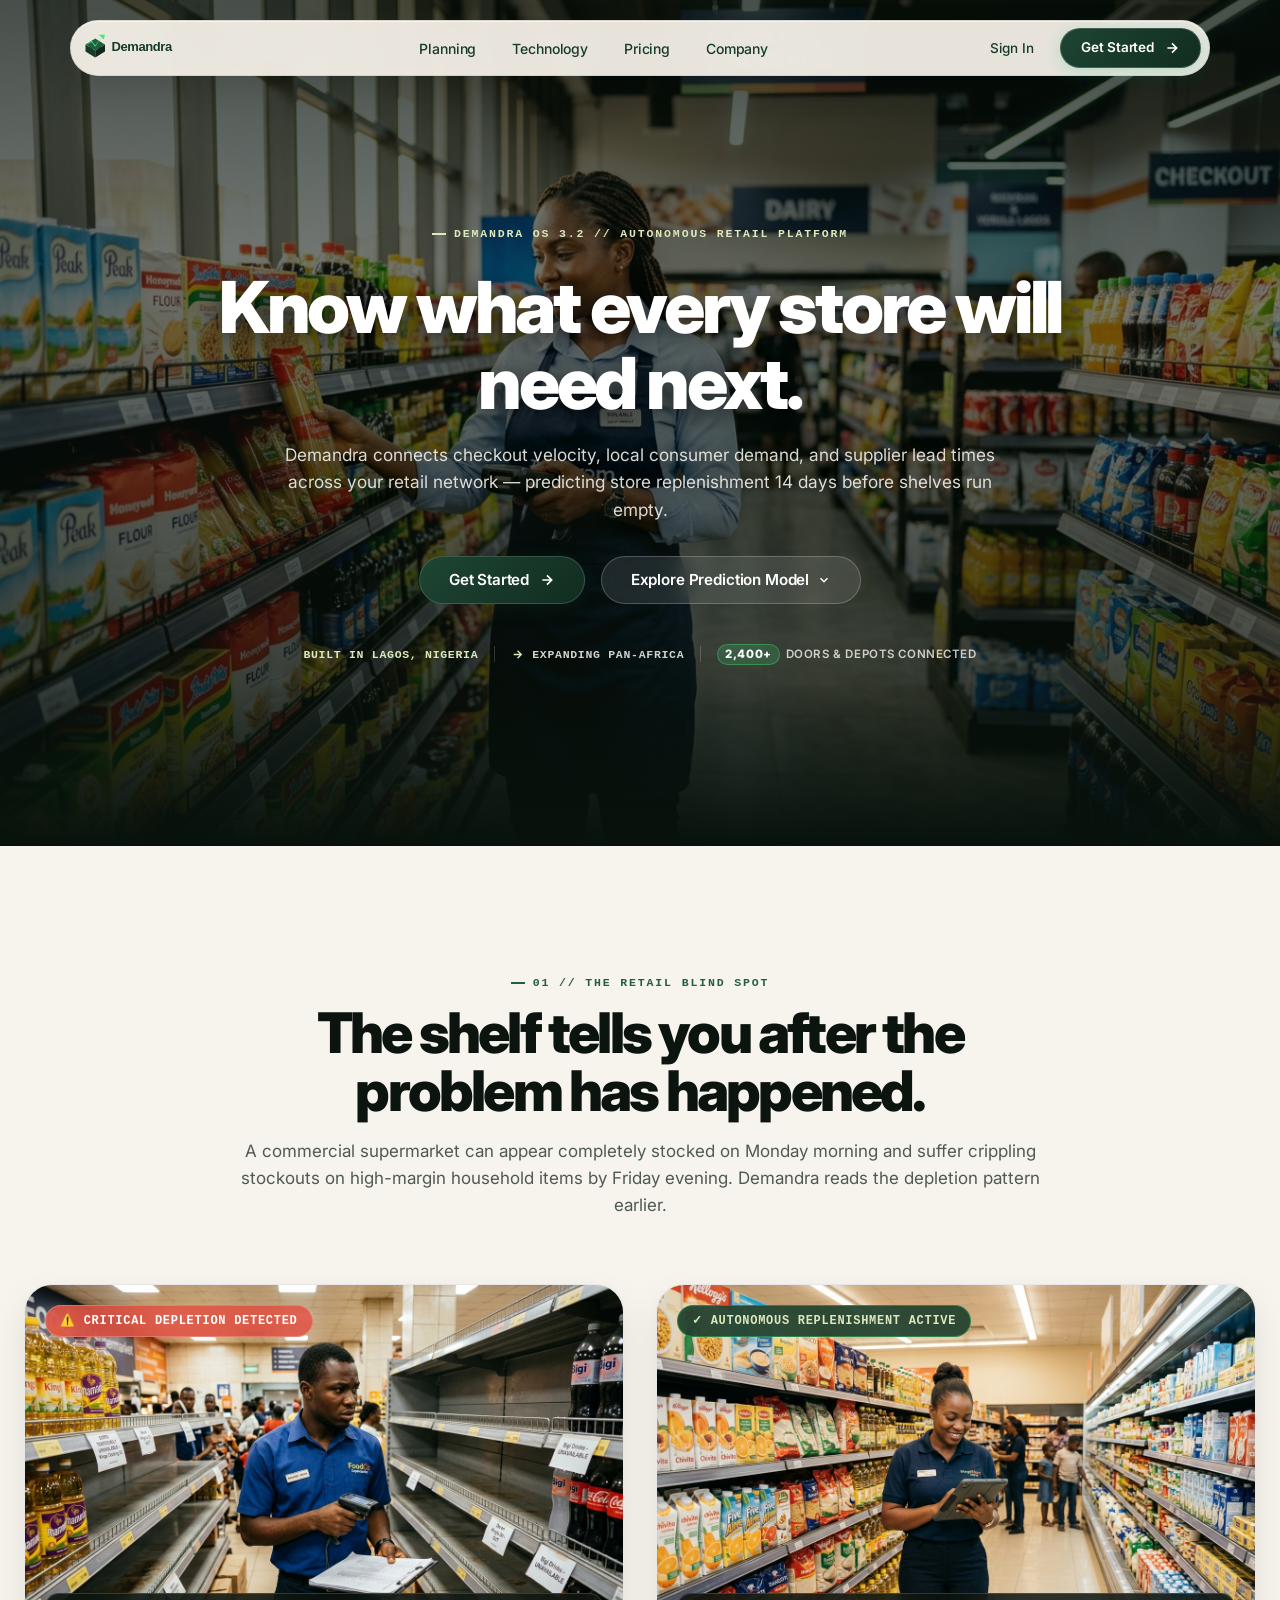
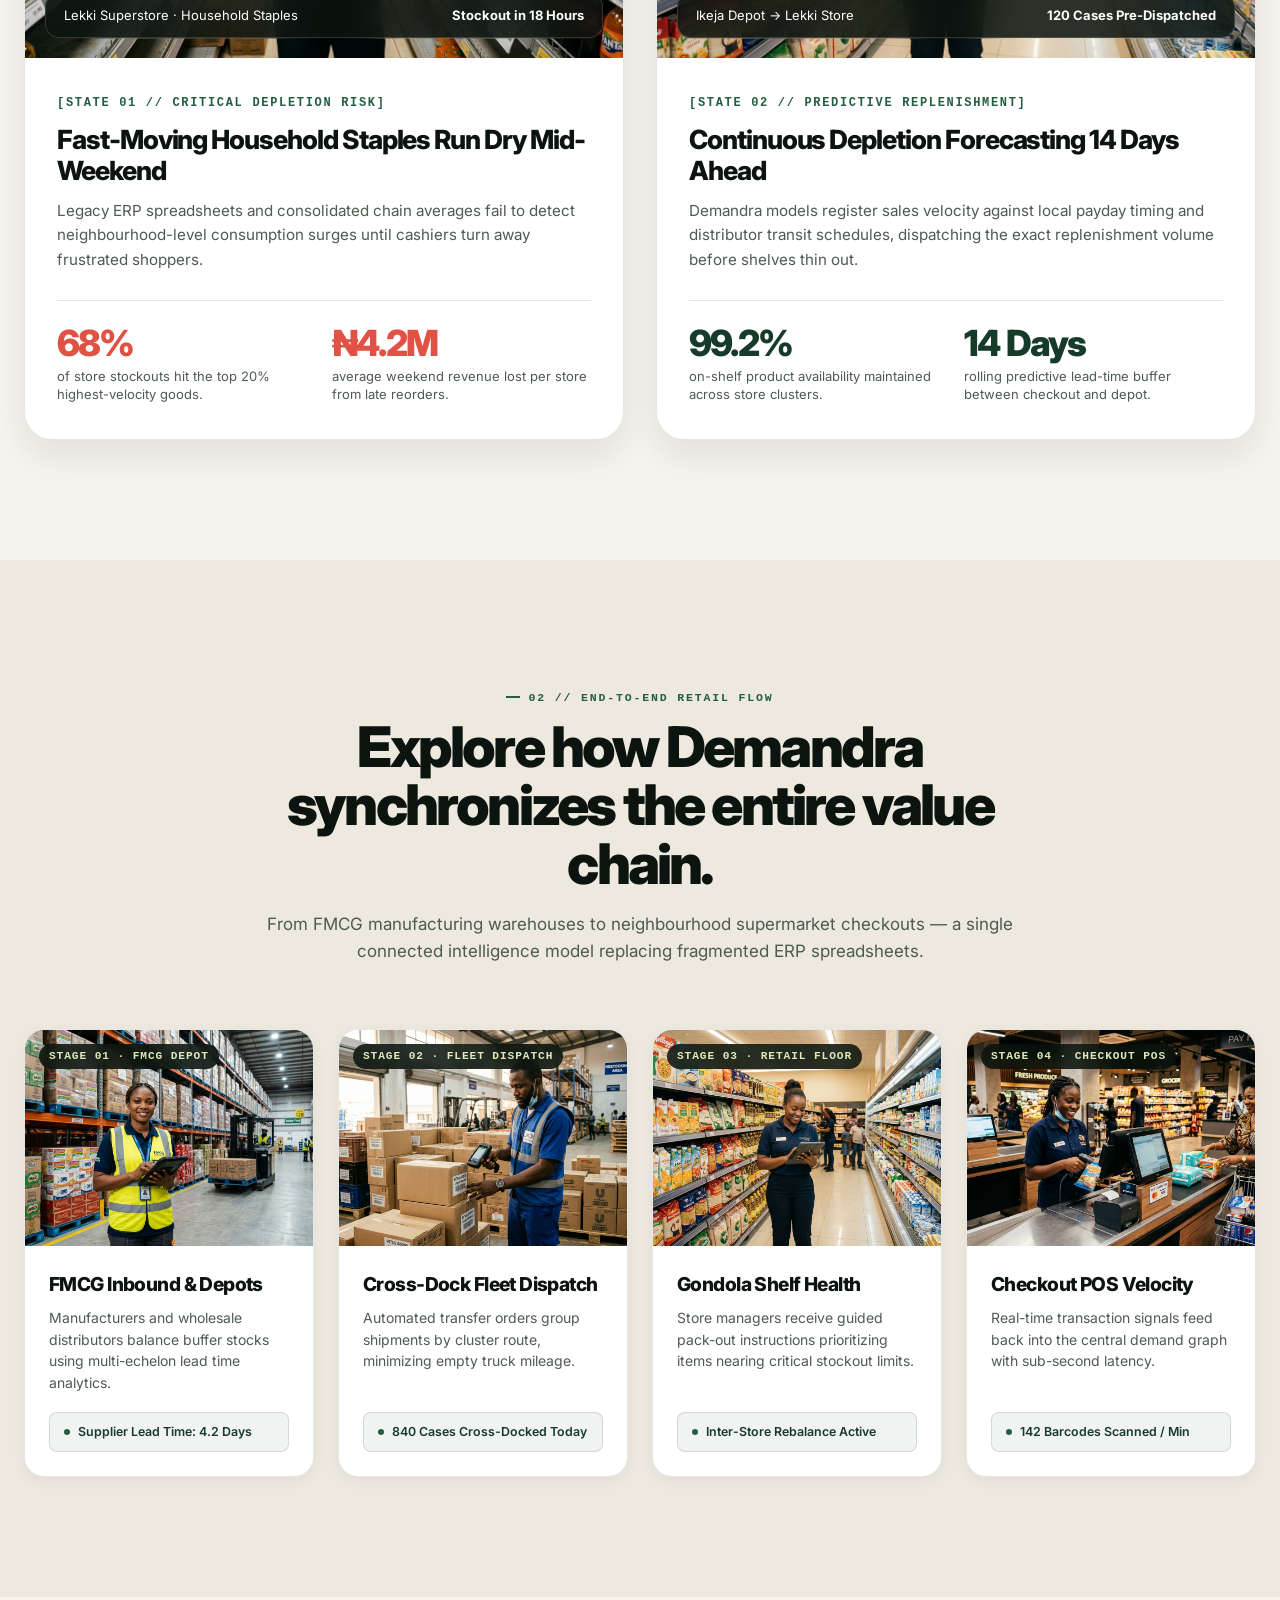
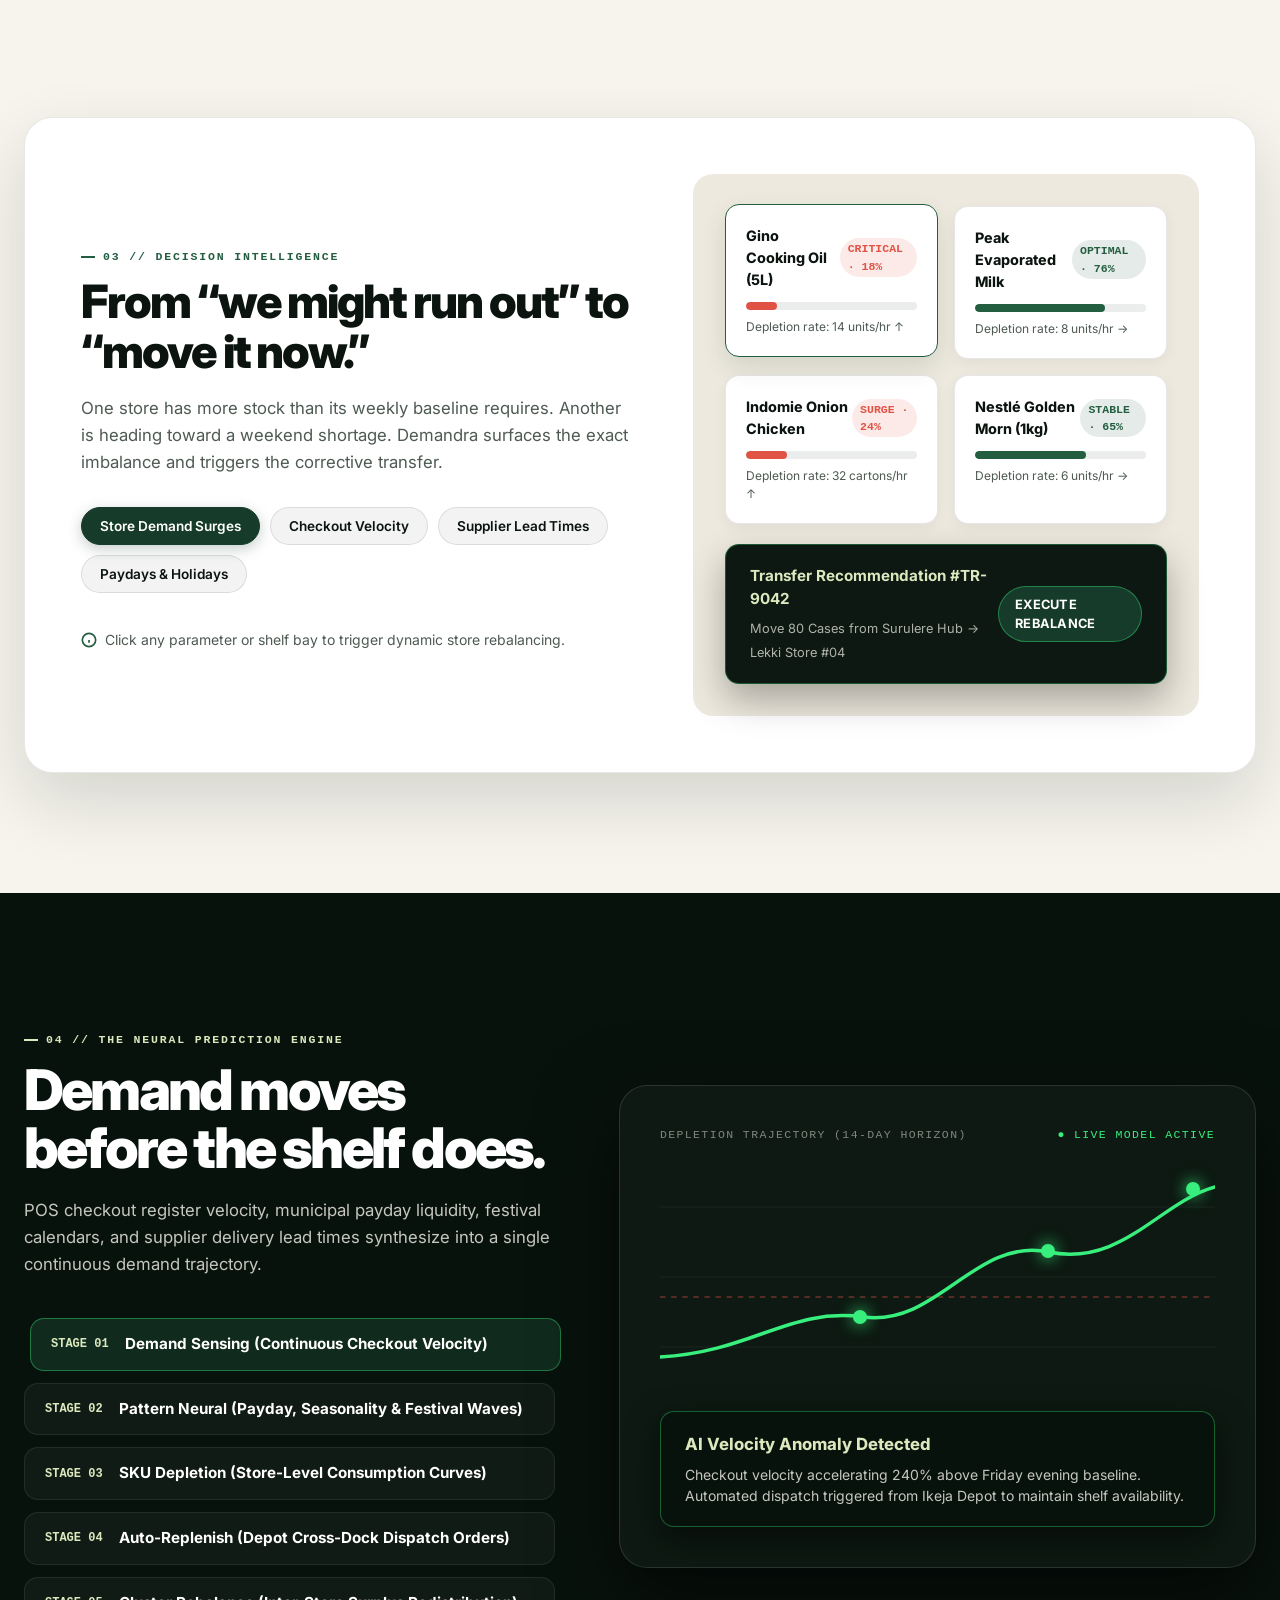
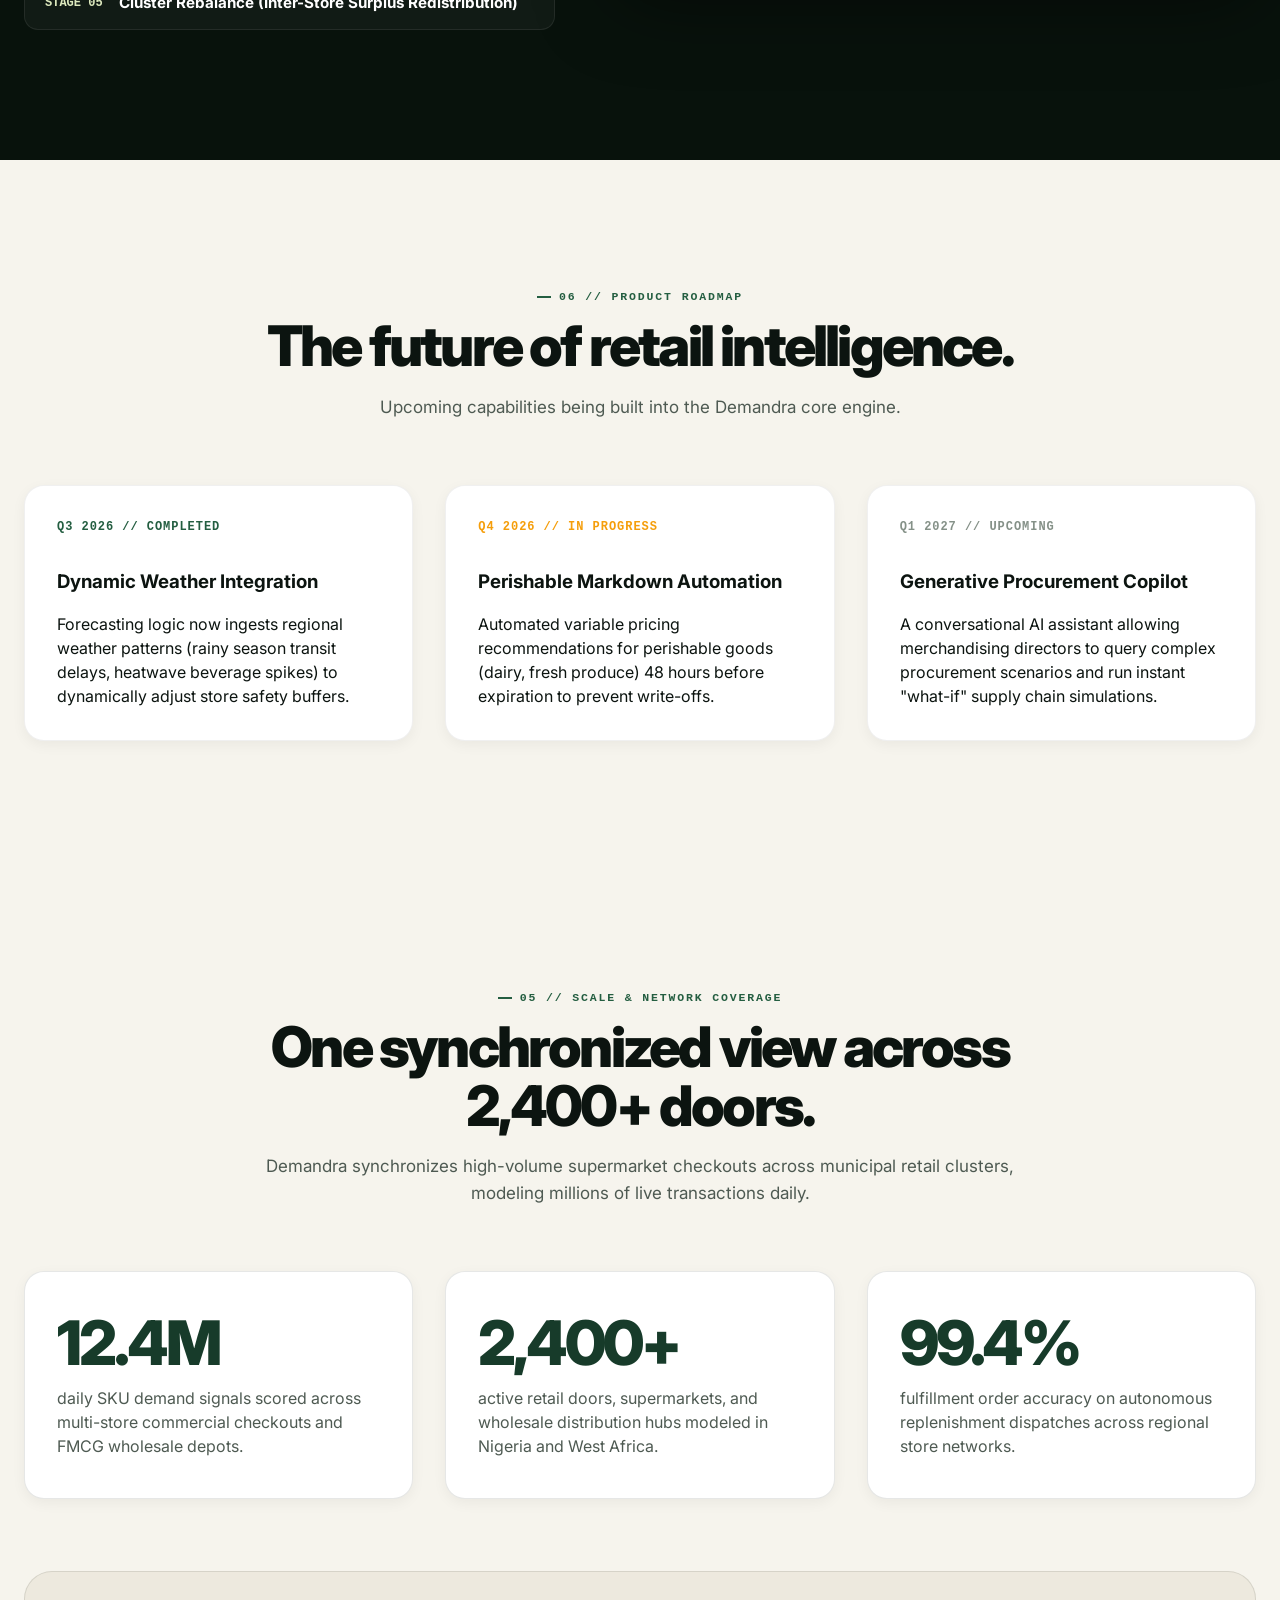
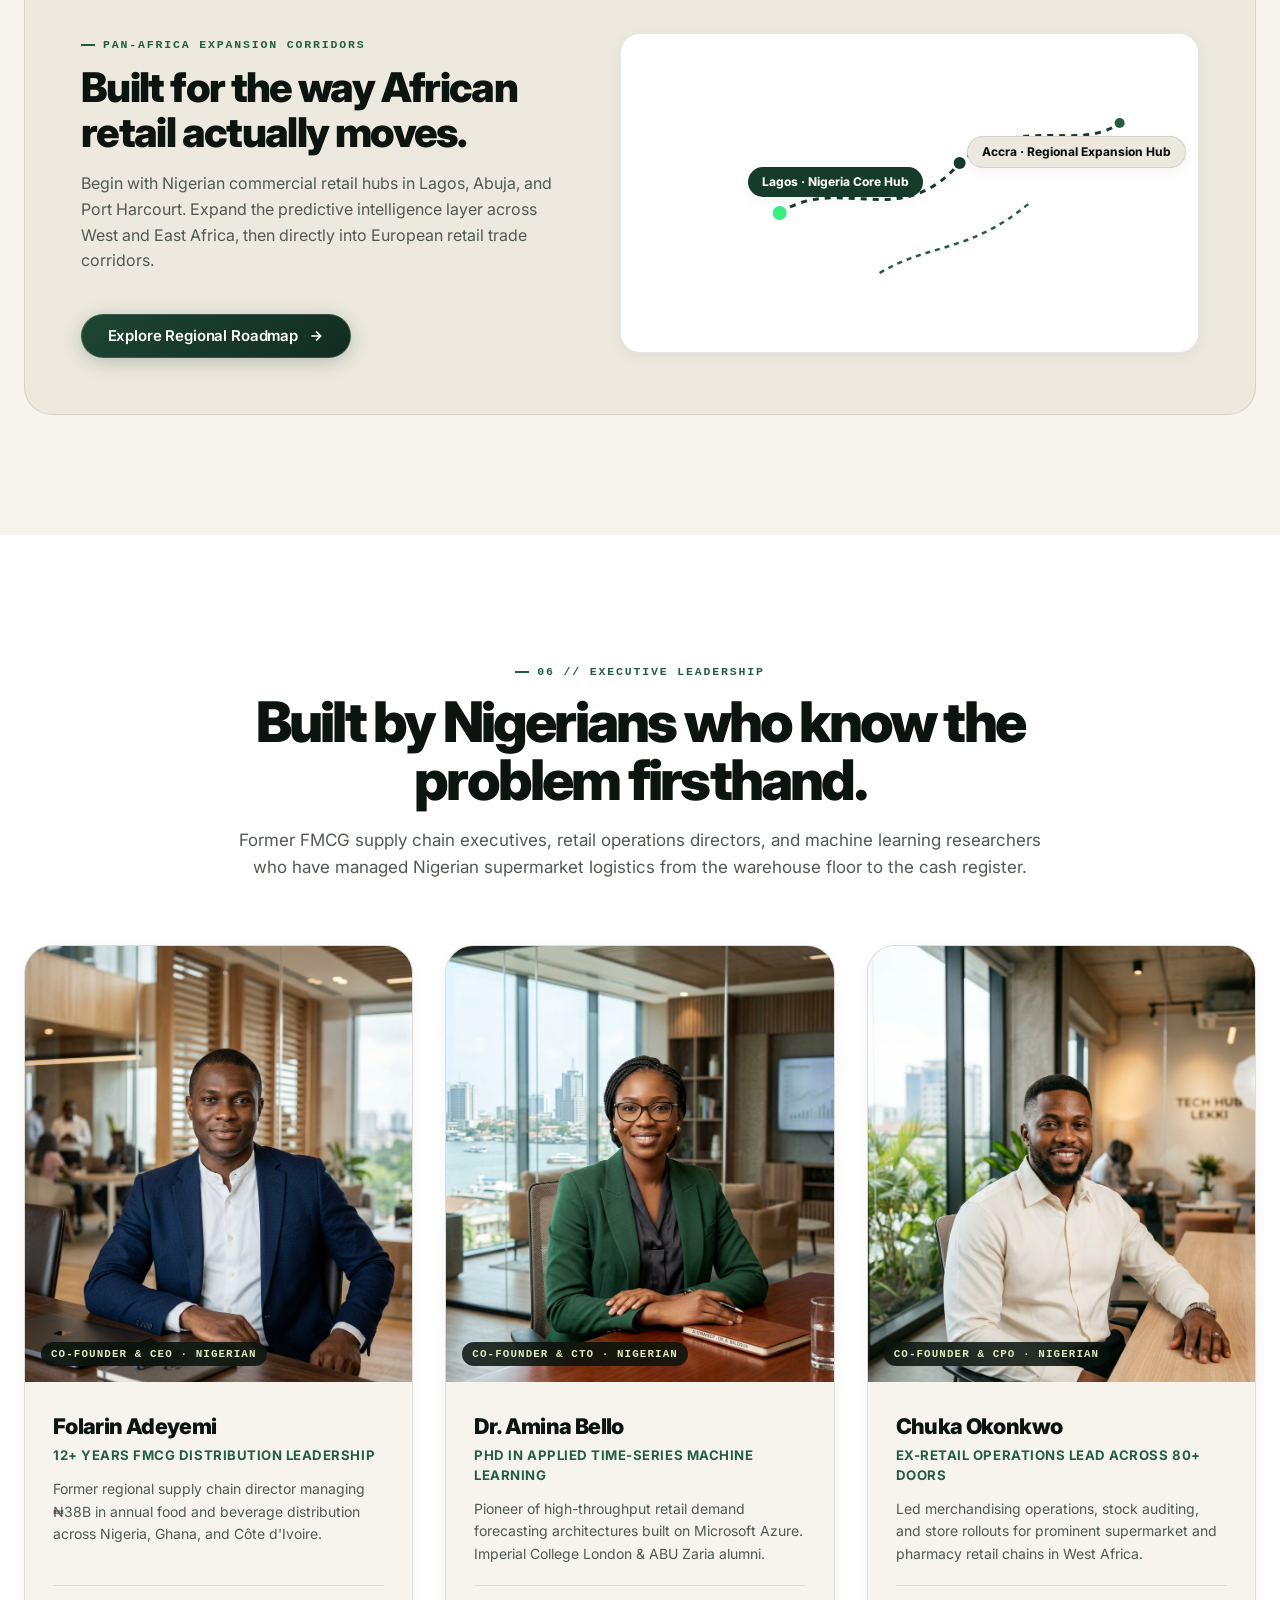
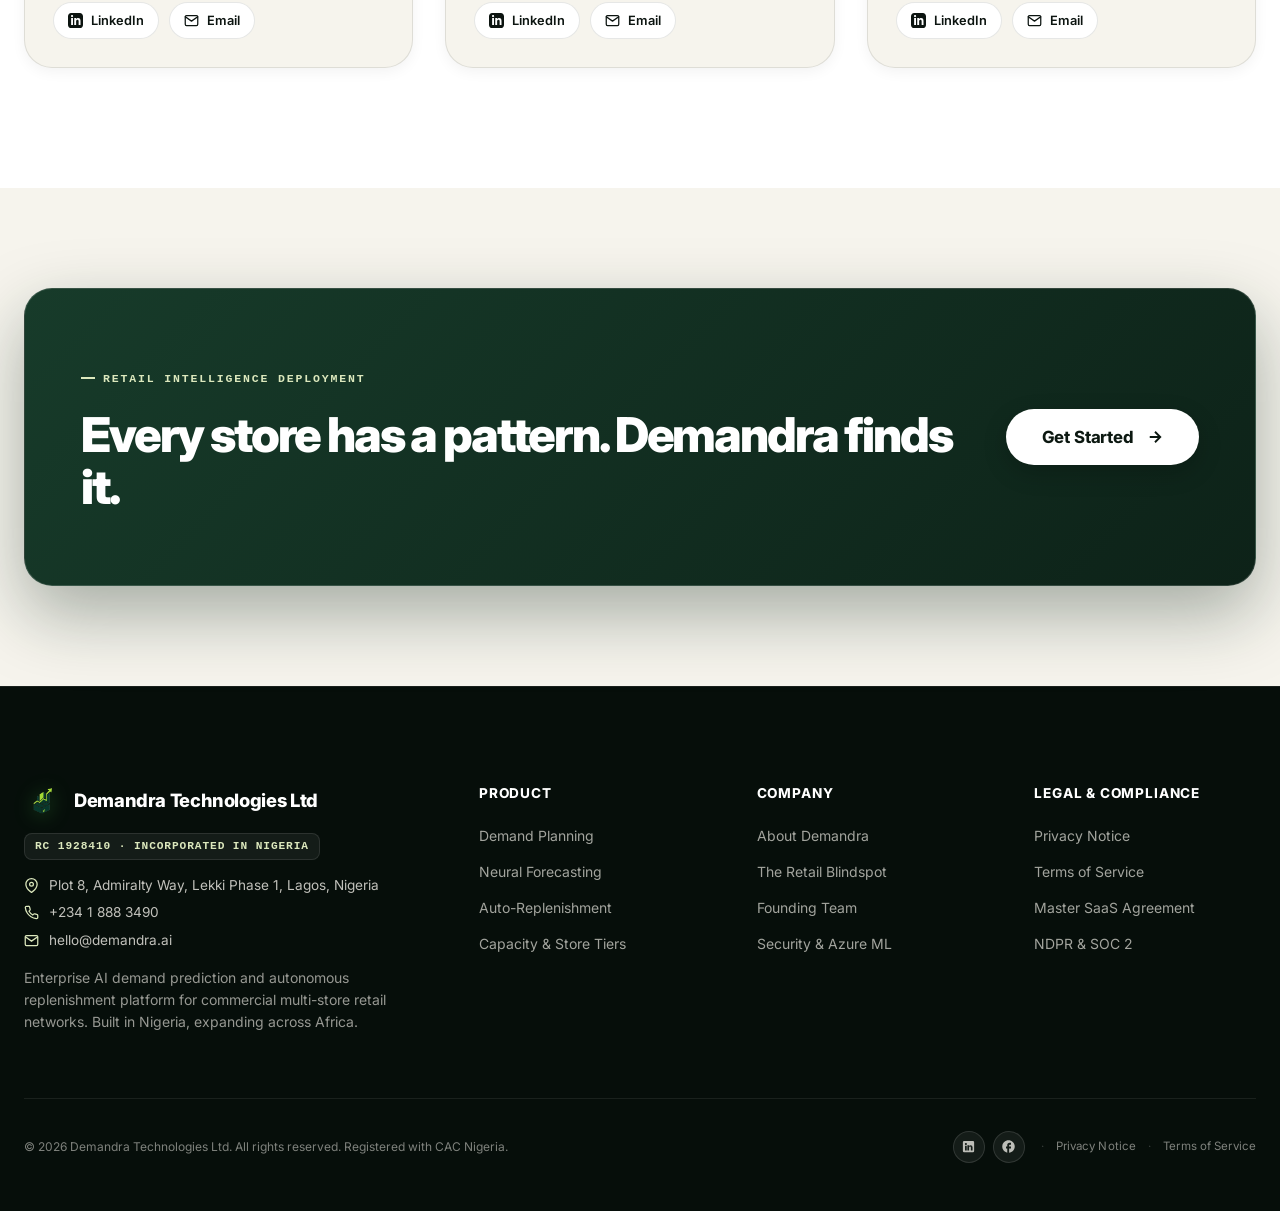
<file: index.html>
<!DOCTYPE html>
<html lang="en">
<head>
  <meta charset="utf-8" />
  <meta name="viewport" content="width=device-width, initial-scale=1" />
  <title>Demandra — AI Demand Prediction &amp; Unified Retail Planning</title>
  <meta name="description" content="Know what every store will need next. Demandra connects checkout velocity, local consumer demand, and supplier lead times to predict store replenishment 14 days before shelves run empty." />
  <meta name="theme-color" content="#08120c" />
  <link rel="canonical" href="https://demandra.ai/" />

  <!-- Open Graph -->
  <meta property="og:type" content="website" />
  <meta property="og:site_name" content="Demandra" />
  <meta property="og:title" content="Demandra — Retail Demand Intelligence" />
  <meta property="og:description" content="Enterprise AI retail demand prediction and replenishment platform for multi-store chains." />
  <meta property="og:image" content="assets/img/hero-supermarket.jpg" />

  <!-- Fonts: Inter -->
  <link rel="preconnect" href="https://fonts.googleapis.com" />
  <link rel="preconnect" href="https://fonts.gstatic.com" crossorigin />
  <link href="https://fonts.googleapis.com/css2?family=Inter:wght@400;500;600;700;800;850&display=swap" rel="stylesheet" />

  <link rel="stylesheet" href="assets/styles.css" />

  <!-- Structured Data: Organization -->
  <script type="application/ld+json">
  {
    "@context": "https://schema.org",
    "@type": "Organization",
    "name": "Demandra Technologies Ltd",
    "url": "https://demandra.ai/",
    "logo": "https://demandra.ai/assets/logo-mark.png",
    "description": "Enterprise AI retail demand forecasting and inventory replenishment platform for multi-store supermarket chains and FMCG distributors.",
    "address": {
      "@type": "PostalAddress",
      "streetAddress": "Plot 8, Admiralty Way, Lekki Phase 1",
      "addressLocality": "Lagos",
      "addressCountry": "NG"
    }
  }
  </script>
</head>
<body>
  <a class="skip-link" href="#mainContent">Skip to main content</a>

  <!-- ============================ 1. FLOATING NAVIGATION BAR (Ultra-Sleek Pill Navbar) ============================ -->
  <header class="site-nav-wrapper" id="siteNavWrapper">
    <div class="nav-pill-container">
      <!-- Authentic Demandra Brand Symbol (Extracted Directly from Master PRD Artwork) -->
      <a href="index.html" class="nav-brand-symbol" aria-label="Demandra Home">
        <img src="assets/img/logo-dark.svg" alt="Demandra Symbol" height="32" width="130" style="object-fit: contain;">
      </a>

      <!-- Spacious Primary Navigation Links (Per PRD Section 5) -->
      <nav class="nav-links" aria-label="Primary Navigation">
        <a href="solution.html" class="nav-link">Planning</a>
        <a href="technology.html" class="nav-link">Technology</a>
        <a href="pricing.html" class="nav-link">Pricing</a>
        <a href="about.html" class="nav-link">Company</a>
      </nav>

      <!-- Nav Actions -->
      <div class="nav-actions">
        <a href="login.html" class="btn-nav-signin">Sign In</a>
        <button type="button" class="btn-primary btn-nav-cta" data-open-modal>
          Get Started
          <svg viewBox="0 0 24 24" fill="none" stroke="currentColor" stroke-width="2.5"><path d="M5 12h14M12 5l7 7-7 7"/></svg>
        </button>
        <button type="button" class="mobile-toggle" id="mobileToggle" aria-label="Open mobile navigation">
          <svg width="22" height="22" viewBox="0 0 24 24" fill="none" stroke="currentColor" stroke-width="2"><line x1="3" y1="12" x2="21" y2="12"></line><line x1="3" y1="6" x2="21" y2="6"></line><line x1="3" y1="18" x2="21" y2="18"></line></svg>
        </button>
      </div>
    </div>
  </header>

  <!-- Mobile Drawer -->
  <div class="nav-drawer" id="navDrawer">
    <a href="solution.html" class="drawer-link">Planning</a>
    <a href="technology.html" class="drawer-link">Technology</a>
    <a href="pricing.html" class="drawer-link">Pricing</a>
    <a href="about.html" class="drawer-link">Company</a>
    <a href="login.html" class="drawer-link">Retail Ops Portal</a>
    <button type="button" class="btn-primary" style="width: 100%; justify-content: center; margin-top: 1rem;" data-open-modal>
      Get Started
      <svg viewBox="0 0 24 24" fill="none" stroke="currentColor" stroke-width="2.5"><path d="M5 12h14M12 5l7 7-7 7"/></svg>
    </button>
  </div>

  <main id="mainContent">

    <!-- ============================ 2. HERO — CINEMATIC FULL VIDEO BACKGROUND THEATER ============================ -->
    <section class="hero-stage" id="hero">
      <!-- Full Widescreen Video Backdrop Layer -->
      <div class="hero-video-backdrop">
        <video class="hero-bg-video" id="heroVideoElem" poster="assets/img/hero-supermarket.jpg" playsinline muted loop autoplay aria-label="Nigerian commercial retail inventory operations documentary video">
          <source src="assets/video/hero-flow.mp4" type="video/mp4" />
        </video>
        <div class="hero-video-overlay"></div>
      </div>

      <div class="container hero-container">
        <!-- Editorial Headline Block (Crisp Contrast & Pure Uncluttered Video Backdrop) -->
        <div class="hero-editorial-center">
          <div class="mono-tag mono-tag-light">DEMANDRA OS 3.2 // AUTONOMOUS RETAIL PLATFORM</div>

          <h1>Know what every store will need next.</h1>

          <p class="hero-subtext">
            Demandra connects checkout velocity, local consumer demand, and supplier lead times across your retail network — predicting store replenishment 14 days before shelves run empty.
          </p>

          <div class="hero-cta-group">
            <button type="button" class="btn-primary btn-hero" data-open-modal>
              Get Started
              <svg viewBox="0 0 24 24" fill="none" stroke="currentColor" stroke-width="2.5"><path d="M5 12h14M12 5l7 7-7 7"/></svg>
            </button>
            <a class="btn-secondary btn-hero" href="#neural-engine">
              Explore Prediction Model
              <svg width="14" height="14" viewBox="0 0 24 24" fill="none" stroke="currentColor" stroke-width="2.5"><polyline points="6 9 12 15 18 9"></polyline></svg>
            </a>
          </div>

          <!-- Creative, Bespoke Continental Scale & Origin Capsule -->
          <div class="hero-expansion-capsule">
            <div class="capsule-segment capsule-origin">
              <span class="capsule-label">BUILT IN LAGOS, NIGERIA</span>
            </div>
            <span class="capsule-divider"></span>
            <div class="capsule-segment capsule-corridor">
              <svg width="13" height="13" viewBox="0 0 24 24" fill="none" stroke="var(--accent-lime)" stroke-width="2.5"><path d="M5 12h14M12 5l7 7-7 7"/></svg>
              <span>EXPANDING PAN-AFRICA</span>
            </div>
            <span class="capsule-divider"></span>
            <div class="capsule-segment capsule-metric">
              <span class="capsule-num">2,400+</span>
              <span>DOORS &amp; DEPOTS CONNECTED</span>
            </div>
          </div>
        </div>
      </div>
    </section>

    <!-- ============================ 3. SECTION 1: THE RETAIL BLINDSPOT (Before vs After Imagery) ============================ -->
    <section class="section-blindspot reveal-fade" id="blindspot">
      <div class="container">
        <div class="section-head-center">
          <div class="mono-tag">01 // THE RETAIL BLIND SPOT</div>
          <h2>The shelf tells you after the problem has happened.</h2>
          <p>
            A commercial supermarket can appear completely stocked on Monday morning and suffer crippling stockouts on high-margin household items by Friday evening. Demandra reads the depletion pattern earlier.
          </p>
        </div>

        <!-- Dual Photographic Comparison Showcase -->
        <div class="blindspot-comparison-grid">
          <!-- Card 1: The Blindspot (Depletion Risk) -->
          <article class="blindspot-card">
            <div class="blindspot-photo-frame">
              <img src="assets/img/problem-shelves.jpg" alt="Nigerian supermarket inventory manager standing before depleted, bare retail shelves" />
              <div class="blindspot-status-badge badge-risk">
                <span>⚠️ CRITICAL DEPLETION DETECTED</span>
              </div>
              <div class="blindspot-floating-alert">
                <span>Lekki Superstore · Household Staples</span>
                <strong>Stockout in 18 Hours</strong>
              </div>
            </div>
            <div class="blindspot-body">
              <div class="blindspot-meta-step">[STATE 01 // CRITICAL DEPLETION RISK]</div>
              <h3>Fast-Moving Household Staples Run Dry Mid-Weekend</h3>
              <p>
                Legacy ERP spreadsheets and consolidated chain averages fail to detect neighbourhood-level consumption surges until cashiers turn away frustrated shoppers.
              </p>
              <div class="card-stats-duo">
                <div class="card-stat-box">
                  <div class="card-stat-num card-stat-num-danger">68%</div>
                  <div class="card-stat-lbl">of store stockouts hit the top 20% highest-velocity goods.</div>
                </div>
                <div class="card-stat-box">
                  <div class="card-stat-num card-stat-num-danger">₦4.2M</div>
                  <div class="card-stat-lbl">average weekend revenue lost per store from late reorders.</div>
                </div>
              </div>
            </div>
          </article>

          <!-- Card 2: Autonomous Replenishment (Demandra Solution) -->
          <article class="blindspot-card">
            <div class="blindspot-photo-frame">
              <img src="assets/img/replenished-aisle.jpg" alt="Nigerian retail merchandising supervisor standing proudly beside fully-stocked, perfectly organized supermarket aisles" />
              <div class="blindspot-status-badge badge-synchronized">
                <span>✓ AUTONOMOUS REPLENISHMENT ACTIVE</span>
              </div>
              <div class="blindspot-floating-alert">
                <span>Ikeja Depot → Lekki Store</span>
                <strong>120 Cases Pre-Dispatched</strong>
              </div>
            </div>
            <div class="blindspot-body">
              <div class="blindspot-meta-step">[STATE 02 // PREDICTIVE REPLENISHMENT]</div>
              <h3>Continuous Depletion Forecasting 14 Days Ahead</h3>
              <p>
                Demandra models register sales velocity against local payday timing and distributor transit schedules, dispatching the exact replenishment volume before shelves thin out.
              </p>
              <div class="card-stats-duo">
                <div class="card-stat-box">
                  <div class="card-stat-num">99.2%</div>
                  <div class="card-stat-lbl">on-shelf product availability maintained across store clusters.</div>
                </div>
                <div class="card-stat-box">
                  <div class="card-stat-num">14 Days</div>
                  <div class="card-stat-lbl">rolling predictive lead-time buffer between checkout and depot.</div>
                </div>
              </div>
            </div>
          </article>
        </div>
      </div>
    </section>

    <!-- ============================ 4. SECTION 2: RETAIL VALUE CHAIN (Iconic Pipeline View) ============================ -->
    <section class="section-value-chain reveal-up" id="value-chain">
      <div class="container">
        <div class="section-head-center">
          <div class="mono-tag">02 // END-TO-END RETAIL FLOW</div>
          <h2>Explore how Demandra synchronizes the entire value chain.</h2>
          <p>
            From FMCG manufacturing warehouses to neighbourhood supermarket checkouts — a single connected intelligence model replacing fragmented ERP spreadsheets.
          </p>
        </div>

        <div class="chain-flow-grid">
          <!-- Node 1: FMCG Supply & Warehouse -->
          <div class="chain-node-card">
            <div class="chain-photo-wrap">
              <img src="assets/img/warehouse-logistics.jpg" alt="Nigerian FMCG logistics supervisor managing inventory in high-density pallet warehouse in Lagos" />
              <span class="chain-stage-pill">STAGE 01 · FMCG DEPOT</span>
            </div>
            <div class="chain-body">
              <h4>FMCG Inbound &amp; Depots</h4>
              <p>Manufacturers and wholesale distributors balance buffer stocks using multi-echelon lead time analytics.</p>
              <div class="chain-telemetry-chip">
                <span class="indicator"></span>
                <span>Supplier Lead Time: 4.2 Days</span>
              </div>
            </div>
          </div>

          <!-- Node 2: Central Fleet Cross-Dock -->
          <div class="chain-node-card">
            <div class="chain-photo-wrap">
              <img src="assets/img/retail-dispatch.jpg" alt="Logistics delivery vehicles and dispatch coordination in Lagos distribution hub" />
              <span class="chain-stage-pill">STAGE 02 · FLEET DISPATCH</span>
            </div>
            <div class="chain-body">
              <h4>Cross-Dock Fleet Dispatch</h4>
              <p>Automated transfer orders group shipments by cluster route, minimizing empty truck mileage.</p>
              <div class="chain-telemetry-chip">
                <span class="indicator"></span>
                <span>840 Cases Cross-Docked Today</span>
              </div>
            </div>
          </div>

          <!-- Node 3: Supermarket Floor & Gondolas -->
          <div class="chain-node-card">
            <div class="chain-photo-wrap">
              <img src="assets/img/replenished-aisle.jpg" alt="Organized supermarket grocery aisle in Lagos commercial retail center" />
              <span class="chain-stage-pill">STAGE 03 · RETAIL FLOOR</span>
            </div>
            <div class="chain-body">
              <h4>Gondola Shelf Health</h4>
              <p>Store managers receive guided pack-out instructions prioritizing items nearing critical stockout limits.</p>
              <div class="chain-telemetry-chip">
                <span class="indicator"></span>
                <span>Inter-Store Rebalance Active</span>
              </div>
            </div>
          </div>

          <!-- Node 4: Checkout POS Velocity -->
          <div class="chain-node-card">
            <div class="chain-photo-wrap">
              <img src="assets/img/retail-checkout.jpg" alt="Nigerian cashier scanning FMCG packaged goods at modern supermarket checkout counter in Lagos" />
              <span class="chain-stage-pill">STAGE 04 · CHECKOUT POS</span>
            </div>
            <div class="chain-body">
              <h4>Checkout POS Velocity</h4>
              <p>Real-time transaction signals feed back into the central demand graph with sub-second latency.</p>
              <div class="chain-telemetry-chip">
                <span class="indicator"></span>
                <span>142 Barcodes Scanned / Min</span>
              </div>
            </div>
          </div>
        </div>
      </div>
    </section>

    <!-- ============================ 5. SECTION 3: THE DECISION SCENE (Dynamic UI) ============================ -->
    <section class="section-decision-scene reveal-fade" id="decision-scene">
      <div class="container">
        <div class="decision-theater-box">
          <!-- Left Interactive Controls -->
          <div class="decision-copy-side">
            <div class="mono-tag">03 // DECISION INTELLIGENCE</div>
            <h3>From “we might run out” to “move it now.”</h3>
            <p>
              One store has more stock than its weekly baseline requires. Another is heading toward a weekend shortage. Demandra surfaces the exact imbalance and triggers the corrective transfer.
            </p>

            <div class="param-chips-grid">
              <button type="button" class="param-chip is-active" data-param="demand">Store Demand Surges</button>
              <button type="button" class="param-chip" data-param="velocity">Checkout Velocity</button>
              <button type="button" class="param-chip" data-param="leadtime">Supplier Lead Times</button>
              <button type="button" class="param-chip" data-param="payday">Paydays &amp; Holidays</button>
            </div>

            <div style="font-size: 0.875rem; color: var(--text-muted); display: flex; align-items: center; gap: 8px;">
              <svg width="16" height="16" viewBox="0 0 24 24" fill="none" stroke="var(--accent-emerald)" stroke-width="2.5"><circle cx="12" cy="12" r="10"></circle><line x1="12" y1="16" x2="12" y2="12"></line><line x1="12" y1="8" x2="12.01" y2="8"></line></svg>
              <span>Click any parameter or shelf bay to trigger dynamic store rebalancing.</span>
            </div>
          </div>

          <!-- Right Shelf Simulation Gondola -->
          <div class="gondola-display-stage">
            <div class="gondola-shelves-grid">
              <!-- Bay 1: Cooking Oil -->
              <div class="shelf-bay-card is-active" data-bay="0">
                <div class="shelf-bay-meta">
                  <span class="shelf-sku-name">Gino Cooking Oil (5L)</span>
                  <span class="shelf-stock-pill pill-low" id="pillBay0">CRITICAL · 18%</span>
                </div>
                <div class="shelf-level-visual">
                  <div class="shelf-fill-bar is-critical" id="barBay0" style="width: 18%;"></div>
                </div>
                <div class="shelf-depletion-rate" id="rateBay0">Depletion rate: 14 units/hr ↑</div>
              </div>

              <!-- Bay 2: Peak Milk -->
              <div class="shelf-bay-card" data-bay="1">
                <div class="shelf-bay-meta">
                  <span class="shelf-sku-name">Peak Evaporated Milk</span>
                  <span class="shelf-stock-pill pill-ok" id="pillBay1">OPTIMAL · 76%</span>
                </div>
                <div class="shelf-level-visual">
                  <div class="shelf-fill-bar" id="barBay1" style="width: 76%;"></div>
                </div>
                <div class="shelf-depletion-rate" id="rateBay1">Depletion rate: 8 units/hr →</div>
              </div>

              <!-- Bay 3: Indomie Noodles -->
              <div class="shelf-bay-card" data-bay="2">
                <div class="shelf-bay-meta">
                  <span class="shelf-sku-name">Indomie Onion Chicken</span>
                  <span class="shelf-stock-pill pill-low" id="pillBay2">SURGE · 24%</span>
                </div>
                <div class="shelf-level-visual">
                  <div class="shelf-fill-bar is-critical" id="barBay2" style="width: 24%;"></div>
                </div>
                <div class="shelf-depletion-rate" id="rateBay2">Depletion rate: 32 cartons/hr ↑</div>
              </div>

              <!-- Bay 4: Golden Morn -->
              <div class="shelf-bay-card" data-bay="3">
                <div class="shelf-bay-meta">
                  <span class="shelf-sku-name">Nestlé Golden Morn (1kg)</span>
                  <span class="shelf-stock-pill pill-ok" id="pillBay3">STABLE · 65%</span>
                </div>
                <div class="shelf-level-visual">
                  <div class="shelf-fill-bar" id="barBay3" style="width: 65%;"></div>
                </div>
                <div class="shelf-depletion-rate" id="rateBay3">Depletion rate: 6 units/hr →</div>
              </div>
            </div>

            <!-- Floating AI Dispatch Order Card -->
            <div class="floating-dispatch-order" id="dispatchCard">
              <div class="dispatch-info">
                <strong id="dispatchTitle">Transfer Recommendation #TR-9042</strong>
                <span id="dispatchSubtitle">Move 80 Cases from Surulere Hub → Lekki Store #04</span>
              </div>
              <div class="dispatch-action-badge" id="dispatchBadge">EXECUTE REBALANCE</div>
            </div>
          </div>
        </div>
      </div>
    </section>

    <!-- ============================ 6. SECTION 4: THE NEURAL ENGINE (Model Transparency) ============================ -->
    <section class="section-neural-engine reveal-up" id="neural-engine">
      <div class="container">
        <div class="neural-grid-layout">
          <!-- Left Narrative & Pipeline -->
          <div class="neural-narrative-side">
            <div class="mono-tag mono-tag-light">04 // THE NEURAL PREDICTION ENGINE</div>
            <h2>Demand moves before the shelf does.</h2>
            <p>
              POS checkout register velocity, municipal payday liquidity, festival calendars, and supplier delivery lead times synthesize into a single continuous demand trajectory.
            </p>

            <div class="neural-pipeline-list">
              <div class="pipeline-node-item is-active" data-step="0">
                <span class="pipeline-stage-idx">STAGE 01</span>
                <span class="pipeline-stage-name">Demand Sensing (Continuous Checkout Velocity)</span>
              </div>
              <div class="pipeline-node-item" data-step="1">
                <span class="pipeline-stage-idx">STAGE 02</span>
                <span class="pipeline-stage-name">Pattern Neural (Payday, Seasonality &amp; Festival Waves)</span>
              </div>
              <div class="pipeline-node-item" data-step="2">
                <span class="pipeline-stage-idx">STAGE 03</span>
                <span class="pipeline-stage-name">SKU Depletion (Store-Level Consumption Curves)</span>
              </div>
              <div class="pipeline-node-item" data-step="3">
                <span class="pipeline-stage-idx">STAGE 04</span>
                <span class="pipeline-stage-name">Auto-Replenish (Depot Cross-Dock Dispatch Orders)</span>
              </div>
              <div class="pipeline-node-item" data-step="4">
                <span class="pipeline-stage-idx">STAGE 05</span>
                <span class="pipeline-stage-name">Cluster Rebalance (Inter-Store Surplus Redistribution)</span>
              </div>
            </div>
          </div>

          <!-- Right Interactive SVG Neural Graph Canvas -->
          <div class="neural-graph-stage">
            <div style="display: flex; justify-content: space-between; align-items: center;">
              <span class="graph-axis-label">Depletion Trajectory (14-Day Horizon)</span>
              <span class="graph-axis-label" style="color: var(--accent-neon);">● Live Model Active</span>
            </div>

            <div class="svg-wave-container">
              <svg viewBox="0 0 600 220" preserveAspectRatio="none">
                <!-- Grid Lines -->
                <line x1="0" y1="40" x2="600" y2="40" stroke="rgba(255,255,255,0.06)" stroke-width="1"/>
                <line x1="0" y1="110" x2="600" y2="110" stroke="rgba(255,255,255,0.06)" stroke-width="1"/>
                <line x1="0" y1="180" x2="600" y2="180" stroke="rgba(255,255,255,0.06)" stroke-width="1"/>

                <!-- Threshold Dotted Line -->
                <line x1="0" y1="130" x2="600" y2="130" stroke="rgba(224, 82, 68, 0.45)" stroke-width="1.5" stroke-dasharray="6 6"/>

                <!-- Dynamic Neural Wave -->
                <path id="wavePath" d="M0 190 C100 185 140 140 220 150 C300 160 340 70 420 85 C500 100 540 35 600 20" fill="none" stroke="var(--accent-neon)" stroke-width="3.5" stroke-linecap="round"/>
              </svg>

              <!-- Interactive Node Points -->
              <i class="wave-pulse-node" id="nodePt1" style="top: 68%; left: 36%;" title="Velocity Surge Detected"></i>
              <i class="wave-pulse-node" id="nodePt2" style="top: 38%; left: 70%;" title="Neural Threshold Triggered"></i>
              <i class="wave-pulse-node" id="nodePt3" style="top: 10%; left: 96%;" title="Replenishment Dispatched"></i>
            </div>

            <!-- Dynamic Forecast Live Callout -->
            <div class="neural-forecast-callout" id="forecastCallout">
              <strong id="fcTitle">AI Velocity Anomaly Detected</strong>
              <span id="fcDesc">Checkout velocity accelerating 240% above Friday evening baseline. Automated dispatch triggered from Ikeja Depot to maintain shelf availability.</span>
            </div>
          </div>
        </div>
      </div>
    </section>

    
    <!-- ============================ ROADMAP SECTION ============================ -->
    <section class="section-roadmap section-padding" id="roadmap">
      <div class="container">
        <div class="section-head-center">
          <div class="mono-tag">06 // PRODUCT ROADMAP</div>
          <h2>The future of retail intelligence.</h2>
          <p>Upcoming capabilities being built into the Demandra core engine.</p>
        </div>
        <div class="cards-triad">
          <div class="feature-card" style="background: var(--bg-surface); padding: 32px; border-radius: var(--radius-lg); border: 1px solid rgba(0,0,0,0.06);">
            <span class="feature-card-num" style="color: var(--accent-emerald);">Q3 2026 // COMPLETED</span>
            <h3 style="margin: 16px 0;">Dynamic Weather Integration</h3>
            <p>Forecasting logic now ingests regional weather patterns (rainy season transit delays, heatwave beverage spikes) to dynamically adjust store safety buffers.</p>
          </div>
          <div class="feature-card" style="background: var(--bg-surface); padding: 32px; border-radius: var(--radius-lg); border: 1px solid rgba(0,0,0,0.06);">
            <span class="feature-card-num" style="color: var(--accent-amber);">Q4 2026 // IN PROGRESS</span>
            <h3 style="margin: 16px 0;">Perishable Markdown Automation</h3>
            <p>Automated variable pricing recommendations for perishable goods (dairy, fresh produce) 48 hours before expiration to prevent write-offs.</p>
          </div>
          <div class="feature-card" style="background: var(--bg-surface); padding: 32px; border-radius: var(--radius-lg); border: 1px solid rgba(0,0,0,0.06);">
            <span class="feature-card-num" style="color: var(--text-faint);">Q1 2027 // UPCOMING</span>
            <h3 style="margin: 16px 0;">Generative Procurement Copilot</h3>
            <p>A conversational AI assistant allowing merchandising directors to query complex procurement scenarios and run instant "what-if" supply chain simulations.</p>
          </div>
        </div>
      </div>
    </section>

      <!-- ============================ 7. SECTION 5: SCALE PROOF (Billion Dollar Backbone) ============================ -->
    <section class="section-scale-proof reveal-fade" id="scale-network">
      <div class="container">
        <div class="section-head-center">
          <div class="mono-tag">05 // SCALE &amp; NETWORK COVERAGE</div>
          <h2>One synchronized view across 2,400+ doors.</h2>
          <p>
            Demandra synchronizes high-volume supermarket checkouts across municipal retail clusters, modeling millions of live transactions daily.
          </p>
        </div>

        <!-- 3 Metric Cells -->
        <div class="scale-metrics-grid">
          <div class="scale-metric-cell">
            <div class="scale-giant-number">12.4M</div>
            <div class="scale-caption">daily SKU demand signals scored across multi-store commercial checkouts and FMCG wholesale depots.</div>
          </div>
          <div class="scale-metric-cell">
            <div class="scale-giant-number">2,400+</div>
            <div class="scale-caption">active retail doors, supermarkets, and wholesale distribution hubs modeled in Nigeria and West Africa.</div>
          </div>
          <div class="scale-metric-cell">
            <div class="scale-giant-number">99.4%</div>
            <div class="scale-caption">fulfillment order accuracy on autonomous replenishment dispatches across regional store networks.</div>
          </div>
        </div>

        <!-- Continental Expansion Corridor Box -->
        <div class="expansion-corridor-box">
          <div class="corridor-copy">
            <div class="mono-tag">PAN-AFRICA EXPANSION CORRIDORS</div>
            <h3>Built for the way African retail actually moves.</h3>
            <p>
              Begin with Nigerian commercial retail hubs in Lagos, Abuja, and Port Harcourt. Expand the predictive intelligence layer across West and East Africa, then directly into European retail trade corridors.
            </p>
            <a class="btn-primary" href="about.html" style="margin-top: 12px;">
              Explore Regional Roadmap
              <svg viewBox="0 0 24 24" fill="none" stroke="currentColor" stroke-width="2.5"><path d="M5 12h14M12 5l7 7-7 7"/></svg>
            </a>
          </div>

          <div class="corridor-map-visual">
            <svg class="corridor-route-svg" viewBox="0 0 500 240" fill="none">
              <!-- Animated dashed route lines connecting hubs -->
              <path d="M120 140 C180 100 240 160 300 90 C360 40 420 80 460 50" stroke="var(--accent-forest)" stroke-width="3" stroke-dasharray="6 6"/>
              <path d="M220 200 C270 170 310 180 370 130" stroke="var(--accent-emerald)" stroke-width="2.5" stroke-dasharray="5 5"/>

              <!-- Pulse dots on map -->
              <circle cx="120" cy="140" r="7" fill="var(--accent-neon)"/>
              <circle cx="300" cy="90" r="6" fill="var(--accent-forest)"/>
              <circle cx="460" cy="50" r="5" fill="var(--accent-emerald)"/>
            </svg>

            <!-- Location Pills -->
            <div class="route-node-pill node-lagos">Lagos · Nigeria Core Hub</div>
            <div class="route-node-pill node-accra">Accra · Regional Expansion Hub</div>
          </div>
        </div>
      </div>
    </section>

    <!-- ============================ 8. SECTION 6: EXECUTIVE LEADERSHIP (100% Authentic Nigerian Team) ============================ -->
    <section class="section-team reveal-fade" id="team">
      <div class="container">
        <div class="section-head-center">
          <div class="mono-tag">06 // EXECUTIVE LEADERSHIP</div>
          <h2>Built by Nigerians who know the problem firsthand.</h2>
          <p>
            Former FMCG supply chain executives, retail operations directors, and machine learning researchers who have managed Nigerian supermarket logistics from the warehouse floor to the cash register.
          </p>
        </div>

        <div class="team-grid-triad">
          <!-- Person 1: Folarin Adeyemi (CEO) -->
          <article class="team-portrait-card reveal-left delay-100">
            <div class="portrait-photo-container">
              <img src="assets/img/team-folarin.jpg" alt="Folarin Adeyemi, Co-founder and CEO of Demandra" />
              <div class="portrait-nationality-pill">CO-FOUNDER &amp; CEO · NIGERIAN</div>
            </div>
            <div class="portrait-details-box">
              <strong>Folarin Adeyemi</strong>
              <span class="portrait-role">12+ Years FMCG Distribution Leadership</span>
              <p class="portrait-bio">Former regional supply chain director managing ₦38B in annual food and beverage distribution across Nigeria, Ghana, and Côte d'Ivoire.</p>
              
              <!-- LinkedIn & Email Icons -->
              <div class="team-social-row">
                <a href="https://linkedin.com" target="_blank" rel="noopener" class="team-social-link" aria-label="LinkedIn profile of Folarin Adeyemi">
                  <svg width="15" height="15" viewBox="0 0 24 24" fill="currentColor"><path d="M19 0h-14c-2.761 0-5 2.239-5 5v14c0 2.761 2.239 5 5 5h14c2.762 0 5-2.239 5-5v-14c0-2.761-2.238-5-5-5zm-11 19h-3v-11h3v11zm-1.5-12.268c-.966 0-1.75-.79-1.75-1.764s.784-1.764 1.75-1.764 1.75.79 1.75 1.764-.783 1.764-1.75 1.764zm13.5 12.268h-3v-5.604c0-3.368-4-3.113-4 0v5.604h-3v-11h3v1.765c1.396-2.586 7-2.777 7 2.476v6.759z"/></svg>
                  <span>LinkedIn</span>
                </a>
                <a href="mailto:folarin@demandra.ai" class="team-social-link" aria-label="Email Folarin Adeyemi">
                  <svg width="15" height="15" viewBox="0 0 24 24" fill="none" stroke="currentColor" stroke-width="2" stroke-linecap="round" stroke-linejoin="round"><path d="M4 4h16c1.1 0 2 .9 2 2v12c0 1.1-.9 2-2 2H4c-1.1 0-2-.9-2-2V6c0-1.1.9-2 2-2z"></path><polyline points="22,6 12,13 2,6"></polyline></svg>
                  <span>Email</span>
                </a>
              </div>
            </div>
          </article>

          <!-- Person 2: Dr. Amina Bello (CTO) -->
          <article class="team-portrait-card reveal-up delay-200">
            <div class="portrait-photo-container">
              <img src="assets/img/team-amina.jpg" alt="Dr. Amina Bello, Co-founder and CTO of Demandra" />
              <div class="portrait-nationality-pill">CO-FOUNDER &amp; CTO · NIGERIAN</div>
            </div>
            <div class="portrait-details-box">
              <strong>Dr. Amina Bello</strong>
              <span class="portrait-role">PhD in Applied Time-Series Machine Learning</span>
              <p class="portrait-bio">Pioneer of high-throughput retail demand forecasting architectures built on Microsoft Azure. Imperial College London &amp; ABU Zaria alumni.</p>
              
              <!-- LinkedIn & Email Icons -->
              <div class="team-social-row">
                <a href="https://linkedin.com" target="_blank" rel="noopener" class="team-social-link" aria-label="LinkedIn profile of Dr. Amina Bello">
                  <svg width="15" height="15" viewBox="0 0 24 24" fill="currentColor"><path d="M19 0h-14c-2.761 0-5 2.239-5 5v14c0 2.761 2.239 5 5 5h14c2.762 0 5-2.239 5-5v-14c0-2.761-2.238-5-5-5zm-11 19h-3v-11h3v11zm-1.5-12.268c-.966 0-1.75-.79-1.75-1.764s.784-1.764 1.75-1.764 1.75.79 1.75 1.764-.783 1.764-1.75 1.764zm13.5 12.268h-3v-5.604c0-3.368-4-3.113-4 0v5.604h-3v-11h3v1.765c1.396-2.586 7-2.777 7 2.476v6.759z"/></svg>
                  <span>LinkedIn</span>
                </a>
                <a href="mailto:amina@demandra.ai" class="team-social-link" aria-label="Email Dr. Amina Bello">
                  <svg width="15" height="15" viewBox="0 0 24 24" fill="none" stroke="currentColor" stroke-width="2" stroke-linecap="round" stroke-linejoin="round"><path d="M4 4h16c1.1 0 2 .9 2 2v12c0 1.1-.9 2-2 2H4c-1.1 0-2-.9-2-2V6c0-1.1.9-2 2-2z"></path><polyline points="22,6 12,13 2,6"></polyline></svg>
                  <span>Email</span>
                </a>
              </div>
            </div>
          </article>

          <!-- Person 3: Chuka Okonkwo (CPO) -->
          <article class="team-portrait-card reveal-right delay-300">
            <div class="portrait-photo-container">
              <img src="assets/img/team-chuka.jpg" alt="Chuka Okonkwo, Co-founder and CPO of Demandra" />
              <div class="portrait-nationality-pill">CO-FOUNDER &amp; CPO · NIGERIAN</div>
            </div>
            <div class="portrait-details-box">
              <strong>Chuka Okonkwo</strong>
              <span class="portrait-role">Ex-Retail Operations Lead across 80+ Doors</span>
              <p class="portrait-bio">Led merchandising operations, stock auditing, and store rollouts for prominent supermarket and pharmacy retail chains in West Africa.</p>
              
              <!-- LinkedIn & Email Icons -->
              <div class="team-social-row">
                <a href="https://linkedin.com" target="_blank" rel="noopener" class="team-social-link" aria-label="LinkedIn profile of Chuka Okonkwo">
                  <svg width="15" height="15" viewBox="0 0 24 24" fill="currentColor"><path d="M19 0h-14c-2.761 0-5 2.239-5 5v14c0 2.761 2.239 5 5 5h14c2.762 0 5-2.239 5-5v-14c0-2.761-2.238-5-5-5zm-11 19h-3v-11h3v11zm-1.5-12.268c-.966 0-1.75-.79-1.75-1.764s.784-1.764 1.75-1.764 1.75.79 1.75 1.764-.783 1.764-1.75 1.764zm13.5 12.268h-3v-5.604c0-3.368-4-3.113-4 0v5.604h-3v-11h3v1.765c1.396-2.586 7-2.777 7 2.476v6.759z"/></svg>
                  <span>LinkedIn</span>
                </a>
                <a href="mailto:chuka@demandra.ai" class="team-social-link" aria-label="Email Chuka Okonkwo">
                  <svg width="15" height="15" viewBox="0 0 24 24" fill="none" stroke="currentColor" stroke-width="2" stroke-linecap="round" stroke-linejoin="round"><path d="M4 4h16c1.1 0 2 .9 2 2v12c0 1.1-.9 2-2 2H4c-1.1 0-2-.9-2-2V6c0-1.1.9-2 2-2z"></path><polyline points="22,6 12,13 2,6"></polyline></svg>
                  <span>Email</span>
                </a>
              </div>
            </div>
          </article>
        </div>
      </div>
    </section>

    <!-- ============================ 9. SECTION 7: CALLOUT CONVERSION CTA ============================ -->
    <section class="section-cta-banner reveal-up">
      <div class="container">
        <div class="cta-banner-theater">
          <div>
            <div class="mono-tag mono-tag-light">RETAIL INTELLIGENCE DEPLOYMENT</div>
            <h2>Every store has a pattern. Demandra finds it.</h2>
          </div>
          <button type="button" class="btn-cta-white" data-open-modal>
            Get Started
            <svg width="18" height="18" viewBox="0 0 24 24" fill="none" stroke="currentColor" stroke-width="2.5"><path d="M5 12h14M12 5l7 7-7 7"/></svg>
          </button>
        </div>
      </div>
    </section>

  </main>

  <!-- ============================ MASTER REGULATORY FOOTER ============================ -->
  <footer class="site-footer">
    <div class="container">
      <div class="footer-columns-grid">
        <!-- Corporate Info with Address, Phone, and Email Placed Cleanly Under Company Name -->
        <div>
          <div class="footer-brand-header">
            <a href="index.html" class="nav-brand-symbol" aria-label="Demandra Home">
        <img src="assets/img/demandra-symbol@2x.png" alt="Demandra" class="brand-symbol-img" width="36" height="36" />
      </a>
            <span class="footer-brand-title">Demandra Technologies Ltd</span>
          </div>

          <!-- CAC / Registration -->
          <div class="footer-corp-meta">
            <span class="footer-registration-pill">RC 1928410 · INCORPORATED IN NIGERIA</span>
          </div>

          <!-- ADDRESS AND PHONE PLACED DIRECTLY UNDER COMPANY NAME -->
          <div class="footer-contact-details">
            <div class="footer-contact-item">
              <svg width="15" height="15" viewBox="0 0 24 24" fill="none" stroke="currentColor" stroke-width="2"><path d="M21 10c0 7-9 13-9 13s-9-6-9-13a9 9 0 0 1 18 0z"></path><circle cx="12" cy="10" r="3"></circle></svg>
              <span>Plot 8, Admiralty Way, Lekki Phase 1, Lagos, Nigeria</span>
            </div>
            <div class="footer-contact-item">
              <svg width="15" height="15" viewBox="0 0 24 24" fill="none" stroke="currentColor" stroke-width="2"><path d="M22 16.92v3a2 2 0 0 1-2.18 2 19.79 19.79 0 0 1-8.63-3.07 19.5 19.5 0 0 1-6-6 19.79 19.79 0 0 1-3.07-8.67A2 2 0 0 1 4.11 2h3a2 2 0 0 1 2 1.72 12.84 12.84 0 0 0 .7 2.81 2 2 0 0 1-.45 2.11L8.09 9.91a16 16 0 0 0 6 6l1.27-1.27a2 2 0 0 1 2.11-.45 12.84 12.84 0 0 0 2.81.7A2 2 0 0 1 22 16.92z"></path></svg>
              <span>+234 1 888 3490</span>
            </div>
            <div class="footer-contact-item">
              <svg width="15" height="15" viewBox="0 0 24 24" fill="none" stroke="currentColor" stroke-width="2"><path d="M4 4h16c1.1 0 2 .9 2 2v12c0 1.1-.9 2-2 2H4c-1.1 0-2-.9-2-2V6c0-1.1.9-2 2-2z"></path><polyline points="22,6 12,13 2,6"></polyline></svg>
              <span>hello@demandra.ai</span>
            </div>
          </div>

          <p class="footer-mission">
            Enterprise AI demand prediction and autonomous replenishment platform for commercial multi-store retail networks. Built in Nigeria, expanding across Africa.
          </p>
        </div>

        <!-- Product Group -->
        <div>
          <h4 class="footer-col-head">Product</h4>
          <ul class="footer-links-list">
            <li><a href="solution.html">Demand Planning</a></li>
            <li><a href="#neural-engine">Neural Forecasting</a></li>
            <li><a href="solution.html#replenishment">Auto-Replenishment</a></li>
            <li><a href="pricing.html">Capacity &amp; Store Tiers</a></li>
          </ul>
        </div>

        <!-- Company Group -->
        <div>
          <h4 class="footer-col-head">Company</h4>
          <ul class="footer-links-list">
            <li><a href="about.html">About Demandra</a></li>
            <li><a href="#blindspot">The Retail Blindspot</a></li>
            <li><a href="#team">Founding Team</a></li>
            <li><a href="security.html">Security &amp; Azure ML</a></li>
          </ul>
        </div>

        <!-- Legal Group -->
        <div>
          <h4 class="footer-col-head">Legal &amp; Compliance</h4>
          <ul class="footer-links-list">
            <li><a href="privacy.html">Privacy Notice</a></li>
            <li><a href="terms.html">Terms of Service</a></li>
            <li><a href="legal.html">Master SaaS Agreement</a></li>
            <li><a href="security.html#compliance">NDPR &amp; SOC 2</a></li>
          </ul>
        </div>
      </div>

      <div class="footer-bottom-bar">
        <div class="footer-copyright">
          © 2026 Demandra Technologies Ltd. All rights reserved. Registered with CAC Nigeria.
        </div>
        <div class="footer-bottom-links">
          <div class="footer-social-icons">
            <a href="https://linkedin.com" target="_blank" rel="noopener" class="footer-social-btn" aria-label="Demandra on LinkedIn" title="LinkedIn">
              <svg width="15" height="15" viewBox="0 0 24 24" fill="currentColor"><path d="M19 3a2 2 0 0 1 2 2v14a2 2 0 0 1-2 2H5a2 2 0 0 1-2-2V5a2 2 0 0 1 2-2h14m-.5 15.5v-5.3a3.26 3.26 0 0 0-3.26-3.26c-.85 0-1.84.52-2.28 1.3v-1.11h-2.79v8.37h2.79v-4.93c0-.77.62-1.4 1.39-1.4a1.4 1.4 0 0 1 1.4 1.4v4.93h2.75M6.46 10.9v7.6H9.2v-7.6H6.46M7.83 6.25c-.9 0-1.63.73-1.63 1.63s.73 1.63 1.63 1.63 1.63-.73 1.63-1.63-.73-1.63-1.63-1.63Z"/></svg>
            </a>
            <a href="https://facebook.com" target="_blank" rel="noopener" class="footer-social-btn" aria-label="Demandra on Facebook" title="Facebook">
              <svg width="15" height="15" viewBox="0 0 24 24" fill="currentColor"><path d="M22 12c0-5.52-4.48-10-10-10S2 6.48 2 12c0 4.84 3.44 8.87 8 9.8V15H8v-3h2V9.5C10 7.57 11.57 6 13.5 6H16v3h-2c-.55 0-1 .45-1 1v2h3v3h-3v6.95c5.05-.5 9-4.76 9-9.95Z"/></svg>
            </a>
          </div>
          <span class="footer-legal-sep">·</span>
          <a href="privacy.html" class="footer-legal-link">Privacy Notice</a>
          <span class="footer-legal-sep">·</span>
          <a href="terms.html" class="footer-legal-link">Terms of Service</a>
        </div>
      </div>
    </div>
  </footer>

  <!-- ============================ ENTERPRISE SIGNUP MODAL (RULE 3) ============================ -->
  <div class="modal-backdrop" id="demoModal" role="dialog" aria-modal="true" aria-labelledby="modalHeading">
    <div class="modal-dialog">
      <div class="modal-head">
        <div>
          <h3 id="modalHeading">Get Started with Demandra</h3>
          <p style="font-size: 0.78125rem; color: var(--text-muted); margin-top: 0.2rem;">Enterprise Retail Demand Intelligence Platform</p>
        </div>
        <button type="button" class="modal-close" data-close-modal aria-label="Close modal">
          <svg width="18" height="18" viewBox="0 0 24 24" fill="none" stroke="currentColor" stroke-width="2.5"><line x1="18" y1="6" x2="6" y2="18"></line><line x1="6" y1="6" x2="18" y2="18"></line></svg>
        </button>
      </div>

      <div class="modal-body">
        <!-- Form View -->
        <div id="modalFormView">
          <div class="sso-group">
            <button type="button" class="btn-sso" id="btnSsoEntra">
              <svg viewBox="0 0 21 21" fill="none">
                <path fill="#f25022" d="M1 1h9v9H1z"/>
                <path fill="#00a4ef" d="M1 11h9v9H1z"/>
                <path fill="#7fba00" d="M11 1h9v9h-9z"/>
                <path fill="#ffb900" d="M11 11h9v9h-9z"/>
              </svg>
              Continue with Microsoft Entra ID
            </button>
            <button type="button" class="btn-sso" id="btnSsoGoogle">
              <svg viewBox="0 0 24 24">
                <path fill="#4285F4" d="M22.5 12.2c0-.7-.1-1.4-.2-2H12v3.8h5.9a5 5 0 01-2.2 3.3v2.7h3.5c2-1.9 3.3-4.7 3.3-7.8z"/>
                <path fill="#34A853" d="M12 23c3 0 5.5-1 7.3-2.7l-3.5-2.7c-1 .7-2.3 1.1-3.8 1.1-2.9 0-5.3-2-6.2-4.6H2.2v2.8A11 11 0 0012 23z"/>
                <path fill="#FBBC05" d="M5.8 14.1a6.6 6.6 0 010-4.2V7.1H2.2a11 11 0 000 9.8z"/>
                <path fill="#EA4335" d="M12 5.4c1.6 0 3 .6 4.2 1.6l3.1-3.1A11 11 0 002.2 7.1l3.6 2.8C6.7 7.3 9.1 5.4 12 5.4z"/>
              </svg>
              Continue with Google Workspace
            </button>
          </div>

          <div class="sso-separator">
            <span>OR CORPORATE WORK EMAIL</span>
          </div>

          <form id="enterpriseSignupForm" novalidate>
            <div class="form-group">
              <label class="form-label" for="modalEmail">Corporate Work Email</label>
              <input type="email" class="form-input" id="modalEmail" placeholder="merchandising.director@retailchain.ng" required />
            </div>

            <div class="form-group">
              <label class="form-label" for="modalNetworkSize">Retail Store Network Size</label>
              <select class="form-select" id="modalNetworkSize" required>
                <option value="" disabled selected>Select operating retail capacity...</option>
                <option value="5-20">5 – 20 Stores (Regional Chain)</option>
                <option value="21-50">21 – 50 Stores (Commercial Retailer)</option>
                <option value="50+">50+ Stores / FMCG Wholesale Distributor</option>
              </select>
            </div>

            <div class="form-group">
              <label class="form-label" for="modalPassword">Workspace Password</label>
              <div class="password-input-wrap">
                <input type="password" class="form-input" id="modalPassword" placeholder="Minimum 8 characters" required />
                <button type="button" class="password-toggle-btn" id="passwordToggle" aria-label="Toggle password visibility">
                  <svg width="18" height="18" viewBox="0 0 24 24" fill="none" stroke="currentColor" stroke-width="2"><path d="M1 12s4-8 11-8 11 8 11 8-4 8-11 8-11-8-11-8z"></path><circle cx="12" cy="12" r="3"></circle></svg>
                </button>
              </div>
              <div class="strength-meter-wrap" id="strengthMeter">
                <div class="strength-meter-bars">
                  <div class="strength-segment" id="sSeg1"></div>
                  <div class="strength-segment" id="sSeg2"></div>
                  <div class="strength-segment" id="sSeg3"></div>
                  <div class="strength-segment" id="sSeg4"></div>
                </div>
                <div class="strength-label">
                  <span id="strengthText">Password security rating</span>
                  <span>Min 8 chars</span>
                </div>
              </div>
            </div>

            <div style="font-size: 0.75rem; color: var(--text-muted); margin-top: 0.25rem; line-height: 1.4;">
              By continuing, you agree to Demandra's <a href="terms.html" style="color: var(--accent-emerald); text-decoration: underline;">Terms of Service</a> and <a href="privacy.html" style="color: var(--accent-emerald); text-decoration: underline;">Privacy Policy</a>.
            </div>

            <button type="submit" class="btn-primary" style="width: 100%; justify-content: center; margin-top: 1rem;">
              Get Started
              <svg viewBox="0 0 24 24" fill="none" stroke="currentColor" stroke-width="2.5"><path d="M5 12h14M12 5l7 7-7 7"/></svg>
            </button>
          </form>
        </div>

        <!-- 3-Step Provisioning View -->
        <div class="provisioning-view" id="modalProvView">
          <div class="provisioning-spinner"></div>
          <h4 style="font-size: 1.15rem; font-weight: 800; color: var(--text-main);">Provisioning Azure ML Sandbox...</h4>
          <p style="font-size: 0.8125rem; color: var(--text-muted); margin-top: 4px;" id="provStatusMsg">
            Configuring dedicated demand forecasting tenant for your store network.
          </p>
          <div class="provisioning-steps">
            <div class="prov-step-item" id="provStep1">
              <svg width="16" height="16" viewBox="0 0 24 24" fill="none" stroke="currentColor" stroke-width="2.5"><polyline points="20 6 9 17 4 12"></polyline></svg>
              <span>1. Validating Microsoft Entra ID / Corporate Credentials</span>
            </div>
            <div class="prov-step-item" id="provStep2">
              <svg width="16" height="16" viewBox="0 0 24 24" fill="none" stroke="currentColor" stroke-width="2.5"><polyline points="20 6 9 17 4 12"></polyline></svg>
              <span>2. Allocating Isolated Azure West Africa Tenant DB</span>
            </div>
            <div class="prov-step-item" id="provStep3">
              <svg width="16" height="16" viewBox="0 0 24 24" fill="none" stroke="currentColor" stroke-width="2.5"><polyline points="20 6 9 17 4 12"></polyline></svg>
              <span>3. Initializing Demandra Retail Neural Model</span>
            </div>
          </div>
        </div>
      </div>
    </div>
  </div>

  <script src="assets/app.js"></script>
</body>
</html>
</file>
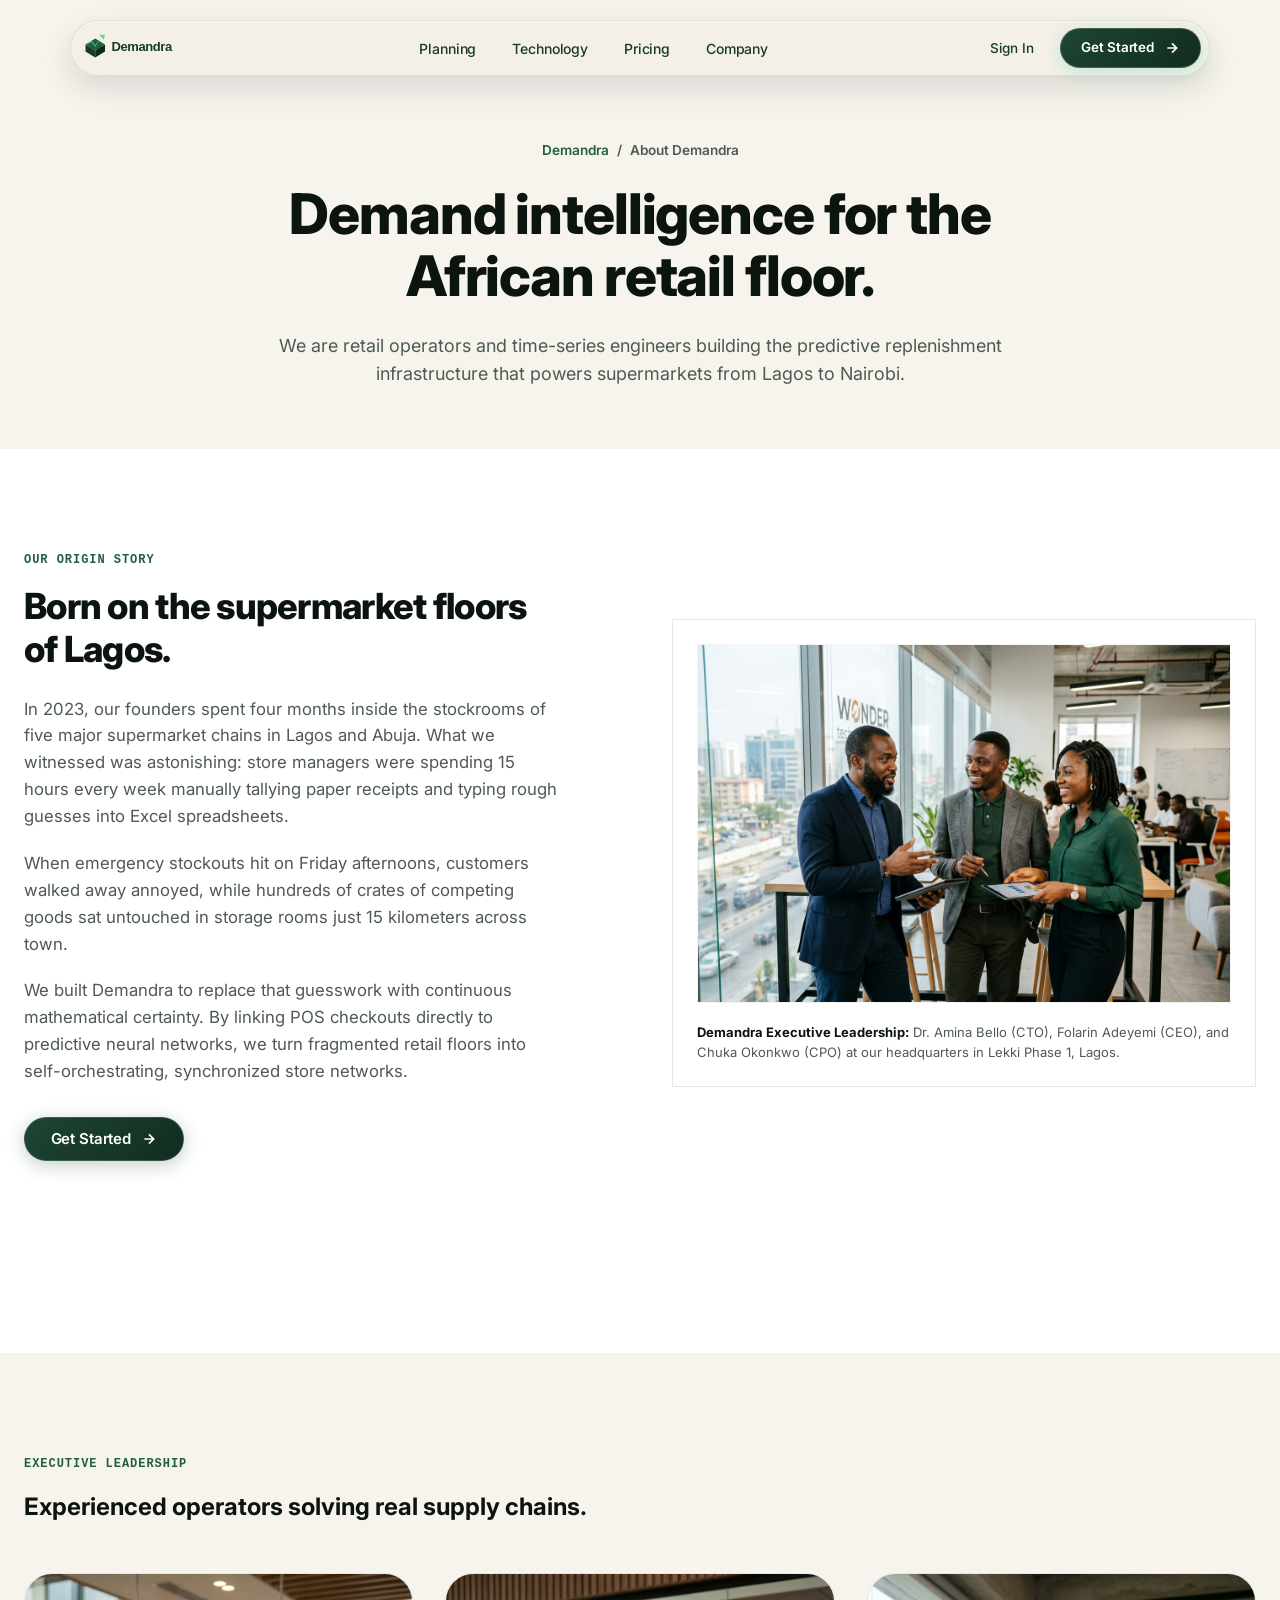
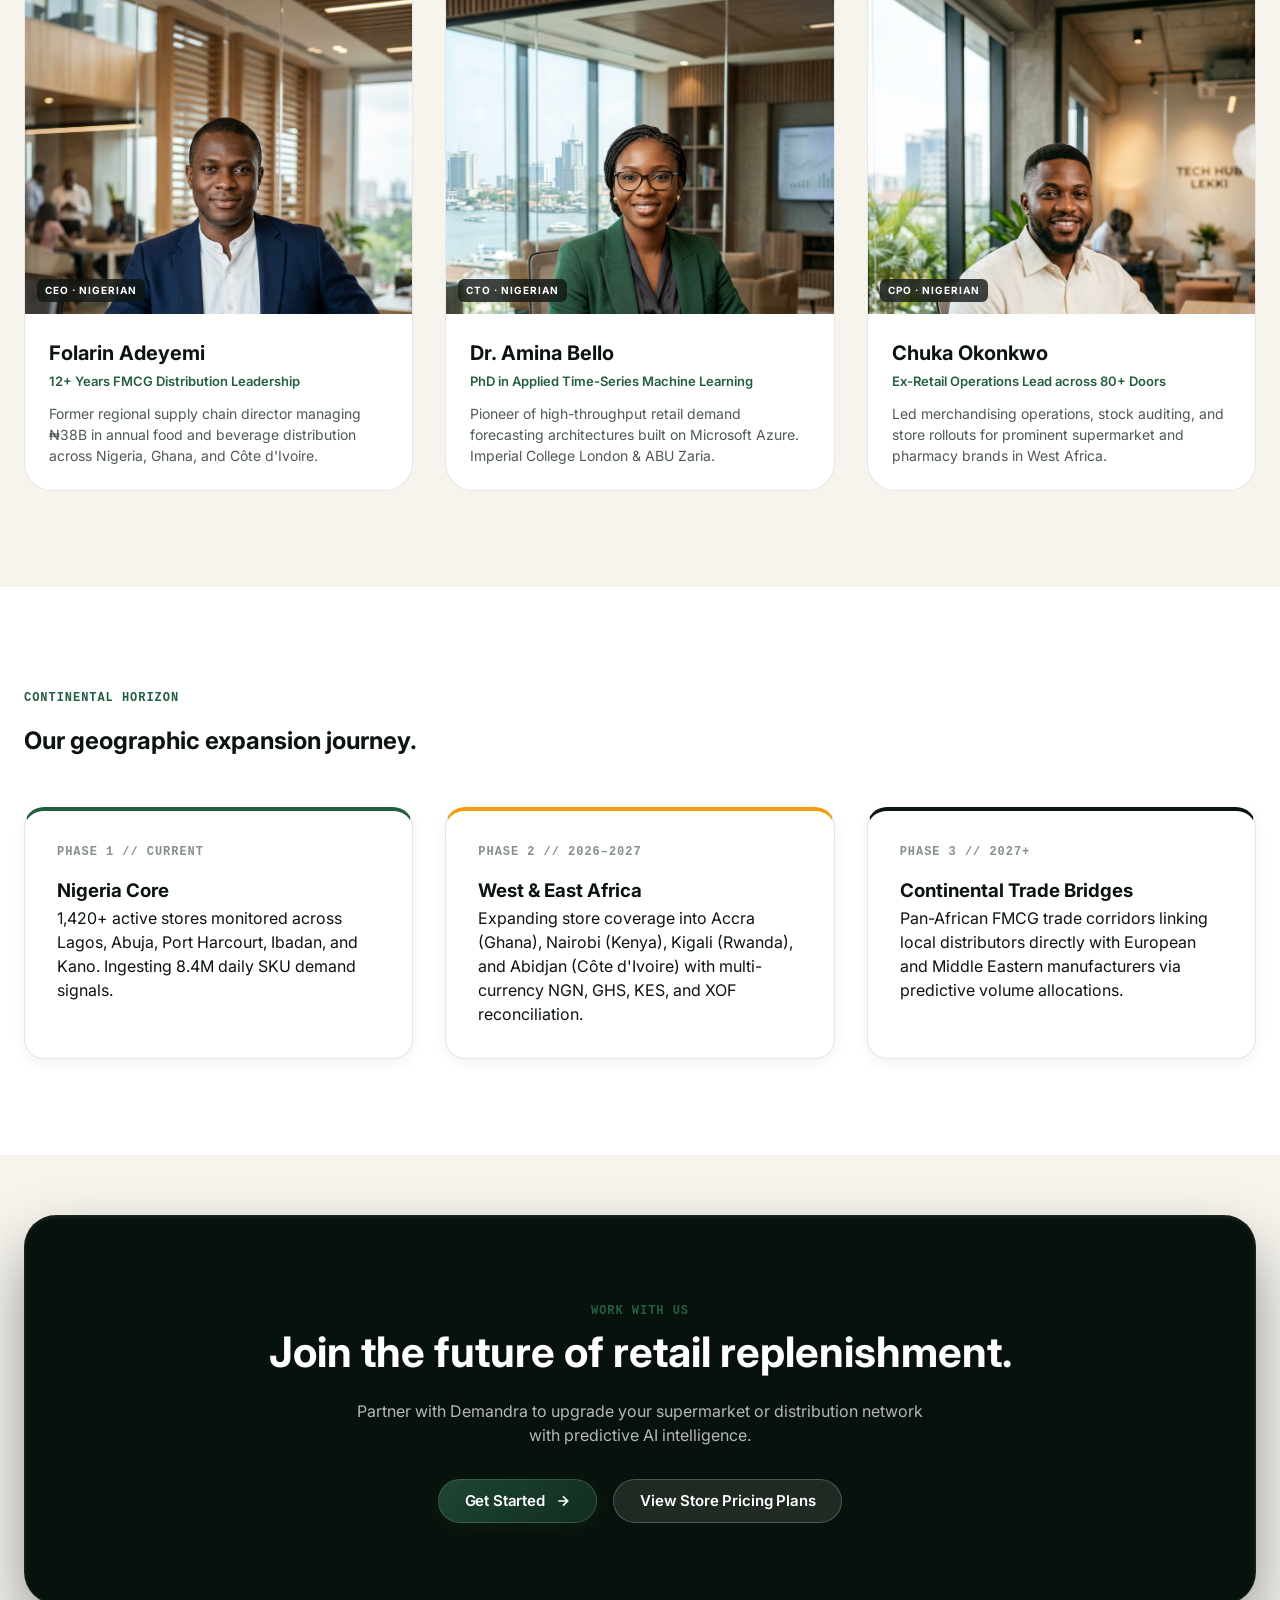
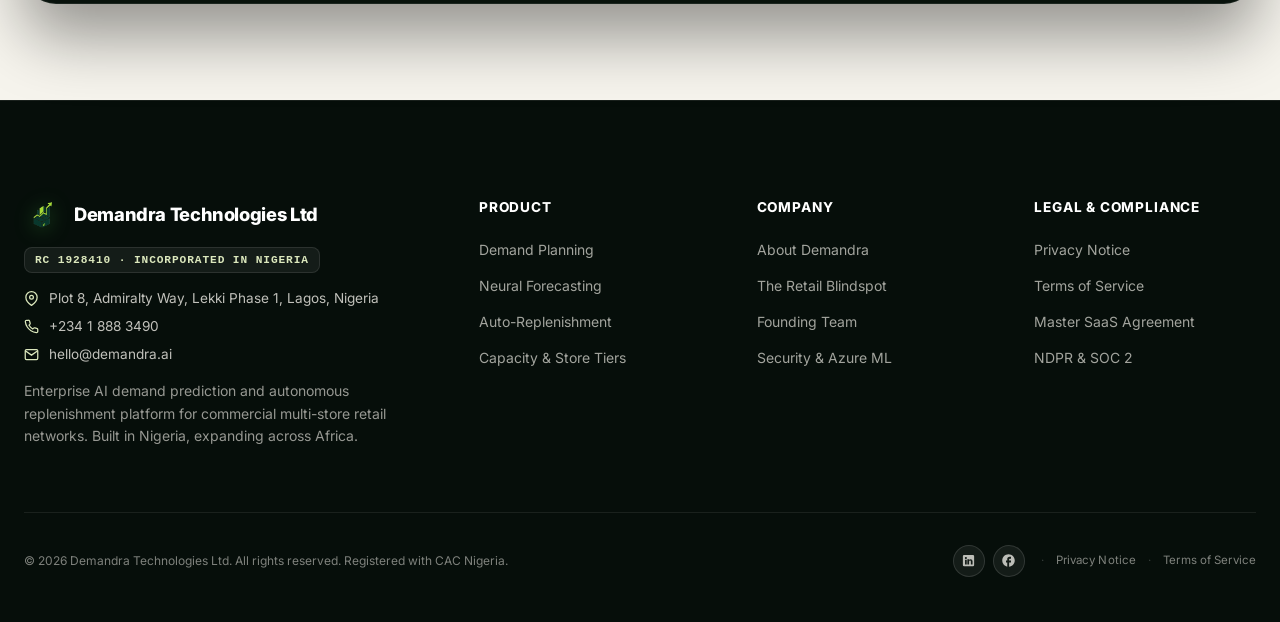
<file: about.html>
<!doctype html>
<html lang="en">
<head>
  <meta charset="utf-8" />
  <meta name="viewport" content="width=device-width, initial-scale=1" />
  <title>About Us &amp; Our Retail Roots — Demandra</title>
  <meta name="description" content="Demandra was founded in Lagos by FMCG supply chain veterans and machine learning researchers to solve the store inventory blindspot across Africa." />
  <meta name="keywords" content="Demandra founders, retail tech startup Lagos, Nigerian SaaS founders, retail AI Africa" />
  <link rel="preconnect" href="https://fonts.googleapis.com" />
  <link rel="preconnect" href="https://fonts.gstatic.com" crossorigin />
  <link href="https://fonts.googleapis.com/css2?family=Inter:wght@400;500;600;700;800&display=swap" rel="stylesheet" />
  <link rel="stylesheet" href="assets/styles.css" />
  <link rel="icon" type="image/png" href="assets/logo-mark.png">
</head>
<body>
  <a href="#mainContent" class="skip-link">Skip to main content</a>

  <!-- Header -->
  <header class="site-nav-wrapper" id="siteNavWrapper">
    <div class="nav-pill-container">
      <a href="index.html" class="nav-brand-symbol" aria-label="Demandra Home">
        <img src="assets/img/logo-dark.svg" alt="Demandra Symbol" height="32" width="130" style="object-fit: contain;">
      </a>

      <!-- Spacious Primary Navigation Links (Per PRD Section 5) -->
      <nav class="nav-links" aria-label="Primary Navigation">
        <a href="solution.html" class="nav-link">Planning</a>
        <a href="technology.html" class="nav-link">Technology</a>
        <a href="pricing.html" class="nav-link">Pricing</a>
        <a href="about.html" class="nav-link">Company</a>
      </nav>

      <!-- Nav Actions -->
      <div class="nav-actions">
        <a href="login.html" class="btn-nav-signin">Sign In</a>
        <button type="button" class="btn-primary btn-nav-cta" data-open-modal>
          Get Started
          <svg viewBox="0 0 24 24" fill="none" stroke="currentColor" stroke-width="2.5"><path d="M5 12h14M12 5l7 7-7 7"/></svg>
        </button>
        
        <!-- Mobile Toggle -->
        <button class="mobile-toggle" id="mobileToggle" aria-label="Toggle menu" aria-expanded="false">
          <svg width="24" height="24" viewBox="0 0 24 24" fill="none" stroke="currentColor" stroke-width="2" stroke-linecap="round" stroke-linejoin="round">
            <line x1="3" y1="12" x2="21" y2="12"></line>
            <line x1="3" y1="6" x2="21" y2="6"></line>
            <line x1="3" y1="18" x2="21" y2="18"></line>
          </svg>
        </button>
      </div>
    </div>
  </header>

  <!-- Mobile Drawer -->
  <div class="nav-drawer" id="navDrawer">
    <a href="solution.html" class="drawer-link">Planning</a>
    <a href="technology.html" class="drawer-link">Technology</a>
    <a href="pricing.html" class="drawer-link">Pricing</a>
    <a href="about.html" class="drawer-link">Company</a>
    <a href="login.html" class="drawer-link">Retail Ops Portal</a>
    <button type="button" class="btn-primary" style="width: 100%; margin-top: 1rem;" data-open-modal>
      Get Started
      <svg viewBox="0 0 24 24" fill="none" stroke="currentColor" stroke-width="2.5"><path d="M5 12h14M12 5l7 7-7 7"/></svg>
    </button>
  </div>

  <main id="mainContent">
    <!-- Hero -->
    <section class="page-hero">
      <div class="container">
        <div class="page-hero-inner">
          <div class="breadcrumbs">
            <a href="index.html">Demandra</a>
            <span>/</span>
            <span>About Demandra</span>
          </div>
          <h1 class="page-title">
            Demand intelligence for the African retail floor.
          </h1>
          <p class="page-lead">
            We are retail operators and time-series engineers building the predictive replenishment infrastructure that powers supermarkets from Lagos to Nairobi.
          </p>
        </div>
      </div>
    </section>

    <!-- Story Section with Founders Portrait -->
    <section class="inner-section">
      <div class="container">
        <div class="detail-grid">
          <div class="detail-content">
            <div class="eyebrow-tag">OUR ORIGIN STORY</div>
            <h2>Born on the supermarket floors of Lagos.</h2>
            <p>
              In 2023, our founders spent four months inside the stockrooms of five major supermarket chains in Lagos and Abuja. What we witnessed was astonishing: store managers were spending 15 hours every week manually tallying paper receipts and typing rough guesses into Excel spreadsheets.
            </p>
            <p>
              When emergency stockouts hit on Friday afternoons, customers walked away annoyed, while hundreds of crates of competing goods sat untouched in storage rooms just 15 kilometers across town.
            </p>
            <p>
              We built Demandra to replace that guesswork with continuous mathematical certainty. By linking POS checkouts directly to predictive neural networks, we turn fragmented retail floors into self-orchestrating, synchronized store networks.
            </p>
            <div style="margin-top: 2rem;">
              <button type="button" class="btn-primary" data-open-modal>
                Get Started
                <svg viewBox="0 0 24 24" fill="none" stroke="currentColor" stroke-width="2.5"><path d="M5 12h14M12 5l7 7-7 7"/></svg>
              </button>
            </div>
          </div>

          <div style="background: var(--bg-surface); border: 1px solid var(--line-main); padding: 1.5rem;">
            <img src="assets/img/team-founders.jpg" alt="Demandra executive leadership team in Lagos office" style="width: 100%; height: auto; border: 1px solid var(--line-subtle); margin-bottom: 1.25rem;" />
            <div style="font-size: 0.8125rem; color: var(--text-ink-muted); line-height: 1.5;">
              <strong style="color: var(--text-ink);">Demandra Executive Leadership:</strong> Dr. Amina Bello (CTO), Folarin Adeyemi (CEO), and Chuka Okonkwo (CPO) at our headquarters in Lekki Phase 1, Lagos.
            </div>
          </div>
        </div>
      </div>
    </section>

    <!-- Leadership Profiles -->
    <section class="inner-section alt-bg" id="founders">
      <div class="container">
        <div style="max-width: 680px; margin-bottom: 3rem;">
          <div class="eyebrow-tag">EXECUTIVE LEADERSHIP</div>
          <h2 class="section-headline">Experienced operators solving real supply chains.</h2>
        </div>

        <div class="cards-triad">
          <div class="person">
            <div class="person-img-wrap" style="position: relative;">
              <img src="assets/img/team-folarin.jpg" alt="Folarin Adeyemi, Co-founder and CEO"  />
              <div class="person-role-tag">CEO · NIGERIAN</div>
            </div>
            <div style="padding: 1.5rem;">
              <h3 style="margin: 0 0 0.25rem; font-size: 1.25rem;">Folarin Adeyemi</h3>
              <p style="font-size: 0.8125rem; color: var(--green); font-weight: 600; margin: 0 0 0.75rem;">12+ Years FMCG Distribution Leadership</p>
              <p style="font-size: 0.875rem; color: var(--muted); margin: 0; line-height: 1.5;">Former regional supply chain director managing ₦38B in annual food and beverage distribution across Nigeria, Ghana, and Côte d'Ivoire.</p>
            </div>
          </div>

          <div class="person">
            <div class="person-img-wrap" style="position: relative;">
              <img src="assets/img/team-amina.jpg" alt="Dr. Amina Bello, Co-founder and CTO"  />
              <div class="person-role-tag">CTO · NIGERIAN</div>
            </div>
            <div style="padding: 1.5rem;">
              <h3 style="margin: 0 0 0.25rem; font-size: 1.25rem;">Dr. Amina Bello</h3>
              <p style="font-size: 0.8125rem; color: var(--green); font-weight: 600; margin: 0 0 0.75rem;">PhD in Applied Time-Series Machine Learning</p>
              <p style="font-size: 0.875rem; color: var(--muted); margin: 0; line-height: 1.5;">Pioneer of high-throughput retail demand forecasting architectures built on Microsoft Azure. Imperial College London &amp; ABU Zaria.</p>
            </div>
          </div>

          <div class="person">
            <div class="person-img-wrap" style="position: relative;">
              <img src="assets/img/team-chuka.jpg" alt="Chuka Okonkwo, Co-founder and CPO"  />
              <div class="person-role-tag">CPO · NIGERIAN</div>
            </div>
            <div style="padding: 1.5rem;">
              <h3 style="margin: 0 0 0.25rem; font-size: 1.25rem;">Chuka Okonkwo</h3>
              <p style="font-size: 0.8125rem; color: var(--green); font-weight: 600; margin: 0 0 0.75rem;">Ex-Retail Operations Lead across 80+ Doors</p>
              <p style="font-size: 0.875rem; color: var(--muted); margin: 0; line-height: 1.5;">Led merchandising operations, stock auditing, and store rollouts for prominent supermarket and pharmacy brands in West Africa.</p>
            </div>
          </div>
        </div>
      </div>
    </section>

    <!-- Expansion Roadmap -->
    <section class="inner-section">
      <div class="container">
        <div style="max-width: 680px; margin-bottom: 3rem;">
          <div class="eyebrow-tag">CONTINENTAL HORIZON</div>
          <h2 class="section-headline">Our geographic expansion journey.</h2>
        </div>

        <div class="cards-triad">
          <div class="feature-card" style="border-top: 4px solid var(--accent-leaf);">
            <span class="feature-card-num">PHASE 1 // CURRENT</span>
            <h3>Nigeria Core</h3>
            <p>1,420+ active stores monitored across Lagos, Abuja, Port Harcourt, Ibadan, and Kano. Ingesting 8.4M daily SKU demand signals.</p>
          </div>
          <div class="feature-card" style="border-top: 4px solid var(--accent-clay);">
            <span class="feature-card-num">PHASE 2 // 2026–2027</span>
            <h3>West &amp; East Africa</h3>
            <p>Expanding store coverage into Accra (Ghana), Nairobi (Kenya), Kigali (Rwanda), and Abidjan (Côte d'Ivoire) with multi-currency NGN, GHS, KES, and XOF reconciliation.</p>
          </div>
          <div class="feature-card" style="border-top: 4px solid var(--text-ink);">
            <span class="feature-card-num">PHASE 3 // 2027+</span>
            <h3>Continental Trade Bridges</h3>
            <p>Pan-African FMCG trade corridors linking local distributors directly with European and Middle Eastern manufacturers via predictive volume allocations.</p>
          </div>
        </div>
      </div>
    </section>

    <!-- Final CTA -->
    <section class="final-cta-block">
      <div class="container">
        <div class="final-cta-box">
          <div class="eyebrow-tag" style="margin-bottom: 0;">WORK WITH US</div>
          <h2 class="section-headline">Join the future of retail replenishment.</h2>
          <p class="section-lead">
            Partner with Demandra to upgrade your supermarket or distribution network with predictive AI intelligence.
          </p>
          <div style="display: flex; gap: 1rem; justify-content: center; margin-top: 1.5rem; flex-wrap: wrap;">
            <button type="button" class="btn-primary" data-open-modal>
              Get Started
              <svg viewBox="0 0 24 24" fill="none" stroke="currentColor" stroke-width="2.5"><path d="M5 12h14M12 5l7 7-7 7"/></svg>
            </button>
            <a href="pricing.html" class="btn-secondary">
              View Store Pricing Plans
            </a>
          </div>
        </div>
      </div>
    </section>
  </main>

  <!-- Footer -->
  <footer class="site-footer">
    <div class="container">
      <div class="footer-columns-grid">
        <!-- Corporate Info with Address, Phone, and Email Placed Cleanly Under Company Name -->
        <div>
          <div class="footer-brand-header">
            <a href="index.html" class="nav-brand-symbol" aria-label="Demandra Home">
        <img src="assets/img/demandra-symbol@2x.png" alt="Demandra" class="brand-symbol-img" width="36" height="36" />
      </a>
            <span class="footer-brand-title">Demandra Technologies Ltd</span>
          </div>

          <!-- CAC / Registration -->
          <div class="footer-corp-meta">
            <span class="footer-registration-pill">RC 1928410 · INCORPORATED IN NIGERIA</span>
          </div>

          <!-- ADDRESS AND PHONE PLACED DIRECTLY UNDER COMPANY NAME -->
          <div class="footer-contact-details">
            <div class="footer-contact-item">
              <svg width="15" height="15" viewBox="0 0 24 24" fill="none" stroke="currentColor" stroke-width="2"><path d="M21 10c0 7-9 13-9 13s-9-6-9-13a9 9 0 0 1 18 0z"></path><circle cx="12" cy="10" r="3"></circle></svg>
              <span>Plot 8, Admiralty Way, Lekki Phase 1, Lagos, Nigeria</span>
            </div>
            <div class="footer-contact-item">
              <svg width="15" height="15" viewBox="0 0 24 24" fill="none" stroke="currentColor" stroke-width="2"><path d="M22 16.92v3a2 2 0 0 1-2.18 2 19.79 19.79 0 0 1-8.63-3.07 19.5 19.5 0 0 1-6-6 19.79 19.79 0 0 1-3.07-8.67A2 2 0 0 1 4.11 2h3a2 2 0 0 1 2 1.72 12.84 12.84 0 0 0 .7 2.81 2 2 0 0 1-.45 2.11L8.09 9.91a16 16 0 0 0 6 6l1.27-1.27a2 2 0 0 1 2.11-.45 12.84 12.84 0 0 0 2.81.7A2 2 0 0 1 22 16.92z"></path></svg>
              <span>+234 1 888 3490</span>
            </div>
            <div class="footer-contact-item">
              <svg width="15" height="15" viewBox="0 0 24 24" fill="none" stroke="currentColor" stroke-width="2"><path d="M4 4h16c1.1 0 2 .9 2 2v12c0 1.1-.9 2-2 2H4c-1.1 0-2-.9-2-2V6c0-1.1.9-2 2-2z"></path><polyline points="22,6 12,13 2,6"></polyline></svg>
              <span>hello@demandra.ai</span>
            </div>
          </div>

          <p class="footer-mission">
            Enterprise AI demand prediction and autonomous replenishment platform for commercial multi-store retail networks. Built in Nigeria, expanding across Africa.
          </p>
        </div>

        <!-- Product Group -->
        <div>
          <h4 class="footer-col-head">Product</h4>
          <ul class="footer-links-list">
            <li><a href="solution.html">Demand Planning</a></li>
            <li><a href="#neural-engine">Neural Forecasting</a></li>
            <li><a href="solution.html#replenishment">Auto-Replenishment</a></li>
            <li><a href="pricing.html">Capacity &amp; Store Tiers</a></li>
          </ul>
        </div>

        <!-- Company Group -->
        <div>
          <h4 class="footer-col-head">Company</h4>
          <ul class="footer-links-list">
            <li><a href="about.html">About Demandra</a></li>
            <li><a href="#blindspot">The Retail Blindspot</a></li>
            <li><a href="#team">Founding Team</a></li>
            <li><a href="security.html">Security &amp; Azure ML</a></li>
          </ul>
        </div>

        <!-- Legal Group -->
        <div>
          <h4 class="footer-col-head">Legal &amp; Compliance</h4>
          <ul class="footer-links-list">
            <li><a href="privacy.html">Privacy Notice</a></li>
            <li><a href="terms.html">Terms of Service</a></li>
            <li><a href="legal.html">Master SaaS Agreement</a></li>
            <li><a href="security.html#compliance">NDPR &amp; SOC 2</a></li>
          </ul>
        </div>
      </div>

      <div class="footer-bottom-bar">
        <div class="footer-copyright">
          © 2026 Demandra Technologies Ltd. All rights reserved. Registered with CAC Nigeria.
        </div>
        <div class="footer-bottom-links">
          <div class="footer-social-icons">
            <a href="https://linkedin.com" target="_blank" rel="noopener" class="footer-social-btn" aria-label="Demandra on LinkedIn" title="LinkedIn">
              <svg width="15" height="15" viewBox="0 0 24 24" fill="currentColor"><path d="M19 3a2 2 0 0 1 2 2v14a2 2 0 0 1-2 2H5a2 2 0 0 1-2-2V5a2 2 0 0 1 2-2h14m-.5 15.5v-5.3a3.26 3.26 0 0 0-3.26-3.26c-.85 0-1.84.52-2.28 1.3v-1.11h-2.79v8.37h2.79v-4.93c0-.77.62-1.4 1.39-1.4a1.4 1.4 0 0 1 1.4 1.4v4.93h2.75M6.46 10.9v7.6H9.2v-7.6H6.46M7.83 6.25c-.9 0-1.63.73-1.63 1.63s.73 1.63 1.63 1.63 1.63-.73 1.63-1.63-.73-1.63-1.63-1.63Z"/></svg>
            </a>
            <a href="https://facebook.com" target="_blank" rel="noopener" class="footer-social-btn" aria-label="Demandra on Facebook" title="Facebook">
              <svg width="15" height="15" viewBox="0 0 24 24" fill="currentColor"><path d="M22 12c0-5.52-4.48-10-10-10S2 6.48 2 12c0 4.84 3.44 8.87 8 9.8V15H8v-3h2V9.5C10 7.57 11.57 6 13.5 6H16v3h-2c-.55 0-1 .45-1 1v2h3v3h-3v6.95c5.05-.5 9-4.76 9-9.95Z"/></svg>
            </a>
          </div>
          <span class="footer-legal-sep">·</span>
          <a href="privacy.html" class="footer-legal-link">Privacy Notice</a>
          <span class="footer-legal-sep">·</span>
          <a href="terms.html" class="footer-legal-link">Terms of Service</a>
        </div>
      </div>
    </div>
  </footer>

  <!-- Enterprise Modal -->
  <div class="modal-backdrop" id="demoModal" role="dialog" aria-modal="true" aria-labelledby="modalHeading">
    <div class="modal-dialog">
      <div class="modal-head">
        <div>
          <h3 id="modalHeading" style="margin: 0; font-size: 1.15rem;">Get Started with Demandra</h3>
          <p style="font-size: 0.78125rem; color: var(--text-ink-muted); margin-top: 0.2rem;">Enterprise Retail Demand Intelligence Platform</p>
        </div>
        <button type="button" class="modal-close" data-close-modal aria-label="Close modal">
          <svg width="16" height="16" viewBox="0 0 24 24" fill="none" stroke="currentColor" stroke-width="2.5"><line x1="18" y1="6" x2="6" y2="18"></line><line x1="6" y1="6" x2="18" y2="18"></line></svg>
        </button>
      </div>

      <div class="modal-body">
        <div id="modalFormView">
          <div class="sso-group">
            <button type="button" class="btn-sso" id="btnSsoEntra">
              <svg viewBox="0 0 21 21" fill="none">
                <path fill="#f25022" d="M1 1h9v9H1z"/>
                <path fill="#00a4ef" d="M1 11h9v9H1z"/>
                <path fill="#7fba00" d="M11 1h9v9h-9z"/>
                <path fill="#ffb900" d="M11 11h9v9h-9z"/>
              </svg>
              Continue with Microsoft Entra ID
            </button>
            <button type="button" class="btn-sso" id="btnSsoGoogle">
              <svg viewBox="0 0 24 24">
                <path fill="#4285F4" d="M22.5 12.2c0-.7-.1-1.4-.2-2H12v3.8h5.9a5 5 0 01-2.2 3.3v2.7h3.5c2-1.9 3.3-4.7 3.3-7.8z"/>
                <path fill="#34A853" d="M12 23c3 0 5.5-1 7.3-2.7l-3.5-2.7c-1 .7-2.3 1.1-3.8 1.1-2.9 0-5.3-2-6.2-4.6H2.2v2.8A11 11 0 0012 23z"/>
                <path fill="#FBBC05" d="M5.8 14.1a6.6 6.6 0 010-4.2V7.1H2.2a11 11 0 000 9.8z"/>
                <path fill="#EA4335" d="M12 5.4c1.6 0 3 .6 4.2 1.6l3.1-3.1A11 11 0 002.2 7.1l3.6 2.8C6.7 7.3 9.1 5.4 12 5.4z"/>
              </svg>
              Continue with Google Workspace
            </button>
          </div>

          <div class="modal-divider">
            <span>or create workspace with work email</span>
          </div>

          <form class="modal-form" id="demoForm">
            <div class="form-group">
              <label class="form-label" for="workEmail">Corporate Work Email</label>
              <input type="email" class="form-input" id="workEmail" placeholder="inventory.head@retailchain.ng" required />
            </div>

            <div class="form-group">
              <label class="form-label" for="storeCount">Retail Store Network Size</label>
              <select class="form-input" id="storeCount">
                <option value="1-5">1 – 5 Stores (Regional Trial)</option>
                <option value="6-20">6 – 20 Stores (Growing Chain)</option>
                <option value="21-50" selected>21 – 50 Stores (Commercial Retailer)</option>
                <option value="50+">50+ Stores / FMCG Wholesale Distributor</option>
              </select>
            </div>

            <div class="form-group">
              <label class="form-label" for="modalPassword">Workspace Password</label>
              <div class="password-input-wrap">
                <input type="password" class="form-input" id="modalPassword" placeholder="Minimum 8 characters" required />
                <button type="button" class="password-toggle-btn" id="passwordToggle" aria-label="Toggle password visibility">
                  <svg width="18" height="18" viewBox="0 0 24 24" fill="none" stroke="currentColor" stroke-width="2"><path d="M1 12s4-8 11-8 11 8 11 8-4 8-11 8-11-8-11-8z"></path><circle cx="12" cy="12" r="3"></circle></svg>
                </button>
              </div>
              <div class="strength-meter-wrap" id="strengthMeter">
                <div class="strength-meter-bars">
                  <div class="strength-segment"></div>
                  <div class="strength-segment"></div>
                  <div class="strength-segment"></div>
                  <div class="strength-segment"></div>
                </div>
                <div class="strength-label">
                  <span id="strengthText">Password security rating</span>
                  <span style="color: var(--text-ink-faint);">Min 8 chars</span>
                </div>
              </div>
            </div>

            <div style="font-size: 0.75rem; color: var(--text-ink-muted); margin-top: 0.25rem;">
              By continuing, you agree to Demandra's <a href="terms.html" style="color: var(--accent-leaf); text-decoration: underline;">Terms of Service</a> and <a href="privacy.html" style="color: var(--accent-leaf); text-decoration: underline;">Privacy Policy</a>.
            </div>

            <button type="submit" class="btn-primary" style="width: 100%; justify-content: center; margin-top: 0.5rem;">
              Get Started
              <svg viewBox="0 0 24 24" fill="none" stroke="currentColor" stroke-width="2.5"><path d="M5 12h14M12 5l7 7-7 7"/></svg>
            </button>
          </form>
        </div>

        <div id="modalProvisionView" style="display: none; padding: 0.5rem 0;">
          <div style="text-align: center; margin-bottom: 1.25rem;">
            <div class="provision-spinner" style="width: 28px; height: 28px; margin: 0 auto 0.75rem; border-width: 3px;"></div>
            <h4 style="font-size: 1.1rem; font-weight: 700; color: var(--text-ink);">Provisioning Isolated Retail Sandbox</h4>
            <p style="font-size: 0.8125rem; color: var(--text-ink-muted);">Allocating dedicated Azure resources and initial model checkpoints...</p>
          </div>

          <ul class="provision-list">
            <li class="provision-item is-active" id="provStep1">
              <span class="provision-icon"><div class="provision-spinner"></div></span>
              <span>Verifying enterprise work domain &amp; Entra ID directory</span>
            </li>
            <li class="provision-item" id="provStep2">
              <span class="provision-icon"><svg width="14" height="14" viewBox="0 0 24 24" fill="none" stroke="currentColor" stroke-width="2"><circle cx="12" cy="12" r="10"></circle></svg></span>
              <span>Allocating Azure Blob Customer-Managed Key isolation</span>
            </li>
            <li class="provision-item" id="provStep3">
              <span class="provision-icon"><svg width="14" height="14" viewBox="0 0 24 24" fill="none" stroke="currentColor" stroke-width="2"><circle cx="12" cy="12" r="10"></circle></svg></span>
              <span>Compiling baseline time-series replenishment models</span>
            </li>
          </ul>
        </div>

        <div id="modalSuccessView" style="display: none; text-align: center; padding: 1.25rem 0;">
          <div style="width: 48px; height: 48px; border-radius: 50%; background: var(--accent-leaf-subtle); color: var(--accent-leaf); display: flex; align-items: center; justify-content: center; margin: 0 auto 1rem;">
            <svg width="24" height="24" viewBox="0 0 24 24" fill="none" stroke="currentColor" stroke-width="3"><polyline points="20 6 9 17 4 12"></polyline></svg>
          </div>
          <h4 style="font-size: 1.25rem; font-weight: 700; color: var(--text-ink); margin-bottom: 0.5rem;">Retail Workspace Ready</h4>
          <p style="font-size: 0.875rem; color: var(--text-ink-muted); line-height: 1.55;">
            An enterprise sandbox has been provisioned for <strong id="confirmedEmail" style="color: var(--text-ink);">retail@chain.ng</strong>. Your activation link and API keys have been dispatched.
          </p>
          <div style="margin-top: 1.5rem; display: flex; flex-direction: column; gap: 0.625rem;">
            <a href="login.html" class="btn-primary" style="width: 100%; justify-content: center;">
              Launch Retail Ops Console
              <svg viewBox="0 0 24 24" fill="none" stroke="currentColor" stroke-width="2.5"><path d="M5 12h14M12 5l7 7-7 7"/></svg>
            </a>
            <button type="button" class="btn-secondary" data-close-modal style="width: 100%; justify-content: center;">
              Close Window
            </button>
          </div>
        </div>
      </div>
    </div>
  </div>

  <script src="assets/app.js"></script>
</body>
</html>
</file>
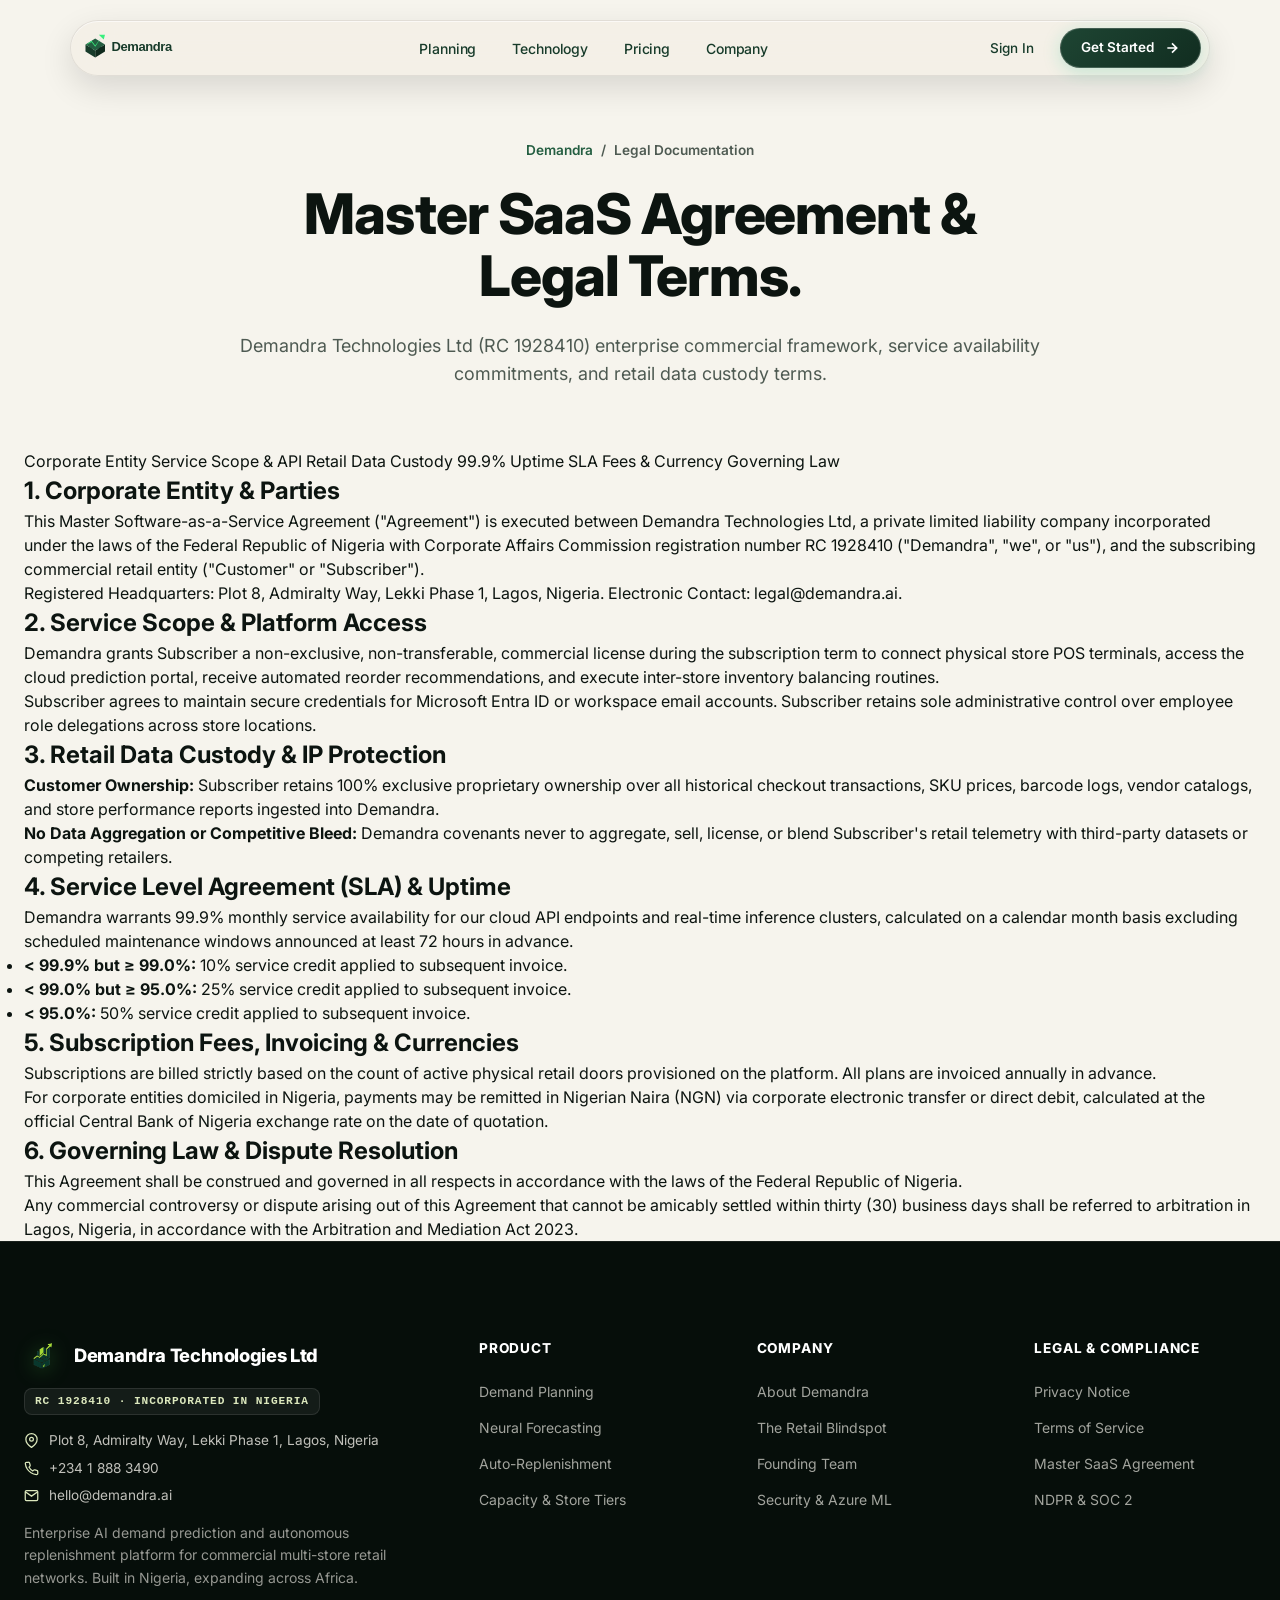
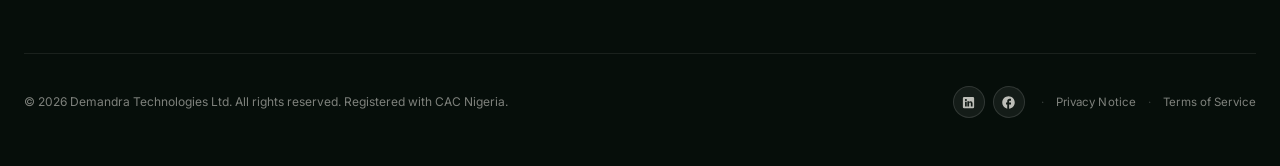
<file: legal.html>
<!doctype html>
<html lang="en">
<head>
  <meta charset="utf-8" />
  <meta name="viewport" content="width=device-width, initial-scale=1" />
  <title>Master SaaS Agreement &amp; Legal Framework — Demandra</title>
  <meta name="description" content="Demandra Master SaaS Agreement, Service Level Commitments, and Commercial Data Terms for Enterprise Retail Subscribers." />
  <meta name="keywords" content="Demandra terms, SaaS agreement, retail SLA, NDPR DPA Nigeria" />
  <link rel="preconnect" href="https://fonts.googleapis.com" />
  <link rel="preconnect" href="https://fonts.gstatic.com" crossorigin />
  <link href="https://fonts.googleapis.com/css2?family=Inter:wght@400;500;600;700;800&display=swap" rel="stylesheet" />
  <link rel="stylesheet" href="assets/styles.css" />
  <link rel="icon" type="image/png" href="assets/logo-mark.png">
</head>
<body>
  <a href="#mainContent" class="skip-link">Skip to main content</a>

    <!-- Header -->
  <header class="site-nav-wrapper" id="siteNavWrapper">
    <div class="nav-pill-container">
      <a href="index.html" class="nav-brand-symbol" aria-label="Demandra Home">
        <img src="assets/img/logo-dark.svg" alt="Demandra Symbol" height="32" width="130" style="object-fit: contain;">
      </a>

      <!-- Spacious Primary Navigation Links (Per PRD Section 5) -->
      <nav class="nav-links" aria-label="Primary Navigation">
        <a href="solution.html" class="nav-link">Planning</a>
        <a href="technology.html" class="nav-link">Technology</a>
        <a href="pricing.html" class="nav-link">Pricing</a>
        <a href="about.html" class="nav-link">Company</a>
      </nav>

      <!-- Nav Actions -->
      <div class="nav-actions">
        <a href="login.html" class="btn-nav-signin">Sign In</a>
        <button type="button" class="btn-primary btn-nav-cta" data-open-modal>
          Get Started
          <svg viewBox="0 0 24 24" fill="none" stroke="currentColor" stroke-width="2.5"><path d="M5 12h14M12 5l7 7-7 7"/></svg>
        </button>
        
        <!-- Mobile Toggle -->
        <button class="mobile-toggle" id="mobileToggle" aria-label="Toggle menu" aria-expanded="false">
          <svg width="24" height="24" viewBox="0 0 24 24" fill="none" stroke="currentColor" stroke-width="2" stroke-linecap="round" stroke-linejoin="round">
            <line x1="3" y1="12" x2="21" y2="12"></line>
            <line x1="3" y1="6" x2="21" y2="6"></line>
            <line x1="3" y1="18" x2="21" y2="18"></line>
          </svg>
        </button>
      </div>
    </div>
  </header>

  <!-- Mobile Drawer -->
  <div class="nav-drawer" id="navDrawer">
    <a href="solution.html" class="drawer-link">Planning</a>
    <a href="technology.html" class="drawer-link">Technology</a>
    <a href="pricing.html" class="drawer-link">Pricing</a>
    <a href="about.html" class="drawer-link">Company</a>
    <a href="login.html" class="drawer-link">Retail Ops Portal</a>
    <button type="button" class="btn-primary" style="width: 100%; margin-top: 1rem;" data-open-modal>
      Get Started
      <svg viewBox="0 0 24 24" fill="none" stroke="currentColor" stroke-width="2.5"><path d="M5 12h14M12 5l7 7-7 7"/></svg>
    </button>
  </div>

  <main id="mainContent">
    <section class="page-hero">
      <div class="container">
        <div class="page-hero-inner">
          <div class="breadcrumbs">
            <a href="index.html">Demandra</a>
            <span>/</span>
            <span>Legal Documentation</span>
          </div>
          <h1 class="page-title">
            Master SaaS Agreement &amp; Legal Terms.
          </h1>
          <p class="page-lead">
            Demandra Technologies Ltd (RC 1928410) enterprise commercial framework, service availability commitments, and retail data custody terms.
          </p>
        </div>
      </div>
    </section>

    <section class="container">
      <div class="legal-layout">
        <!-- Sidebar Navigation -->
        <aside class="legal-nav">
          <a href="#company-details" class="legal-nav-link is-active">Corporate Entity</a>
          <a href="#services-scope" class="legal-nav-link">Service Scope &amp; API</a>
          <a href="#data-custody" class="legal-nav-link">Retail Data Custody</a>
          <a href="#service-levels" class="legal-nav-link">99.9% Uptime SLA</a>
          <a href="#fees-billing" class="legal-nav-link">Fees &amp; Currency</a>
          <a href="#governing-law" class="legal-nav-link">Governing Law</a>
        </aside>

        <!-- Document Body -->
        <article class="legal-body">
          <h2 id="company-details">1. Corporate Entity &amp; Parties</h2>
          <p>
            This Master Software-as-a-Service Agreement ("Agreement") is executed between Demandra Technologies Ltd, a private limited liability company incorporated under the laws of the Federal Republic of Nigeria with Corporate Affairs Commission registration number RC 1928410 ("Demandra", "we", or "us"), and the subscribing commercial retail entity ("Customer" or "Subscriber").
          </p>
          <p>
            Registered Headquarters: Plot 8, Admiralty Way, Lekki Phase 1, Lagos, Nigeria. Electronic Contact: legal@demandra.ai.
          </p>

          <h2 id="services-scope">2. Service Scope &amp; Platform Access</h2>
          <p>
            Demandra grants Subscriber a non-exclusive, non-transferable, commercial license during the subscription term to connect physical store POS terminals, access the cloud prediction portal, receive automated reorder recommendations, and execute inter-store inventory balancing routines.
          </p>
          <p>
            Subscriber agrees to maintain secure credentials for Microsoft Entra ID or workspace email accounts. Subscriber retains sole administrative control over employee role delegations across store locations.
          </p>

          <h2 id="data-custody">3. Retail Data Custody &amp; IP Protection</h2>
          <p>
            <strong>Customer Ownership:</strong> Subscriber retains 100% exclusive proprietary ownership over all historical checkout transactions, SKU prices, barcode logs, vendor catalogs, and store performance reports ingested into Demandra.
          </p>
          <p>
            <strong>No Data Aggregation or Competitive Bleed:</strong> Demandra covenants never to aggregate, sell, license, or blend Subscriber's retail telemetry with third-party datasets or competing retailers.
          </p>

          <h2 id="service-levels">4. Service Level Agreement (SLA) &amp; Uptime</h2>
          <p>
            Demandra warrants 99.9% monthly service availability for our cloud API endpoints and real-time inference clusters, calculated on a calendar month basis excluding scheduled maintenance windows announced at least 72 hours in advance.
          </p>
          <ul>
            <li><strong>&lt; 99.9% but ≥ 99.0%:</strong> 10% service credit applied to subsequent invoice.</li>
            <li><strong>&lt; 99.0% but ≥ 95.0%:</strong> 25% service credit applied to subsequent invoice.</li>
            <li><strong>&lt; 95.0%:</strong> 50% service credit applied to subsequent invoice.</li>
          </ul>

          <h2 id="fees-billing">5. Subscription Fees, Invoicing &amp; Currencies</h2>
          <p>
            Subscriptions are billed strictly based on the count of active physical retail doors provisioned on the platform. All plans are invoiced annually in advance.
          </p>
          <p>
            For corporate entities domiciled in Nigeria, payments may be remitted in Nigerian Naira (NGN) via corporate electronic transfer or direct debit, calculated at the official Central Bank of Nigeria exchange rate on the date of quotation.
          </p>

          <h2 id="governing-law">6. Governing Law &amp; Dispute Resolution</h2>
          <p>
            This Agreement shall be construed and governed in all respects in accordance with the laws of the Federal Republic of Nigeria.
          </p>
          <p>
            Any commercial controversy or dispute arising out of this Agreement that cannot be amicably settled within thirty (30) business days shall be referred to arbitration in Lagos, Nigeria, in accordance with the Arbitration and Mediation Act 2023.
          </p>
        </article>
      </div>
    </section>
  </main>

  <!-- Footer -->
  <footer class="site-footer">
    <div class="container">
      <div class="footer-columns-grid">
        <!-- Corporate Info with Address, Phone, and Email Placed Cleanly Under Company Name -->
        <div>
          <div class="footer-brand-header">
            <a href="index.html" class="nav-brand-symbol" aria-label="Demandra Home">
        <img src="assets/img/demandra-symbol@2x.png" alt="Demandra" class="brand-symbol-img" width="36" height="36" />
      </a>
            <span class="footer-brand-title">Demandra Technologies Ltd</span>
          </div>

          <!-- CAC / Registration -->
          <div class="footer-corp-meta">
            <span class="footer-registration-pill">RC 1928410 · INCORPORATED IN NIGERIA</span>
          </div>

          <!-- ADDRESS AND PHONE PLACED DIRECTLY UNDER COMPANY NAME -->
          <div class="footer-contact-details">
            <div class="footer-contact-item">
              <svg width="15" height="15" viewBox="0 0 24 24" fill="none" stroke="currentColor" stroke-width="2"><path d="M21 10c0 7-9 13-9 13s-9-6-9-13a9 9 0 0 1 18 0z"></path><circle cx="12" cy="10" r="3"></circle></svg>
              <span>Plot 8, Admiralty Way, Lekki Phase 1, Lagos, Nigeria</span>
            </div>
            <div class="footer-contact-item">
              <svg width="15" height="15" viewBox="0 0 24 24" fill="none" stroke="currentColor" stroke-width="2"><path d="M22 16.92v3a2 2 0 0 1-2.18 2 19.79 19.79 0 0 1-8.63-3.07 19.5 19.5 0 0 1-6-6 19.79 19.79 0 0 1-3.07-8.67A2 2 0 0 1 4.11 2h3a2 2 0 0 1 2 1.72 12.84 12.84 0 0 0 .7 2.81 2 2 0 0 1-.45 2.11L8.09 9.91a16 16 0 0 0 6 6l1.27-1.27a2 2 0 0 1 2.11-.45 12.84 12.84 0 0 0 2.81.7A2 2 0 0 1 22 16.92z"></path></svg>
              <span>+234 1 888 3490</span>
            </div>
            <div class="footer-contact-item">
              <svg width="15" height="15" viewBox="0 0 24 24" fill="none" stroke="currentColor" stroke-width="2"><path d="M4 4h16c1.1 0 2 .9 2 2v12c0 1.1-.9 2-2 2H4c-1.1 0-2-.9-2-2V6c0-1.1.9-2 2-2z"></path><polyline points="22,6 12,13 2,6"></polyline></svg>
              <span>hello@demandra.ai</span>
            </div>
          </div>

          <p class="footer-mission">
            Enterprise AI demand prediction and autonomous replenishment platform for commercial multi-store retail networks. Built in Nigeria, expanding across Africa.
          </p>
        </div>

        <!-- Product Group -->
        <div>
          <h4 class="footer-col-head">Product</h4>
          <ul class="footer-links-list">
            <li><a href="solution.html">Demand Planning</a></li>
            <li><a href="#neural-engine">Neural Forecasting</a></li>
            <li><a href="solution.html#replenishment">Auto-Replenishment</a></li>
            <li><a href="pricing.html">Capacity &amp; Store Tiers</a></li>
          </ul>
        </div>

        <!-- Company Group -->
        <div>
          <h4 class="footer-col-head">Company</h4>
          <ul class="footer-links-list">
            <li><a href="about.html">About Demandra</a></li>
            <li><a href="#blindspot">The Retail Blindspot</a></li>
            <li><a href="#team">Founding Team</a></li>
            <li><a href="security.html">Security &amp; Azure ML</a></li>
          </ul>
        </div>

        <!-- Legal Group -->
        <div>
          <h4 class="footer-col-head">Legal &amp; Compliance</h4>
          <ul class="footer-links-list">
            <li><a href="privacy.html">Privacy Notice</a></li>
            <li><a href="terms.html">Terms of Service</a></li>
            <li><a href="legal.html">Master SaaS Agreement</a></li>
            <li><a href="security.html#compliance">NDPR &amp; SOC 2</a></li>
          </ul>
        </div>
      </div>

      <div class="footer-bottom-bar">
        <div class="footer-copyright">
          © 2026 Demandra Technologies Ltd. All rights reserved. Registered with CAC Nigeria.
        </div>
        <div class="footer-bottom-links">
          <div class="footer-social-icons">
            <a href="https://linkedin.com" target="_blank" rel="noopener" class="footer-social-btn" aria-label="Demandra on LinkedIn" title="LinkedIn">
              <svg width="15" height="15" viewBox="0 0 24 24" fill="currentColor"><path d="M19 3a2 2 0 0 1 2 2v14a2 2 0 0 1-2 2H5a2 2 0 0 1-2-2V5a2 2 0 0 1 2-2h14m-.5 15.5v-5.3a3.26 3.26 0 0 0-3.26-3.26c-.85 0-1.84.52-2.28 1.3v-1.11h-2.79v8.37h2.79v-4.93c0-.77.62-1.4 1.39-1.4a1.4 1.4 0 0 1 1.4 1.4v4.93h2.75M6.46 10.9v7.6H9.2v-7.6H6.46M7.83 6.25c-.9 0-1.63.73-1.63 1.63s.73 1.63 1.63 1.63 1.63-.73 1.63-1.63-.73-1.63-1.63-1.63Z"/></svg>
            </a>
            <a href="https://facebook.com" target="_blank" rel="noopener" class="footer-social-btn" aria-label="Demandra on Facebook" title="Facebook">
              <svg width="15" height="15" viewBox="0 0 24 24" fill="currentColor"><path d="M22 12c0-5.52-4.48-10-10-10S2 6.48 2 12c0 4.84 3.44 8.87 8 9.8V15H8v-3h2V9.5C10 7.57 11.57 6 13.5 6H16v3h-2c-.55 0-1 .45-1 1v2h3v3h-3v6.95c5.05-.5 9-4.76 9-9.95Z"/></svg>
            </a>
          </div>
          <span class="footer-legal-sep">·</span>
          <a href="privacy.html" class="footer-legal-link">Privacy Notice</a>
          <span class="footer-legal-sep">·</span>
          <a href="terms.html" class="footer-legal-link">Terms of Service</a>
        </div>
      </div>
    </div>
  </footer>

  <!-- Enterprise Modal -->
  <div class="modal-backdrop" id="demoModal" role="dialog" aria-modal="true" aria-labelledby="modalHeading">
    <div class="modal-dialog">
      <div class="modal-head">
        <div>
          <h3 id="modalHeading" style="margin: 0; font-size: 1.15rem;">Get Started with Demandra</h3>
          <p style="font-size: 0.78125rem; color: var(--text-ink-muted); margin-top: 0.2rem;">Enterprise Retail Demand Intelligence Platform</p>
        </div>
        <button type="button" class="modal-close" data-close-modal aria-label="Close modal">
          <svg width="16" height="16" viewBox="0 0 24 24" fill="none" stroke="currentColor" stroke-width="2.5"><line x1="18" y1="6" x2="6" y2="18"></line><line x1="6" y1="6" x2="18" y2="18"></line></svg>
        </button>
      </div>

      <div class="modal-body">
        <div id="modalFormView">
          <div class="sso-group">
            <button type="button" class="btn-sso" id="btnSsoEntra">
              <svg viewBox="0 0 21 21" fill="none">
                <path fill="#f25022" d="M1 1h9v9H1z"/>
                <path fill="#00a4ef" d="M1 11h9v9H1z"/>
                <path fill="#7fba00" d="M11 1h9v9h-9z"/>
                <path fill="#ffb900" d="M11 11h9v9h-9z"/>
              </svg>
              Continue with Microsoft Entra ID
            </button>
            <button type="button" class="btn-sso" id="btnSsoGoogle">
              <svg viewBox="0 0 24 24">
                <path fill="#4285F4" d="M22.5 12.2c0-.7-.1-1.4-.2-2H12v3.8h5.9a5 5 0 01-2.2 3.3v2.7h3.5c2-1.9 3.3-4.7 3.3-7.8z"/>
                <path fill="#34A853" d="M12 23c3 0 5.5-1 7.3-2.7l-3.5-2.7c-1 .7-2.3 1.1-3.8 1.1-2.9 0-5.3-2-6.2-4.6H2.2v2.8A11 11 0 0012 23z"/>
                <path fill="#FBBC05" d="M5.8 14.1a6.6 6.6 0 010-4.2V7.1H2.2a11 11 0 000 9.8z"/>
                <path fill="#EA4335" d="M12 5.4c1.6 0 3 .6 4.2 1.6l3.1-3.1A11 11 0 002.2 7.1l3.6 2.8C6.7 7.3 9.1 5.4 12 5.4z"/>
              </svg>
              Continue with Google Workspace
            </button>
          </div>

          <div class="modal-divider">
            <span>or create workspace with work email</span>
          </div>

          <form class="modal-form" id="demoForm">
            <div class="form-group">
              <label class="form-label" for="workEmail">Corporate Work Email</label>
              <input type="email" class="form-input" id="workEmail" placeholder="inventory.head@retailchain.ng" required />
            </div>

            <div class="form-group">
              <label class="form-label" for="storeCount">Retail Store Network Size</label>
              <select class="form-input" id="storeCount">
                <option value="1-5">1 – 5 Stores (Regional Trial)</option>
                <option value="6-20">6 – 20 Stores (Growing Chain)</option>
                <option value="21-50" selected>21 – 50 Stores (Commercial Retailer)</option>
                <option value="50+">50+ Stores / FMCG Wholesale Distributor</option>
              </select>
            </div>

            <div class="form-group">
              <label class="form-label" for="modalPassword">Workspace Password</label>
              <div class="password-input-wrap">
                <input type="password" class="form-input" id="modalPassword" placeholder="Minimum 8 characters" required />
                <button type="button" class="password-toggle-btn" id="passwordToggle" aria-label="Toggle password visibility">
                  <svg width="18" height="18" viewBox="0 0 24 24" fill="none" stroke="currentColor" stroke-width="2"><path d="M1 12s4-8 11-8 11 8 11 8-4 8-11 8-11-8-11-8z"></path><circle cx="12" cy="12" r="3"></circle></svg>
                </button>
              </div>
              <div class="strength-meter-wrap" id="strengthMeter">
                <div class="strength-meter-bars">
                  <div class="strength-segment"></div>
                  <div class="strength-segment"></div>
                  <div class="strength-segment"></div>
                  <div class="strength-segment"></div>
                </div>
                <div class="strength-label">
                  <span id="strengthText">Password security rating</span>
                  <span style="color: var(--text-ink-faint);">Min 8 chars</span>
                </div>
              </div>
            </div>

            <div style="font-size: 0.75rem; color: var(--text-ink-muted); margin-top: 0.25rem;">
              By continuing, you agree to Demandra's <a href="terms.html" style="color: var(--accent-leaf); text-decoration: underline;">Terms of Service</a> and <a href="privacy.html" style="color: var(--accent-leaf); text-decoration: underline;">Privacy Policy</a>.
            </div>

            <button type="submit" class="btn-primary" style="width: 100%; justify-content: center; margin-top: 0.5rem;">
              Get Started
              <svg viewBox="0 0 24 24" fill="none" stroke="currentColor" stroke-width="2.5"><path d="M5 12h14M12 5l7 7-7 7"/></svg>
            </button>
          </form>
        </div>

        <div id="modalProvisionView" style="display: none; padding: 0.5rem 0;">
          <div style="text-align: center; margin-bottom: 1.25rem;">
            <div class="provision-spinner" style="width: 28px; height: 28px; margin: 0 auto 0.75rem; border-width: 3px;"></div>
            <h4 style="font-size: 1.1rem; font-weight: 700; color: var(--text-ink);">Provisioning Isolated Retail Sandbox</h4>
            <p style="font-size: 0.8125rem; color: var(--text-ink-muted);">Allocating dedicated Azure resources and initial model checkpoints...</p>
          </div>

          <ul class="provision-list">
            <li class="provision-item is-active" id="provStep1">
              <span class="provision-icon"><div class="provision-spinner"></div></span>
              <span>Verifying enterprise work domain &amp; Entra ID directory</span>
            </li>
            <li class="provision-item" id="provStep2">
              <span class="provision-icon"><svg width="14" height="14" viewBox="0 0 24 24" fill="none" stroke="currentColor" stroke-width="2"><circle cx="12" cy="12" r="10"></circle></svg></span>
              <span>Allocating Azure Blob Customer-Managed Key isolation</span>
            </li>
            <li class="provision-item" id="provStep3">
              <span class="provision-icon"><svg width="14" height="14" viewBox="0 0 24 24" fill="none" stroke="currentColor" stroke-width="2"><circle cx="12" cy="12" r="10"></circle></svg></span>
              <span>Compiling baseline time-series replenishment models</span>
            </li>
          </ul>
        </div>

        <div id="modalSuccessView" style="display: none; text-align: center; padding: 1.25rem 0;">
          <div style="width: 48px; height: 48px; border-radius: 50%; background: var(--accent-leaf-subtle); color: var(--accent-leaf); display: flex; align-items: center; justify-content: center; margin: 0 auto 1rem;">
            <svg width="24" height="24" viewBox="0 0 24 24" fill="none" stroke="currentColor" stroke-width="3"><polyline points="20 6 9 17 4 12"></polyline></svg>
          </div>
          <h4 style="font-size: 1.25rem; font-weight: 700; color: var(--text-ink); margin-bottom: 0.5rem;">Retail Workspace Ready</h4>
          <p style="font-size: 0.875rem; color: var(--text-ink-muted); line-height: 1.55;">
            An enterprise sandbox has been provisioned for <strong id="confirmedEmail" style="color: var(--text-ink);">retail@chain.ng</strong>. Your activation link and API keys have been dispatched.
          </p>
          <div style="margin-top: 1.5rem; display: flex; flex-direction: column; gap: 0.625rem;">
            <a href="login.html" class="btn-primary" style="width: 100%; justify-content: center;">
              Launch Retail Ops Console
              <svg viewBox="0 0 24 24" fill="none" stroke="currentColor" stroke-width="2.5"><path d="M5 12h14M12 5l7 7-7 7"/></svg>
            </a>
            <button type="button" class="btn-secondary" data-close-modal style="width: 100%; justify-content: center;">
              Close Window
            </button>
          </div>
        </div>
      </div>
    </div>
  </div>

  <script src="assets/app.js"></script>
</body>
</html>
</file>
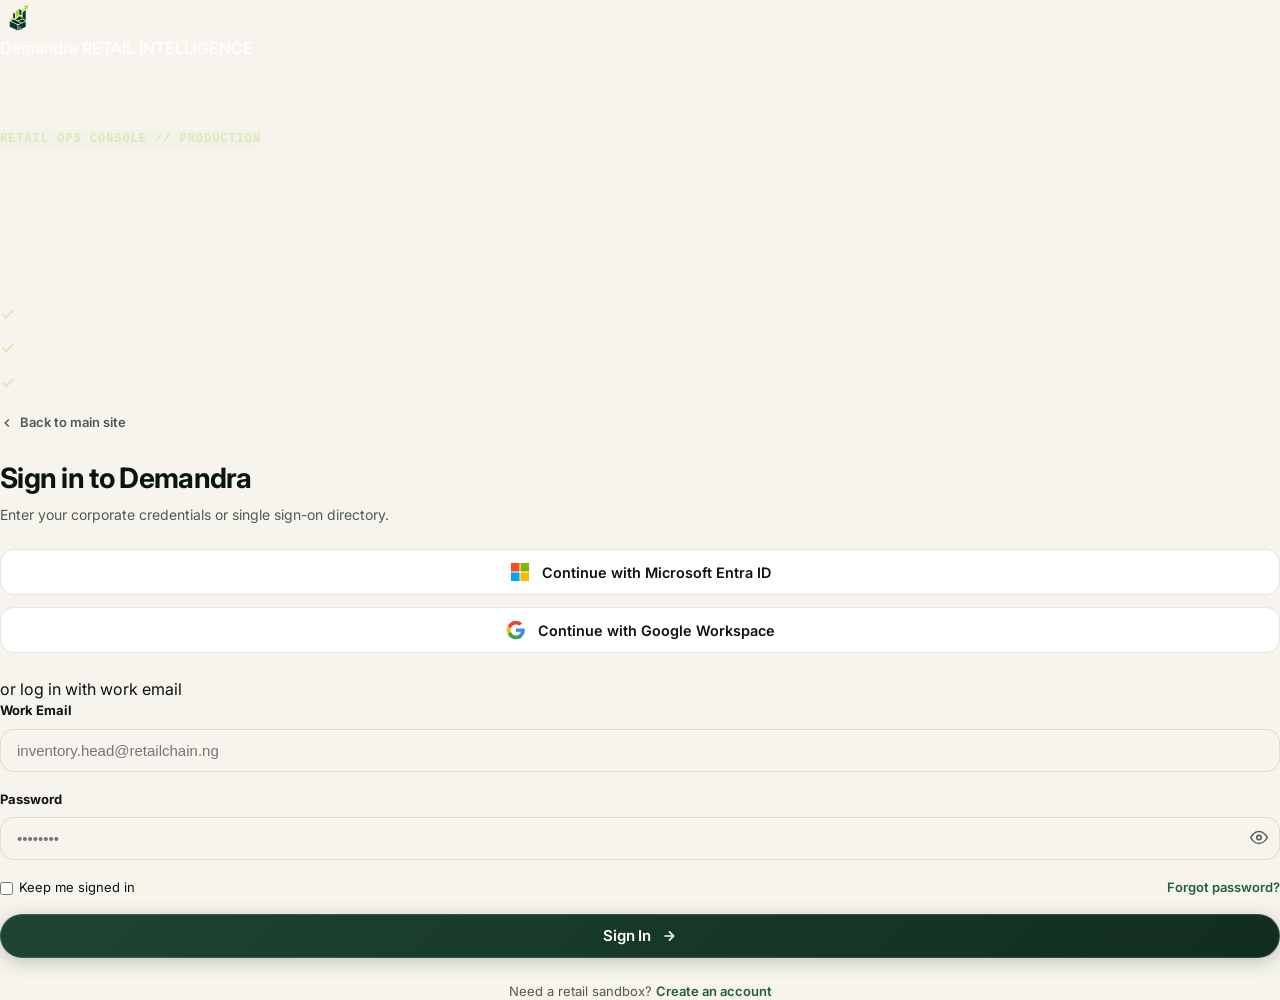
<file: login.html>
<!doctype html>
<html lang="en">
<head>
  <meta charset="utf-8" />
  <meta name="viewport" content="width=device-width, initial-scale=1" />
  <title>Sign In to Retail Operations — Demandra</title>
  <meta name="description" content="Sign in to your Demandra retail demand intelligence workspace." />
  <link rel="preconnect" href="https://fonts.googleapis.com" />
  <link rel="preconnect" href="https://fonts.gstatic.com" crossorigin />
  <link href="https://fonts.googleapis.com/css2?family=Inter:wght@400;500;600;700;800&display=swap" rel="stylesheet" />
  <link rel="stylesheet" href="assets/styles.css" />
  <link rel="icon" type="image/png" href="assets/logo-mark.png">
</head>
<body style="background: var(--bg-ivory);">
  <a href="#mainContent" class="skip-link">Skip to main content</a>

  <div class="auth-page-wrap" id="mainContent">
    <!-- Aside Dark Panel -->
    <aside class="auth-panel-aside">
      <div>
        <a href="index.html" class="brand" style="color: #FFFFFF;" aria-label="Demandra Home">
          <div class="brand-symbol">
            <img src="assets/img/demandra-symbol@2x.png" alt="Demandra" width="36" height="36" style="object-fit: contain; display: block;" />
          </div>
          <div class="brand-text-wrap">
            <span class="brand-title">Demandra</span>
            <span class="brand-sub">RETAIL INTELLIGENCE</span>
          </div>
        </a>

        <div style="margin-top: 4rem;">
          <div class="eyebrow-tag" style="background: rgba(221, 230, 184, 0.15); color: var(--accent-lime); border-color: rgba(221, 230, 184, 0.25);">
            RETAIL OPS CONSOLE // PRODUCTION
          </div>
          <p style="font-size: 1.25rem; font-weight: 500; line-height: 1.5; color: var(--text-on-dark); margin: 1.5rem 0;">
            "We caught a 14-day stockout risk on cooking oil across our 12 Lagos outlets and had inventory rebalanced before shelves went empty."
          </p>
          <div style="font-size: 0.875rem; color: var(--text-on-dark-muted);">
            — Vice President of Merchandising, Commercial Supermarket Chain, Lagos
          </div>

          <ul style="list-style: none; display: flex; flex-direction: column; gap: 0.85rem; margin-top: 2.5rem; font-size: 0.875rem; color: var(--text-on-dark-muted);">
            <li style="display: flex; align-items: center; gap: 0.625rem;">
              <svg width="16" height="16" viewBox="0 0 24 24" fill="none" stroke="var(--accent-lime)" stroke-width="3"><polyline points="20 6 9 17 4 12"></polyline></svg>
              <span>Daily SKU velocity time-series models</span>
            </li>
            <li style="display: flex; align-items: center; gap: 0.625rem;">
              <svg width="16" height="16" viewBox="0 0 24 24" fill="none" stroke="var(--accent-lime)" stroke-width="3"><polyline points="20 6 9 17 4 12"></polyline></svg>
              <span>Automated inter-store balance manifests</span>
            </li>
            <li style="display: flex; align-items: center; gap: 0.625rem;">
              <svg width="16" height="16" viewBox="0 0 24 24" fill="none" stroke="var(--accent-lime)" stroke-width="3"><polyline points="20 6 9 17 4 12"></polyline></svg>
              <span>Microsoft Entra ID &amp; Azure Blob CMK Security</span>
            </li>
          </ul>
        </div>
      </div>

      <div style="font-size: 0.78125rem; color: var(--text-on-dark-muted);">
        &copy; 2026 Demandra Technologies Ltd &middot; RC 1928410 &middot; Lekki Phase 1, Lagos
      </div>
    </aside>

    <!-- Main Form Panel -->
    <main class="auth-panel-main">
      <div class="auth-box">
        <a href="index.html" style="display: inline-flex; align-items: center; gap: 0.35rem; font-size: 0.8125rem; color: var(--text-ink-muted); margin-bottom: 1.5rem; font-weight: 600;">
          <svg width="14" height="14" viewBox="0 0 24 24" fill="none" stroke="currentColor" stroke-width="2.5"><polyline points="15 18 9 12 15 6"></polyline></svg>
          Back to main site
        </a>

        <h1 style="font-size: 1.75rem; font-weight: 700; color: var(--text-ink); letter-spacing: -0.025em; margin-bottom: 0.35rem;">
          Sign in to Demandra
        </h1>
        <p style="font-size: 0.875rem; color: var(--text-ink-muted); margin-bottom: 1.5rem;">
          Enter your corporate credentials or single sign-on directory.
        </p>

        <!-- SSO -->
        <div class="sso-group">
          <button type="button" class="btn-sso">
            <svg viewBox="0 0 21 21" fill="none">
              <path fill="#f25022" d="M1 1h9v9H1z"/>
              <path fill="#00a4ef" d="M1 11h9v9H1z"/>
              <path fill="#7fba00" d="M11 1h9v9h-9z"/>
              <path fill="#ffb900" d="M11 11h9v9h-9z"/>
            </svg>
            Continue with Microsoft Entra ID
          </button>
          <button type="button" class="btn-sso">
            <svg viewBox="0 0 24 24">
              <path fill="#4285F4" d="M22.5 12.2c0-.7-.1-1.4-.2-2H12v3.8h5.9a5 5 0 01-2.2 3.3v2.7h3.5c2-1.9 3.3-4.7 3.3-7.8z"/>
              <path fill="#34A853" d="M12 23c3 0 5.5-1 7.3-2.7l-3.5-2.7c-1 .7-2.3 1.1-3.8 1.1-2.9 0-5.3-2-6.2-4.6H2.2v2.8A11 11 0 0012 23z"/>
              <path fill="#FBBC05" d="M5.8 14.1a6.6 6.6 0 010-4.2V7.1H2.2a11 11 0 000 9.8z"/>
              <path fill="#EA4335" d="M12 5.4c1.6 0 3 .6 4.2 1.6l3.1-3.1A11 11 0 002.2 7.1l3.6 2.8C6.7 7.3 9.1 5.4 12 5.4z"/>
            </svg>
            Continue with Google Workspace
          </button>
        </div>

        <div class="modal-divider">
          <span>or log in with work email</span>
        </div>

        <form class="modal-form" id="pageLoginForm" action="#" method="POST">
          <div class="form-group">
            <label class="form-label" for="loginEmail">Work Email</label>
            <input type="email" class="form-input" id="loginEmail" placeholder="inventory.head@retailchain.ng" required />
          </div>

          <div class="form-group">
            <label class="form-label" for="loginPassword">Password</label>
            <div class="password-input-wrap">
              <input type="password" class="form-input" id="loginPassword" placeholder="••••••••" required />
              <button type="button" class="password-toggle-btn" id="loginPasswordToggle" aria-label="Toggle password visibility">
                <svg width="18" height="18" viewBox="0 0 24 24" fill="none" stroke="currentColor" stroke-width="2"><path d="M1 12s4-8 11-8 11 8 11 8-4 8-11 8-11-8-11-8z"></path><circle cx="12" cy="12" r="3"></circle></svg>
              </button>
            </div>
          </div>

          <div style="display: flex; justify-content: space-between; align-items: center; font-size: 0.8125rem; margin-top: 0.25rem;">
            <label style="display: flex; align-items: center; gap: 0.4rem; cursor: pointer; color: var(--text-ink);">
              <input type="checkbox" style="accent-color: var(--accent-leaf);" />
              Keep me signed in
            </label>
            <a href="mailto:support@demandra.ai?subject=Password%20Reset%20Request" style="color: var(--accent-leaf); font-weight: 600;">Forgot password?</a>
          </div>

          <button type="submit" class="btn-primary" style="width: 100%; justify-content: center; margin-top: 1rem;">
            Sign In
            <svg viewBox="0 0 24 24" fill="none" stroke="currentColor" stroke-width="2.5"><path d="M5 12h14M12 5l7 7-7 7"/></svg>
          </button>
        </form>

        <p style="text-align: center; font-size: 0.8125rem; color: var(--text-ink-muted); margin-top: 1.5rem;">
          Need a retail sandbox? <a href="signup.html" style="color: var(--accent-leaf); font-weight: 600;">Create an account</a>
        </p>
      </div>
    </main>
  </div>

  <script>
    // Simple password toggle for standalone auth page
    const toggle = document.getElementById('loginPasswordToggle');
    const input = document.getElementById('loginPassword');
    if (toggle && input) {
      toggle.addEventListener('click', () => {
        const isPassword = input.getAttribute('type') === 'password';
        input.setAttribute('type', isPassword ? 'text' : 'password');
        toggle.innerHTML = isPassword
          ? '<svg width="18" height="18" viewBox="0 0 24 24" fill="none" stroke="currentColor" stroke-width="2"><path d="M17.94 17.94A10.07 10.07 0 0 1 12 20c-7 0-11-8-11-8a18.45 18.45 0 0 1 5.06-5.94M9.9 4.24A9.12 9.12 0 0 1 12 4c7 0 11 8 11 8a18.5 18.5 0 0 1-2.16 3.19m-6.72-1.07a3 3 0 1 1-4.24-4.24"></path><line x1="1" y1="2" x2="23" y2="23"></line></svg>'
          : '<svg width="18" height="18" viewBox="0 0 24 24" fill="none" stroke="currentColor" stroke-width="2"><path d="M1 12s4-8 11-8 11 8 11 8-4 8-11 8-11-8-11-8z"></path><circle cx="12" cy="12" r="3"></circle></svg>';
      });
    }

    const form = document.getElementById('pageLoginForm');
    if (form) {
      form.addEventListener('submit', (e) => {
        e.preventDefault();
        const btn = form.querySelector('button[type="submit"]');
        if (btn) {
          btn.innerHTML = 'Authenticating...';
          setTimeout(() => {
            alert('Enterprise workspace authentication successful. Redirecting to store telemetry console...');
            window.location.href = 'index.html';
          }, 800);
        }
      });
    }
  </script>
</body>
</html>
</file>
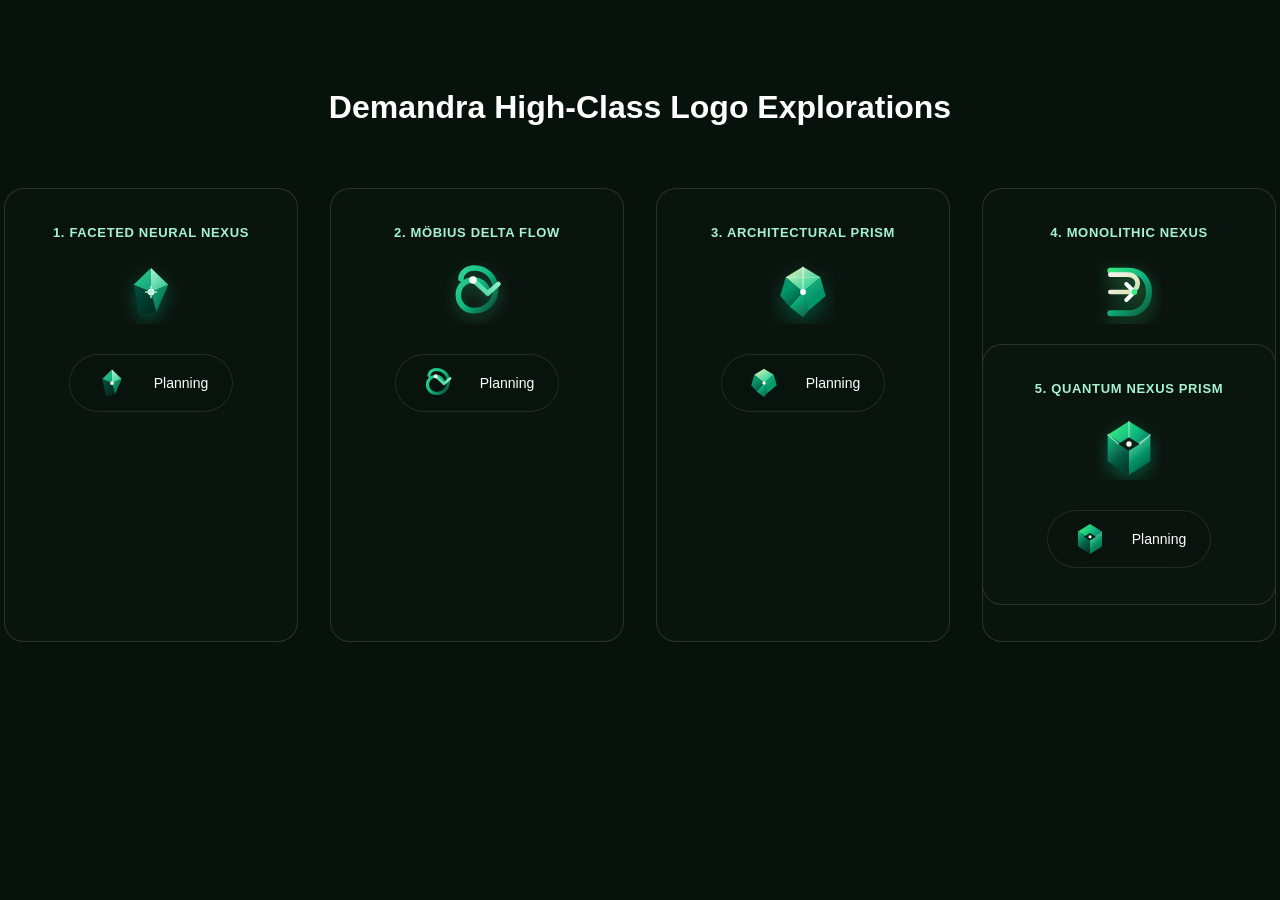
<file: logo_preview.html>
<!DOCTYPE html>
<html>
<head>
<meta charset="utf-8">
<title>High Class Logo Preview</title>
<style>
  body {
    background: #08120c;
    color: #ffffff;
    font-family: Inter, sans-serif;
    padding: 60px;
    display: flex;
    flex-direction: column;
    gap: 40px;
    align-items: center;
  }
  .grid {
    display: flex;
    gap: 32px;
  }
  .card {
    background: rgba(12, 22, 16, 0.9);
    border: 1px solid rgba(255, 255, 255, 0.12);
    border-radius: 20px;
    padding: 36px;
    display: flex;
    flex-direction: column;
    align-items: center;
    gap: 20px;
    width: 220px;
  }
  .card-title {
    font-size: 13px;
    font-weight: 600;
    letter-spacing: 0.05em;
    color: #a7f3d0;
  }
  .preview-nav {
    background: rgba(10, 20, 14, 0.82);
    backdrop-filter: blur(24px);
    border: 1px solid rgba(255, 255, 255, 0.1);
    border-radius: 9999px;
    padding: 10px 24px;
    display: flex;
    align-items: center;
    gap: 24px;
    margin-top: 10px;
  }
</style>
</head>
<body>
  <h1>Demandra High-Class Logo Explorations</h1>
  <div class="grid">
    <!-- Option 1: The Faceted Neural Nexus -->
    <div class="card">
      <div class="card-title">1. FACETED NEURAL NEXUS</div>
      <!-- Large (64px) -->
      <svg width="64" height="64" viewBox="0 0 48 48" fill="none" xmlns="http://www.w3.org/2000/svg">
        <defs>
          <linearGradient id="opt1_a" x1="8" y1="8" x2="28" y2="28" gradientUnits="userSpaceOnUse">
            <stop stop-color="#34D399"/>
            <stop offset="1" stop-color="#059669"/>
          </linearGradient>
          <linearGradient id="opt1_b" x1="24" y1="8" x2="40" y2="24" gradientUnits="userSpaceOnUse">
            <stop stop-color="#A7F3D0"/>
            <stop offset="1" stop-color="#10B981"/>
          </linearGradient>
          <linearGradient id="opt1_c" x1="16" y1="24" x2="40" y2="40" gradientUnits="userSpaceOnUse">
            <stop stop-color="#10B981"/>
            <stop offset="1" stop-color="#064E3B"/>
          </linearGradient>
          <linearGradient id="opt1_d" x1="8" y1="24" x2="24" y2="40" gradientUnits="userSpaceOnUse">
            <stop stop-color="#064E3B"/>
            <stop offset="1" stop-color="#022C22"/>
          </linearGradient>
          <filter id="opt1_glow" x="0" y="0" width="48" height="48" filterUnits="userSpaceOnUse">
            <feDropShadow dx="0" dy="4" stdDeviation="6" flood-color="#10B981" flood-opacity="0.35"/>
          </filter>
        </defs>
        <g filter="url(#opt1_glow)">
          <!-- Top Left Blade -->
          <path d="M24 6L11 18.5L24 24L24 6Z" fill="url(#opt1_a)"/>
          <!-- Top Right Blade -->
          <path d="M24 6L37 18.5L24 24L24 6Z" fill="url(#opt1_b)"/>
          <!-- Bottom Right Blade -->
          <path d="M24 24L37 18.5L28 39L24 24Z" fill="url(#opt1_c)"/>
          <!-- Bottom Left Blade (Forms continuous flow D/Nexus) -->
          <path d="M24 24L28 39L16 42L11 18.5L24 24Z" fill="url(#opt1_d)"/>
          <!-- Precision Core Node -->
          <circle cx="24" cy="24" r="2.5" fill="#FFFFFF"/>
          <path d="M20 24H28M24 20V28" stroke="#A7F3D0" stroke-width="1.2" stroke-linecap="round"/>
        </g>
      </svg>

      <!-- Nav Size (38px) -->
      <div class="preview-nav">
        <svg width="36" height="36" viewBox="0 0 48 48" fill="none" xmlns="http://www.w3.org/2000/svg">
          <path d="M24 6L11 18.5L24 24L24 6Z" fill="url(#opt1_a)"/>
          <path d="M24 6L37 18.5L24 24L24 6Z" fill="url(#opt1_b)"/>
          <path d="M24 24L37 18.5L28 39L24 24Z" fill="url(#opt1_c)"/>
          <path d="M24 24L28 39L16 42L11 18.5L24 24Z" fill="url(#opt1_d)"/>
          <circle cx="24" cy="24" r="2.5" fill="#FFFFFF"/>
        </svg>
        <span style="font-size: 14px; font-weight: 500; color: #fff;">Planning</span>
      </div>
    </div>

    <!-- Option 2: The Continuous Möbius Delta (Precision Enterprise Flow) -->
    <div class="card">
      <div class="card-title">2. MÖBIUS DELTA FLOW</div>
      <!-- Large (64px) -->
      <svg width="64" height="64" viewBox="0 0 48 48" fill="none" xmlns="http://www.w3.org/2000/svg">
        <defs>
          <linearGradient id="opt2_ribbon1" x1="6" y1="12" x2="38" y2="36" gradientUnits="userSpaceOnUse">
            <stop stop-color="#34D399"/>
            <stop offset="0.5" stop-color="#10B981"/>
            <stop offset="1" stop-color="#064E3B"/>
          </linearGradient>
          <linearGradient id="opt2_ribbon2" x1="42" y1="14" x2="12" y2="38" gradientUnits="userSpaceOnUse">
            <stop stop-color="#A7F3D0"/>
            <stop offset="0.6" stop-color="#34D399"/>
            <stop offset="1" stop-color="#059669"/>
          </linearGradient>
          <linearGradient id="opt2_core" x1="18" y1="18" x2="30" y2="30" gradientUnits="userSpaceOnUse">
            <stop stop-color="#FFFFFF"/>
            <stop offset="1" stop-color="#6EE7B7"/>
          </linearGradient>
          <filter id="opt2_glow" x="0" y="0" width="48" height="48" filterUnits="userSpaceOnUse">
            <feDropShadow dx="0" dy="4" stdDeviation="5" flood-color="#34D399" flood-opacity="0.3"/>
          </filter>
        </defs>
        <g filter="url(#opt2_glow)">
          <!-- Outer dynamic infinity / delta curve -->
          <path d="M12 14C12 9.5 16.5 6 22 6C31 6 38 13 38 22C38 31 31 38 22 38C15 38 10 33 10 26C10 20 15 15 21 15C27 15 32 19 32 25" stroke="url(#opt2_ribbon1)" stroke-width="4.2" stroke-linecap="round"/>
          <path d="M21 15L32 25L40 18" stroke="url(#opt2_ribbon2)" stroke-width="3.6" stroke-linecap="round" stroke-linejoin="round"/>
          <circle cx="21" cy="15" r="2.8" fill="url(#opt2_core)"/>
        </g>
      </svg>

      <!-- Nav Size (38px) -->
      <div class="preview-nav">
        <svg width="36" height="36" viewBox="0 0 48 48" fill="none" xmlns="http://www.w3.org/2000/svg">
          <path d="M12 14C12 9.5 16.5 6 22 6C31 6 38 13 38 22C38 31 31 38 22 38C15 38 10 33 10 26C10 20 15 15 21 15C27 15 32 19 32 25" stroke="url(#opt2_ribbon1)" stroke-width="4.2" stroke-linecap="round"/>
          <path d="M21 15L32 25L40 18" stroke="url(#opt2_ribbon2)" stroke-width="3.6" stroke-linecap="round" stroke-linejoin="round"/>
          <circle cx="21" cy="15" r="2.8" fill="url(#opt2_core)"/>
        </svg>
        <span style="font-size: 14px; font-weight: 500; color: #fff;">Planning</span>
      </div>
    </div>

    <!-- Option 3: The Architectural Hex-Pulse (Scale/Palantir Tier) -->
    <div class="card">
      <div class="card-title">3. ARCHITECTURAL PRISM</div>
      <!-- Large (64px) -->
      <svg width="64" height="64" viewBox="0 0 48 48" fill="none" xmlns="http://www.w3.org/2000/svg">
        <defs>
          <linearGradient id="opt3_f1" x1="12" y1="6" x2="24" y2="24" gradientUnits="userSpaceOnUse">
            <stop stop-color="#E2F3BC"/>
            <stop offset="1" stop-color="#34D399"/>
          </linearGradient>
          <linearGradient id="opt3_f2" x1="24" y1="6" x2="38" y2="22" gradientUnits="userSpaceOnUse">
            <stop stop-color="#34D399"/>
            <stop offset="1" stop-color="#059669"/>
          </linearGradient>
          <linearGradient id="opt3_f3" x1="24" y1="24" x2="36" y2="42" gradientUnits="userSpaceOnUse">
            <stop stop-color="#10B981"/>
            <stop offset="1" stop-color="#064E3B"/>
          </linearGradient>
          <linearGradient id="opt3_f4" x1="10" y1="24" x2="24" y2="42" gradientUnits="userSpaceOnUse">
            <stop stop-color="#059669"/>
            <stop offset="1" stop-color="#022C22"/>
          </linearGradient>
          <filter id="opt3_shadow" x="0" y="0" width="48" height="48" filterUnits="userSpaceOnUse">
            <feDropShadow dx="0" dy="6" stdDeviation="7" flood-color="#10B981" flood-opacity="0.32"/>
          </filter>
        </defs>
        <g filter="url(#opt3_shadow)">
          <!-- Monolithic Hexagonal Prism Facets -->
          <polygon points="24,5 37,13 24,24 11,13" fill="url(#opt3_f1)"/>
          <polygon points="37,13 41,27 28,38 24,24" fill="url(#opt3_f2)"/>
          <polygon points="24,24 28,38 24,43 14,35" fill="url(#opt3_f3)"/>
          <polygon points="11,13 24,24 14,35 7,27" fill="url(#opt3_f4)"/>
          <!-- Razor fine chamfer lines -->
          <line x1="24" y1="5" x2="24" y2="24" stroke="rgba(255,255,255,0.7)" stroke-width="0.8"/>
          <line x1="11" y1="13" x2="37" y2="13" stroke="rgba(255,255,255,0.4)" stroke-width="0.6"/>
          <circle cx="24" cy="24" r="2.2" fill="#FFFFFF"/>
        </g>
      </svg>

      <!-- Nav Size (38px) -->
      <div class="preview-nav">
        <svg width="36" height="36" viewBox="0 0 48 48" fill="none" xmlns="http://www.w3.org/2000/svg">
          <polygon points="24,5 37,13 24,24 11,13" fill="url(#opt3_f1)"/>
          <polygon points="37,13 41,27 28,38 24,24" fill="url(#opt3_f2)"/>
          <polygon points="24,24 28,38 24,43 14,35" fill="url(#opt3_f3)"/>
          <polygon points="11,13 24,24 14,35 7,27" fill="url(#opt3_f4)"/>
          <circle cx="24" cy="24" r="2.2" fill="#FFFFFF"/>
        </svg>
        <span style="font-size: 14px; font-weight: 500; color: #fff;">Planning</span>
      </div>
    </div>

    <!-- Option 4: The Monolithic Monogram Nexus (Linear / Stripe / Anthropic Level) -->
    <div class="card">
      <div class="card-title">4. MONOLITHIC NEXUS</div>
      <!-- Large (64px) -->
      <svg width="64" height="64" viewBox="0 0 48 48" fill="none" xmlns="http://www.w3.org/2000/svg">
        <defs>
          <linearGradient id="opt4_g1" x1="6" y1="6" x2="42" y2="42" gradientUnits="userSpaceOnUse">
            <stop stop-color="#38EF7D"/>
            <stop offset="0.45" stop-color="#10B981"/>
            <stop offset="1" stop-color="#044E36"/>
          </linearGradient>
          <linearGradient id="opt4_g2" x1="14" y1="10" x2="36" y2="34" gradientUnits="userSpaceOnUse">
            <stop stop-color="#F4F0E7"/>
            <stop offset="0.5" stop-color="#DCE8BD"/>
            <stop offset="1" stop-color="#38EF7D"/>
          </linearGradient>
          <filter id="opt4_glow" x="0" y="0" width="48" height="48" filterUnits="userSpaceOnUse">
            <feDropShadow dx="0" dy="4" stdDeviation="6" flood-color="#38EF7D" flood-opacity="0.38"/>
          </filter>
        </defs>
        <g filter="url(#opt4_glow)">
          <!-- Pure standalone geometric sculpture (No box, pure monolithic precision) -->
          <!-- Forward velocity chevron interlocking with parabolic demand curve -->
          <path d="M10 8H24C32.8 8 39 14.8 39 24C39 33.2 32.8 40 24 40H10" stroke="url(#opt4_g1)" stroke-width="4.5" stroke-linecap="round"/>
          <path d="M10 24H23C27.5 24 30.5 21 30.5 17.5C30.5 14 27.5 11 23 11H10" stroke="url(#opt4_g2)" stroke-width="3.5" stroke-linecap="round"/>
          <!-- Predictive Focal Nexus Vector -->
          <path d="M22 18L28 24L22 30" stroke="#FFFFFF" stroke-width="3" stroke-linecap="round" stroke-linejoin="round"/>
          <circle cx="28" cy="24" r="2.2" fill="#38EF7D"/>
        </g>
      </svg>

    <!-- Option 5: The Pure Isometric Quantum Diamond (Billion Dollar Enterprise Tier) -->
    <div class="card">
      <div class="card-title">5. QUANTUM NEXUS PRISM</div>
      <!-- Large (64px) -->
      <svg width="64" height="64" viewBox="0 0 48 48" fill="none" xmlns="http://www.w3.org/2000/svg">
        <defs>
          <linearGradient id="opt5_top" x1="12" y1="4" x2="36" y2="24" gradientUnits="userSpaceOnUse">
            <stop stop-color="#38EF7D"/>
            <stop offset="0.6" stop-color="#10B981"/>
            <stop offset="1" stop-color="#047857"/>
          </linearGradient>
          <linearGradient id="opt5_right" x1="24" y1="16" x2="44" y2="40" gradientUnits="userSpaceOnUse">
            <stop stop-color="#6EE7B7"/>
            <stop offset="0.5" stop-color="#059669"/>
            <stop offset="1" stop-color="#064E3B"/>
          </linearGradient>
          <linearGradient id="opt5_left" x1="4" y1="20" x2="24" y2="44" gradientUnits="userSpaceOnUse">
            <stop stop-color="#10B981"/>
            <stop offset="0.5" stop-color="#065F46"/>
            <stop offset="1" stop-color="#022C22"/>
          </linearGradient>
          <filter id="opt5_glow" x="0" y="0" width="48" height="48" filterUnits="userSpaceOnUse">
            <feDropShadow dx="0" dy="4" stdDeviation="6" flood-color="#10B981" flood-opacity="0.38"/>
          </filter>
        </defs>
        <g filter="url(#opt5_glow)">
          <!-- Top Facet (Synchronized Demand Intake) -->
          <path d="M24 4L40 14L24 24L8 14L24 4Z" fill="url(#opt5_top)"/>
          <!-- Right Facet (Neural Velocity Corridor) -->
          <path d="M40 14L40 34L24 44L24 24L40 14Z" fill="url(#opt5_right)"/>
          <!-- Left Facet (Depot Replenishment Core) -->
          <path d="M8 14L24 24L24 44L8 34L8 14Z" fill="url(#opt5_left)"/>
          <!-- Internal Razor Precision Vector (Carved Forward Aperture) -->
          <path d="M24 16L32 21L24 26L16 21L24 16Z" fill="#08120C" opacity="0.9"/>
          <circle cx="24" cy="21" r="2" fill="#FFFFFF"/>
          <!-- Specular Edge Lines -->
          <path d="M24 4L24 16M40 14L32 21M8 14L16 21" stroke="rgba(255,255,255,0.6)" stroke-width="0.8" stroke-linecap="round"/>
        </g>
      </svg>

      <!-- Nav Size (38px) -->
      <div class="preview-nav">
        <svg width="36" height="36" viewBox="0 0 48 48" fill="none" xmlns="http://www.w3.org/2000/svg">
          <path d="M24 4L40 14L24 24L8 14L24 4Z" fill="url(#opt5_top)"/>
          <path d="M40 14L40 34L24 44L24 24L40 14Z" fill="url(#opt5_right)"/>
          <path d="M8 14L24 24L24 44L8 34L8 14Z" fill="url(#opt5_left)"/>
          <path d="M24 16L32 21L24 26L16 21L24 16Z" fill="#08120C" opacity="0.9"/>
          <circle cx="24" cy="21" r="2" fill="#FFFFFF"/>
        </svg>
        <span style="font-size: 14px; font-weight: 500; color: #fff;">Planning</span>
      </div>
    </div>
  </div>
</body>
</html>
</file>
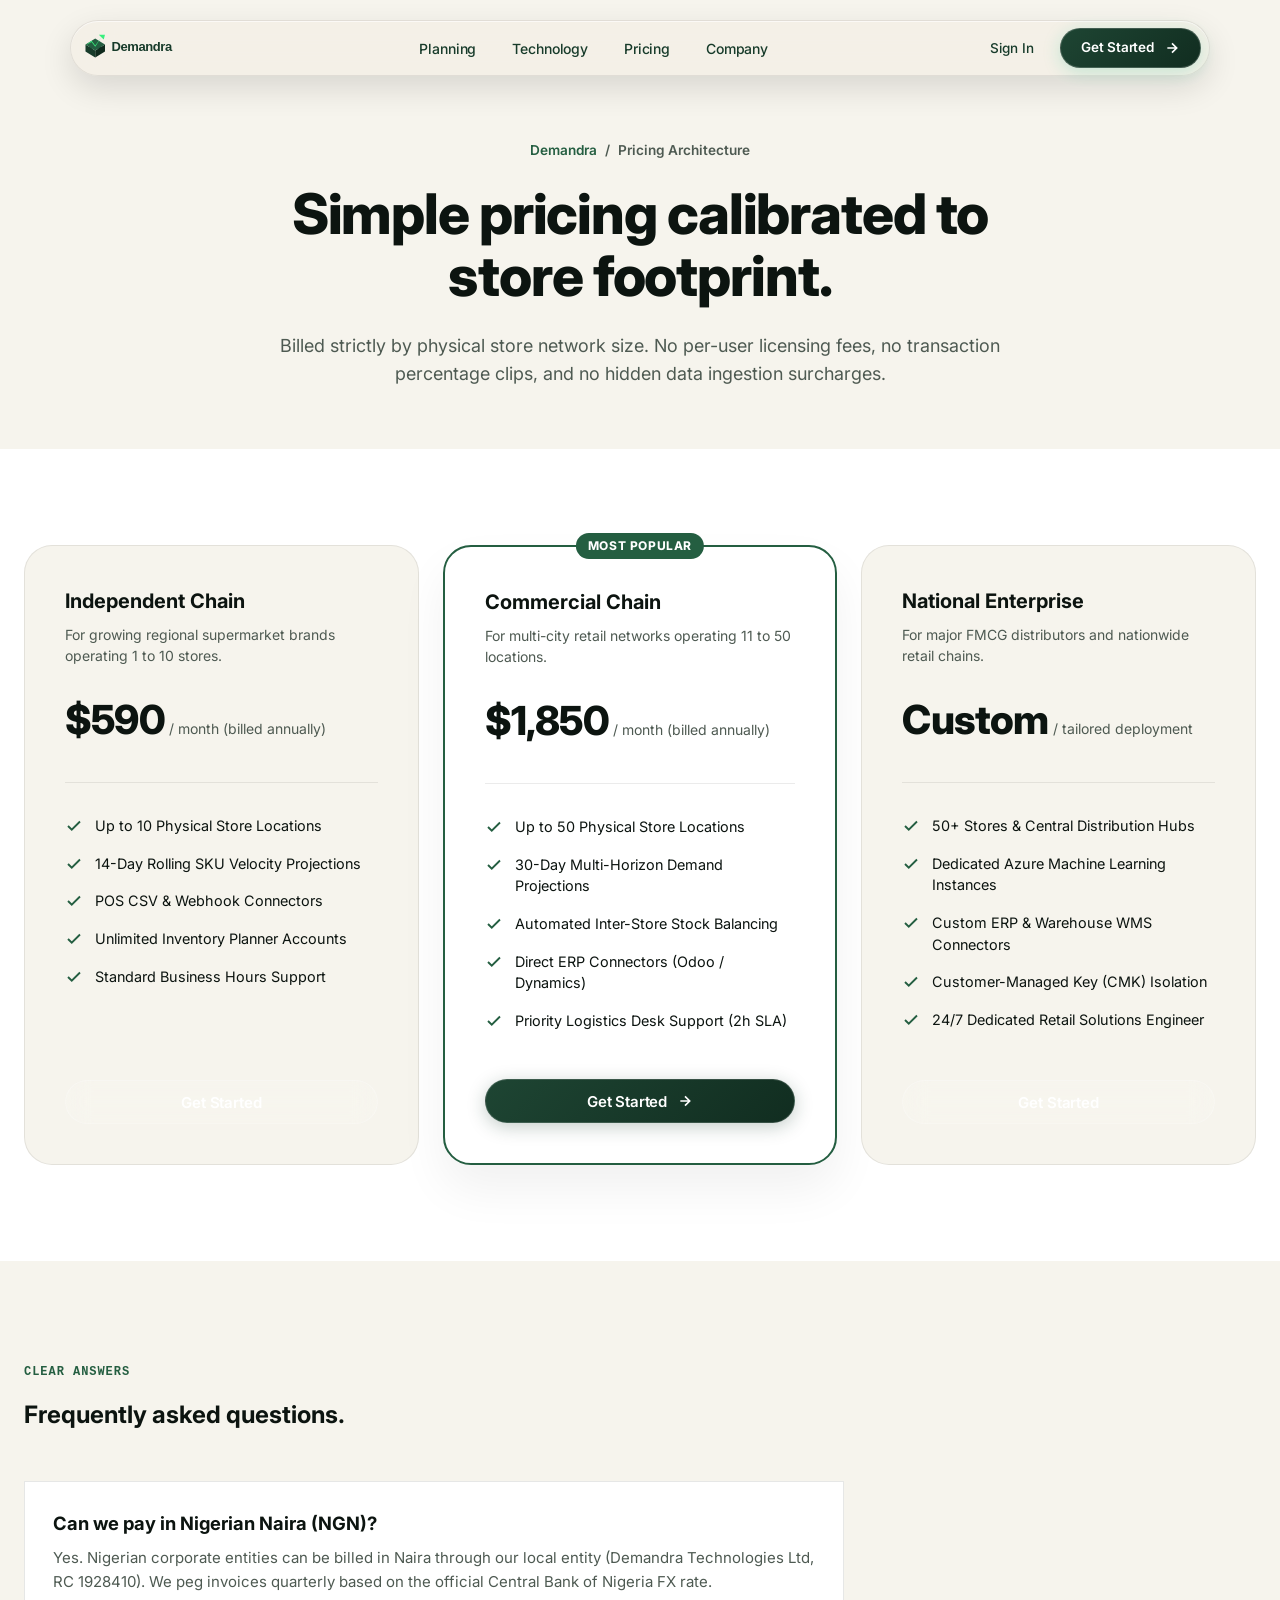
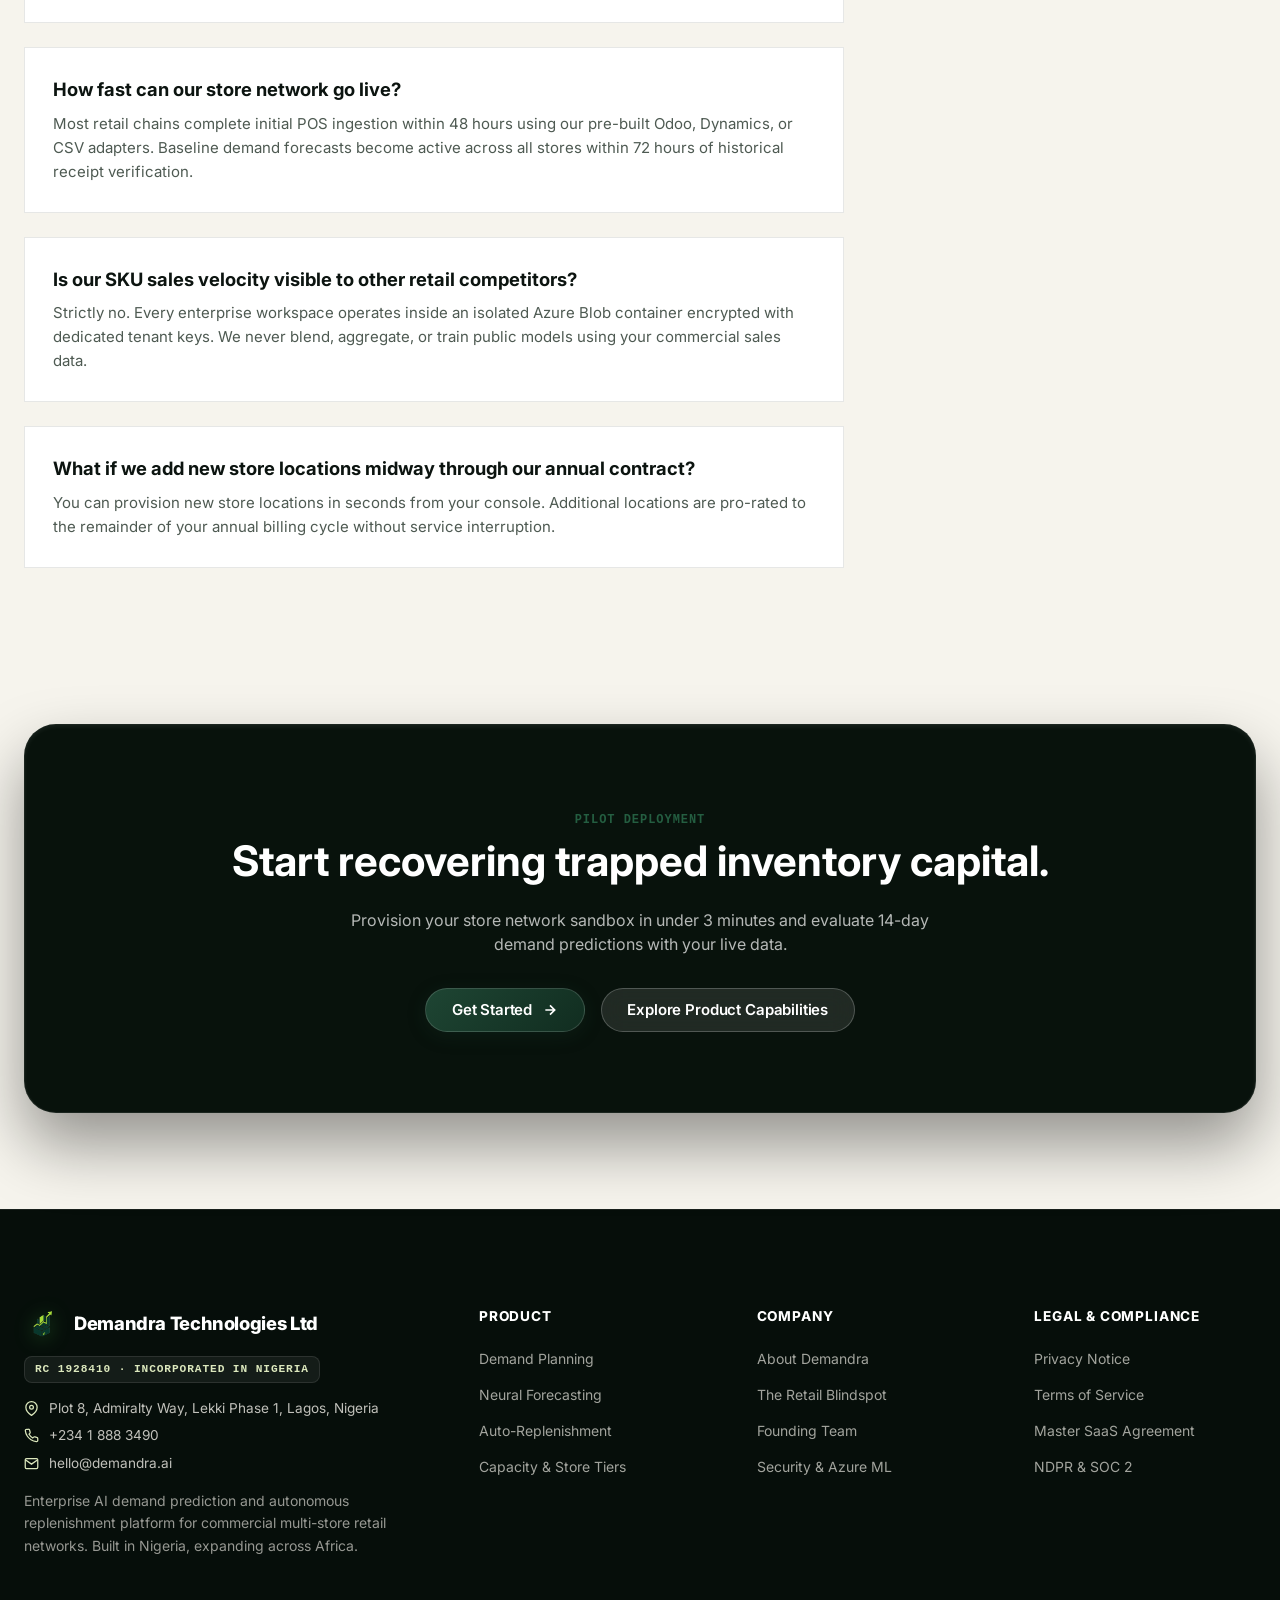
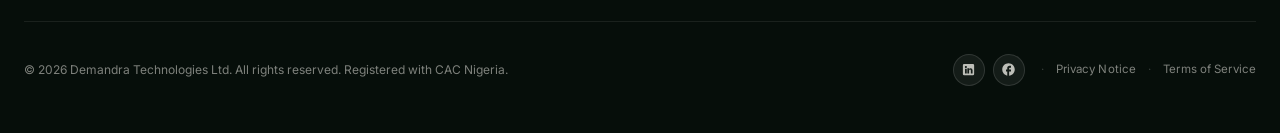
<file: pricing.html>
<!doctype html>
<html lang="en">
<head>
  <meta charset="utf-8" />
  <meta name="viewport" content="width=device-width, initial-scale=1" />
  <title>Transparent Store-Network Pricing — Demandra</title>
  <meta name="description" content="Transparent, predictable pricing for multi-store retail networks. Billed strictly by store count with zero hidden transaction surcharges." />
  <meta name="keywords" content="retail SaaS pricing, store inventory software pricing, demand planning cost, retail AI Nigeria" />
  <link rel="preconnect" href="https://fonts.googleapis.com" />
  <link rel="preconnect" href="https://fonts.gstatic.com" crossorigin />
  <link href="https://fonts.googleapis.com/css2?family=Inter:wght@400;500;600;700;800&display=swap" rel="stylesheet" />
  <link rel="stylesheet" href="assets/styles.css" />
  <link rel="icon" type="image/png" href="assets/logo-mark.png">
</head>
<body>
  <a href="#mainContent" class="skip-link">Skip to main content</a>

    <!-- Header -->
  <header class="site-nav-wrapper" id="siteNavWrapper">
    <div class="nav-pill-container">
      <a href="index.html" class="nav-brand-symbol" aria-label="Demandra Home">
        <img src="assets/img/logo-dark.svg" alt="Demandra Symbol" height="32" width="130" style="object-fit: contain;">
      </a>

      <!-- Spacious Primary Navigation Links (Per PRD Section 5) -->
      <nav class="nav-links" aria-label="Primary Navigation">
        <a href="solution.html" class="nav-link">Planning</a>
        <a href="technology.html" class="nav-link">Technology</a>
        <a href="pricing.html" class="nav-link">Pricing</a>
        <a href="about.html" class="nav-link">Company</a>
      </nav>

      <!-- Nav Actions -->
      <div class="nav-actions">
        <a href="login.html" class="btn-nav-signin">Sign In</a>
        <button type="button" class="btn-primary btn-nav-cta" data-open-modal>
          Get Started
          <svg viewBox="0 0 24 24" fill="none" stroke="currentColor" stroke-width="2.5"><path d="M5 12h14M12 5l7 7-7 7"/></svg>
        </button>
        
        <!-- Mobile Toggle -->
        <button class="mobile-toggle" id="mobileToggle" aria-label="Toggle menu" aria-expanded="false">
          <svg width="24" height="24" viewBox="0 0 24 24" fill="none" stroke="currentColor" stroke-width="2" stroke-linecap="round" stroke-linejoin="round">
            <line x1="3" y1="12" x2="21" y2="12"></line>
            <line x1="3" y1="6" x2="21" y2="6"></line>
            <line x1="3" y1="18" x2="21" y2="18"></line>
          </svg>
        </button>
      </div>
    </div>
  </header>

  <!-- Mobile Drawer -->
  <div class="nav-drawer" id="navDrawer">
    <a href="solution.html" class="drawer-link">Planning</a>
    <a href="technology.html" class="drawer-link">Technology</a>
    <a href="pricing.html" class="drawer-link">Pricing</a>
    <a href="about.html" class="drawer-link">Company</a>
    <a href="login.html" class="drawer-link">Retail Ops Portal</a>
    <button type="button" class="btn-primary" style="width: 100%; margin-top: 1rem;" data-open-modal>
      Get Started
      <svg viewBox="0 0 24 24" fill="none" stroke="currentColor" stroke-width="2.5"><path d="M5 12h14M12 5l7 7-7 7"/></svg>
    </button>
  </div>

  <main id="mainContent">
    <!-- Hero -->
    <section class="page-hero">
      <div class="container">
        <div class="page-hero-inner">
          <div class="breadcrumbs">
            <a href="index.html">Demandra</a>
            <span>/</span>
            <span>Pricing Architecture</span>
          </div>
          <h1 class="page-title">
            Simple pricing calibrated to store footprint.
          </h1>
          <p class="page-lead">
            Billed strictly by physical store network size. No per-user licensing fees, no transaction percentage clips, and no hidden data ingestion surcharges.
          </p>
        </div>
      </div>
    </section>

    <!-- Pricing Cards Block -->
    <section class="inner-section">
      <div class="container">
        <div class="pricing-cards-grid">
          <!-- Tier 1 -->
          <div class="pricing-plan-card">
            <div>
              <h3 class="plan-tier-name">Independent Chain</h3>
              <p class="plan-scope">For growing regional supermarket brands operating 1 to 10 stores.</p>
            </div>
            <div class="plan-cost-box">
              <span class="plan-cost num-tabular">$590</span>
              <span class="plan-term">/ month (billed annually)</span>
            </div>
            <ul class="plan-feature-list">
              <li>
                <svg viewBox="0 0 24 24" fill="none" stroke="currentColor" stroke-width="2.5"><polyline points="20 6 9 17 4 12"></polyline></svg>
                <span>Up to 10 Physical Store Locations</span>
              </li>
              <li>
                <svg viewBox="0 0 24 24" fill="none" stroke="currentColor" stroke-width="2.5"><polyline points="20 6 9 17 4 12"></polyline></svg>
                <span>14-Day Rolling SKU Velocity Projections</span>
              </li>
              <li>
                <svg viewBox="0 0 24 24" fill="none" stroke="currentColor" stroke-width="2.5"><polyline points="20 6 9 17 4 12"></polyline></svg>
                <span>POS CSV &amp; Webhook Connectors</span>
              </li>
              <li>
                <svg viewBox="0 0 24 24" fill="none" stroke="currentColor" stroke-width="2.5"><polyline points="20 6 9 17 4 12"></polyline></svg>
                <span>Unlimited Inventory Planner Accounts</span>
              </li>
              <li>
                <svg viewBox="0 0 24 24" fill="none" stroke="currentColor" stroke-width="2.5"><polyline points="20 6 9 17 4 12"></polyline></svg>
                <span>Standard Business Hours Support</span>
              </li>
            </ul>
            <button type="button" class="btn-secondary" style="width: 100%; justify-content: center;" data-open-modal>
              Get Started
            </button>
          </div>

          <!-- Tier 2 (Recommended) -->
          <div class="pricing-plan-card is-recommended">
            <div class="recommended-banner">MOST POPULAR</div>
            <div>
              <h3 class="plan-tier-name">Commercial Chain</h3>
              <p class="plan-scope">For multi-city retail networks operating 11 to 50 locations.</p>
            </div>
            <div class="plan-cost-box">
              <span class="plan-cost num-tabular">$1,850</span>
              <span class="plan-term">/ month (billed annually)</span>
            </div>
            <ul class="plan-feature-list">
              <li>
                <svg viewBox="0 0 24 24" fill="none" stroke="currentColor" stroke-width="2.5"><polyline points="20 6 9 17 4 12"></polyline></svg>
                <span>Up to 50 Physical Store Locations</span>
              </li>
              <li>
                <svg viewBox="0 0 24 24" fill="none" stroke="currentColor" stroke-width="2.5"><polyline points="20 6 9 17 4 12"></polyline></svg>
                <span>30-Day Multi-Horizon Demand Projections</span>
              </li>
              <li>
                <svg viewBox="0 0 24 24" fill="none" stroke="currentColor" stroke-width="2.5"><polyline points="20 6 9 17 4 12"></polyline></svg>
                <span>Automated Inter-Store Stock Balancing</span>
              </li>
              <li>
                <svg viewBox="0 0 24 24" fill="none" stroke="currentColor" stroke-width="2.5"><polyline points="20 6 9 17 4 12"></polyline></svg>
                <span>Direct ERP Connectors (Odoo / Dynamics)</span>
              </li>
              <li>
                <svg viewBox="0 0 24 24" fill="none" stroke="currentColor" stroke-width="2.5"><polyline points="20 6 9 17 4 12"></polyline></svg>
                <span>Priority Logistics Desk Support (2h SLA)</span>
              </li>
            </ul>
            <button type="button" class="btn-primary" style="width: 100%; justify-content: center;" data-open-modal>
              Get Started
              <svg viewBox="0 0 24 24" fill="none" stroke="currentColor" stroke-width="2.5"><path d="M5 12h14M12 5l7 7-7 7"/></svg>
            </button>
          </div>

          <!-- Tier 3 -->
          <div class="pricing-plan-card">
            <div>
              <h3 class="plan-tier-name">National Enterprise</h3>
              <p class="plan-scope">For major FMCG distributors and nationwide retail chains.</p>
            </div>
            <div class="plan-cost-box">
              <span class="plan-cost">Custom</span>
              <span class="plan-term">/ tailored deployment</span>
            </div>
            <ul class="plan-feature-list">
              <li>
                <svg viewBox="0 0 24 24" fill="none" stroke="currentColor" stroke-width="2.5"><polyline points="20 6 9 17 4 12"></polyline></svg>
                <span>50+ Stores &amp; Central Distribution Hubs</span>
              </li>
              <li>
                <svg viewBox="0 0 24 24" fill="none" stroke="currentColor" stroke-width="2.5"><polyline points="20 6 9 17 4 12"></polyline></svg>
                <span>Dedicated Azure Machine Learning Instances</span>
              </li>
              <li>
                <svg viewBox="0 0 24 24" fill="none" stroke="currentColor" stroke-width="2.5"><polyline points="20 6 9 17 4 12"></polyline></svg>
                <span>Custom ERP &amp; Warehouse WMS Connectors</span>
              </li>
              <li>
                <svg viewBox="0 0 24 24" fill="none" stroke="currentColor" stroke-width="2.5"><polyline points="20 6 9 17 4 12"></polyline></svg>
                <span>Customer-Managed Key (CMK) Isolation</span>
              </li>
              <li>
                <svg viewBox="0 0 24 24" fill="none" stroke="currentColor" stroke-width="2.5"><polyline points="20 6 9 17 4 12"></polyline></svg>
                <span>24/7 Dedicated Retail Solutions Engineer</span>
              </li>
            </ul>
            <button type="button" class="btn-secondary" style="width: 100%; justify-content: center;" data-open-modal>
              Get Started
            </button>
          </div>
        </div>
      </div>
    </section>

    <!-- Transparent FAQs -->
    <section class="inner-section alt-bg">
      <div class="container">
        <div style="max-width: 680px; margin-bottom: 3rem;">
          <div class="eyebrow-tag">CLEAR ANSWERS</div>
          <h2 class="section-headline">Frequently asked questions.</h2>
        </div>

        <div style="max-width: 820px; display: flex; flex-direction: column; gap: 1.5rem;">
          <div style="background: var(--bg-surface); border: 1px solid var(--line-main); padding: 1.75rem;">
            <h3 style="font-size: 1.15rem; font-weight: 700; color: var(--text-ink); margin-bottom: 0.5rem;">Can we pay in Nigerian Naira (NGN)?</h3>
            <p style="font-size: 0.9375rem; color: var(--text-ink-muted); line-height: 1.6; margin: 0;">
              Yes. Nigerian corporate entities can be billed in Naira through our local entity (Demandra Technologies Ltd, RC 1928410). We peg invoices quarterly based on the official Central Bank of Nigeria FX rate.
            </p>
          </div>

          <div style="background: var(--bg-surface); border: 1px solid var(--line-main); padding: 1.75rem;">
            <h3 style="font-size: 1.15rem; font-weight: 700; color: var(--text-ink); margin-bottom: 0.5rem;">How fast can our store network go live?</h3>
            <p style="font-size: 0.9375rem; color: var(--text-ink-muted); line-height: 1.6; margin: 0;">
              Most retail chains complete initial POS ingestion within 48 hours using our pre-built Odoo, Dynamics, or CSV adapters. Baseline demand forecasts become active across all stores within 72 hours of historical receipt verification.
            </p>
          </div>

          <div style="background: var(--bg-surface); border: 1px solid var(--line-main); padding: 1.75rem;">
            <h3 style="font-size: 1.15rem; font-weight: 700; color: var(--text-ink); margin-bottom: 0.5rem;">Is our SKU sales velocity visible to other retail competitors?</h3>
            <p style="font-size: 0.9375rem; color: var(--text-ink-muted); line-height: 1.6; margin: 0;">
              Strictly no. Every enterprise workspace operates inside an isolated Azure Blob container encrypted with dedicated tenant keys. We never blend, aggregate, or train public models using your commercial sales data.
            </p>
          </div>

          <div style="background: var(--bg-surface); border: 1px solid var(--line-main); padding: 1.75rem;">
            <h3 style="font-size: 1.15rem; font-weight: 700; color: var(--text-ink); margin-bottom: 0.5rem;">What if we add new store locations midway through our annual contract?</h3>
            <p style="font-size: 0.9375rem; color: var(--text-ink-muted); line-height: 1.6; margin: 0;">
              You can provision new store locations in seconds from your console. Additional locations are pro-rated to the remainder of your annual billing cycle without service interruption.
            </p>
          </div>
        </div>
      </div>
    </section>

    <!-- Final CTA -->
    <section class="final-cta-block">
      <div class="container">
        <div class="final-cta-box">
          <div class="eyebrow-tag" style="margin-bottom: 0;">PILOT DEPLOYMENT</div>
          <h2 class="section-headline">Start recovering trapped inventory capital.</h2>
          <p class="section-lead">
            Provision your store network sandbox in under 3 minutes and evaluate 14-day demand predictions with your live data.
          </p>
          <div style="display: flex; gap: 1rem; justify-content: center; margin-top: 1.5rem; flex-wrap: wrap;">
            <button type="button" class="btn-primary" data-open-modal>
              Get Started
              <svg viewBox="0 0 24 24" fill="none" stroke="currentColor" stroke-width="2.5"><path d="M5 12h14M12 5l7 7-7 7"/></svg>
            </button>
            <a href="solution.html" class="btn-secondary">
              Explore Product Capabilities
            </a>
          </div>
        </div>
      </div>
    </section>
  </main>

  <!-- Footer -->
  <footer class="site-footer">
    <div class="container">
      <div class="footer-columns-grid">
        <!-- Corporate Info with Address, Phone, and Email Placed Cleanly Under Company Name -->
        <div>
          <div class="footer-brand-header">
            <a href="index.html" class="nav-brand-symbol" aria-label="Demandra Home">
        <img src="assets/img/demandra-symbol@2x.png" alt="Demandra" class="brand-symbol-img" width="36" height="36" />
      </a>
            <span class="footer-brand-title">Demandra Technologies Ltd</span>
          </div>

          <!-- CAC / Registration -->
          <div class="footer-corp-meta">
            <span class="footer-registration-pill">RC 1928410 · INCORPORATED IN NIGERIA</span>
          </div>

          <!-- ADDRESS AND PHONE PLACED DIRECTLY UNDER COMPANY NAME -->
          <div class="footer-contact-details">
            <div class="footer-contact-item">
              <svg width="15" height="15" viewBox="0 0 24 24" fill="none" stroke="currentColor" stroke-width="2"><path d="M21 10c0 7-9 13-9 13s-9-6-9-13a9 9 0 0 1 18 0z"></path><circle cx="12" cy="10" r="3"></circle></svg>
              <span>Plot 8, Admiralty Way, Lekki Phase 1, Lagos, Nigeria</span>
            </div>
            <div class="footer-contact-item">
              <svg width="15" height="15" viewBox="0 0 24 24" fill="none" stroke="currentColor" stroke-width="2"><path d="M22 16.92v3a2 2 0 0 1-2.18 2 19.79 19.79 0 0 1-8.63-3.07 19.5 19.5 0 0 1-6-6 19.79 19.79 0 0 1-3.07-8.67A2 2 0 0 1 4.11 2h3a2 2 0 0 1 2 1.72 12.84 12.84 0 0 0 .7 2.81 2 2 0 0 1-.45 2.11L8.09 9.91a16 16 0 0 0 6 6l1.27-1.27a2 2 0 0 1 2.11-.45 12.84 12.84 0 0 0 2.81.7A2 2 0 0 1 22 16.92z"></path></svg>
              <span>+234 1 888 3490</span>
            </div>
            <div class="footer-contact-item">
              <svg width="15" height="15" viewBox="0 0 24 24" fill="none" stroke="currentColor" stroke-width="2"><path d="M4 4h16c1.1 0 2 .9 2 2v12c0 1.1-.9 2-2 2H4c-1.1 0-2-.9-2-2V6c0-1.1.9-2 2-2z"></path><polyline points="22,6 12,13 2,6"></polyline></svg>
              <span>hello@demandra.ai</span>
            </div>
          </div>

          <p class="footer-mission">
            Enterprise AI demand prediction and autonomous replenishment platform for commercial multi-store retail networks. Built in Nigeria, expanding across Africa.
          </p>
        </div>

        <!-- Product Group -->
        <div>
          <h4 class="footer-col-head">Product</h4>
          <ul class="footer-links-list">
            <li><a href="solution.html">Demand Planning</a></li>
            <li><a href="#neural-engine">Neural Forecasting</a></li>
            <li><a href="solution.html#replenishment">Auto-Replenishment</a></li>
            <li><a href="pricing.html">Capacity &amp; Store Tiers</a></li>
          </ul>
        </div>

        <!-- Company Group -->
        <div>
          <h4 class="footer-col-head">Company</h4>
          <ul class="footer-links-list">
            <li><a href="about.html">About Demandra</a></li>
            <li><a href="#blindspot">The Retail Blindspot</a></li>
            <li><a href="#team">Founding Team</a></li>
            <li><a href="security.html">Security &amp; Azure ML</a></li>
          </ul>
        </div>

        <!-- Legal Group -->
        <div>
          <h4 class="footer-col-head">Legal &amp; Compliance</h4>
          <ul class="footer-links-list">
            <li><a href="privacy.html">Privacy Notice</a></li>
            <li><a href="terms.html">Terms of Service</a></li>
            <li><a href="legal.html">Master SaaS Agreement</a></li>
            <li><a href="security.html#compliance">NDPR &amp; SOC 2</a></li>
          </ul>
        </div>
      </div>

      <div class="footer-bottom-bar">
        <div class="footer-copyright">
          © 2026 Demandra Technologies Ltd. All rights reserved. Registered with CAC Nigeria.
        </div>
        <div class="footer-bottom-links">
          <div class="footer-social-icons">
            <a href="https://linkedin.com" target="_blank" rel="noopener" class="footer-social-btn" aria-label="Demandra on LinkedIn" title="LinkedIn">
              <svg width="15" height="15" viewBox="0 0 24 24" fill="currentColor"><path d="M19 3a2 2 0 0 1 2 2v14a2 2 0 0 1-2 2H5a2 2 0 0 1-2-2V5a2 2 0 0 1 2-2h14m-.5 15.5v-5.3a3.26 3.26 0 0 0-3.26-3.26c-.85 0-1.84.52-2.28 1.3v-1.11h-2.79v8.37h2.79v-4.93c0-.77.62-1.4 1.39-1.4a1.4 1.4 0 0 1 1.4 1.4v4.93h2.75M6.46 10.9v7.6H9.2v-7.6H6.46M7.83 6.25c-.9 0-1.63.73-1.63 1.63s.73 1.63 1.63 1.63 1.63-.73 1.63-1.63-.73-1.63-1.63-1.63Z"/></svg>
            </a>
            <a href="https://facebook.com" target="_blank" rel="noopener" class="footer-social-btn" aria-label="Demandra on Facebook" title="Facebook">
              <svg width="15" height="15" viewBox="0 0 24 24" fill="currentColor"><path d="M22 12c0-5.52-4.48-10-10-10S2 6.48 2 12c0 4.84 3.44 8.87 8 9.8V15H8v-3h2V9.5C10 7.57 11.57 6 13.5 6H16v3h-2c-.55 0-1 .45-1 1v2h3v3h-3v6.95c5.05-.5 9-4.76 9-9.95Z"/></svg>
            </a>
          </div>
          <span class="footer-legal-sep">·</span>
          <a href="privacy.html" class="footer-legal-link">Privacy Notice</a>
          <span class="footer-legal-sep">·</span>
          <a href="terms.html" class="footer-legal-link">Terms of Service</a>
        </div>
      </div>
    </div>
  </footer>

  <!-- Enterprise Modal -->
  <div class="modal-backdrop" id="demoModal" role="dialog" aria-modal="true" aria-labelledby="modalHeading">
    <div class="modal-dialog">
      <div class="modal-head">
        <div>
          <h3 id="modalHeading" style="margin: 0; font-size: 1.15rem;">Get Started with Demandra</h3>
          <p style="font-size: 0.78125rem; color: var(--text-ink-muted); margin-top: 0.2rem;">Enterprise Retail Demand Intelligence Platform</p>
        </div>
        <button type="button" class="modal-close" data-close-modal aria-label="Close modal">
          <svg width="16" height="16" viewBox="0 0 24 24" fill="none" stroke="currentColor" stroke-width="2.5"><line x1="18" y1="6" x2="6" y2="18"></line><line x1="6" y1="6" x2="18" y2="18"></line></svg>
        </button>
      </div>

      <div class="modal-body">
        <div id="modalFormView">
          <div class="sso-group">
            <button type="button" class="btn-sso" id="btnSsoEntra">
              <svg viewBox="0 0 21 21" fill="none">
                <path fill="#f25022" d="M1 1h9v9H1z"/>
                <path fill="#00a4ef" d="M1 11h9v9H1z"/>
                <path fill="#7fba00" d="M11 1h9v9h-9z"/>
                <path fill="#ffb900" d="M11 11h9v9h-9z"/>
              </svg>
              Continue with Microsoft Entra ID
            </button>
            <button type="button" class="btn-sso" id="btnSsoGoogle">
              <svg viewBox="0 0 24 24">
                <path fill="#4285F4" d="M22.5 12.2c0-.7-.1-1.4-.2-2H12v3.8h5.9a5 5 0 01-2.2 3.3v2.7h3.5c2-1.9 3.3-4.7 3.3-7.8z"/>
                <path fill="#34A853" d="M12 23c3 0 5.5-1 7.3-2.7l-3.5-2.7c-1 .7-2.3 1.1-3.8 1.1-2.9 0-5.3-2-6.2-4.6H2.2v2.8A11 11 0 0012 23z"/>
                <path fill="#FBBC05" d="M5.8 14.1a6.6 6.6 0 010-4.2V7.1H2.2a11 11 0 000 9.8z"/>
                <path fill="#EA4335" d="M12 5.4c1.6 0 3 .6 4.2 1.6l3.1-3.1A11 11 0 002.2 7.1l3.6 2.8C6.7 7.3 9.1 5.4 12 5.4z"/>
              </svg>
              Continue with Google Workspace
            </button>
          </div>

          <div class="modal-divider">
            <span>or create workspace with work email</span>
          </div>

          <form class="modal-form" id="demoForm">
            <div class="form-group">
              <label class="form-label" for="workEmail">Corporate Work Email</label>
              <input type="email" class="form-input" id="workEmail" placeholder="inventory.head@retailchain.ng" required />
            </div>

            <div class="form-group">
              <label class="form-label" for="storeCount">Retail Store Network Size</label>
              <select class="form-input" id="storeCount">
                <option value="1-5">1 – 5 Stores (Regional Trial)</option>
                <option value="6-20">6 – 20 Stores (Growing Chain)</option>
                <option value="21-50" selected>21 – 50 Stores (Commercial Retailer)</option>
                <option value="50+">50+ Stores / FMCG Wholesale Distributor</option>
              </select>
            </div>

            <div class="form-group">
              <label class="form-label" for="modalPassword">Workspace Password</label>
              <div class="password-input-wrap">
                <input type="password" class="form-input" id="modalPassword" placeholder="Minimum 8 characters" required />
                <button type="button" class="password-toggle-btn" id="passwordToggle" aria-label="Toggle password visibility">
                  <svg width="18" height="18" viewBox="0 0 24 24" fill="none" stroke="currentColor" stroke-width="2"><path d="M1 12s4-8 11-8 11 8 11 8-4 8-11 8-11-8-11-8z"></path><circle cx="12" cy="12" r="3"></circle></svg>
                </button>
              </div>
              <div class="strength-meter-wrap" id="strengthMeter">
                <div class="strength-meter-bars">
                  <div class="strength-segment"></div>
                  <div class="strength-segment"></div>
                  <div class="strength-segment"></div>
                  <div class="strength-segment"></div>
                </div>
                <div class="strength-label">
                  <span id="strengthText">Password security rating</span>
                  <span style="color: var(--text-ink-faint);">Min 8 chars</span>
                </div>
              </div>
            </div>

            <div style="font-size: 0.75rem; color: var(--text-ink-muted); margin-top: 0.25rem;">
              By continuing, you agree to Demandra's <a href="terms.html" style="color: var(--accent-leaf); text-decoration: underline;">Terms of Service</a> and <a href="privacy.html" style="color: var(--accent-leaf); text-decoration: underline;">Privacy Policy</a>.
            </div>

            <button type="submit" class="btn-primary" style="width: 100%; justify-content: center; margin-top: 0.5rem;">
              Get Started
              <svg viewBox="0 0 24 24" fill="none" stroke="currentColor" stroke-width="2.5"><path d="M5 12h14M12 5l7 7-7 7"/></svg>
            </button>
          </form>
        </div>

        <div id="modalProvisionView" style="display: none; padding: 0.5rem 0;">
          <div style="text-align: center; margin-bottom: 1.25rem;">
            <div class="provision-spinner" style="width: 28px; height: 28px; margin: 0 auto 0.75rem; border-width: 3px;"></div>
            <h4 style="font-size: 1.1rem; font-weight: 700; color: var(--text-ink);">Provisioning Isolated Retail Sandbox</h4>
            <p style="font-size: 0.8125rem; color: var(--text-ink-muted);">Allocating dedicated Azure resources and initial model checkpoints...</p>
          </div>

          <ul class="provision-list">
            <li class="provision-item is-active" id="provStep1">
              <span class="provision-icon"><div class="provision-spinner"></div></span>
              <span>Verifying enterprise work domain &amp; Entra ID directory</span>
            </li>
            <li class="provision-item" id="provStep2">
              <span class="provision-icon"><svg width="14" height="14" viewBox="0 0 24 24" fill="none" stroke="currentColor" stroke-width="2"><circle cx="12" cy="12" r="10"></circle></svg></span>
              <span>Allocating Azure Blob Customer-Managed Key isolation</span>
            </li>
            <li class="provision-item" id="provStep3">
              <span class="provision-icon"><svg width="14" height="14" viewBox="0 0 24 24" fill="none" stroke="currentColor" stroke-width="2"><circle cx="12" cy="12" r="10"></circle></svg></span>
              <span>Compiling baseline time-series replenishment models</span>
            </li>
          </ul>
        </div>

        <div id="modalSuccessView" style="display: none; text-align: center; padding: 1.25rem 0;">
          <div style="width: 48px; height: 48px; border-radius: 50%; background: var(--accent-leaf-subtle); color: var(--accent-leaf); display: flex; align-items: center; justify-content: center; margin: 0 auto 1rem;">
            <svg width="24" height="24" viewBox="0 0 24 24" fill="none" stroke="currentColor" stroke-width="3"><polyline points="20 6 9 17 4 12"></polyline></svg>
          </div>
          <h4 style="font-size: 1.25rem; font-weight: 700; color: var(--text-ink); margin-bottom: 0.5rem;">Retail Workspace Ready</h4>
          <p style="font-size: 0.875rem; color: var(--text-ink-muted); line-height: 1.55;">
            An enterprise sandbox has been provisioned for <strong id="confirmedEmail" style="color: var(--text-ink);">retail@chain.ng</strong>. Your activation link and API keys have been dispatched.
          </p>
          <div style="margin-top: 1.5rem; display: flex; flex-direction: column; gap: 0.625rem;">
            <a href="login.html" class="btn-primary" style="width: 100%; justify-content: center;">
              Launch Retail Ops Console
              <svg viewBox="0 0 24 24" fill="none" stroke="currentColor" stroke-width="2.5"><path d="M5 12h14M12 5l7 7-7 7"/></svg>
            </a>
            <button type="button" class="btn-secondary" data-close-modal style="width: 100%; justify-content: center;">
              Close Window
            </button>
          </div>
        </div>
      </div>
    </div>
  </div>

  <script src="assets/app.js"></script>
</body>
</html>
</file>
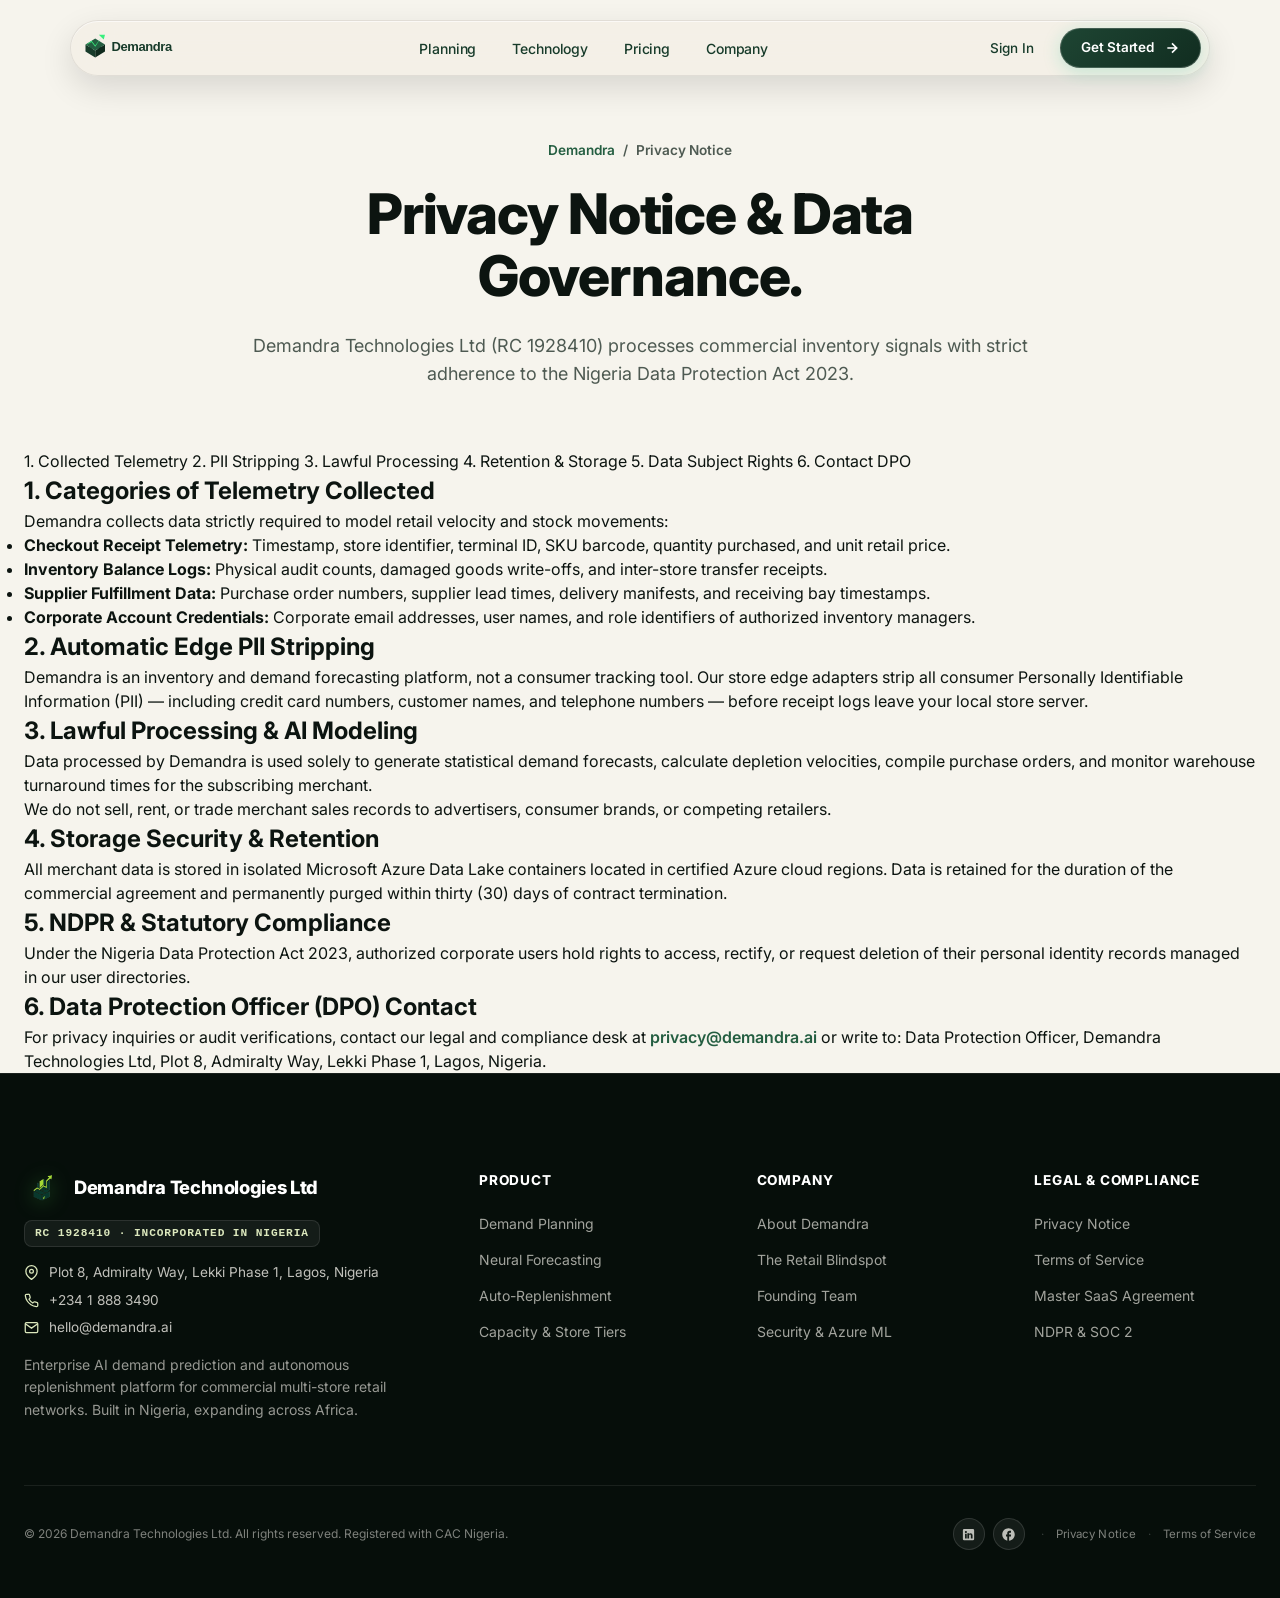
<file: privacy.html>
<!doctype html>
<html lang="en">
<head>
  <meta charset="utf-8" />
  <meta name="viewport" content="width=device-width, initial-scale=1" />
  <title>Privacy Notice &amp; Data Protection — Demandra</title>
  <meta name="description" content="Demandra privacy policy, NDPR compliance, and retail data retention practices." />
  <link rel="preconnect" href="https://fonts.googleapis.com" />
  <link rel="preconnect" href="https://fonts.gstatic.com" crossorigin />
  <link href="https://fonts.googleapis.com/css2?family=Inter:wght@400;500;600;700;800&display=swap" rel="stylesheet" />
  <link rel="stylesheet" href="assets/styles.css" />
  <link rel="icon" type="image/png" href="assets/logo-mark.png">
</head>
<body>
  <a href="#mainContent" class="skip-link">Skip to main content</a>

    <!-- Header -->
  <header class="site-nav-wrapper" id="siteNavWrapper">
    <div class="nav-pill-container">
      <a href="index.html" class="nav-brand-symbol" aria-label="Demandra Home">
        <img src="assets/img/logo-dark.svg" alt="Demandra Symbol" height="32" width="130" style="object-fit: contain;">
      </a>

      <!-- Spacious Primary Navigation Links (Per PRD Section 5) -->
      <nav class="nav-links" aria-label="Primary Navigation">
        <a href="solution.html" class="nav-link">Planning</a>
        <a href="technology.html" class="nav-link">Technology</a>
        <a href="pricing.html" class="nav-link">Pricing</a>
        <a href="about.html" class="nav-link">Company</a>
      </nav>

      <!-- Nav Actions -->
      <div class="nav-actions">
        <a href="login.html" class="btn-nav-signin">Sign In</a>
        <button type="button" class="btn-primary btn-nav-cta" data-open-modal>
          Get Started
          <svg viewBox="0 0 24 24" fill="none" stroke="currentColor" stroke-width="2.5"><path d="M5 12h14M12 5l7 7-7 7"/></svg>
        </button>
        
        <!-- Mobile Toggle -->
        <button class="mobile-toggle" id="mobileToggle" aria-label="Toggle menu" aria-expanded="false">
          <svg width="24" height="24" viewBox="0 0 24 24" fill="none" stroke="currentColor" stroke-width="2" stroke-linecap="round" stroke-linejoin="round">
            <line x1="3" y1="12" x2="21" y2="12"></line>
            <line x1="3" y1="6" x2="21" y2="6"></line>
            <line x1="3" y1="18" x2="21" y2="18"></line>
          </svg>
        </button>
      </div>
    </div>
  </header>

  <!-- Mobile Drawer -->
  <div class="nav-drawer" id="navDrawer">
    <a href="solution.html" class="drawer-link">Planning</a>
    <a href="technology.html" class="drawer-link">Technology</a>
    <a href="pricing.html" class="drawer-link">Pricing</a>
    <a href="about.html" class="drawer-link">Company</a>
    <a href="login.html" class="drawer-link">Retail Ops Portal</a>
    <button type="button" class="btn-primary" style="width: 100%; margin-top: 1rem;" data-open-modal>
      Get Started
      <svg viewBox="0 0 24 24" fill="none" stroke="currentColor" stroke-width="2.5"><path d="M5 12h14M12 5l7 7-7 7"/></svg>
    </button>
  </div>

  <main id="mainContent">
    <section class="page-hero">
      <div class="container">
        <div class="page-hero-inner">
          <div class="breadcrumbs">
            <a href="index.html">Demandra</a>
            <span>/</span>
            <span>Privacy Notice</span>
          </div>
          <h1 class="page-title">
            Privacy Notice &amp; Data Governance.
          </h1>
          <p class="page-lead">
            Demandra Technologies Ltd (RC 1928410) processes commercial inventory signals with strict adherence to the Nigeria Data Protection Act 2023.
          </p>
        </div>
      </div>
    </section>

    <section class="container">
      <div class="legal-layout">
        <aside class="legal-nav">
          <a href="#information-collected" class="legal-nav-link is-active">1. Collected Telemetry</a>
          <a href="#pii-handling" class="legal-nav-link">2. PII Stripping</a>
          <a href="#processing-purposes" class="legal-nav-link">3. Lawful Processing</a>
          <a href="#storage-retention" class="legal-nav-link">4. Retention &amp; Storage</a>
          <a href="#ndpr-rights" class="legal-nav-link">5. Data Subject Rights</a>
          <a href="#contact-dpo" class="legal-nav-link">6. Contact DPO</a>
        </aside>

        <article class="legal-body">
          <h2 id="information-collected">1. Categories of Telemetry Collected</h2>
          <p>
            Demandra collects data strictly required to model retail velocity and stock movements:
          </p>
          <ul>
            <li><strong>Checkout Receipt Telemetry:</strong> Timestamp, store identifier, terminal ID, SKU barcode, quantity purchased, and unit retail price.</li>
            <li><strong>Inventory Balance Logs:</strong> Physical audit counts, damaged goods write-offs, and inter-store transfer receipts.</li>
            <li><strong>Supplier Fulfillment Data:</strong> Purchase order numbers, supplier lead times, delivery manifests, and receiving bay timestamps.</li>
            <li><strong>Corporate Account Credentials:</strong> Corporate email addresses, user names, and role identifiers of authorized inventory managers.</li>
          </ul>

          <h2 id="pii-handling">2. Automatic Edge PII Stripping</h2>
          <p>
            Demandra is an inventory and demand forecasting platform, not a consumer tracking tool. Our store edge adapters strip all consumer Personally Identifiable Information (PII) — including credit card numbers, customer names, and telephone numbers — before receipt logs leave your local store server.
          </p>

          <h2 id="processing-purposes">3. Lawful Processing &amp; AI Modeling</h2>
          <p>
            Data processed by Demandra is used solely to generate statistical demand forecasts, calculate depletion velocities, compile purchase orders, and monitor warehouse turnaround times for the subscribing merchant.
          </p>
          <p>
            We do not sell, rent, or trade merchant sales records to advertisers, consumer brands, or competing retailers.
          </p>

          <h2 id="storage-retention">4. Storage Security &amp; Retention</h2>
          <p>
            All merchant data is stored in isolated Microsoft Azure Data Lake containers located in certified Azure cloud regions. Data is retained for the duration of the commercial agreement and permanently purged within thirty (30) days of contract termination.
          </p>

          <h2 id="ndpr-rights">5. NDPR &amp; Statutory Compliance</h2>
          <p>
            Under the Nigeria Data Protection Act 2023, authorized corporate users hold rights to access, rectify, or request deletion of their personal identity records managed in our user directories.
          </p>

          <h2 id="contact-dpo">6. Data Protection Officer (DPO) Contact</h2>
          <p>
            For privacy inquiries or audit verifications, contact our legal and compliance desk at <a href="mailto:privacy@demandra.ai" style="color: var(--accent-leaf); font-weight: 600;">privacy@demandra.ai</a> or write to: Data Protection Officer, Demandra Technologies Ltd, Plot 8, Admiralty Way, Lekki Phase 1, Lagos, Nigeria.
          </p>
        </article>
      </div>
    </section>
  </main>

  <!-- Footer -->
  <footer class="site-footer">
    <div class="container">
      <div class="footer-columns-grid">
        <!-- Corporate Info with Address, Phone, and Email Placed Cleanly Under Company Name -->
        <div>
          <div class="footer-brand-header">
            <a href="index.html" class="nav-brand-symbol" aria-label="Demandra Home">
        <img src="assets/img/demandra-symbol@2x.png" alt="Demandra" class="brand-symbol-img" width="36" height="36" />
      </a>
            <span class="footer-brand-title">Demandra Technologies Ltd</span>
          </div>

          <!-- CAC / Registration -->
          <div class="footer-corp-meta">
            <span class="footer-registration-pill">RC 1928410 · INCORPORATED IN NIGERIA</span>
          </div>

          <!-- ADDRESS AND PHONE PLACED DIRECTLY UNDER COMPANY NAME -->
          <div class="footer-contact-details">
            <div class="footer-contact-item">
              <svg width="15" height="15" viewBox="0 0 24 24" fill="none" stroke="currentColor" stroke-width="2"><path d="M21 10c0 7-9 13-9 13s-9-6-9-13a9 9 0 0 1 18 0z"></path><circle cx="12" cy="10" r="3"></circle></svg>
              <span>Plot 8, Admiralty Way, Lekki Phase 1, Lagos, Nigeria</span>
            </div>
            <div class="footer-contact-item">
              <svg width="15" height="15" viewBox="0 0 24 24" fill="none" stroke="currentColor" stroke-width="2"><path d="M22 16.92v3a2 2 0 0 1-2.18 2 19.79 19.79 0 0 1-8.63-3.07 19.5 19.5 0 0 1-6-6 19.79 19.79 0 0 1-3.07-8.67A2 2 0 0 1 4.11 2h3a2 2 0 0 1 2 1.72 12.84 12.84 0 0 0 .7 2.81 2 2 0 0 1-.45 2.11L8.09 9.91a16 16 0 0 0 6 6l1.27-1.27a2 2 0 0 1 2.11-.45 12.84 12.84 0 0 0 2.81.7A2 2 0 0 1 22 16.92z"></path></svg>
              <span>+234 1 888 3490</span>
            </div>
            <div class="footer-contact-item">
              <svg width="15" height="15" viewBox="0 0 24 24" fill="none" stroke="currentColor" stroke-width="2"><path d="M4 4h16c1.1 0 2 .9 2 2v12c0 1.1-.9 2-2 2H4c-1.1 0-2-.9-2-2V6c0-1.1.9-2 2-2z"></path><polyline points="22,6 12,13 2,6"></polyline></svg>
              <span>hello@demandra.ai</span>
            </div>
          </div>

          <p class="footer-mission">
            Enterprise AI demand prediction and autonomous replenishment platform for commercial multi-store retail networks. Built in Nigeria, expanding across Africa.
          </p>
        </div>

        <!-- Product Group -->
        <div>
          <h4 class="footer-col-head">Product</h4>
          <ul class="footer-links-list">
            <li><a href="solution.html">Demand Planning</a></li>
            <li><a href="#neural-engine">Neural Forecasting</a></li>
            <li><a href="solution.html#replenishment">Auto-Replenishment</a></li>
            <li><a href="pricing.html">Capacity &amp; Store Tiers</a></li>
          </ul>
        </div>

        <!-- Company Group -->
        <div>
          <h4 class="footer-col-head">Company</h4>
          <ul class="footer-links-list">
            <li><a href="about.html">About Demandra</a></li>
            <li><a href="#blindspot">The Retail Blindspot</a></li>
            <li><a href="#team">Founding Team</a></li>
            <li><a href="security.html">Security &amp; Azure ML</a></li>
          </ul>
        </div>

        <!-- Legal Group -->
        <div>
          <h4 class="footer-col-head">Legal &amp; Compliance</h4>
          <ul class="footer-links-list">
            <li><a href="privacy.html">Privacy Notice</a></li>
            <li><a href="terms.html">Terms of Service</a></li>
            <li><a href="legal.html">Master SaaS Agreement</a></li>
            <li><a href="security.html#compliance">NDPR &amp; SOC 2</a></li>
          </ul>
        </div>
      </div>

      <div class="footer-bottom-bar">
        <div class="footer-copyright">
          © 2026 Demandra Technologies Ltd. All rights reserved. Registered with CAC Nigeria.
        </div>
        <div class="footer-bottom-links">
          <div class="footer-social-icons">
            <a href="https://linkedin.com" target="_blank" rel="noopener" class="footer-social-btn" aria-label="Demandra on LinkedIn" title="LinkedIn">
              <svg width="15" height="15" viewBox="0 0 24 24" fill="currentColor"><path d="M19 3a2 2 0 0 1 2 2v14a2 2 0 0 1-2 2H5a2 2 0 0 1-2-2V5a2 2 0 0 1 2-2h14m-.5 15.5v-5.3a3.26 3.26 0 0 0-3.26-3.26c-.85 0-1.84.52-2.28 1.3v-1.11h-2.79v8.37h2.79v-4.93c0-.77.62-1.4 1.39-1.4a1.4 1.4 0 0 1 1.4 1.4v4.93h2.75M6.46 10.9v7.6H9.2v-7.6H6.46M7.83 6.25c-.9 0-1.63.73-1.63 1.63s.73 1.63 1.63 1.63 1.63-.73 1.63-1.63-.73-1.63-1.63-1.63Z"/></svg>
            </a>
            <a href="https://facebook.com" target="_blank" rel="noopener" class="footer-social-btn" aria-label="Demandra on Facebook" title="Facebook">
              <svg width="15" height="15" viewBox="0 0 24 24" fill="currentColor"><path d="M22 12c0-5.52-4.48-10-10-10S2 6.48 2 12c0 4.84 3.44 8.87 8 9.8V15H8v-3h2V9.5C10 7.57 11.57 6 13.5 6H16v3h-2c-.55 0-1 .45-1 1v2h3v3h-3v6.95c5.05-.5 9-4.76 9-9.95Z"/></svg>
            </a>
          </div>
          <span class="footer-legal-sep">·</span>
          <a href="privacy.html" class="footer-legal-link">Privacy Notice</a>
          <span class="footer-legal-sep">·</span>
          <a href="terms.html" class="footer-legal-link">Terms of Service</a>
        </div>
      </div>
    </div>
  </footer>

  <!-- Enterprise Modal -->
  <div class="modal-backdrop" id="demoModal" role="dialog" aria-modal="true" aria-labelledby="modalHeading">
    <div class="modal-dialog">
      <div class="modal-head">
        <div>
          <h3 id="modalHeading" style="margin: 0; font-size: 1.15rem;">Get Started with Demandra</h3>
          <p style="font-size: 0.78125rem; color: var(--text-ink-muted); margin-top: 0.2rem;">Enterprise Retail Demand Intelligence Platform</p>
        </div>
        <button type="button" class="modal-close" data-close-modal aria-label="Close modal">
          <svg width="16" height="16" viewBox="0 0 24 24" fill="none" stroke="currentColor" stroke-width="2.5"><line x1="18" y1="6" x2="6" y2="18"></line><line x1="6" y1="6" x2="18" y2="18"></line></svg>
        </button>
      </div>

      <div class="modal-body">
        <div id="modalFormView">
          <div class="sso-group">
            <button type="button" class="btn-sso" id="btnSsoEntra">
              <svg viewBox="0 0 21 21" fill="none">
                <path fill="#f25022" d="M1 1h9v9H1z"/>
                <path fill="#00a4ef" d="M1 11h9v9H1z"/>
                <path fill="#7fba00" d="M11 1h9v9h-9z"/>
                <path fill="#ffb900" d="M11 11h9v9h-9z"/>
              </svg>
              Continue with Microsoft Entra ID
            </button>
            <button type="button" class="btn-sso" id="btnSsoGoogle">
              <svg viewBox="0 0 24 24">
                <path fill="#4285F4" d="M22.5 12.2c0-.7-.1-1.4-.2-2H12v3.8h5.9a5 5 0 01-2.2 3.3v2.7h3.5c2-1.9 3.3-4.7 3.3-7.8z"/>
                <path fill="#34A853" d="M12 23c3 0 5.5-1 7.3-2.7l-3.5-2.7c-1 .7-2.3 1.1-3.8 1.1-2.9 0-5.3-2-6.2-4.6H2.2v2.8A11 11 0 0012 23z"/>
                <path fill="#FBBC05" d="M5.8 14.1a6.6 6.6 0 010-4.2V7.1H2.2a11 11 0 000 9.8z"/>
                <path fill="#EA4335" d="M12 5.4c1.6 0 3 .6 4.2 1.6l3.1-3.1A11 11 0 002.2 7.1l3.6 2.8C6.7 7.3 9.1 5.4 12 5.4z"/>
              </svg>
              Continue with Google Workspace
            </button>
          </div>

          <div class="modal-divider">
            <span>or create workspace with work email</span>
          </div>

          <form class="modal-form" id="demoForm">
            <div class="form-group">
              <label class="form-label" for="workEmail">Corporate Work Email</label>
              <input type="email" class="form-input" id="workEmail" placeholder="inventory.head@retailchain.ng" required />
            </div>

            <div class="form-group">
              <label class="form-label" for="storeCount">Retail Store Network Size</label>
              <select class="form-input" id="storeCount">
                <option value="1-5">1 – 5 Stores (Regional Trial)</option>
                <option value="6-20">6 – 20 Stores (Growing Chain)</option>
                <option value="21-50" selected>21 – 50 Stores (Commercial Retailer)</option>
                <option value="50+">50+ Stores / FMCG Wholesale Distributor</option>
              </select>
            </div>

            <div class="form-group">
              <label class="form-label" for="modalPassword">Workspace Password</label>
              <div class="password-input-wrap">
                <input type="password" class="form-input" id="modalPassword" placeholder="Minimum 8 characters" required />
                <button type="button" class="password-toggle-btn" id="passwordToggle" aria-label="Toggle password visibility">
                  <svg width="18" height="18" viewBox="0 0 24 24" fill="none" stroke="currentColor" stroke-width="2"><path d="M1 12s4-8 11-8 11 8 11 8-4 8-11 8-11-8-11-8z"></path><circle cx="12" cy="12" r="3"></circle></svg>
                </button>
              </div>
              <div class="strength-meter-wrap" id="strengthMeter">
                <div class="strength-meter-bars">
                  <div class="strength-segment"></div>
                  <div class="strength-segment"></div>
                  <div class="strength-segment"></div>
                  <div class="strength-segment"></div>
                </div>
                <div class="strength-label">
                  <span id="strengthText">Password security rating</span>
                  <span style="color: var(--text-ink-faint);">Min 8 chars</span>
                </div>
              </div>
            </div>

            <div style="font-size: 0.75rem; color: var(--text-ink-muted); margin-top: 0.25rem;">
              By continuing, you agree to Demandra's <a href="terms.html" style="color: var(--accent-leaf); text-decoration: underline;">Terms of Service</a> and <a href="privacy.html" style="color: var(--accent-leaf); text-decoration: underline;">Privacy Policy</a>.
            </div>

            <button type="submit" class="btn-primary" style="width: 100%; justify-content: center; margin-top: 0.5rem;">
              Get Started
              <svg viewBox="0 0 24 24" fill="none" stroke="currentColor" stroke-width="2.5"><path d="M5 12h14M12 5l7 7-7 7"/></svg>
            </button>
          </form>
        </div>

        <div id="modalProvisionView" style="display: none; padding: 0.5rem 0;">
          <div style="text-align: center; margin-bottom: 1.25rem;">
            <div class="provision-spinner" style="width: 28px; height: 28px; margin: 0 auto 0.75rem; border-width: 3px;"></div>
            <h4 style="font-size: 1.1rem; font-weight: 700; color: var(--text-ink);">Provisioning Isolated Retail Sandbox</h4>
            <p style="font-size: 0.8125rem; color: var(--text-ink-muted);">Allocating dedicated Azure resources and initial model checkpoints...</p>
          </div>

          <ul class="provision-list">
            <li class="provision-item is-active" id="provStep1">
              <span class="provision-icon"><div class="provision-spinner"></div></span>
              <span>Verifying enterprise work domain &amp; Entra ID directory</span>
            </li>
            <li class="provision-item" id="provStep2">
              <span class="provision-icon"><svg width="14" height="14" viewBox="0 0 24 24" fill="none" stroke="currentColor" stroke-width="2"><circle cx="12" cy="12" r="10"></circle></svg></span>
              <span>Allocating Azure Blob Customer-Managed Key isolation</span>
            </li>
            <li class="provision-item" id="provStep3">
              <span class="provision-icon"><svg width="14" height="14" viewBox="0 0 24 24" fill="none" stroke="currentColor" stroke-width="2"><circle cx="12" cy="12" r="10"></circle></svg></span>
              <span>Compiling baseline time-series replenishment models</span>
            </li>
          </ul>
        </div>

        <div id="modalSuccessView" style="display: none; text-align: center; padding: 1.25rem 0;">
          <div style="width: 48px; height: 48px; border-radius: 50%; background: var(--accent-leaf-subtle); color: var(--accent-leaf); display: flex; align-items: center; justify-content: center; margin: 0 auto 1rem;">
            <svg width="24" height="24" viewBox="0 0 24 24" fill="none" stroke="currentColor" stroke-width="3"><polyline points="20 6 9 17 4 12"></polyline></svg>
          </div>
          <h4 style="font-size: 1.25rem; font-weight: 700; color: var(--text-ink); margin-bottom: 0.5rem;">Retail Workspace Ready</h4>
          <p style="font-size: 0.875rem; color: var(--text-ink-muted); line-height: 1.55;">
            An enterprise sandbox has been provisioned for <strong id="confirmedEmail" style="color: var(--text-ink);">retail@chain.ng</strong>. Your activation link and API keys have been dispatched.
          </p>
          <div style="margin-top: 1.5rem; display: flex; flex-direction: column; gap: 0.625rem;">
            <a href="login.html" class="btn-primary" style="width: 100%; justify-content: center;">
              Launch Retail Ops Console
              <svg viewBox="0 0 24 24" fill="none" stroke="currentColor" stroke-width="2.5"><path d="M5 12h14M12 5l7 7-7 7"/></svg>
            </a>
            <button type="button" class="btn-secondary" data-close-modal style="width: 100%; justify-content: center;">
              Close Window
            </button>
          </div>
        </div>
      </div>
    </div>
  </div>

  <script src="assets/app.js"></script>
</body>
</html>
</file>
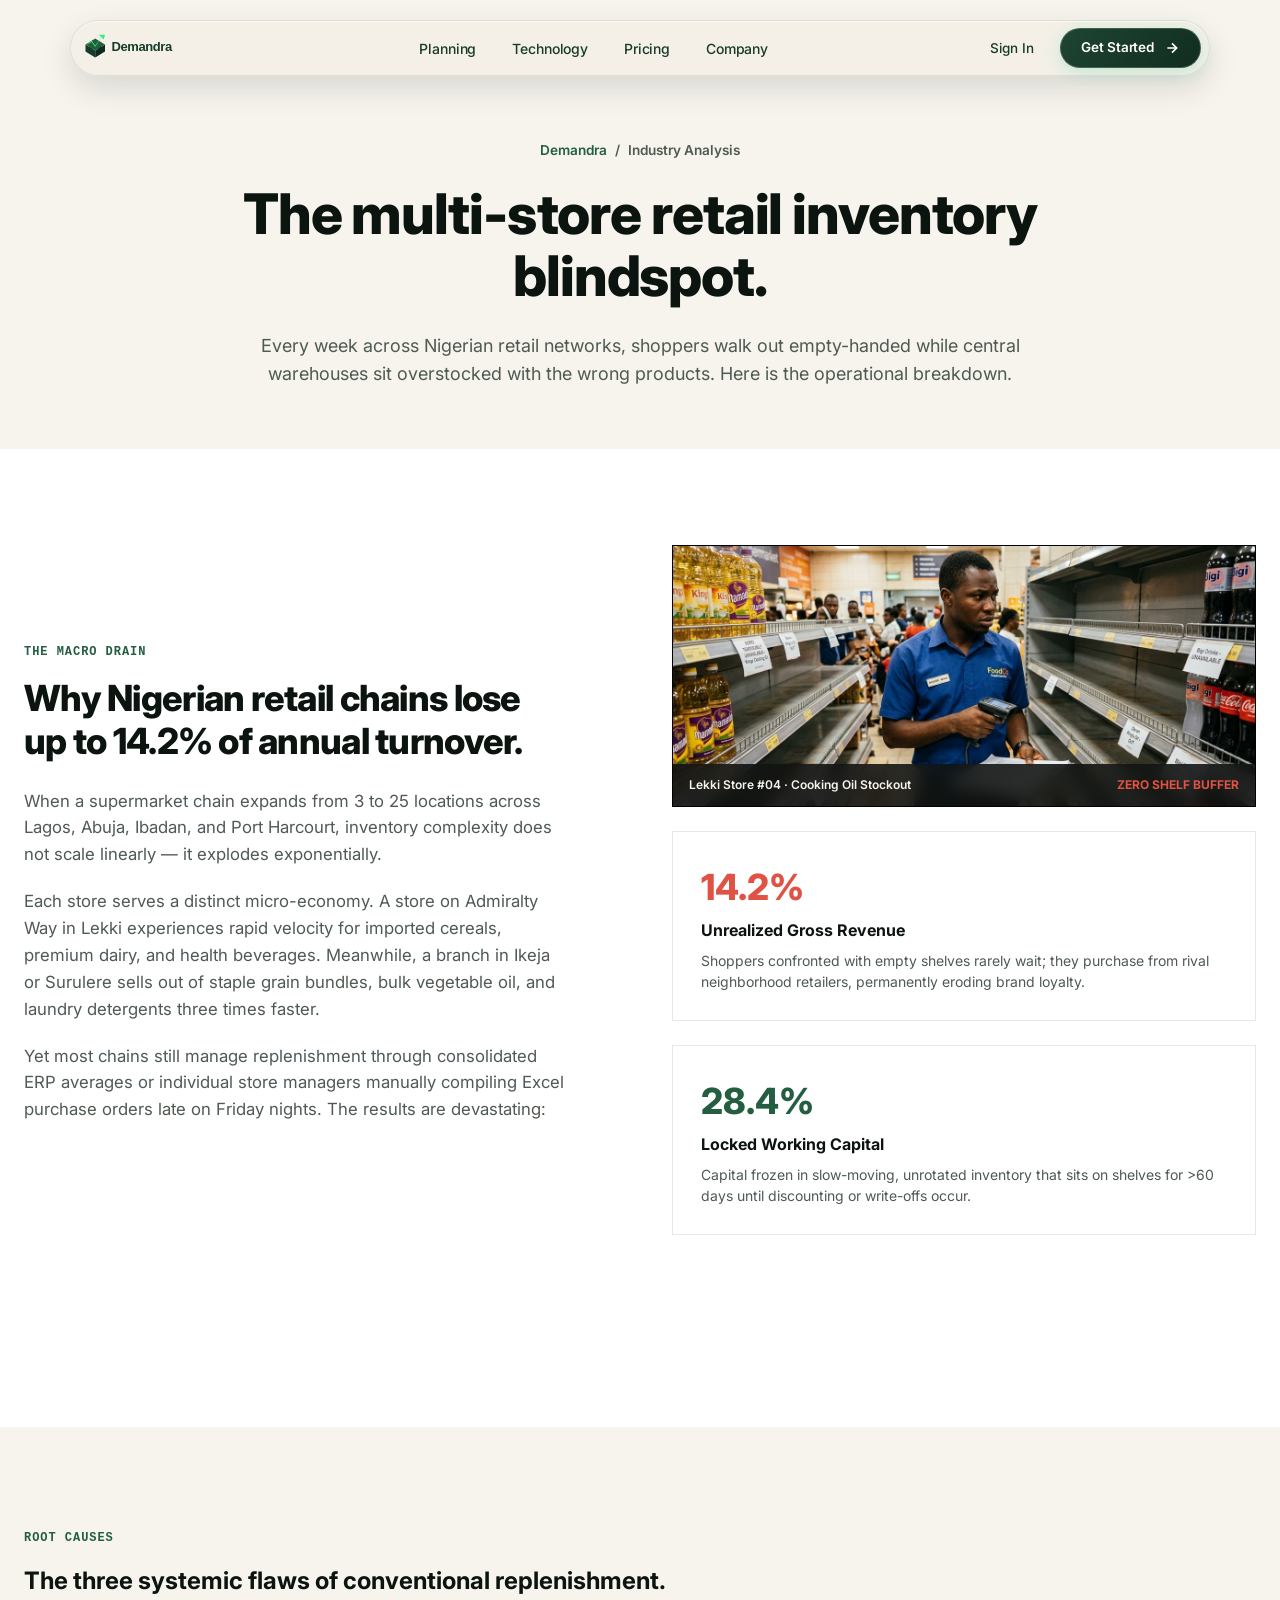
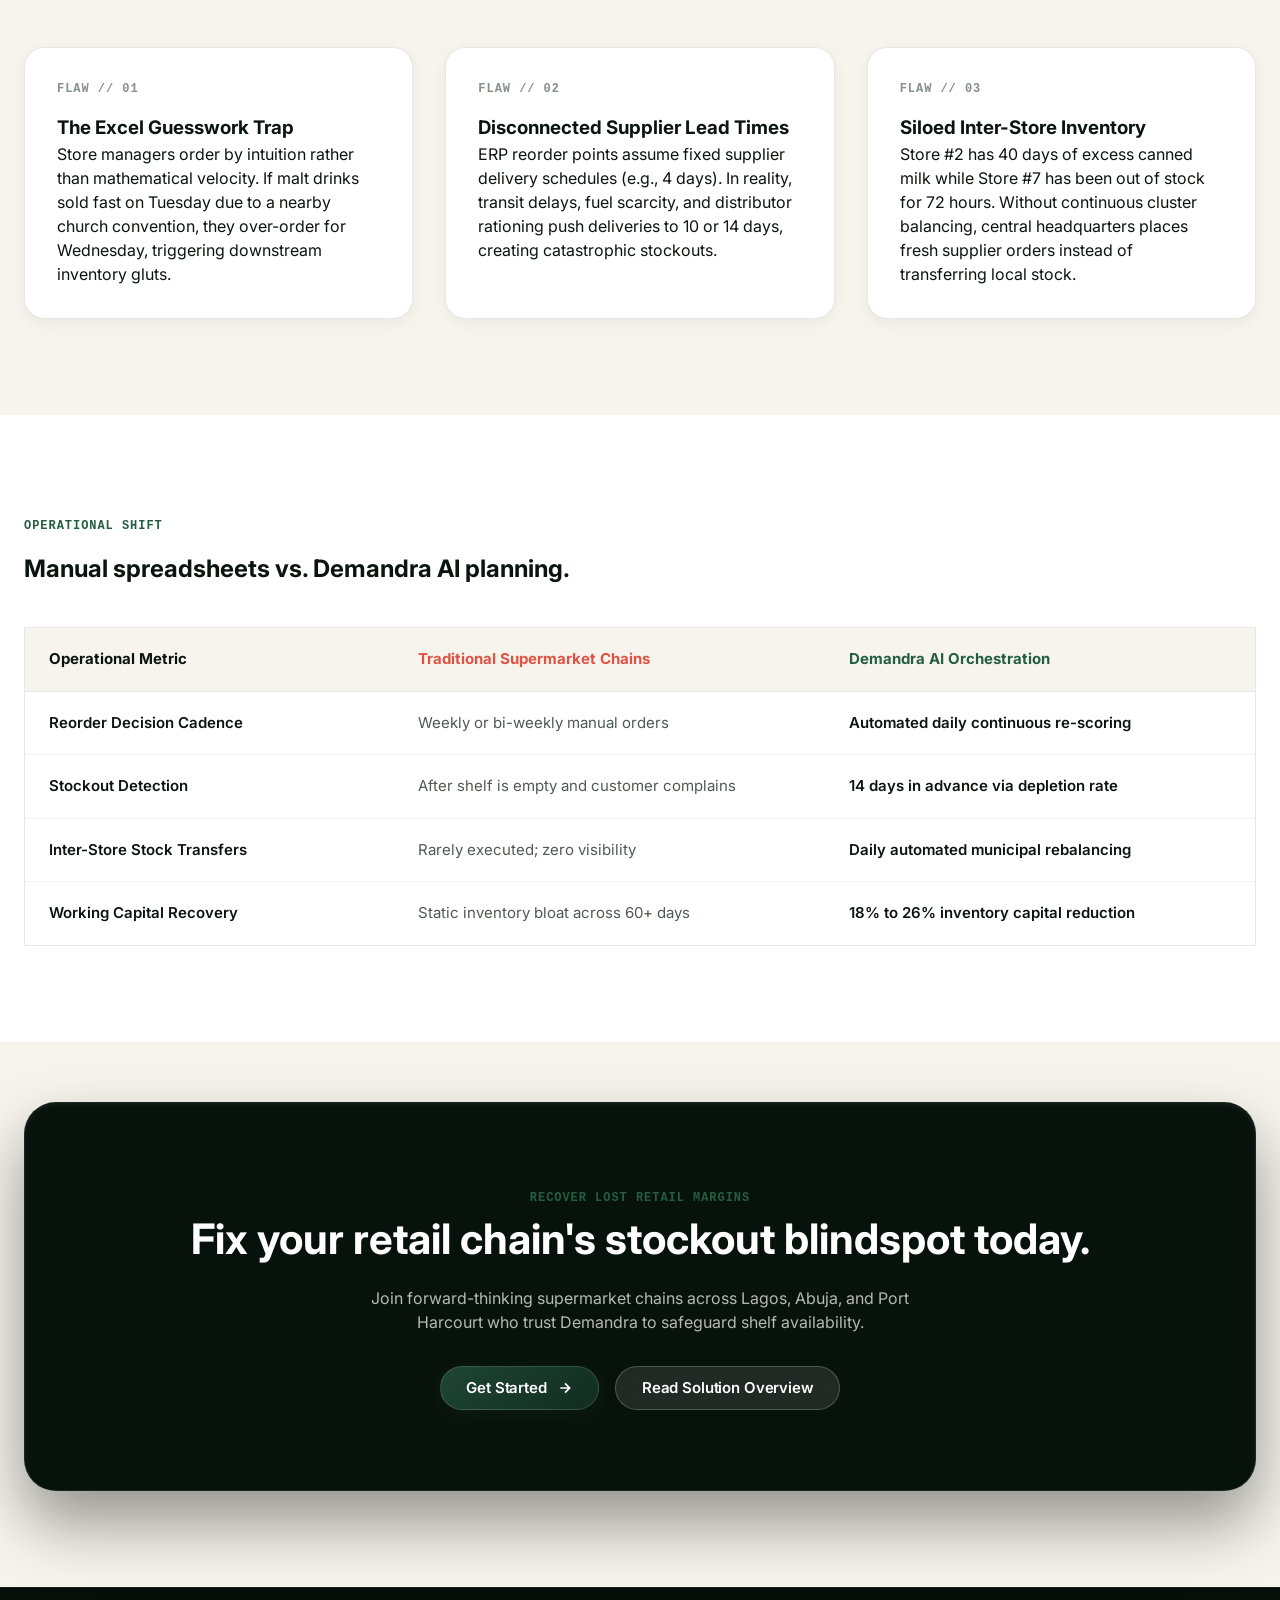
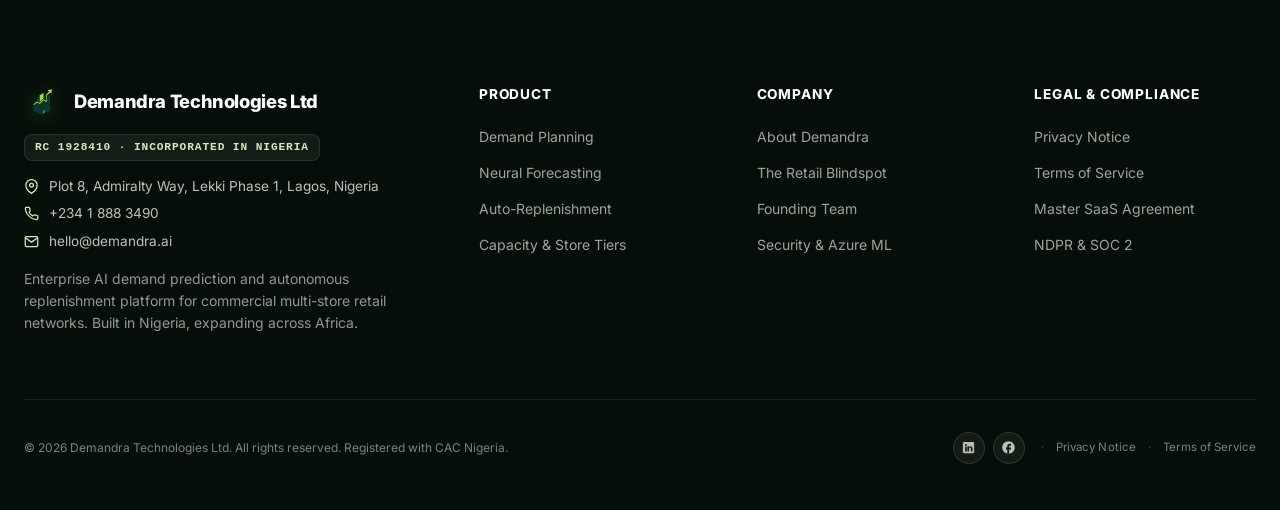
<file: problem.html>
<!doctype html>
<html lang="en">
<head>
  <meta charset="utf-8" />
  <meta name="viewport" content="width=device-width, initial-scale=1" />
  <title>The Retail Inventory Blindspot — Demandra</title>
  <meta name="description" content="Why multi-store retail chains in Nigeria lose up to 14% of gross revenues to preventable stockouts while millions of Naira in working capital sit frozen on slow shelves." />
  <meta name="keywords" content="retail inventory blindspot, retail stockouts Nigeria, FMCG working capital, supply chain disruption Africa" />
  <link rel="preconnect" href="https://fonts.googleapis.com" />
  <link rel="preconnect" href="https://fonts.gstatic.com" crossorigin />
  <link href="https://fonts.googleapis.com/css2?family=Inter:wght@400;500;600;700;800&display=swap" rel="stylesheet" />
  <link rel="stylesheet" href="assets/styles.css" />
  <link rel="icon" type="image/png" href="assets/logo-mark.png">
</head>
<body>
  <a href="#mainContent" class="skip-link">Skip to main content</a>

    <!-- Header -->
  <header class="site-nav-wrapper" id="siteNavWrapper">
    <div class="nav-pill-container">
      <a href="index.html" class="nav-brand-symbol" aria-label="Demandra Home">
        <img src="assets/img/logo-dark.svg" alt="Demandra Symbol" height="32" width="130" style="object-fit: contain;">
      </a>

      <!-- Spacious Primary Navigation Links (Per PRD Section 5) -->
      <nav class="nav-links" aria-label="Primary Navigation">
        <a href="solution.html" class="nav-link">Planning</a>
        <a href="technology.html" class="nav-link">Technology</a>
        <a href="pricing.html" class="nav-link">Pricing</a>
        <a href="about.html" class="nav-link">Company</a>
      </nav>

      <!-- Nav Actions -->
      <div class="nav-actions">
        <a href="login.html" class="btn-nav-signin">Sign In</a>
        <button type="button" class="btn-primary btn-nav-cta" data-open-modal>
          Get Started
          <svg viewBox="0 0 24 24" fill="none" stroke="currentColor" stroke-width="2.5"><path d="M5 12h14M12 5l7 7-7 7"/></svg>
        </button>
        
        <!-- Mobile Toggle -->
        <button class="mobile-toggle" id="mobileToggle" aria-label="Toggle menu" aria-expanded="false">
          <svg width="24" height="24" viewBox="0 0 24 24" fill="none" stroke="currentColor" stroke-width="2" stroke-linecap="round" stroke-linejoin="round">
            <line x1="3" y1="12" x2="21" y2="12"></line>
            <line x1="3" y1="6" x2="21" y2="6"></line>
            <line x1="3" y1="18" x2="21" y2="18"></line>
          </svg>
        </button>
      </div>
    </div>
  </header>

  <!-- Mobile Drawer -->
  <div class="nav-drawer" id="navDrawer">
    <a href="solution.html" class="drawer-link">Planning</a>
    <a href="technology.html" class="drawer-link">Technology</a>
    <a href="pricing.html" class="drawer-link">Pricing</a>
    <a href="about.html" class="drawer-link">Company</a>
    <a href="login.html" class="drawer-link">Retail Ops Portal</a>
    <button type="button" class="btn-primary" style="width: 100%; margin-top: 1rem;" data-open-modal>
      Get Started
      <svg viewBox="0 0 24 24" fill="none" stroke="currentColor" stroke-width="2.5"><path d="M5 12h14M12 5l7 7-7 7"/></svg>
    </button>
  </div>

  <main id="mainContent">
    <!-- Hero -->
    <section class="page-hero">
      <div class="container">
        <div class="page-hero-inner">
          <div class="breadcrumbs">
            <a href="index.html">Demandra</a>
            <span>/</span>
            <span>Industry Analysis</span>
          </div>
          <h1 class="page-title">
            The multi-store retail inventory blindspot.
          </h1>
          <p class="page-lead">
            Every week across Nigerian retail networks, shoppers walk out empty-handed while central warehouses sit overstocked with the wrong products. Here is the operational breakdown.
          </p>
        </div>
      </div>
    </section>

    <!-- Narrative Section -->
    <section class="inner-section">
      <div class="container">
        <div class="detail-grid">
          <div class="detail-content">
            <div class="eyebrow-tag">THE MACRO DRAIN</div>
            <h2>Why Nigerian retail chains lose up to 14.2% of annual turnover.</h2>
            <p>
              When a supermarket chain expands from 3 to 25 locations across Lagos, Abuja, Ibadan, and Port Harcourt, inventory complexity does not scale linearly — it explodes exponentially.
            </p>
            <p>
              Each store serves a distinct micro-economy. A store on Admiralty Way in Lekki experiences rapid velocity for imported cereals, premium dairy, and health beverages. Meanwhile, a branch in Ikeja or Surulere sells out of staple grain bundles, bulk vegetable oil, and laundry detergents three times faster.
            </p>
            <p>
              Yet most chains still manage replenishment through consolidated ERP averages or individual store managers manually compiling Excel purchase orders late on Friday nights. The results are devastating:
            </p>
          </div>
          <div style="display: flex; flex-direction: column; gap: 1.5rem;">
            <div style="position: relative; overflow: hidden; border: 1px solid var(--line-main); background: #000;">
              <img src="assets/img/problem-shelves.jpg" alt="Nigerian supermarket manager facing stockout in bare aisle" style="width: 100%; height: 260px; object-fit: cover; display: block;" />
              <div style="position: absolute; bottom: 0; left: 0; right: 0; padding: 0.75rem 1rem; background: rgba(18, 20, 19, 0.88); backdrop-filter: blur(8px); display: flex; justify-content: space-between; align-items: center; font-size: 0.75rem;">
                <span style="color: var(--text-warm-white); font-weight: 600;">Lekki Store #04 · Cooking Oil Stockout</span>
                <span style="color: var(--alert-red); font-weight: 700; text-transform: uppercase;">Zero Shelf Buffer</span>
              </div>
            </div>
            <div style="background: var(--bg-surface); border: 1px solid var(--line-main); padding: 1.75rem;">
              <div style="font-size: 2.25rem; font-weight: 800; color: var(--alert-red); margin-bottom: 0.25rem;" class="num-tabular">14.2%</div>
              <div style="font-weight: 700; color: var(--text-ink); margin-bottom: 0.5rem;">Unrealized Gross Revenue</div>
              <p style="font-size: 0.875rem; color: var(--text-ink-muted); margin: 0;">Shoppers confronted with empty shelves rarely wait; they purchase from rival neighborhood retailers, permanently eroding brand loyalty.</p>
            </div>
            <div style="background: var(--bg-surface); border: 1px solid var(--line-main); padding: 1.75rem;">
              <div style="font-size: 2.25rem; font-weight: 800; color: var(--accent-leaf); margin-bottom: 0.25rem;" class="num-tabular">28.4%</div>
              <div style="font-weight: 700; color: var(--text-ink); margin-bottom: 0.5rem;">Locked Working Capital</div>
              <p style="font-size: 0.875rem; color: var(--text-ink-muted); margin: 0;">Capital frozen in slow-moving, unrotated inventory that sits on shelves for >60 days until discounting or write-offs occur.</p>
            </div>
          </div>
        </div>
      </div>
    </section>

    <!-- The 3 Flaws of Traditional Retail Planning -->
    <section class="inner-section alt-bg">
      <div class="container">
        <div style="max-width: 680px; margin-bottom: 3rem;">
          <div class="eyebrow-tag">ROOT CAUSES</div>
          <h2 class="section-headline">The three systemic flaws of conventional replenishment.</h2>
        </div>

        <div class="cards-triad">
          <div class="feature-card">
            <span class="feature-card-num">FLAW // 01</span>
            <h3>The Excel Guesswork Trap</h3>
            <p>Store managers order by intuition rather than mathematical velocity. If malt drinks sold fast on Tuesday due to a nearby church convention, they over-order for Wednesday, triggering downstream inventory gluts.</p>
          </div>
          <div class="feature-card">
            <span class="feature-card-num">FLAW // 02</span>
            <h3>Disconnected Supplier Lead Times</h3>
            <p>ERP reorder points assume fixed supplier delivery schedules (e.g., 4 days). In reality, transit delays, fuel scarcity, and distributor rationing push deliveries to 10 or 14 days, creating catastrophic stockouts.</p>
          </div>
          <div class="feature-card">
            <span class="feature-card-num">FLAW // 03</span>
            <h3>Siloed Inter-Store Inventory</h3>
            <p>Store #2 has 40 days of excess canned milk while Store #7 has been out of stock for 72 hours. Without continuous cluster balancing, central headquarters places fresh supplier orders instead of transferring local stock.</p>
          </div>
        </div>
      </div>
    </section>

    <!-- Transformation Comparison Table -->
    <section class="inner-section">
      <div class="container">
        <div style="max-width: 680px; margin-bottom: 2.5rem;">
          <div class="eyebrow-tag">OPERATIONAL SHIFT</div>
          <h2 class="section-headline">Manual spreadsheets vs. Demandra AI planning.</h2>
        </div>

        <div style="background: var(--bg-surface); border: 1px solid var(--line-main); overflow-x: auto;">
          <table style="width: 100%; border-collapse: collapse; text-align: left; font-size: 0.9375rem;">
            <thead>
              <tr style="background: var(--bg-ivory); border-bottom: 1px solid var(--line-main);">
                <th style="padding: 1.25rem 1.5rem; font-weight: 700; color: var(--text-ink); width: 30%;">Operational Metric</th>
                <th style="padding: 1.25rem 1.5rem; font-weight: 700; color: var(--alert-red); width: 35%;">Traditional Supermarket Chains</th>
                <th style="padding: 1.25rem 1.5rem; font-weight: 700; color: var(--accent-leaf); width: 35%;">Demandra AI Orchestration</th>
              </tr>
            </thead>
            <tbody>
              <tr style="border-bottom: 1px solid var(--line-subtle);">
                <td style="padding: 1.25rem 1.5rem; font-weight: 600;">Reorder Decision Cadence</td>
                <td style="padding: 1.25rem 1.5rem; color: var(--text-ink-muted);">Weekly or bi-weekly manual orders</td>
                <td style="padding: 1.25rem 1.5rem; color: var(--text-ink); font-weight: 600;">Automated daily continuous re-scoring</td>
              </tr>
              <tr style="border-bottom: 1px solid var(--line-subtle);">
                <td style="padding: 1.25rem 1.5rem; font-weight: 600;">Stockout Detection</td>
                <td style="padding: 1.25rem 1.5rem; color: var(--text-ink-muted);">After shelf is empty and customer complains</td>
                <td style="padding: 1.25rem 1.5rem; color: var(--text-ink); font-weight: 600;">14 days in advance via depletion rate</td>
              </tr>
              <tr style="border-bottom: 1px solid var(--line-subtle);">
                <td style="padding: 1.25rem 1.5rem; font-weight: 600;">Inter-Store Stock Transfers</td>
                <td style="padding: 1.25rem 1.5rem; color: var(--text-ink-muted);">Rarely executed; zero visibility</td>
                <td style="padding: 1.25rem 1.5rem; color: var(--text-ink); font-weight: 600;">Daily automated municipal rebalancing</td>
              </tr>
              <tr>
                <td style="padding: 1.25rem 1.5rem; font-weight: 600;">Working Capital Recovery</td>
                <td style="padding: 1.25rem 1.5rem; color: var(--text-ink-muted);">Static inventory bloat across 60+ days</td>
                <td style="padding: 1.25rem 1.5rem; color: var(--text-ink); font-weight: 600;">18% to 26% inventory capital reduction</td>
              </tr>
            </tbody>
          </table>
        </div>
      </div>
    </section>

    <!-- Final CTA -->
    <section class="final-cta-block">
      <div class="container">
        <div class="final-cta-box">
          <div class="eyebrow-tag" style="margin-bottom: 0;">RECOVER LOST RETAIL MARGINS</div>
          <h2 class="section-headline">Fix your retail chain's stockout blindspot today.</h2>
          <p class="section-lead">
            Join forward-thinking supermarket chains across Lagos, Abuja, and Port Harcourt who trust Demandra to safeguard shelf availability.
          </p>
          <div style="display: flex; gap: 1rem; justify-content: center; margin-top: 1.5rem; flex-wrap: wrap;">
            <button type="button" class="btn-primary" data-open-modal>
              Get Started
              <svg viewBox="0 0 24 24" fill="none" stroke="currentColor" stroke-width="2.5"><path d="M5 12h14M12 5l7 7-7 7"/></svg>
            </button>
            <a href="solution.html" class="btn-secondary">
              Read Solution Overview
            </a>
          </div>
        </div>
      </div>
    </section>
  </main>

  <!-- Footer -->
  <footer class="site-footer">
    <div class="container">
      <div class="footer-columns-grid">
        <!-- Corporate Info with Address, Phone, and Email Placed Cleanly Under Company Name -->
        <div>
          <div class="footer-brand-header">
            <a href="index.html" class="nav-brand-symbol" aria-label="Demandra Home">
        <img src="assets/img/demandra-symbol@2x.png" alt="Demandra" class="brand-symbol-img" width="36" height="36" />
      </a>
            <span class="footer-brand-title">Demandra Technologies Ltd</span>
          </div>

          <!-- CAC / Registration -->
          <div class="footer-corp-meta">
            <span class="footer-registration-pill">RC 1928410 · INCORPORATED IN NIGERIA</span>
          </div>

          <!-- ADDRESS AND PHONE PLACED DIRECTLY UNDER COMPANY NAME -->
          <div class="footer-contact-details">
            <div class="footer-contact-item">
              <svg width="15" height="15" viewBox="0 0 24 24" fill="none" stroke="currentColor" stroke-width="2"><path d="M21 10c0 7-9 13-9 13s-9-6-9-13a9 9 0 0 1 18 0z"></path><circle cx="12" cy="10" r="3"></circle></svg>
              <span>Plot 8, Admiralty Way, Lekki Phase 1, Lagos, Nigeria</span>
            </div>
            <div class="footer-contact-item">
              <svg width="15" height="15" viewBox="0 0 24 24" fill="none" stroke="currentColor" stroke-width="2"><path d="M22 16.92v3a2 2 0 0 1-2.18 2 19.79 19.79 0 0 1-8.63-3.07 19.5 19.5 0 0 1-6-6 19.79 19.79 0 0 1-3.07-8.67A2 2 0 0 1 4.11 2h3a2 2 0 0 1 2 1.72 12.84 12.84 0 0 0 .7 2.81 2 2 0 0 1-.45 2.11L8.09 9.91a16 16 0 0 0 6 6l1.27-1.27a2 2 0 0 1 2.11-.45 12.84 12.84 0 0 0 2.81.7A2 2 0 0 1 22 16.92z"></path></svg>
              <span>+234 1 888 3490</span>
            </div>
            <div class="footer-contact-item">
              <svg width="15" height="15" viewBox="0 0 24 24" fill="none" stroke="currentColor" stroke-width="2"><path d="M4 4h16c1.1 0 2 .9 2 2v12c0 1.1-.9 2-2 2H4c-1.1 0-2-.9-2-2V6c0-1.1.9-2 2-2z"></path><polyline points="22,6 12,13 2,6"></polyline></svg>
              <span>hello@demandra.ai</span>
            </div>
          </div>

          <p class="footer-mission">
            Enterprise AI demand prediction and autonomous replenishment platform for commercial multi-store retail networks. Built in Nigeria, expanding across Africa.
          </p>
        </div>

        <!-- Product Group -->
        <div>
          <h4 class="footer-col-head">Product</h4>
          <ul class="footer-links-list">
            <li><a href="solution.html">Demand Planning</a></li>
            <li><a href="#neural-engine">Neural Forecasting</a></li>
            <li><a href="solution.html#replenishment">Auto-Replenishment</a></li>
            <li><a href="pricing.html">Capacity &amp; Store Tiers</a></li>
          </ul>
        </div>

        <!-- Company Group -->
        <div>
          <h4 class="footer-col-head">Company</h4>
          <ul class="footer-links-list">
            <li><a href="about.html">About Demandra</a></li>
            <li><a href="#blindspot">The Retail Blindspot</a></li>
            <li><a href="#team">Founding Team</a></li>
            <li><a href="security.html">Security &amp; Azure ML</a></li>
          </ul>
        </div>

        <!-- Legal Group -->
        <div>
          <h4 class="footer-col-head">Legal &amp; Compliance</h4>
          <ul class="footer-links-list">
            <li><a href="privacy.html">Privacy Notice</a></li>
            <li><a href="terms.html">Terms of Service</a></li>
            <li><a href="legal.html">Master SaaS Agreement</a></li>
            <li><a href="security.html#compliance">NDPR &amp; SOC 2</a></li>
          </ul>
        </div>
      </div>

      <div class="footer-bottom-bar">
        <div class="footer-copyright">
          © 2026 Demandra Technologies Ltd. All rights reserved. Registered with CAC Nigeria.
        </div>
        <div class="footer-bottom-links">
          <div class="footer-social-icons">
            <a href="https://linkedin.com" target="_blank" rel="noopener" class="footer-social-btn" aria-label="Demandra on LinkedIn" title="LinkedIn">
              <svg width="15" height="15" viewBox="0 0 24 24" fill="currentColor"><path d="M19 3a2 2 0 0 1 2 2v14a2 2 0 0 1-2 2H5a2 2 0 0 1-2-2V5a2 2 0 0 1 2-2h14m-.5 15.5v-5.3a3.26 3.26 0 0 0-3.26-3.26c-.85 0-1.84.52-2.28 1.3v-1.11h-2.79v8.37h2.79v-4.93c0-.77.62-1.4 1.39-1.4a1.4 1.4 0 0 1 1.4 1.4v4.93h2.75M6.46 10.9v7.6H9.2v-7.6H6.46M7.83 6.25c-.9 0-1.63.73-1.63 1.63s.73 1.63 1.63 1.63 1.63-.73 1.63-1.63-.73-1.63-1.63-1.63Z"/></svg>
            </a>
            <a href="https://facebook.com" target="_blank" rel="noopener" class="footer-social-btn" aria-label="Demandra on Facebook" title="Facebook">
              <svg width="15" height="15" viewBox="0 0 24 24" fill="currentColor"><path d="M22 12c0-5.52-4.48-10-10-10S2 6.48 2 12c0 4.84 3.44 8.87 8 9.8V15H8v-3h2V9.5C10 7.57 11.57 6 13.5 6H16v3h-2c-.55 0-1 .45-1 1v2h3v3h-3v6.95c5.05-.5 9-4.76 9-9.95Z"/></svg>
            </a>
          </div>
          <span class="footer-legal-sep">·</span>
          <a href="privacy.html" class="footer-legal-link">Privacy Notice</a>
          <span class="footer-legal-sep">·</span>
          <a href="terms.html" class="footer-legal-link">Terms of Service</a>
        </div>
      </div>
    </div>
  </footer>

  <!-- Enterprise Modal -->
  <div class="modal-backdrop" id="demoModal" role="dialog" aria-modal="true" aria-labelledby="modalHeading">
    <div class="modal-dialog">
      <div class="modal-head">
        <div>
          <h3 id="modalHeading" style="margin: 0; font-size: 1.15rem;">Get Started with Demandra</h3>
          <p style="font-size: 0.78125rem; color: var(--text-ink-muted); margin-top: 0.2rem;">Enterprise Retail Demand Intelligence Platform</p>
        </div>
        <button type="button" class="modal-close" data-close-modal aria-label="Close modal">
          <svg width="16" height="16" viewBox="0 0 24 24" fill="none" stroke="currentColor" stroke-width="2.5"><line x1="18" y1="6" x2="6" y2="18"></line><line x1="6" y1="6" x2="18" y2="18"></line></svg>
        </button>
      </div>

      <div class="modal-body">
        <div id="modalFormView">
          <div class="sso-group">
            <button type="button" class="btn-sso" id="btnSsoEntra">
              <svg viewBox="0 0 21 21" fill="none">
                <path fill="#f25022" d="M1 1h9v9H1z"/>
                <path fill="#00a4ef" d="M1 11h9v9H1z"/>
                <path fill="#7fba00" d="M11 1h9v9h-9z"/>
                <path fill="#ffb900" d="M11 11h9v9h-9z"/>
              </svg>
              Continue with Microsoft Entra ID
            </button>
            <button type="button" class="btn-sso" id="btnSsoGoogle">
              <svg viewBox="0 0 24 24">
                <path fill="#4285F4" d="M22.5 12.2c0-.7-.1-1.4-.2-2H12v3.8h5.9a5 5 0 01-2.2 3.3v2.7h3.5c2-1.9 3.3-4.7 3.3-7.8z"/>
                <path fill="#34A853" d="M12 23c3 0 5.5-1 7.3-2.7l-3.5-2.7c-1 .7-2.3 1.1-3.8 1.1-2.9 0-5.3-2-6.2-4.6H2.2v2.8A11 11 0 0012 23z"/>
                <path fill="#FBBC05" d="M5.8 14.1a6.6 6.6 0 010-4.2V7.1H2.2a11 11 0 000 9.8z"/>
                <path fill="#EA4335" d="M12 5.4c1.6 0 3 .6 4.2 1.6l3.1-3.1A11 11 0 002.2 7.1l3.6 2.8C6.7 7.3 9.1 5.4 12 5.4z"/>
              </svg>
              Continue with Google Workspace
            </button>
          </div>

          <div class="modal-divider">
            <span>or create workspace with work email</span>
          </div>

          <form class="modal-form" id="demoForm">
            <div class="form-group">
              <label class="form-label" for="workEmail">Corporate Work Email</label>
              <input type="email" class="form-input" id="workEmail" placeholder="inventory.head@retailchain.ng" required />
            </div>

            <div class="form-group">
              <label class="form-label" for="storeCount">Retail Store Network Size</label>
              <select class="form-input" id="storeCount">
                <option value="1-5">1 – 5 Stores (Regional Trial)</option>
                <option value="6-20">6 – 20 Stores (Growing Chain)</option>
                <option value="21-50" selected>21 – 50 Stores (Commercial Retailer)</option>
                <option value="50+">50+ Stores / FMCG Wholesale Distributor</option>
              </select>
            </div>

            <div class="form-group">
              <label class="form-label" for="modalPassword">Workspace Password</label>
              <div class="password-input-wrap">
                <input type="password" class="form-input" id="modalPassword" placeholder="Minimum 8 characters" required />
                <button type="button" class="password-toggle-btn" id="passwordToggle" aria-label="Toggle password visibility">
                  <svg width="18" height="18" viewBox="0 0 24 24" fill="none" stroke="currentColor" stroke-width="2"><path d="M1 12s4-8 11-8 11 8 11 8-4 8-11 8-11-8-11-8z"></path><circle cx="12" cy="12" r="3"></circle></svg>
                </button>
              </div>
              <div class="strength-meter-wrap" id="strengthMeter">
                <div class="strength-meter-bars">
                  <div class="strength-segment"></div>
                  <div class="strength-segment"></div>
                  <div class="strength-segment"></div>
                  <div class="strength-segment"></div>
                </div>
                <div class="strength-label">
                  <span id="strengthText">Password security rating</span>
                  <span style="color: var(--text-ink-faint);">Min 8 chars</span>
                </div>
              </div>
            </div>

            <div style="font-size: 0.75rem; color: var(--text-ink-muted); margin-top: 0.25rem;">
              By continuing, you agree to Demandra's <a href="terms.html" style="color: var(--accent-leaf); text-decoration: underline;">Terms of Service</a> and <a href="privacy.html" style="color: var(--accent-leaf); text-decoration: underline;">Privacy Policy</a>.
            </div>

            <button type="submit" class="btn-primary" style="width: 100%; justify-content: center; margin-top: 0.5rem;">
              Get Started
              <svg viewBox="0 0 24 24" fill="none" stroke="currentColor" stroke-width="2.5"><path d="M5 12h14M12 5l7 7-7 7"/></svg>
            </button>
          </form>
        </div>

        <div id="modalProvisionView" style="display: none; padding: 0.5rem 0;">
          <div style="text-align: center; margin-bottom: 1.25rem;">
            <div class="provision-spinner" style="width: 28px; height: 28px; margin: 0 auto 0.75rem; border-width: 3px;"></div>
            <h4 style="font-size: 1.1rem; font-weight: 700; color: var(--text-ink);">Provisioning Isolated Retail Sandbox</h4>
            <p style="font-size: 0.8125rem; color: var(--text-ink-muted);">Allocating dedicated Azure resources and initial model checkpoints...</p>
          </div>

          <ul class="provision-list">
            <li class="provision-item is-active" id="provStep1">
              <span class="provision-icon"><div class="provision-spinner"></div></span>
              <span>Verifying enterprise work domain &amp; Entra ID directory</span>
            </li>
            <li class="provision-item" id="provStep2">
              <span class="provision-icon"><svg width="14" height="14" viewBox="0 0 24 24" fill="none" stroke="currentColor" stroke-width="2"><circle cx="12" cy="12" r="10"></circle></svg></span>
              <span>Allocating Azure Blob Customer-Managed Key isolation</span>
            </li>
            <li class="provision-item" id="provStep3">
              <span class="provision-icon"><svg width="14" height="14" viewBox="0 0 24 24" fill="none" stroke="currentColor" stroke-width="2"><circle cx="12" cy="12" r="10"></circle></svg></span>
              <span>Compiling baseline time-series replenishment models</span>
            </li>
          </ul>
        </div>

        <div id="modalSuccessView" style="display: none; text-align: center; padding: 1.25rem 0;">
          <div style="width: 48px; height: 48px; border-radius: 50%; background: var(--accent-leaf-subtle); color: var(--accent-leaf); display: flex; align-items: center; justify-content: center; margin: 0 auto 1rem;">
            <svg width="24" height="24" viewBox="0 0 24 24" fill="none" stroke="currentColor" stroke-width="3"><polyline points="20 6 9 17 4 12"></polyline></svg>
          </div>
          <h4 style="font-size: 1.25rem; font-weight: 700; color: var(--text-ink); margin-bottom: 0.5rem;">Retail Workspace Ready</h4>
          <p style="font-size: 0.875rem; color: var(--text-ink-muted); line-height: 1.55;">
            An enterprise sandbox has been provisioned for <strong id="confirmedEmail" style="color: var(--text-ink);">retail@chain.ng</strong>. Your activation link and API keys have been dispatched.
          </p>
          <div style="margin-top: 1.5rem; display: flex; flex-direction: column; gap: 0.625rem;">
            <a href="login.html" class="btn-primary" style="width: 100%; justify-content: center;">
              Launch Retail Ops Console
              <svg viewBox="0 0 24 24" fill="none" stroke="currentColor" stroke-width="2.5"><path d="M5 12h14M12 5l7 7-7 7"/></svg>
            </a>
            <button type="button" class="btn-secondary" data-close-modal style="width: 100%; justify-content: center;">
              Close Window
            </button>
          </div>
        </div>
      </div>
    </div>
  </div>

  <script src="assets/app.js"></script>
</body>
</html>
</file>
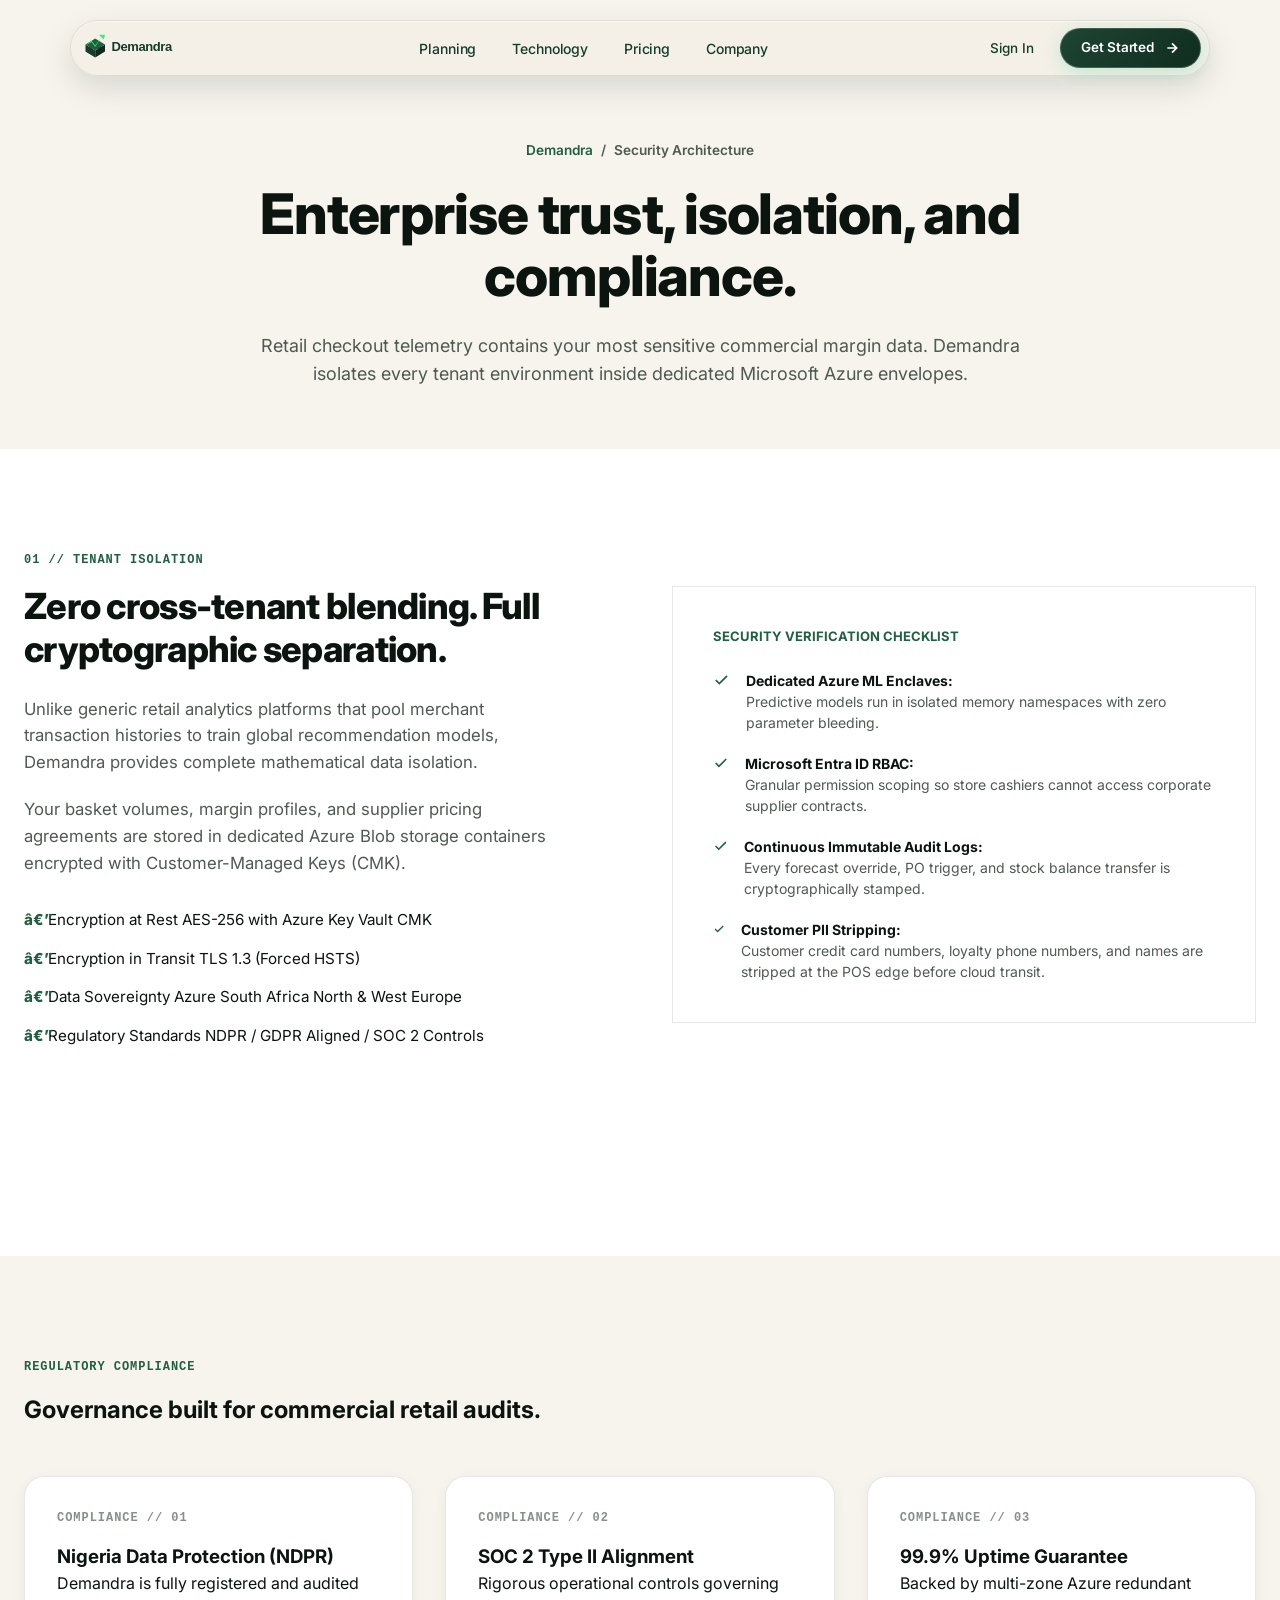
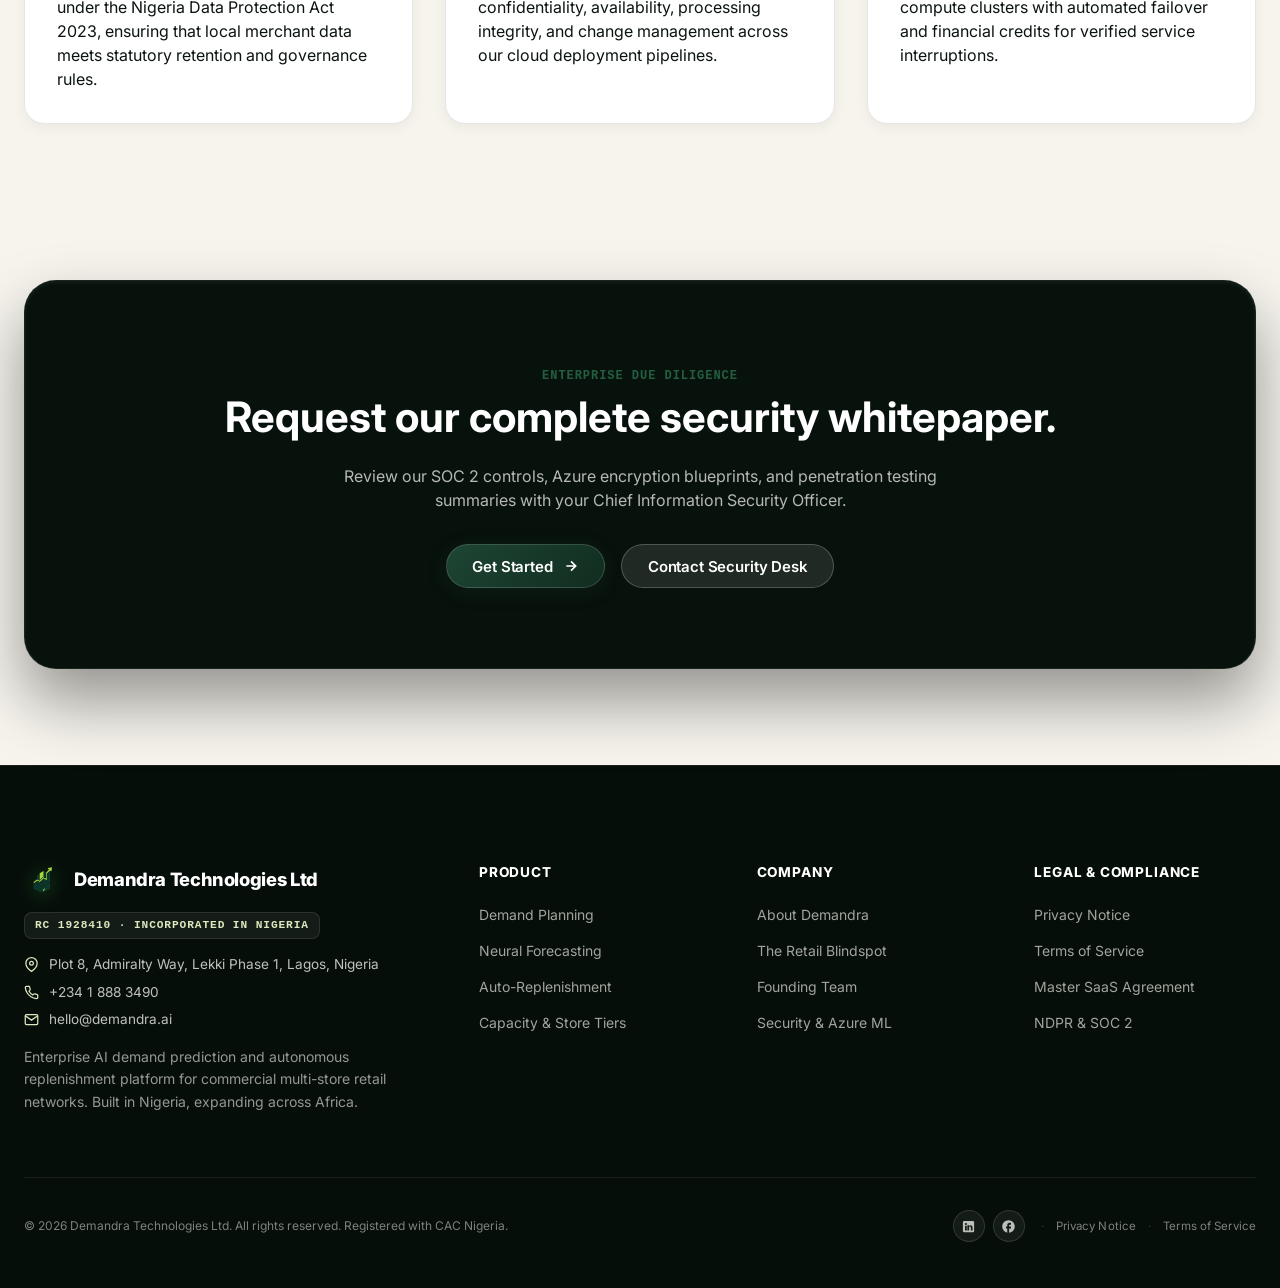
<file: security.html>
<!doctype html>
<html lang="en">
<head>
  <meta charset="utf-8" />
  <meta name="viewport" content="width=device-width, initial-scale=1" />
  <title>Security, Isolation &amp; Compliance — Demandra</title>
  <meta name="description" content="Demandra protects sensitive retail sales data with dedicated Azure Blob CMK encryption, SOC 2 alignment, and NDPR compliance." />
  <meta name="keywords" content="retail data security, Azure CMK encryption, NDPR compliance Nigeria, POS data protection" />
  <link rel="preconnect" href="https://fonts.googleapis.com" />
  <link rel="preconnect" href="https://fonts.gstatic.com" crossorigin />
  <link href="https://fonts.googleapis.com/css2?family=Inter:wght@400;500;600;700;800&display=swap" rel="stylesheet" />
  <link rel="stylesheet" href="assets/styles.css" />
  <link rel="icon" type="image/png" href="assets/logo-mark.png">
</head>
<body>
  <a href="#mainContent" class="skip-link">Skip to main content</a>

    <!-- Header -->
  <header class="site-nav-wrapper" id="siteNavWrapper">
    <div class="nav-pill-container">
      <a href="index.html" class="nav-brand-symbol" aria-label="Demandra Home">
        <img src="assets/img/logo-dark.svg" alt="Demandra Symbol" height="32" width="130" style="object-fit: contain;">
      </a>

      <!-- Spacious Primary Navigation Links (Per PRD Section 5) -->
      <nav class="nav-links" aria-label="Primary Navigation">
        <a href="solution.html" class="nav-link">Planning</a>
        <a href="technology.html" class="nav-link">Technology</a>
        <a href="pricing.html" class="nav-link">Pricing</a>
        <a href="about.html" class="nav-link">Company</a>
      </nav>

      <!-- Nav Actions -->
      <div class="nav-actions">
        <a href="login.html" class="btn-nav-signin">Sign In</a>
        <button type="button" class="btn-primary btn-nav-cta" data-open-modal>
          Get Started
          <svg viewBox="0 0 24 24" fill="none" stroke="currentColor" stroke-width="2.5"><path d="M5 12h14M12 5l7 7-7 7"/></svg>
        </button>
        
        <!-- Mobile Toggle -->
        <button class="mobile-toggle" id="mobileToggle" aria-label="Toggle menu" aria-expanded="false">
          <svg width="24" height="24" viewBox="0 0 24 24" fill="none" stroke="currentColor" stroke-width="2" stroke-linecap="round" stroke-linejoin="round">
            <line x1="3" y1="12" x2="21" y2="12"></line>
            <line x1="3" y1="6" x2="21" y2="6"></line>
            <line x1="3" y1="18" x2="21" y2="18"></line>
          </svg>
        </button>
      </div>
    </div>
  </header>

  <!-- Mobile Drawer -->
  <div class="nav-drawer" id="navDrawer">
    <a href="solution.html" class="drawer-link">Planning</a>
    <a href="technology.html" class="drawer-link">Technology</a>
    <a href="pricing.html" class="drawer-link">Pricing</a>
    <a href="about.html" class="drawer-link">Company</a>
    <a href="login.html" class="drawer-link">Retail Ops Portal</a>
    <button type="button" class="btn-primary" style="width: 100%; margin-top: 1rem;" data-open-modal>
      Get Started
      <svg viewBox="0 0 24 24" fill="none" stroke="currentColor" stroke-width="2.5"><path d="M5 12h14M12 5l7 7-7 7"/></svg>
    </button>
  </div>

  <main id="mainContent">
    <!-- Hero -->
    <section class="page-hero">
      <div class="container">
        <div class="page-hero-inner">
          <div class="breadcrumbs">
            <a href="index.html">Demandra</a>
            <span>/</span>
            <span>Security Architecture</span>
          </div>
          <h1 class="page-title">
            Enterprise trust, isolation, and compliance.
          </h1>
          <p class="page-lead">
            Retail checkout telemetry contains your most sensitive commercial margin data. Demandra isolates every tenant environment inside dedicated Microsoft Azure envelopes.
          </p>
        </div>
      </div>
    </section>

    <!-- Detailed Security Architecture -->
    <section class="inner-section">
      <div class="container">
        <div class="detail-grid">
          <div class="detail-content">
            <div class="eyebrow-tag">01 // TENANT ISOLATION</div>
            <h2>Zero cross-tenant blending. Full cryptographic separation.</h2>
            <p>
              Unlike generic retail analytics platforms that pool merchant transaction histories to train global recommendation models, Demandra provides complete mathematical data isolation.
            </p>
            <p>
              Your basket volumes, margin profiles, and supplier pricing agreements are stored in dedicated Azure Blob storage containers encrypted with Customer-Managed Keys (CMK).
            </p>
            <ul class="spec-list">
              <li class="spec-item">
                <span class="spec-item-name">Encryption at Rest</span>
                <span class="spec-item-val">AES-256 with Azure Key Vault CMK</span>
              </li>
              <li class="spec-item">
                <span class="spec-item-name">Encryption in Transit</span>
                <span class="spec-item-val">TLS 1.3 (Forced HSTS)</span>
              </li>
              <li class="spec-item">
                <span class="spec-item-name">Data Sovereignty</span>
                <span class="spec-item-val">Azure South Africa North &amp; West Europe</span>
              </li>
              <li class="spec-item">
                <span class="spec-item-name">Regulatory Standards</span>
                <span class="spec-item-val">NDPR / GDPR Aligned / SOC 2 Controls</span>
              </li>
            </ul>
          </div>
          <div style="background: var(--bg-surface); border: 1px solid var(--line-main); padding: 2.5rem;">
            <div style="font-size: 0.8125rem; font-weight: 700; color: var(--accent-leaf); margin-bottom: 1.5rem; text-transform: uppercase;">Security Verification Checklist</div>
            <div style="display: flex; flex-direction: column; gap: 1.25rem; font-size: 0.875rem;">
              <div style="display: flex; gap: 1rem; align-items: start;">
                <svg width="20" height="20" viewBox="0 0 24 24" fill="none" stroke="var(--accent-leaf)" stroke-width="2.5"><polyline points="20 6 9 17 4 12"></polyline></svg>
                <div>
                  <strong style="color: var(--text-ink);">Dedicated Azure ML Enclaves:</strong>
                  <div style="color: var(--text-ink-muted);">Predictive models run in isolated memory namespaces with zero parameter bleeding.</div>
                </div>
              </div>
              <div style="display: flex; gap: 1rem; align-items: start;">
                <svg width="20" height="20" viewBox="0 0 24 24" fill="none" stroke="var(--accent-leaf)" stroke-width="2.5"><polyline points="20 6 9 17 4 12"></polyline></svg>
                <div>
                  <strong style="color: var(--text-ink);">Microsoft Entra ID RBAC:</strong>
                  <div style="color: var(--text-ink-muted);">Granular permission scoping so store cashiers cannot access corporate supplier contracts.</div>
                </div>
              </div>
              <div style="display: flex; gap: 1rem; align-items: start;">
                <svg width="20" height="20" viewBox="0 0 24 24" fill="none" stroke="var(--accent-leaf)" stroke-width="2.5"><polyline points="20 6 9 17 4 12"></polyline></svg>
                <div>
                  <strong style="color: var(--text-ink);">Continuous Immutable Audit Logs:</strong>
                  <div style="color: var(--text-ink-muted);">Every forecast override, PO trigger, and stock balance transfer is cryptographically stamped.</div>
                </div>
              </div>
              <div style="display: flex; gap: 1rem; align-items: start;">
                <svg width="20" height="20" viewBox="0 0 24 24" fill="none" stroke="var(--accent-leaf)" stroke-width="2.5"><polyline points="20 6 9 17 4 12"></polyline></svg>
                <div>
                  <strong style="color: var(--text-ink);">Customer PII Stripping:</strong>
                  <div style="color: var(--text-ink-muted);">Customer credit card numbers, loyalty phone numbers, and names are stripped at the POS edge before cloud transit.</div>
                </div>
              </div>
            </div>
          </div>
        </div>
      </div>
    </section>

    <!-- Governance & Compliance Grid -->
    <section class="inner-section alt-bg">
      <div class="container">
        <div style="max-width: 680px; margin-bottom: 3rem;">
          <div class="eyebrow-tag">REGULATORY COMPLIANCE</div>
          <h2 class="section-headline">Governance built for commercial retail audits.</h2>
        </div>

        <div class="cards-triad">
          <div class="feature-card">
            <span class="feature-card-num">COMPLIANCE // 01</span>
            <h3>Nigeria Data Protection (NDPR)</h3>
            <p>Demandra is fully registered and audited under the Nigeria Data Protection Act 2023, ensuring that local merchant data meets statutory retention and governance rules.</p>
          </div>
          <div class="feature-card">
            <span class="feature-card-num">COMPLIANCE // 02</span>
            <h3>SOC 2 Type II Alignment</h3>
            <p>Rigorous operational controls governing confidentiality, availability, processing integrity, and change management across our cloud deployment pipelines.</p>
          </div>
          <div class="feature-card">
            <span class="feature-card-num">COMPLIANCE // 03</span>
            <h3>99.9% Uptime Guarantee</h3>
            <p>Backed by multi-zone Azure redundant compute clusters with automated failover and financial credits for verified service interruptions.</p>
          </div>
        </div>
      </div>
    </section>

    <!-- CTA Section -->
    <section class="final-cta-block">
      <div class="container">
        <div class="final-cta-box">
          <div class="eyebrow-tag" style="margin-bottom: 0;">ENTERPRISE DUE DILIGENCE</div>
          <h2 class="section-headline">Request our complete security whitepaper.</h2>
          <p class="section-lead">
            Review our SOC 2 controls, Azure encryption blueprints, and penetration testing summaries with your Chief Information Security Officer.
          </p>
          <div style="display: flex; gap: 1rem; justify-content: center; margin-top: 1.5rem; flex-wrap: wrap;">
            <button type="button" class="btn-primary" data-open-modal>
              Get Started
              <svg viewBox="0 0 24 24" fill="none" stroke="currentColor" stroke-width="2.5"><path d="M5 12h14M12 5l7 7-7 7"/></svg>
            </button>
            <a href="mailto:security@demandra.ai" class="btn-secondary">
              Contact Security Desk
            </a>
          </div>
        </div>
      </div>
    </section>
  </main>

  <!-- Footer -->
  <footer class="site-footer">
    <div class="container">
      <div class="footer-columns-grid">
        <!-- Corporate Info with Address, Phone, and Email Placed Cleanly Under Company Name -->
        <div>
          <div class="footer-brand-header">
            <a href="index.html" class="nav-brand-symbol" aria-label="Demandra Home">
        <img src="assets/img/demandra-symbol@2x.png" alt="Demandra" class="brand-symbol-img" width="36" height="36" />
      </a>
            <span class="footer-brand-title">Demandra Technologies Ltd</span>
          </div>

          <!-- CAC / Registration -->
          <div class="footer-corp-meta">
            <span class="footer-registration-pill">RC 1928410 · INCORPORATED IN NIGERIA</span>
          </div>

          <!-- ADDRESS AND PHONE PLACED DIRECTLY UNDER COMPANY NAME -->
          <div class="footer-contact-details">
            <div class="footer-contact-item">
              <svg width="15" height="15" viewBox="0 0 24 24" fill="none" stroke="currentColor" stroke-width="2"><path d="M21 10c0 7-9 13-9 13s-9-6-9-13a9 9 0 0 1 18 0z"></path><circle cx="12" cy="10" r="3"></circle></svg>
              <span>Plot 8, Admiralty Way, Lekki Phase 1, Lagos, Nigeria</span>
            </div>
            <div class="footer-contact-item">
              <svg width="15" height="15" viewBox="0 0 24 24" fill="none" stroke="currentColor" stroke-width="2"><path d="M22 16.92v3a2 2 0 0 1-2.18 2 19.79 19.79 0 0 1-8.63-3.07 19.5 19.5 0 0 1-6-6 19.79 19.79 0 0 1-3.07-8.67A2 2 0 0 1 4.11 2h3a2 2 0 0 1 2 1.72 12.84 12.84 0 0 0 .7 2.81 2 2 0 0 1-.45 2.11L8.09 9.91a16 16 0 0 0 6 6l1.27-1.27a2 2 0 0 1 2.11-.45 12.84 12.84 0 0 0 2.81.7A2 2 0 0 1 22 16.92z"></path></svg>
              <span>+234 1 888 3490</span>
            </div>
            <div class="footer-contact-item">
              <svg width="15" height="15" viewBox="0 0 24 24" fill="none" stroke="currentColor" stroke-width="2"><path d="M4 4h16c1.1 0 2 .9 2 2v12c0 1.1-.9 2-2 2H4c-1.1 0-2-.9-2-2V6c0-1.1.9-2 2-2z"></path><polyline points="22,6 12,13 2,6"></polyline></svg>
              <span>hello@demandra.ai</span>
            </div>
          </div>

          <p class="footer-mission">
            Enterprise AI demand prediction and autonomous replenishment platform for commercial multi-store retail networks. Built in Nigeria, expanding across Africa.
          </p>
        </div>

        <!-- Product Group -->
        <div>
          <h4 class="footer-col-head">Product</h4>
          <ul class="footer-links-list">
            <li><a href="solution.html">Demand Planning</a></li>
            <li><a href="#neural-engine">Neural Forecasting</a></li>
            <li><a href="solution.html#replenishment">Auto-Replenishment</a></li>
            <li><a href="pricing.html">Capacity &amp; Store Tiers</a></li>
          </ul>
        </div>

        <!-- Company Group -->
        <div>
          <h4 class="footer-col-head">Company</h4>
          <ul class="footer-links-list">
            <li><a href="about.html">About Demandra</a></li>
            <li><a href="#blindspot">The Retail Blindspot</a></li>
            <li><a href="#team">Founding Team</a></li>
            <li><a href="security.html">Security &amp; Azure ML</a></li>
          </ul>
        </div>

        <!-- Legal Group -->
        <div>
          <h4 class="footer-col-head">Legal &amp; Compliance</h4>
          <ul class="footer-links-list">
            <li><a href="privacy.html">Privacy Notice</a></li>
            <li><a href="terms.html">Terms of Service</a></li>
            <li><a href="legal.html">Master SaaS Agreement</a></li>
            <li><a href="security.html#compliance">NDPR &amp; SOC 2</a></li>
          </ul>
        </div>
      </div>

      <div class="footer-bottom-bar">
        <div class="footer-copyright">
          © 2026 Demandra Technologies Ltd. All rights reserved. Registered with CAC Nigeria.
        </div>
        <div class="footer-bottom-links">
          <div class="footer-social-icons">
            <a href="https://linkedin.com" target="_blank" rel="noopener" class="footer-social-btn" aria-label="Demandra on LinkedIn" title="LinkedIn">
              <svg width="15" height="15" viewBox="0 0 24 24" fill="currentColor"><path d="M19 3a2 2 0 0 1 2 2v14a2 2 0 0 1-2 2H5a2 2 0 0 1-2-2V5a2 2 0 0 1 2-2h14m-.5 15.5v-5.3a3.26 3.26 0 0 0-3.26-3.26c-.85 0-1.84.52-2.28 1.3v-1.11h-2.79v8.37h2.79v-4.93c0-.77.62-1.4 1.39-1.4a1.4 1.4 0 0 1 1.4 1.4v4.93h2.75M6.46 10.9v7.6H9.2v-7.6H6.46M7.83 6.25c-.9 0-1.63.73-1.63 1.63s.73 1.63 1.63 1.63 1.63-.73 1.63-1.63-.73-1.63-1.63-1.63Z"/></svg>
            </a>
            <a href="https://facebook.com" target="_blank" rel="noopener" class="footer-social-btn" aria-label="Demandra on Facebook" title="Facebook">
              <svg width="15" height="15" viewBox="0 0 24 24" fill="currentColor"><path d="M22 12c0-5.52-4.48-10-10-10S2 6.48 2 12c0 4.84 3.44 8.87 8 9.8V15H8v-3h2V9.5C10 7.57 11.57 6 13.5 6H16v3h-2c-.55 0-1 .45-1 1v2h3v3h-3v6.95c5.05-.5 9-4.76 9-9.95Z"/></svg>
            </a>
          </div>
          <span class="footer-legal-sep">·</span>
          <a href="privacy.html" class="footer-legal-link">Privacy Notice</a>
          <span class="footer-legal-sep">·</span>
          <a href="terms.html" class="footer-legal-link">Terms of Service</a>
        </div>
      </div>
    </div>
  </footer>

  <!-- Enterprise Modal -->
  <div class="modal-backdrop" id="demoModal" role="dialog" aria-modal="true" aria-labelledby="modalHeading">
    <div class="modal-dialog">
      <div class="modal-head">
        <div>
          <h3 id="modalHeading" style="margin: 0; font-size: 1.15rem;">Get Started with Demandra</h3>
          <p style="font-size: 0.78125rem; color: var(--text-ink-muted); margin-top: 0.2rem;">Enterprise Retail Demand Intelligence Platform</p>
        </div>
        <button type="button" class="modal-close" data-close-modal aria-label="Close modal">
          <svg width="16" height="16" viewBox="0 0 24 24" fill="none" stroke="currentColor" stroke-width="2.5"><line x1="18" y1="6" x2="6" y2="18"></line><line x1="6" y1="6" x2="18" y2="18"></line></svg>
        </button>
      </div>

      <div class="modal-body">
        <div id="modalFormView">
          <div class="sso-group">
            <button type="button" class="btn-sso" id="btnSsoEntra">
              <svg viewBox="0 0 21 21" fill="none">
                <path fill="#f25022" d="M1 1h9v9H1z"/>
                <path fill="#00a4ef" d="M1 11h9v9H1z"/>
                <path fill="#7fba00" d="M11 1h9v9h-9z"/>
                <path fill="#ffb900" d="M11 11h9v9h-9z"/>
              </svg>
              Continue with Microsoft Entra ID
            </button>
            <button type="button" class="btn-sso" id="btnSsoGoogle">
              <svg viewBox="0 0 24 24">
                <path fill="#4285F4" d="M22.5 12.2c0-.7-.1-1.4-.2-2H12v3.8h5.9a5 5 0 01-2.2 3.3v2.7h3.5c2-1.9 3.3-4.7 3.3-7.8z"/>
                <path fill="#34A853" d="M12 23c3 0 5.5-1 7.3-2.7l-3.5-2.7c-1 .7-2.3 1.1-3.8 1.1-2.9 0-5.3-2-6.2-4.6H2.2v2.8A11 11 0 0012 23z"/>
                <path fill="#FBBC05" d="M5.8 14.1a6.6 6.6 0 010-4.2V7.1H2.2a11 11 0 000 9.8z"/>
                <path fill="#EA4335" d="M12 5.4c1.6 0 3 .6 4.2 1.6l3.1-3.1A11 11 0 002.2 7.1l3.6 2.8C6.7 7.3 9.1 5.4 12 5.4z"/>
              </svg>
              Continue with Google Workspace
            </button>
          </div>

          <div class="modal-divider">
            <span>or create workspace with work email</span>
          </div>

          <form class="modal-form" id="demoForm">
            <div class="form-group">
              <label class="form-label" for="workEmail">Corporate Work Email</label>
              <input type="email" class="form-input" id="workEmail" placeholder="inventory.head@retailchain.ng" required />
            </div>

            <div class="form-group">
              <label class="form-label" for="storeCount">Retail Store Network Size</label>
              <select class="form-input" id="storeCount">
                <option value="1-5">1 – 5 Stores (Regional Trial)</option>
                <option value="6-20">6 – 20 Stores (Growing Chain)</option>
                <option value="21-50" selected>21 – 50 Stores (Commercial Retailer)</option>
                <option value="50+">50+ Stores / FMCG Wholesale Distributor</option>
              </select>
            </div>

            <div class="form-group">
              <label class="form-label" for="modalPassword">Workspace Password</label>
              <div class="password-input-wrap">
                <input type="password" class="form-input" id="modalPassword" placeholder="Minimum 8 characters" required />
                <button type="button" class="password-toggle-btn" id="passwordToggle" aria-label="Toggle password visibility">
                  <svg width="18" height="18" viewBox="0 0 24 24" fill="none" stroke="currentColor" stroke-width="2"><path d="M1 12s4-8 11-8 11 8 11 8-4 8-11 8-11-8-11-8z"></path><circle cx="12" cy="12" r="3"></circle></svg>
                </button>
              </div>
              <div class="strength-meter-wrap" id="strengthMeter">
                <div class="strength-meter-bars">
                  <div class="strength-segment"></div>
                  <div class="strength-segment"></div>
                  <div class="strength-segment"></div>
                  <div class="strength-segment"></div>
                </div>
                <div class="strength-label">
                  <span id="strengthText">Password security rating</span>
                  <span style="color: var(--text-ink-faint);">Min 8 chars</span>
                </div>
              </div>
            </div>

            <div style="font-size: 0.75rem; color: var(--text-ink-muted); margin-top: 0.25rem;">
              By continuing, you agree to Demandra's <a href="terms.html" style="color: var(--accent-leaf); text-decoration: underline;">Terms of Service</a> and <a href="privacy.html" style="color: var(--accent-leaf); text-decoration: underline;">Privacy Policy</a>.
            </div>

            <button type="submit" class="btn-primary" style="width: 100%; justify-content: center; margin-top: 0.5rem;">
              Get Started
              <svg viewBox="0 0 24 24" fill="none" stroke="currentColor" stroke-width="2.5"><path d="M5 12h14M12 5l7 7-7 7"/></svg>
            </button>
          </form>
        </div>

        <div id="modalProvisionView" style="display: none; padding: 0.5rem 0;">
          <div style="text-align: center; margin-bottom: 1.25rem;">
            <div class="provision-spinner" style="width: 28px; height: 28px; margin: 0 auto 0.75rem; border-width: 3px;"></div>
            <h4 style="font-size: 1.1rem; font-weight: 700; color: var(--text-ink);">Provisioning Isolated Retail Sandbox</h4>
            <p style="font-size: 0.8125rem; color: var(--text-ink-muted);">Allocating dedicated Azure resources and initial model checkpoints...</p>
          </div>

          <ul class="provision-list">
            <li class="provision-item is-active" id="provStep1">
              <span class="provision-icon"><div class="provision-spinner"></div></span>
              <span>Verifying enterprise work domain &amp; Entra ID directory</span>
            </li>
            <li class="provision-item" id="provStep2">
              <span class="provision-icon"><svg width="14" height="14" viewBox="0 0 24 24" fill="none" stroke="currentColor" stroke-width="2"><circle cx="12" cy="12" r="10"></circle></svg></span>
              <span>Allocating Azure Blob Customer-Managed Key isolation</span>
            </li>
            <li class="provision-item" id="provStep3">
              <span class="provision-icon"><svg width="14" height="14" viewBox="0 0 24 24" fill="none" stroke="currentColor" stroke-width="2"><circle cx="12" cy="12" r="10"></circle></svg></span>
              <span>Compiling baseline time-series replenishment models</span>
            </li>
          </ul>
        </div>

        <div id="modalSuccessView" style="display: none; text-align: center; padding: 1.25rem 0;">
          <div style="width: 48px; height: 48px; border-radius: 50%; background: var(--accent-leaf-subtle); color: var(--accent-leaf); display: flex; align-items: center; justify-content: center; margin: 0 auto 1rem;">
            <svg width="24" height="24" viewBox="0 0 24 24" fill="none" stroke="currentColor" stroke-width="3"><polyline points="20 6 9 17 4 12"></polyline></svg>
          </div>
          <h4 style="font-size: 1.25rem; font-weight: 700; color: var(--text-ink); margin-bottom: 0.5rem;">Retail Workspace Ready</h4>
          <p style="font-size: 0.875rem; color: var(--text-ink-muted); line-height: 1.55;">
            An enterprise sandbox has been provisioned for <strong id="confirmedEmail" style="color: var(--text-ink);">retail@chain.ng</strong>. Your activation link and API keys have been dispatched.
          </p>
          <div style="margin-top: 1.5rem; display: flex; flex-direction: column; gap: 0.625rem;">
            <a href="login.html" class="btn-primary" style="width: 100%; justify-content: center;">
              Launch Retail Ops Console
              <svg viewBox="0 0 24 24" fill="none" stroke="currentColor" stroke-width="2.5"><path d="M5 12h14M12 5l7 7-7 7"/></svg>
            </a>
            <button type="button" class="btn-secondary" data-close-modal style="width: 100%; justify-content: center;">
              Close Window
            </button>
          </div>
        </div>
      </div>
    </div>
  </div>

  <script src="assets/app.js"></script>
</body>
</html>
</file>
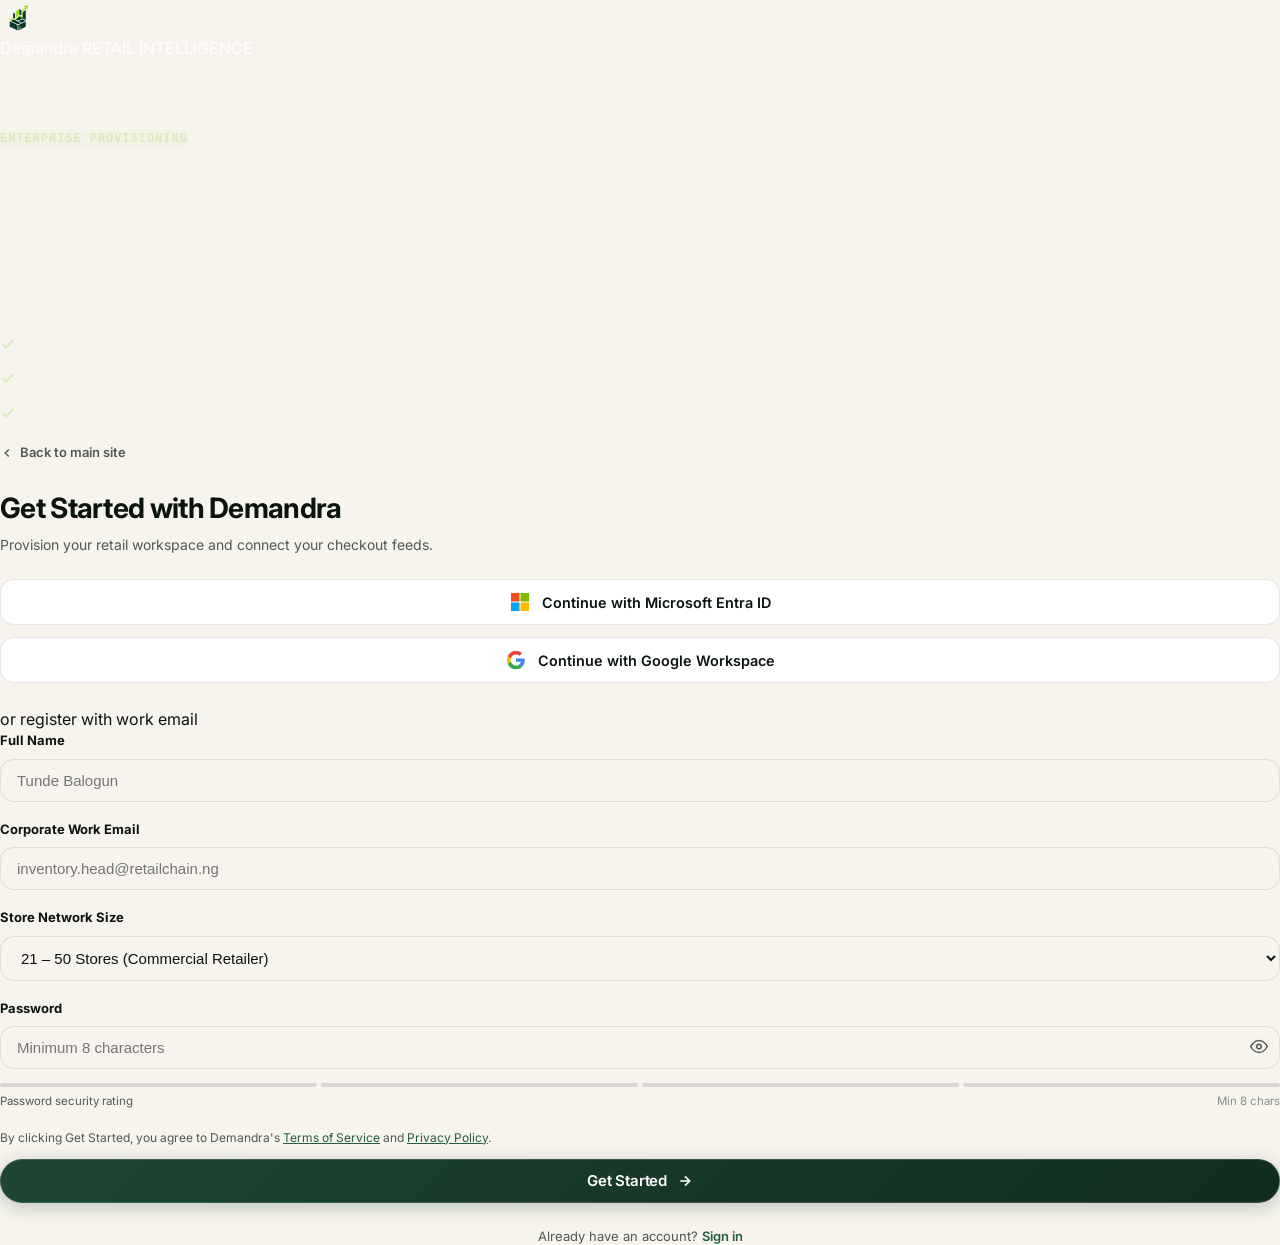
<file: signup.html>
<!doctype html>
<html lang="en">
<head>
  <meta charset="utf-8" />
  <meta name="viewport" content="width=device-width, initial-scale=1" />
  <title>Get Started with Demandra — Retail Demand Intelligence</title>
  <meta name="description" content="Provision your enterprise Demandra retail workspace and forecast store replenishment with AI." />
  <link rel="preconnect" href="https://fonts.googleapis.com" />
  <link rel="preconnect" href="https://fonts.gstatic.com" crossorigin />
  <link href="https://fonts.googleapis.com/css2?family=Inter:wght@400;500;600;700;800&display=swap" rel="stylesheet" />
  <link rel="stylesheet" href="assets/styles.css" />
  <link rel="icon" type="image/png" href="assets/logo-mark.png">
</head>
<body style="background: var(--bg-ivory);">
  <a href="#mainContent" class="skip-link">Skip to main content</a>

  <div class="auth-page-wrap" id="mainContent">
    <!-- Aside Dark Panel -->
    <aside class="auth-panel-aside">
      <div>
        <a href="index.html" class="brand" style="color: #FFFFFF;" aria-label="Demandra Home">
          <div class="brand-symbol">
            <img src="assets/img/demandra-symbol@2x.png" alt="Demandra" width="36" height="36" style="object-fit: contain; display: block;" />
          </div>
          <div class="brand-text-wrap">
            <span class="brand-title">Demandra</span>
            <span class="brand-sub">RETAIL INTELLIGENCE</span>
          </div>
        </a>

        <div style="margin-top: 4rem;">
          <div class="eyebrow-tag" style="background: rgba(221, 230, 184, 0.15); color: var(--accent-lime); border-color: rgba(221, 230, 184, 0.25);">
            ENTERPRISE PROVISIONING
          </div>
          <p style="font-size: 1.25rem; font-weight: 500; line-height: 1.5; color: var(--text-on-dark); margin: 1.5rem 0;">
            "Connecting our Lagos checkout feeds took under 48 hours. By week two, we had eliminated stockouts across our top 50 revenue SKUs."
          </p>
          <div style="font-size: 0.875rem; color: var(--text-on-dark-muted);">
            — Supply Chain Director, Supermarket Network, Victoria Island
          </div>

          <ul style="list-style: none; display: flex; flex-direction: column; gap: 0.85rem; margin-top: 2.5rem; font-size: 0.875rem; color: var(--text-on-dark-muted);">
            <li style="display: flex; align-items: center; gap: 0.625rem;">
              <svg width="16" height="16" viewBox="0 0 24 24" fill="none" stroke="var(--accent-lime)" stroke-width="3"><polyline points="20 6 9 17 4 12"></polyline></svg>
              <span>Instant Azure retail sandbox provisioning</span>
            </li>
            <li style="display: flex; align-items: center; gap: 0.625rem;">
              <svg width="16" height="16" viewBox="0 0 24 24" fill="none" stroke="var(--accent-lime)" stroke-width="3"><polyline points="20 6 9 17 4 12"></polyline></svg>
              <span>Pre-built Odoo, Dynamics &amp; CSV adapters</span>
            </li>
            <li style="display: flex; align-items: center; gap: 0.625rem;">
              <svg width="16" height="16" viewBox="0 0 24 24" fill="none" stroke="var(--accent-lime)" stroke-width="3"><polyline points="20 6 9 17 4 12"></polyline></svg>
              <span>Dedicated Customer-Managed Key (CMK) isolation</span>
            </li>
          </ul>
        </div>
      </div>

      <div style="font-size: 0.78125rem; color: var(--text-on-dark-muted);">
        &copy; 2026 Demandra Technologies Ltd &middot; RC 1928410 &middot; Lekki Phase 1, Lagos
      </div>
    </aside>

    <!-- Main Form Panel -->
    <main class="auth-panel-main">
      <div class="auth-box">
        <a href="index.html" style="display: inline-flex; align-items: center; gap: 0.35rem; font-size: 0.8125rem; color: var(--text-ink-muted); margin-bottom: 1.5rem; font-weight: 600;">
          <svg width="14" height="14" viewBox="0 0 24 24" fill="none" stroke="currentColor" stroke-width="2.5"><polyline points="15 18 9 12 15 6"></polyline></svg>
          Back to main site
        </a>

        <h1 style="font-size: 1.75rem; font-weight: 700; color: var(--text-ink); letter-spacing: -0.025em; margin-bottom: 0.35rem;">
          Get Started with Demandra
        </h1>
        <p style="font-size: 0.875rem; color: var(--text-ink-muted); margin-bottom: 1.5rem;">
          Provision your retail workspace and connect your checkout feeds.
        </p>

        <!-- SSO -->
        <div class="sso-group">
          <button type="button" class="btn-sso">
            <svg viewBox="0 0 21 21" fill="none">
              <path fill="#f25022" d="M1 1h9v9H1z"/>
              <path fill="#00a4ef" d="M1 11h9v9H1z"/>
              <path fill="#7fba00" d="M11 1h9v9h-9z"/>
              <path fill="#ffb900" d="M11 11h9v9h-9z"/>
            </svg>
            Continue with Microsoft Entra ID
          </button>
          <button type="button" class="btn-sso">
            <svg viewBox="0 0 24 24">
              <path fill="#4285F4" d="M22.5 12.2c0-.7-.1-1.4-.2-2H12v3.8h5.9a5 5 0 01-2.2 3.3v2.7h3.5c2-1.9 3.3-4.7 3.3-7.8z"/>
              <path fill="#34A853" d="M12 23c3 0 5.5-1 7.3-2.7l-3.5-2.7c-1 .7-2.3 1.1-3.8 1.1-2.9 0-5.3-2-6.2-4.6H2.2v2.8A11 11 0 0012 23z"/>
              <path fill="#FBBC05" d="M5.8 14.1a6.6 6.6 0 010-4.2V7.1H2.2a11 11 0 000 9.8z"/>
              <path fill="#EA4335" d="M12 5.4c1.6 0 3 .6 4.2 1.6l3.1-3.1A11 11 0 002.2 7.1l3.6 2.8C6.7 7.3 9.1 5.4 12 5.4z"/>
            </svg>
            Continue with Google Workspace
          </button>
        </div>

        <div class="modal-divider">
          <span>or register with work email</span>
        </div>

        <form class="modal-form" id="pageSignupForm" action="#" method="POST">
          <div class="form-group">
            <label class="form-label" for="signupName">Full Name</label>
            <input type="text" class="form-input" id="signupName" placeholder="Tunde Balogun" required />
          </div>

          <div class="form-group">
            <label class="form-label" for="signupEmail">Corporate Work Email</label>
            <input type="email" class="form-input" id="signupEmail" placeholder="inventory.head@retailchain.ng" required />
          </div>

          <div class="form-group">
            <label class="form-label" for="signupStoreCount">Store Network Size</label>
            <select class="form-input" id="signupStoreCount">
              <option value="1-5">1 – 5 Stores (Regional Pilot)</option>
              <option value="6-20">6 – 20 Stores (Growing Chain)</option>
              <option value="21-50" selected>21 – 50 Stores (Commercial Retailer)</option>
              <option value="50+">50+ Stores / FMCG Wholesale Distributor</option>
            </select>
          </div>

          <div class="form-group">
            <label class="form-label" for="signupPassword">Password</label>
            <div class="password-input-wrap">
              <input type="password" class="form-input" id="signupPassword" placeholder="Minimum 8 characters" required />
              <button type="button" class="password-toggle-btn" id="signupPasswordToggle" aria-label="Toggle password visibility">
                <svg width="18" height="18" viewBox="0 0 24 24" fill="none" stroke="currentColor" stroke-width="2"><path d="M1 12s4-8 11-8 11 8 11 8-4 8-11 8-11-8-11-8z"></path><circle cx="12" cy="12" r="3"></circle></svg>
              </button>
            </div>
            <div class="strength-meter-wrap" id="signupStrengthMeter">
              <div class="strength-meter-bars">
                <div class="strength-segment"></div>
                <div class="strength-segment"></div>
                <div class="strength-segment"></div>
                <div class="strength-segment"></div>
              </div>
              <div class="strength-label">
                <span id="signupStrengthText">Password security rating</span>
                <span style="color: var(--text-ink-faint);">Min 8 chars</span>
              </div>
            </div>
          </div>

          <div style="font-size: 0.75rem; color: var(--text-ink-muted); margin-top: 0.25rem;">
            By clicking Get Started, you agree to Demandra's <a href="terms.html" style="color: var(--accent-leaf); text-decoration: underline;">Terms of Service</a> and <a href="privacy.html" style="color: var(--accent-leaf); text-decoration: underline;">Privacy Policy</a>.
          </div>

          <button type="submit" class="btn-primary" style="width: 100%; justify-content: center; margin-top: 0.75rem;">
            Get Started
            <svg viewBox="0 0 24 24" fill="none" stroke="currentColor" stroke-width="2.5"><path d="M5 12h14M12 5l7 7-7 7"/></svg>
          </button>
        </form>

        <p style="text-align: center; font-size: 0.8125rem; color: var(--text-ink-muted); margin-top: 1.5rem;">
          Already have an account? <a href="login.html" style="color: var(--accent-leaf); font-weight: 600;">Sign in</a>
        </p>
      </div>
    </main>
  </div>

  <script>
    // Password toggle
    const toggle = document.getElementById('signupPasswordToggle');
    const input = document.getElementById('signupPassword');
    if (toggle && input) {
      toggle.addEventListener('click', () => {
        const isPassword = input.getAttribute('type') === 'password';
        input.setAttribute('type', isPassword ? 'text' : 'password');
        toggle.innerHTML = isPassword
          ? '<svg width="18" height="18" viewBox="0 0 24 24" fill="none" stroke="currentColor" stroke-width="2"><path d="M17.94 17.94A10.07 10.07 0 0 1 12 20c-7 0-11-8-11-8a18.45 18.45 0 0 1 5.06-5.94M9.9 4.24A9.12 9.12 0 0 1 12 4c7 0 11 8 11 8a18.5 18.5 0 0 1-2.16 3.19m-6.72-1.07a3 3 0 1 1-4.24-4.24"></path><line x1="1" y1="2" x2="23" y2="23"></line></svg>'
          : '<svg width="18" height="18" viewBox="0 0 24 24" fill="none" stroke="currentColor" stroke-width="2"><path d="M1 12s4-8 11-8 11 8 11 8-4 8-11 8-11-8-11-8z"></path><circle cx="12" cy="12" r="3"></circle></svg>';
      });
    }

    // 4-state password strength
    const meterWrap = document.getElementById('signupStrengthMeter');
    const strengthText = document.getElementById('signupStrengthText');
    if (input && meterWrap && strengthText) {
      input.addEventListener('input', () => {
        const val = input.value;
        if (!val) {
          meterWrap.className = 'strength-meter-wrap';
          strengthText.textContent = 'Password security rating';
          return;
        }

        let score = 0;
        if (val.length >= 8) score++;
        if (/[A-Z]/.test(val)) score++;
        if (/[0-9]/.test(val)) score++;
        if (/[^A-Za-z0-9]/.test(val)) score++;

        meterWrap.className = `strength-meter-wrap strength-state-${score || 1}`;
        const labels = ['Too short', 'Fair', 'Good', 'Strong (Enterprise ready)'];
        strengthText.textContent = labels[Math.max(0, score - 1)];
      });
    }

    const form = document.getElementById('pageSignupForm');
    if (form) {
      form.addEventListener('submit', (e) => {
        e.preventDefault();
        const btn = form.querySelector('button[type="submit"]');
        if (btn) {
          btn.innerHTML = 'Provisioning retail workspace...';
          setTimeout(() => {
            alert('Retail workspace successfully provisioned! Check your inbox for activation credentials.');
            window.location.href = 'index.html';
          }, 1200);
        }
      });
    }
  </script>
</body>
</html>
</file>
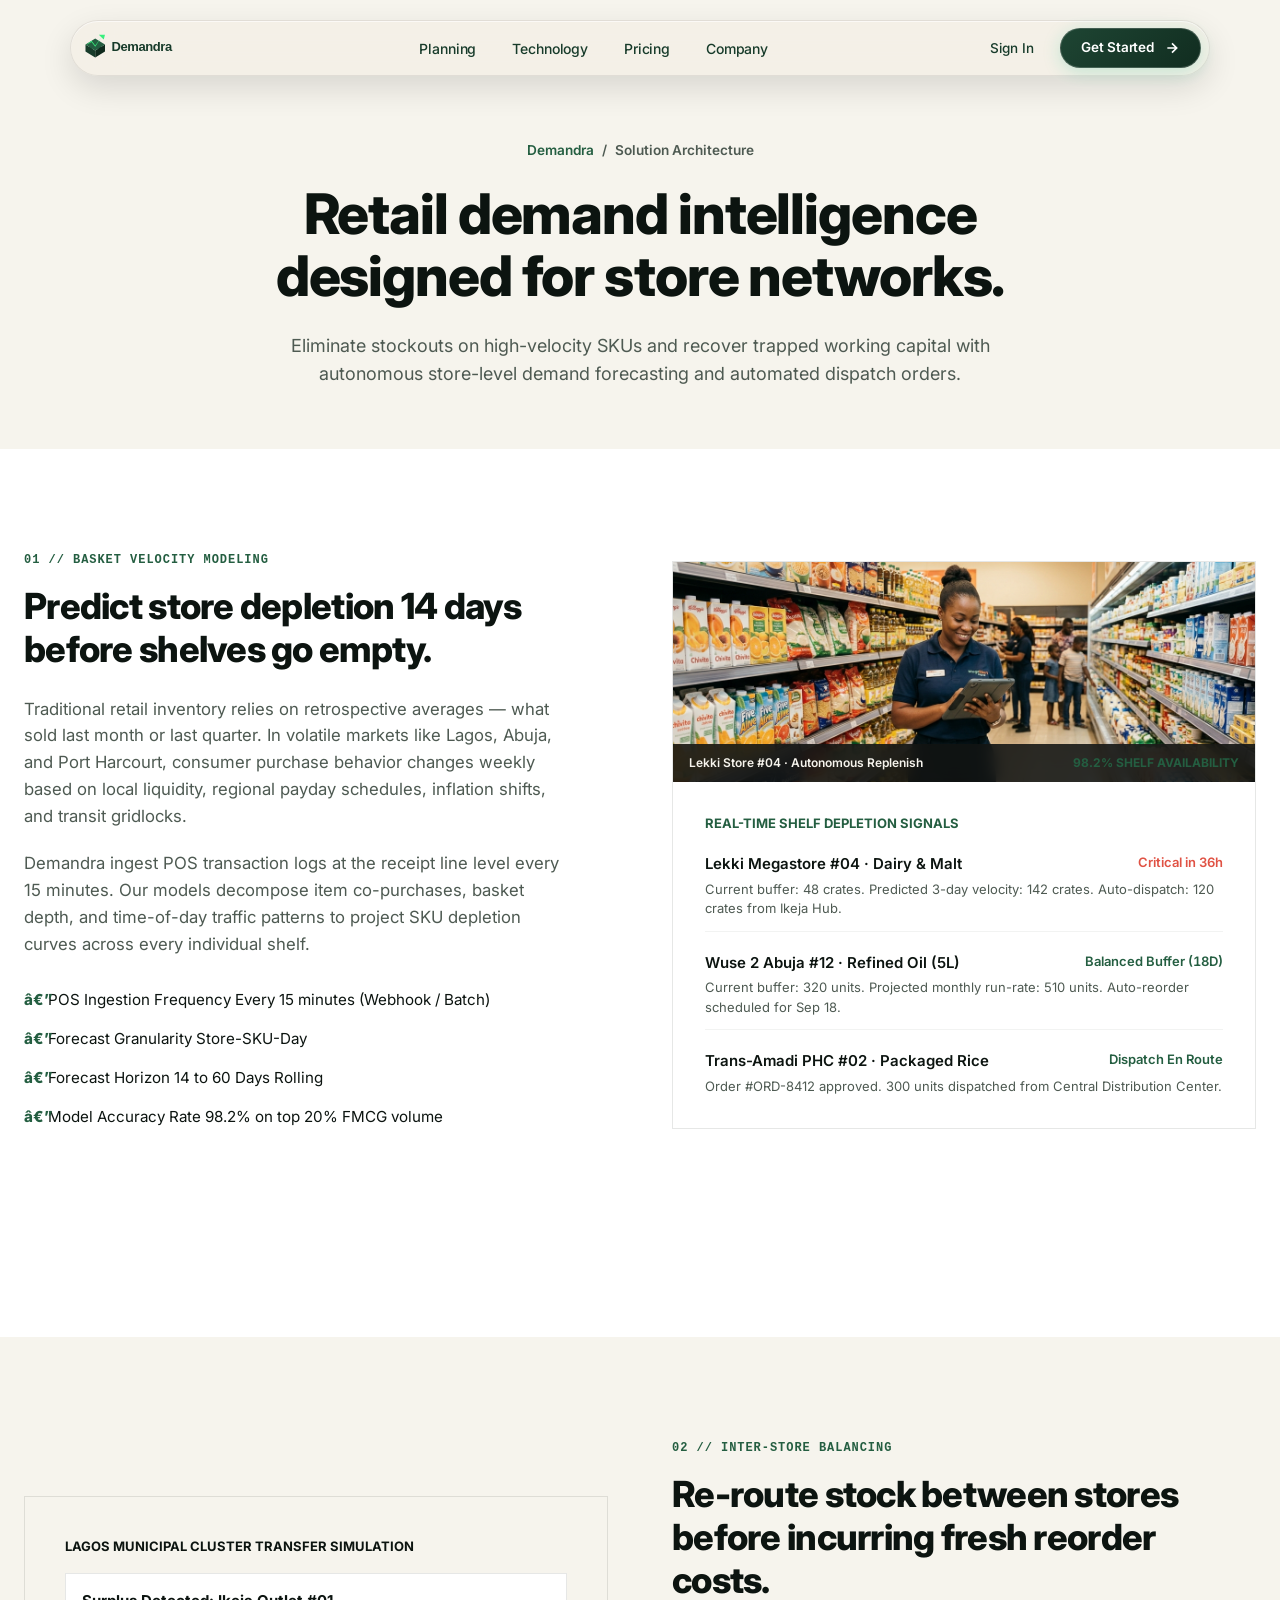
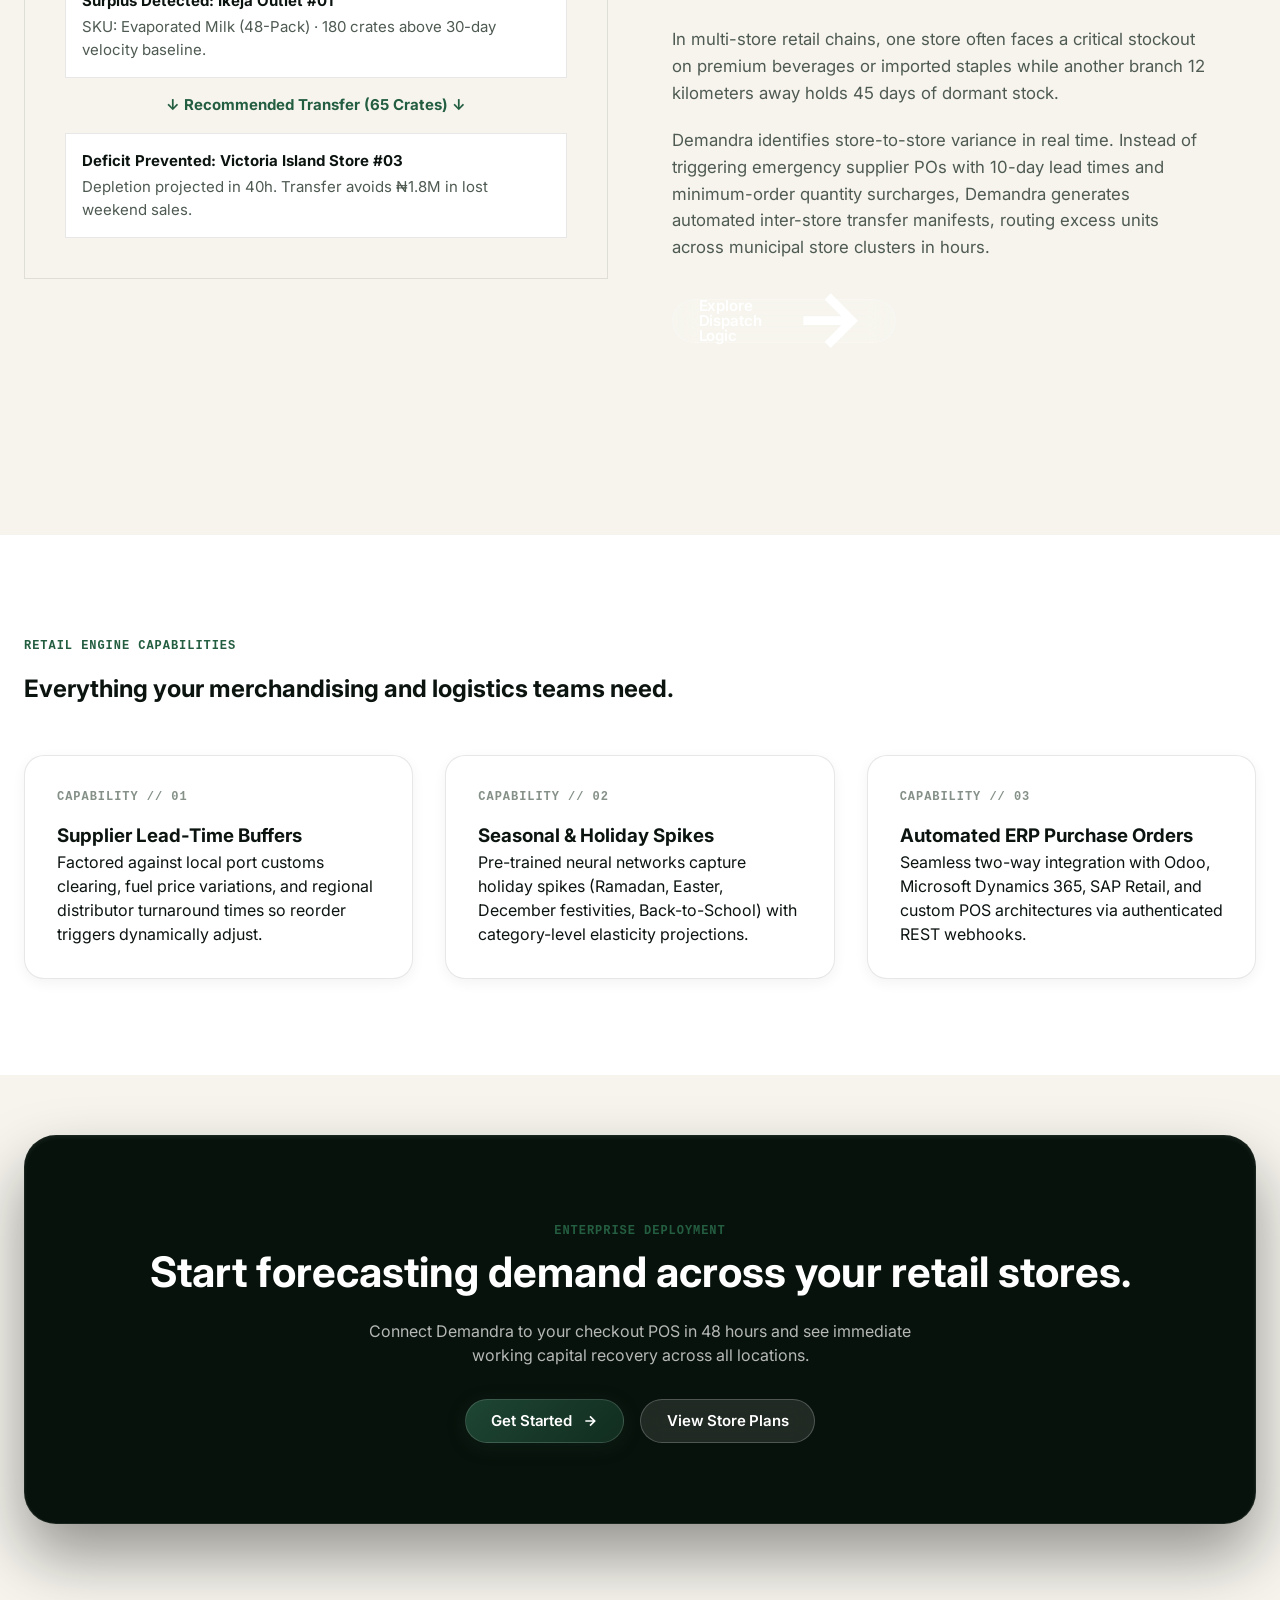
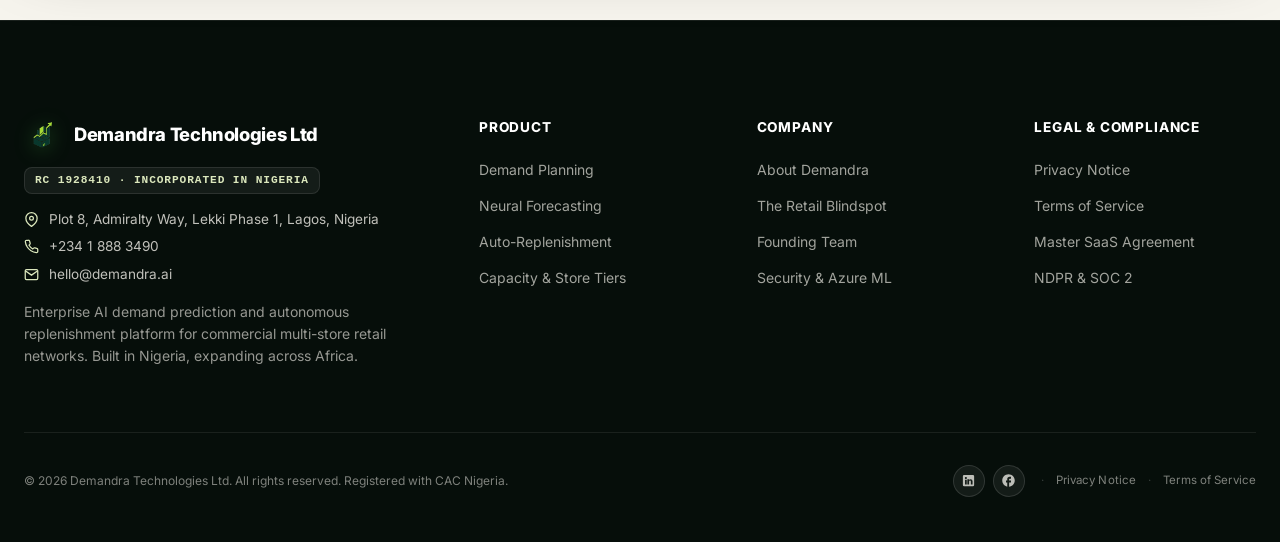
<file: solution.html>
<!doctype html>
<html lang="en">
<head>
  <meta charset="utf-8" />
  <meta name="viewport" content="width=device-width, initial-scale=1" />
  <title>Demand Planning &amp; Store Replenishment Solution — Demandra</title>
  <meta name="description" content="Demandra connects checkout POS velocity, supplier lead times, and regional buying patterns to automate store replenishment across multi-store retail chains in Nigeria and Africa." />
  <meta name="keywords" content="retail demand planning, FMCG inventory forecasting, store replenishment software, Lagos retail SaaS, Nigeria inventory AI" />
  <link rel="preconnect" href="https://fonts.googleapis.com" />
  <link rel="preconnect" href="https://fonts.gstatic.com" crossorigin />
  <link href="https://fonts.googleapis.com/css2?family=Inter:wght@400;500;600;700;800&display=swap" rel="stylesheet" />
  <link rel="stylesheet" href="assets/styles.css" />
  <link rel="icon" type="image/png" href="assets/logo-mark.png">
</head>
<body>
  <a href="#mainContent" class="skip-link">Skip to main content</a>

  <!-- ============================ HEADER ============================ -->
    <!-- Header -->
  <header class="site-nav-wrapper" id="siteNavWrapper">
    <div class="nav-pill-container">
      <a href="index.html" class="nav-brand-symbol" aria-label="Demandra Home">
        <img src="assets/img/logo-dark.svg" alt="Demandra Symbol" height="32" width="130" style="object-fit: contain;">
      </a>

      <!-- Spacious Primary Navigation Links (Per PRD Section 5) -->
      <nav class="nav-links" aria-label="Primary Navigation">
        <a href="solution.html" class="nav-link">Planning</a>
        <a href="technology.html" class="nav-link">Technology</a>
        <a href="pricing.html" class="nav-link">Pricing</a>
        <a href="about.html" class="nav-link">Company</a>
      </nav>

      <!-- Nav Actions -->
      <div class="nav-actions">
        <a href="login.html" class="btn-nav-signin">Sign In</a>
        <button type="button" class="btn-primary btn-nav-cta" data-open-modal>
          Get Started
          <svg viewBox="0 0 24 24" fill="none" stroke="currentColor" stroke-width="2.5"><path d="M5 12h14M12 5l7 7-7 7"/></svg>
        </button>
        
        <!-- Mobile Toggle -->
        <button class="mobile-toggle" id="mobileToggle" aria-label="Toggle menu" aria-expanded="false">
          <svg width="24" height="24" viewBox="0 0 24 24" fill="none" stroke="currentColor" stroke-width="2" stroke-linecap="round" stroke-linejoin="round">
            <line x1="3" y1="12" x2="21" y2="12"></line>
            <line x1="3" y1="6" x2="21" y2="6"></line>
            <line x1="3" y1="18" x2="21" y2="18"></line>
          </svg>
        </button>
      </div>
    </div>
  </header>

  <!-- Mobile Drawer -->
  <div class="nav-drawer" id="navDrawer">
    <a href="solution.html" class="drawer-link">Planning</a>
    <a href="technology.html" class="drawer-link">Technology</a>
    <a href="pricing.html" class="drawer-link">Pricing</a>
    <a href="about.html" class="drawer-link">Company</a>
    <a href="login.html" class="drawer-link">Retail Ops Portal</a>
    <button type="button" class="btn-primary" style="width: 100%; margin-top: 1rem;" data-open-modal>
      Get Started
      <svg viewBox="0 0 24 24" fill="none" stroke="currentColor" stroke-width="2.5"><path d="M5 12h14M12 5l7 7-7 7"/></svg>
    </button>
  </div>

  <main id="mainContent">
    <!-- Hero -->
    <section class="page-hero">
      <div class="container">
        <div class="page-hero-inner">
          <div class="breadcrumbs">
            <a href="index.html">Demandra</a>
            <span>/</span>
            <span>Solution Architecture</span>
          </div>
          <h1 class="page-title">
            Retail demand intelligence designed for store networks.
          </h1>
          <p class="page-lead">
            Eliminate stockouts on high-velocity SKUs and recover trapped working capital with autonomous store-level demand forecasting and automated dispatch orders.
          </p>
        </div>
      </div>
    </section>

    <!-- Core Solution Deep-Dive -->
    <section class="inner-section">
      <div class="container">
        <div class="detail-grid">
          <div class="detail-content">
            <div class="eyebrow-tag">01 // BASKET VELOCITY MODELING</div>
            <h2>Predict store depletion 14 days before shelves go empty.</h2>
            <p>
              Traditional retail inventory relies on retrospective averages — what sold last month or last quarter. In volatile markets like Lagos, Abuja, and Port Harcourt, consumer purchase behavior changes weekly based on local liquidity, regional payday schedules, inflation shifts, and transit gridlocks.
            </p>
            <p>
              Demandra ingest POS transaction logs at the receipt line level every 15 minutes. Our models decompose item co-purchases, basket depth, and time-of-day traffic patterns to project SKU depletion curves across every individual shelf.
            </p>
            <ul class="spec-list">
              <li class="spec-item">
                <span class="spec-item-name">POS Ingestion Frequency</span>
                <span class="spec-item-val">Every 15 minutes (Webhook / Batch)</span>
              </li>
              <li class="spec-item">
                <span class="spec-item-name">Forecast Granularity</span>
                <span class="spec-item-val">Store-SKU-Day</span>
              </li>
              <li class="spec-item">
                <span class="spec-item-name">Forecast Horizon</span>
                <span class="spec-item-val">14 to 60 Days Rolling</span>
              </li>
              <li class="spec-item">
                <span class="spec-item-name">Model Accuracy Rate</span>
                <span class="spec-item-val num-tabular">98.2% on top 20% FMCG volume</span>
              </li>
            </ul>
          </div>
          <div style="background: var(--bg-surface); border: 1px solid var(--line-main); overflow: hidden;">
            <div style="position: relative; height: 220px; overflow: hidden; background: #000;">
              <img src="assets/img/replenished-aisle.jpg" alt="Fully replenished supermarket aisle with Nigerian retail supervisor" style="width: 100%; height: 100%; object-fit: cover; display: block;" />
              <div style="position: absolute; bottom: 0; left: 0; right: 0; padding: 0.6rem 1rem; background: rgba(18, 20, 19, 0.88); backdrop-filter: blur(8px); display: flex; justify-content: space-between; align-items: center; font-size: 0.75rem;">
                <span style="color: var(--text-warm-white); font-weight: 600;">Lekki Store #04 · Autonomous Replenish</span>
                <span style="color: var(--accent-leaf); font-weight: 700; text-transform: uppercase;">98.2% Shelf Availability</span>
              </div>
            </div>
            <div style="padding: 2rem;">
              <div style="font-size: 0.8125rem; font-weight: 700; color: var(--accent-leaf); margin-bottom: 1.25rem; text-transform: uppercase;">Real-Time Shelf Depletion Signals</div>
              <div style="display: flex; flex-direction: column; gap: 1.25rem;">
                <div style="border-bottom: 1px solid var(--line-subtle); padding-bottom: 0.75rem;">
                  <div style="display: flex; justify-content: space-between; font-weight: 600; margin-bottom: 0.25rem; font-size: 0.9375rem;">
                    <span>Lekki Megastore #04 · Dairy &amp; Malt</span>
                    <span style="color: var(--alert-red); font-variant-numeric: tabular-nums; font-size: 0.8125rem;">Critical in 36h</span>
                  </div>
                  <div style="font-size: 0.8125rem; color: var(--text-ink-muted);">Current buffer: 48 crates. Predicted 3-day velocity: 142 crates. Auto-dispatch: 120 crates from Ikeja Hub.</div>
                </div>
                <div style="border-bottom: 1px solid var(--line-subtle); padding-bottom: 0.75rem;">
                  <div style="display: flex; justify-content: space-between; font-weight: 600; margin-bottom: 0.25rem; font-size: 0.9375rem;">
                    <span>Wuse 2 Abuja #12 · Refined Oil (5L)</span>
                    <span style="color: var(--accent-leaf); font-variant-numeric: tabular-nums; font-size: 0.8125rem;">Balanced Buffer (18D)</span>
                  </div>
                  <div style="font-size: 0.8125rem; color: var(--text-ink-muted);">Current buffer: 320 units. Projected monthly run-rate: 510 units. Auto-reorder scheduled for Sep 18.</div>
                </div>
                <div>
                  <div style="display: flex; justify-content: space-between; font-weight: 600; margin-bottom: 0.25rem; font-size: 0.9375rem;">
                    <span>Trans-Amadi PHC #02 · Packaged Rice</span>
                    <span style="color: var(--accent-leaf); font-variant-numeric: tabular-nums; font-size: 0.8125rem;">Dispatch En Route</span>
                  </div>
                  <div style="font-size: 0.8125rem; color: var(--text-ink-muted);">Order #ORD-8412 approved. 300 units dispatched from Central Distribution Center.</div>
                </div>
              </div>
            </div>
          </div>
        </div>
      </div>
    </section>

    <!-- Inter-Store Stock Balancing -->
    <section class="inner-section alt-bg">
      <div class="container">
        <div class="detail-grid">
          <div style="order: 2;" class="detail-content">
            <div class="eyebrow-tag">02 // INTER-STORE BALANCING</div>
            <h2>Re-route stock between stores before incurring fresh reorder costs.</h2>
            <p>
              In multi-store retail chains, one store often faces a critical stockout on premium beverages or imported staples while another branch 12 kilometers away holds 45 days of dormant stock.
            </p>
            <p>
              Demandra identifies store-to-store variance in real time. Instead of triggering emergency supplier POs with 10-day lead times and minimum-order quantity surcharges, Demandra generates automated inter-store transfer manifests, routing excess units across municipal store clusters in hours.
            </p>
            <div style="margin-top: 2rem;">
              <a href="technology.html" class="btn-secondary">
                Explore Dispatch Logic
                <svg viewBox="0 0 24 24" fill="none" stroke="currentColor" stroke-width="2.5"><path d="M5 12h14M12 5l7 7-7 7"/></svg>
              </a>
            </div>
          </div>
          <div style="order: 1; background: var(--bg-ivory); border: 1px solid var(--line-main); padding: 2.5rem;">
            <div style="font-size: 0.8125rem; font-weight: 700; color: var(--text-ink); margin-bottom: 1rem; text-transform: uppercase;">Lagos Municipal Cluster Transfer Simulation</div>
            <div style="display: flex; flex-direction: column; gap: 1rem; font-size: 0.9375rem;">
              <div style="background: var(--bg-surface); border: 1px solid var(--line-main); padding: 1rem;">
                <div style="font-weight: 700; color: var(--text-ink); margin-bottom: 0.25rem;">Surplus Detected: Ikeja Outlet #01</div>
                <div style="color: var(--text-ink-muted);">SKU: Evaporated Milk (48-Pack) · 180 crates above 30-day velocity baseline.</div>
              </div>
              <div style="text-align: center; color: var(--accent-leaf); font-weight: 700;">
                ↓ Recommended Transfer (65 Crates) ↓
              </div>
              <div style="background: var(--bg-surface); border: 1px solid var(--line-main); padding: 1rem;">
                <div style="font-weight: 700; color: var(--text-ink); margin-bottom: 0.25rem;">Deficit Prevented: Victoria Island Store #03</div>
                <div style="color: var(--text-ink-muted);">Depletion projected in 40h. Transfer avoids ₦1.8M in lost weekend sales.</div>
              </div>
            </div>
          </div>
        </div>
      </div>
    </section>

    <!-- Three Capabilities Grid -->
    <section class="inner-section">
      <div class="container">
        <div style="max-width: 680px;">
          <div class="eyebrow-tag">RETAIL ENGINE CAPABILITIES</div>
          <h2 class="section-headline">Everything your merchandising and logistics teams need.</h2>
        </div>
        <div class="cards-triad">
          <div class="feature-card">
            <span class="feature-card-num">CAPABILITY // 01</span>
            <h3>Supplier Lead-Time Buffers</h3>
            <p>Factored against local port customs clearing, fuel price variations, and regional distributor turnaround times so reorder triggers dynamically adjust.</p>
          </div>
          <div class="feature-card">
            <span class="feature-card-num">CAPABILITY // 02</span>
            <h3>Seasonal &amp; Holiday Spikes</h3>
            <p>Pre-trained neural networks capture holiday spikes (Ramadan, Easter, December festivities, Back-to-School) with category-level elasticity projections.</p>
          </div>
          <div class="feature-card">
            <span class="feature-card-num">CAPABILITY // 03</span>
            <h3>Automated ERP Purchase Orders</h3>
            <p>Seamless two-way integration with Odoo, Microsoft Dynamics 365, SAP Retail, and custom POS architectures via authenticated REST webhooks.</p>
          </div>
        </div>
      </div>
    </section>

    <!-- CTA Section -->
    <section class="final-cta-block">
      <div class="container">
        <div class="final-cta-box">
          <div class="eyebrow-tag" style="margin-bottom: 0;">ENTERPRISE DEPLOYMENT</div>
          <h2 class="section-headline">Start forecasting demand across your retail stores.</h2>
          <p class="section-lead">
            Connect Demandra to your checkout POS in 48 hours and see immediate working capital recovery across all locations.
          </p>
          <div style="display: flex; gap: 1rem; justify-content: center; margin-top: 1.5rem; flex-wrap: wrap;">
            <button type="button" class="btn-primary" data-open-modal>
              Get Started
              <svg viewBox="0 0 24 24" fill="none" stroke="currentColor" stroke-width="2.5"><path d="M5 12h14M12 5l7 7-7 7"/></svg>
            </button>
            <a href="pricing.html" class="btn-secondary">
              View Store Plans
            </a>
          </div>
        </div>
      </div>
    </section>
  </main>

  <!-- ============================ FOOTER ============================ -->
  <footer class="site-footer">
    <div class="container">
      <div class="footer-columns-grid">
        <!-- Corporate Info with Address, Phone, and Email Placed Cleanly Under Company Name -->
        <div>
          <div class="footer-brand-header">
            <a href="index.html" class="nav-brand-symbol" aria-label="Demandra Home">
        <img src="assets/img/demandra-symbol@2x.png" alt="Demandra" class="brand-symbol-img" width="36" height="36" />
      </a>
            <span class="footer-brand-title">Demandra Technologies Ltd</span>
          </div>

          <!-- CAC / Registration -->
          <div class="footer-corp-meta">
            <span class="footer-registration-pill">RC 1928410 · INCORPORATED IN NIGERIA</span>
          </div>

          <!-- ADDRESS AND PHONE PLACED DIRECTLY UNDER COMPANY NAME -->
          <div class="footer-contact-details">
            <div class="footer-contact-item">
              <svg width="15" height="15" viewBox="0 0 24 24" fill="none" stroke="currentColor" stroke-width="2"><path d="M21 10c0 7-9 13-9 13s-9-6-9-13a9 9 0 0 1 18 0z"></path><circle cx="12" cy="10" r="3"></circle></svg>
              <span>Plot 8, Admiralty Way, Lekki Phase 1, Lagos, Nigeria</span>
            </div>
            <div class="footer-contact-item">
              <svg width="15" height="15" viewBox="0 0 24 24" fill="none" stroke="currentColor" stroke-width="2"><path d="M22 16.92v3a2 2 0 0 1-2.18 2 19.79 19.79 0 0 1-8.63-3.07 19.5 19.5 0 0 1-6-6 19.79 19.79 0 0 1-3.07-8.67A2 2 0 0 1 4.11 2h3a2 2 0 0 1 2 1.72 12.84 12.84 0 0 0 .7 2.81 2 2 0 0 1-.45 2.11L8.09 9.91a16 16 0 0 0 6 6l1.27-1.27a2 2 0 0 1 2.11-.45 12.84 12.84 0 0 0 2.81.7A2 2 0 0 1 22 16.92z"></path></svg>
              <span>+234 1 888 3490</span>
            </div>
            <div class="footer-contact-item">
              <svg width="15" height="15" viewBox="0 0 24 24" fill="none" stroke="currentColor" stroke-width="2"><path d="M4 4h16c1.1 0 2 .9 2 2v12c0 1.1-.9 2-2 2H4c-1.1 0-2-.9-2-2V6c0-1.1.9-2 2-2z"></path><polyline points="22,6 12,13 2,6"></polyline></svg>
              <span>hello@demandra.ai</span>
            </div>
          </div>

          <p class="footer-mission">
            Enterprise AI demand prediction and autonomous replenishment platform for commercial multi-store retail networks. Built in Nigeria, expanding across Africa.
          </p>
        </div>

        <!-- Product Group -->
        <div>
          <h4 class="footer-col-head">Product</h4>
          <ul class="footer-links-list">
            <li><a href="solution.html">Demand Planning</a></li>
            <li><a href="#neural-engine">Neural Forecasting</a></li>
            <li><a href="solution.html#replenishment">Auto-Replenishment</a></li>
            <li><a href="pricing.html">Capacity &amp; Store Tiers</a></li>
          </ul>
        </div>

        <!-- Company Group -->
        <div>
          <h4 class="footer-col-head">Company</h4>
          <ul class="footer-links-list">
            <li><a href="about.html">About Demandra</a></li>
            <li><a href="#blindspot">The Retail Blindspot</a></li>
            <li><a href="#team">Founding Team</a></li>
            <li><a href="security.html">Security &amp; Azure ML</a></li>
          </ul>
        </div>

        <!-- Legal Group -->
        <div>
          <h4 class="footer-col-head">Legal &amp; Compliance</h4>
          <ul class="footer-links-list">
            <li><a href="privacy.html">Privacy Notice</a></li>
            <li><a href="terms.html">Terms of Service</a></li>
            <li><a href="legal.html">Master SaaS Agreement</a></li>
            <li><a href="security.html#compliance">NDPR &amp; SOC 2</a></li>
          </ul>
        </div>
      </div>

      <div class="footer-bottom-bar">
        <div class="footer-copyright">
          © 2026 Demandra Technologies Ltd. All rights reserved. Registered with CAC Nigeria.
        </div>
        <div class="footer-bottom-links">
          <div class="footer-social-icons">
            <a href="https://linkedin.com" target="_blank" rel="noopener" class="footer-social-btn" aria-label="Demandra on LinkedIn" title="LinkedIn">
              <svg width="15" height="15" viewBox="0 0 24 24" fill="currentColor"><path d="M19 3a2 2 0 0 1 2 2v14a2 2 0 0 1-2 2H5a2 2 0 0 1-2-2V5a2 2 0 0 1 2-2h14m-.5 15.5v-5.3a3.26 3.26 0 0 0-3.26-3.26c-.85 0-1.84.52-2.28 1.3v-1.11h-2.79v8.37h2.79v-4.93c0-.77.62-1.4 1.39-1.4a1.4 1.4 0 0 1 1.4 1.4v4.93h2.75M6.46 10.9v7.6H9.2v-7.6H6.46M7.83 6.25c-.9 0-1.63.73-1.63 1.63s.73 1.63 1.63 1.63 1.63-.73 1.63-1.63-.73-1.63-1.63-1.63Z"/></svg>
            </a>
            <a href="https://facebook.com" target="_blank" rel="noopener" class="footer-social-btn" aria-label="Demandra on Facebook" title="Facebook">
              <svg width="15" height="15" viewBox="0 0 24 24" fill="currentColor"><path d="M22 12c0-5.52-4.48-10-10-10S2 6.48 2 12c0 4.84 3.44 8.87 8 9.8V15H8v-3h2V9.5C10 7.57 11.57 6 13.5 6H16v3h-2c-.55 0-1 .45-1 1v2h3v3h-3v6.95c5.05-.5 9-4.76 9-9.95Z"/></svg>
            </a>
          </div>
          <span class="footer-legal-sep">·</span>
          <a href="privacy.html" class="footer-legal-link">Privacy Notice</a>
          <span class="footer-legal-sep">·</span>
          <a href="terms.html" class="footer-legal-link">Terms of Service</a>
        </div>
      </div>
    </div>
  </footer>

  <!-- ============================ ENTERPRISE SIGNUP MODAL ============================ -->
  <div class="modal-backdrop" id="demoModal" role="dialog" aria-modal="true" aria-labelledby="modalHeading">
    <div class="modal-dialog">
      <div class="modal-head">
        <div>
          <h3 id="modalHeading" style="margin: 0; font-size: 1.15rem;">Get Started with Demandra</h3>
          <p style="font-size: 0.78125rem; color: var(--text-ink-muted); margin-top: 0.2rem;">Enterprise Retail Demand Intelligence Platform</p>
        </div>
        <button type="button" class="modal-close" data-close-modal aria-label="Close modal">
          <svg width="16" height="16" viewBox="0 0 24 24" fill="none" stroke="currentColor" stroke-width="2.5"><line x1="18" y1="6" x2="6" y2="18"></line><line x1="6" y1="6" x2="18" y2="18"></line></svg>
        </button>
      </div>

      <div class="modal-body">
        <div id="modalFormView">
          <div class="sso-group">
            <button type="button" class="btn-sso" id="btnSsoEntra">
              <svg viewBox="0 0 21 21" fill="none">
                <path fill="#f25022" d="M1 1h9v9H1z"/>
                <path fill="#00a4ef" d="M1 11h9v9H1z"/>
                <path fill="#7fba00" d="M11 1h9v9h-9z"/>
                <path fill="#ffb900" d="M11 11h9v9h-9z"/>
              </svg>
              Continue with Microsoft Entra ID
            </button>
            <button type="button" class="btn-sso" id="btnSsoGoogle">
              <svg viewBox="0 0 24 24">
                <path fill="#4285F4" d="M22.5 12.2c0-.7-.1-1.4-.2-2H12v3.8h5.9a5 5 0 01-2.2 3.3v2.7h3.5c2-1.9 3.3-4.7 3.3-7.8z"/>
                <path fill="#34A853" d="M12 23c3 0 5.5-1 7.3-2.7l-3.5-2.7c-1 .7-2.3 1.1-3.8 1.1-2.9 0-5.3-2-6.2-4.6H2.2v2.8A11 11 0 0012 23z"/>
                <path fill="#FBBC05" d="M5.8 14.1a6.6 6.6 0 010-4.2V7.1H2.2a11 11 0 000 9.8z"/>
                <path fill="#EA4335" d="M12 5.4c1.6 0 3 .6 4.2 1.6l3.1-3.1A11 11 0 002.2 7.1l3.6 2.8C6.7 7.3 9.1 5.4 12 5.4z"/>
              </svg>
              Continue with Google Workspace
            </button>
          </div>

          <div class="modal-divider">
            <span>or create workspace with work email</span>
          </div>

          <form class="modal-form" id="demoForm">
            <div class="form-group">
              <label class="form-label" for="workEmail">Corporate Work Email</label>
              <input type="email" class="form-input" id="workEmail" placeholder="inventory.head@retailchain.ng" required />
            </div>

            <div class="form-group">
              <label class="form-label" for="storeCount">Retail Store Network Size</label>
              <select class="form-input" id="storeCount">
                <option value="1-5">1 – 5 Stores (Regional Trial)</option>
                <option value="6-20">6 – 20 Stores (Growing Chain)</option>
                <option value="21-50" selected>21 – 50 Stores (Commercial Retailer)</option>
                <option value="50+">50+ Stores / FMCG Wholesale Distributor</option>
              </select>
            </div>

            <div class="form-group">
              <label class="form-label" for="modalPassword">Workspace Password</label>
              <div class="password-input-wrap">
                <input type="password" class="form-input" id="modalPassword" placeholder="Minimum 8 characters" required />
                <button type="button" class="password-toggle-btn" id="passwordToggle" aria-label="Toggle password visibility">
                  <svg width="18" height="18" viewBox="0 0 24 24" fill="none" stroke="currentColor" stroke-width="2"><path d="M1 12s4-8 11-8 11 8 11 8-4 8-11 8-11-8-11-8z"></path><circle cx="12" cy="12" r="3"></circle></svg>
                </button>
              </div>
              <div class="strength-meter-wrap" id="strengthMeter">
                <div class="strength-meter-bars">
                  <div class="strength-segment"></div>
                  <div class="strength-segment"></div>
                  <div class="strength-segment"></div>
                  <div class="strength-segment"></div>
                </div>
                <div class="strength-label">
                  <span id="strengthText">Password security rating</span>
                  <span style="color: var(--text-ink-faint);">Min 8 chars</span>
                </div>
              </div>
            </div>

            <div style="font-size: 0.75rem; color: var(--text-ink-muted); margin-top: 0.25rem;">
              By continuing, you agree to Demandra's <a href="terms.html" style="color: var(--accent-leaf); text-decoration: underline;">Terms of Service</a> and <a href="privacy.html" style="color: var(--accent-leaf); text-decoration: underline;">Privacy Policy</a>.
            </div>

            <button type="submit" class="btn-primary" style="width: 100%; justify-content: center; margin-top: 0.5rem;">
              Get Started
              <svg viewBox="0 0 24 24" fill="none" stroke="currentColor" stroke-width="2.5"><path d="M5 12h14M12 5l7 7-7 7"/></svg>
            </button>
          </form>
        </div>

        <div id="modalProvisionView" style="display: none; padding: 0.5rem 0;">
          <div style="text-align: center; margin-bottom: 1.25rem;">
            <div class="provision-spinner" style="width: 28px; height: 28px; margin: 0 auto 0.75rem; border-width: 3px;"></div>
            <h4 style="font-size: 1.1rem; font-weight: 700; color: var(--text-ink);">Provisioning Isolated Retail Sandbox</h4>
            <p style="font-size: 0.8125rem; color: var(--text-ink-muted);">Allocating dedicated Azure resources and initial model checkpoints...</p>
          </div>

          <ul class="provision-list">
            <li class="provision-item is-active" id="provStep1">
              <span class="provision-icon"><div class="provision-spinner"></div></span>
              <span>Verifying enterprise work domain &amp; Entra ID directory</span>
            </li>
            <li class="provision-item" id="provStep2">
              <span class="provision-icon"><svg width="14" height="14" viewBox="0 0 24 24" fill="none" stroke="currentColor" stroke-width="2"><circle cx="12" cy="12" r="10"></circle></svg></span>
              <span>Allocating Azure Blob Customer-Managed Key isolation</span>
            </li>
            <li class="provision-item" id="provStep3">
              <span class="provision-icon"><svg width="14" height="14" viewBox="0 0 24 24" fill="none" stroke="currentColor" stroke-width="2"><circle cx="12" cy="12" r="10"></circle></svg></span>
              <span>Compiling baseline time-series replenishment models</span>
            </li>
          </ul>
        </div>

        <div id="modalSuccessView" style="display: none; text-align: center; padding: 1.25rem 0;">
          <div style="width: 48px; height: 48px; border-radius: 50%; background: var(--accent-leaf-subtle); color: var(--accent-leaf); display: flex; align-items: center; justify-content: center; margin: 0 auto 1rem;">
            <svg width="24" height="24" viewBox="0 0 24 24" fill="none" stroke="currentColor" stroke-width="3"><polyline points="20 6 9 17 4 12"></polyline></svg>
          </div>
          <h4 style="font-size: 1.25rem; font-weight: 700; color: var(--text-ink); margin-bottom: 0.5rem;">Retail Workspace Ready</h4>
          <p style="font-size: 0.875rem; color: var(--text-ink-muted); line-height: 1.55;">
            An enterprise sandbox has been provisioned for <strong id="confirmedEmail" style="color: var(--text-ink);">retail@chain.ng</strong>. Your activation link and API keys have been dispatched.
          </p>
          <div style="margin-top: 1.5rem; display: flex; flex-direction: column; gap: 0.625rem;">
            <a href="login.html" class="btn-primary" style="width: 100%; justify-content: center;">
              Launch Retail Ops Console
              <svg viewBox="0 0 24 24" fill="none" stroke="currentColor" stroke-width="2.5"><path d="M5 12h14M12 5l7 7-7 7"/></svg>
            </a>
            <button type="button" class="btn-secondary" data-close-modal style="width: 100%; justify-content: center;">
              Close Window
            </button>
          </div>
        </div>
      </div>
    </div>
  </div>

  <script src="assets/app.js"></script>
</body>
</html>
</file>
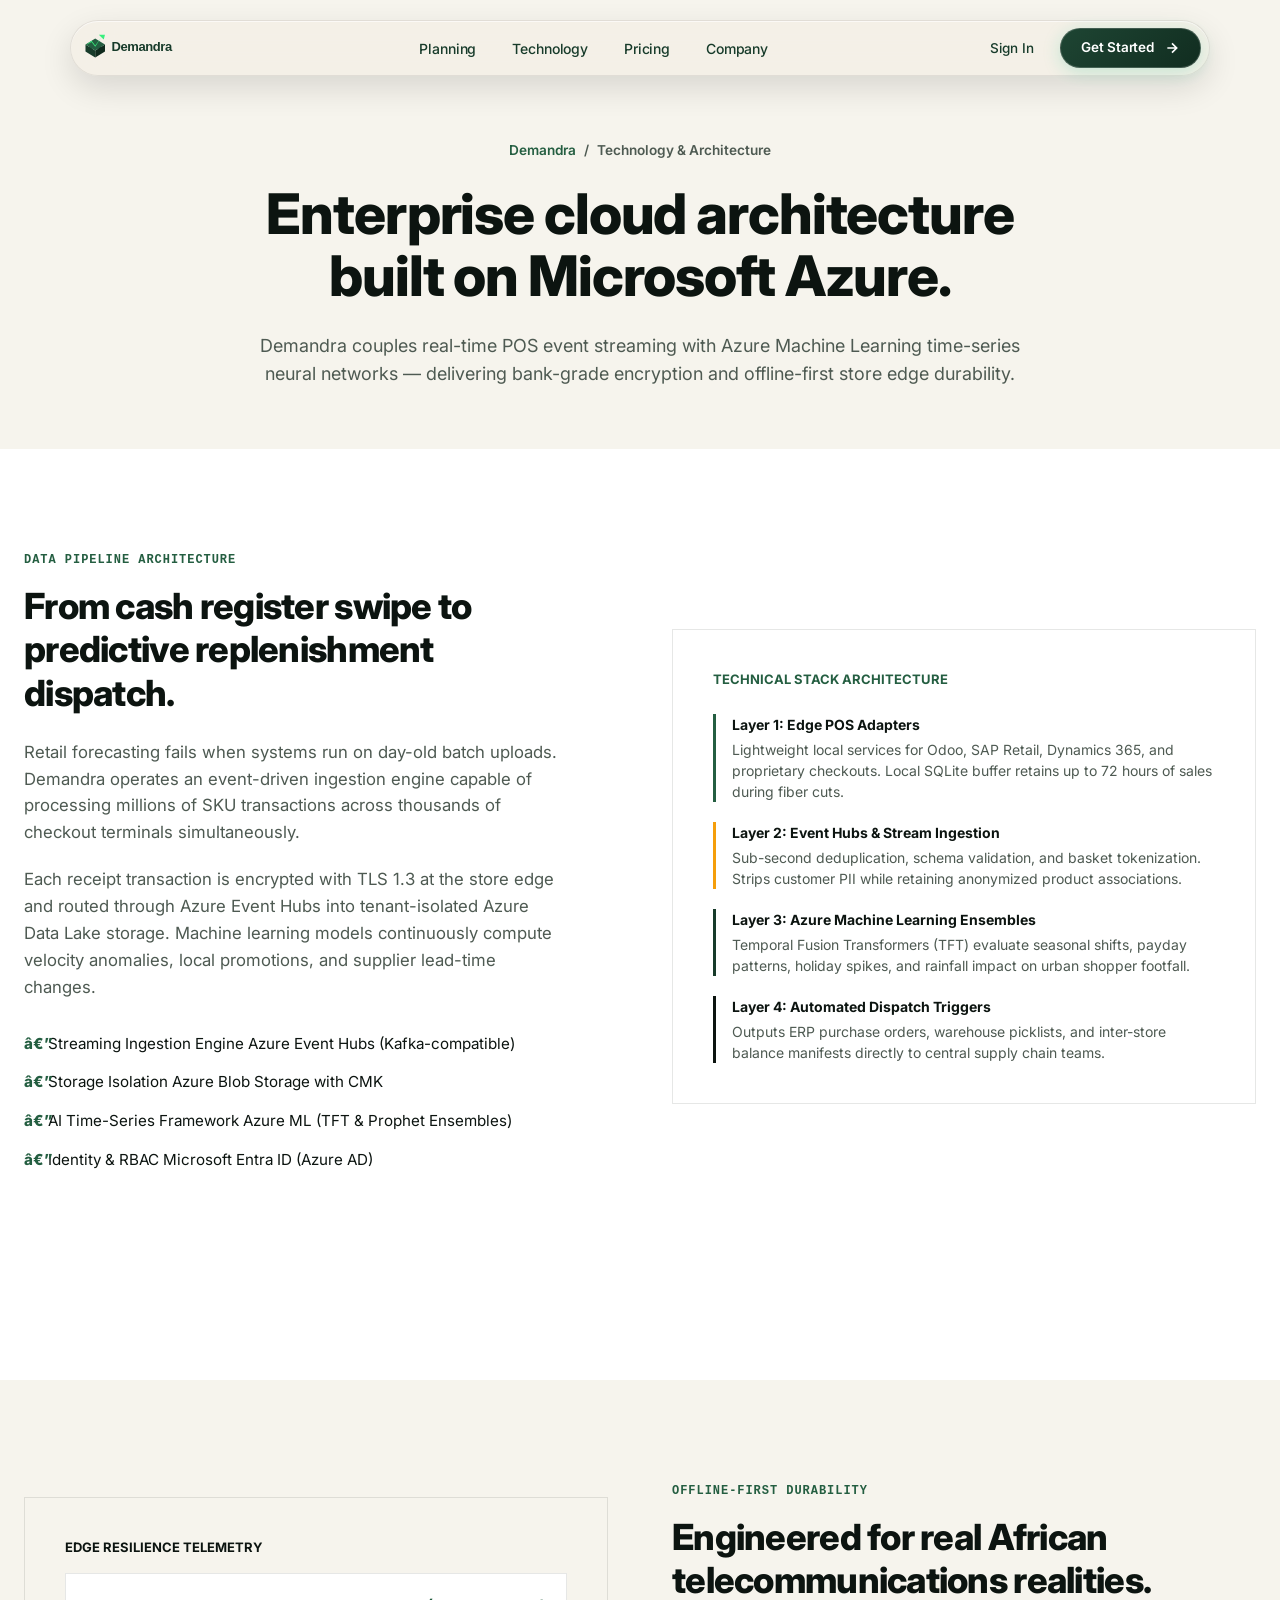
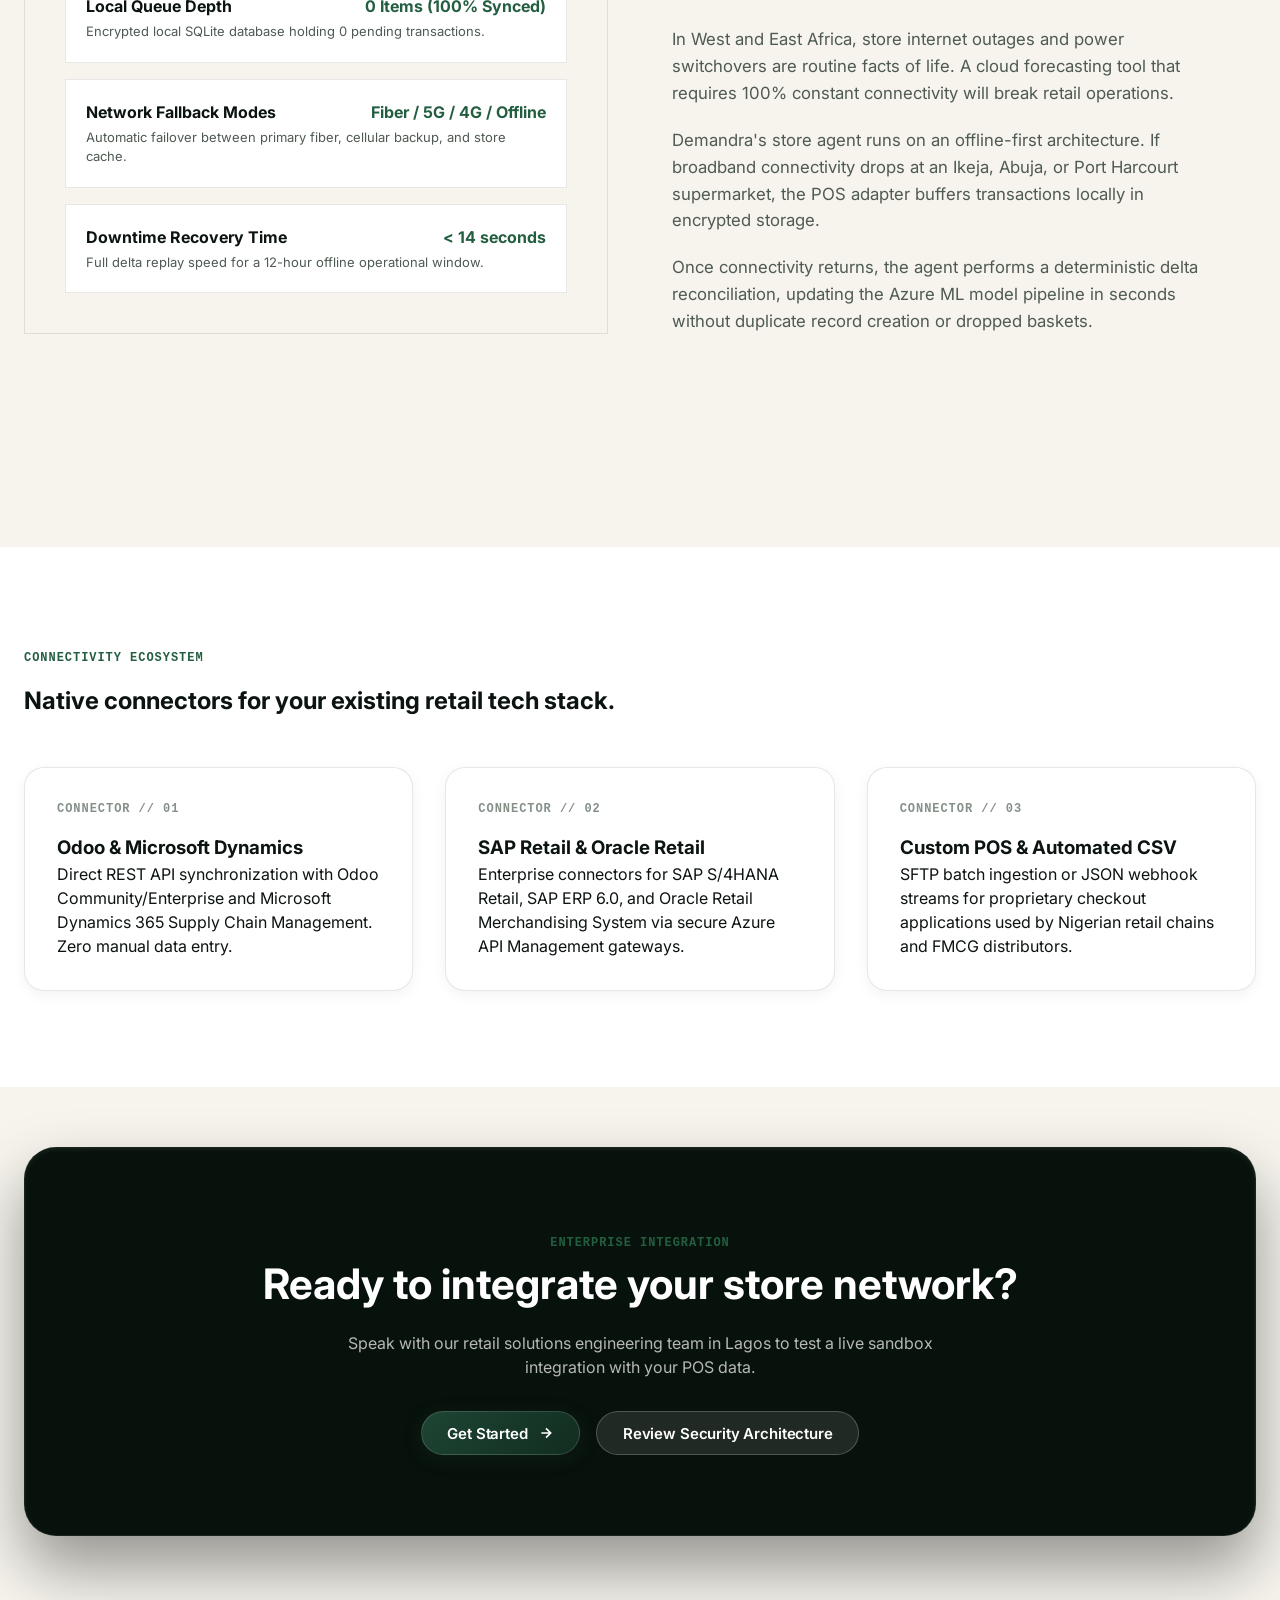
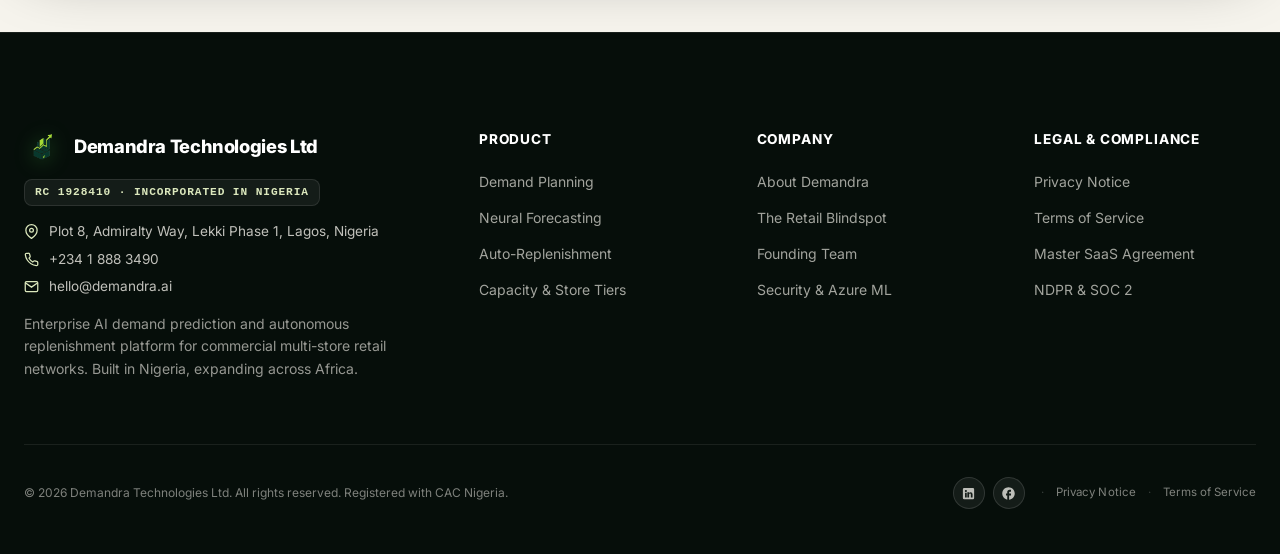
<file: technology.html>
<!doctype html>
<html lang="en">
<head>
  <meta charset="utf-8" />
  <meta name="viewport" content="width=device-width, initial-scale=1" />
  <title>Technology &amp; Azure Cloud Architecture — Demandra</title>
  <meta name="description" content="Explore Demandra's enterprise demand prediction architecture: Azure Machine Learning, Blob CMK encryption, Event Hubs ingestion, and offline-first POS sync." />
  <meta name="keywords" content="Azure Machine Learning retail, demand forecasting architecture, POS stream ingestion, retail tech Africa" />
  <link rel="preconnect" href="https://fonts.googleapis.com" />
  <link rel="preconnect" href="https://fonts.gstatic.com" crossorigin />
  <link href="https://fonts.googleapis.com/css2?family=Inter:wght@400;500;600;700;800&display=swap" rel="stylesheet" />
  <link rel="stylesheet" href="assets/styles.css" />
  <link rel="icon" type="image/png" href="assets/logo-mark.png">
</head>
<body>
  <a href="#mainContent" class="skip-link">Skip to main content</a>

    <!-- Header -->
  <header class="site-nav-wrapper" id="siteNavWrapper">
    <div class="nav-pill-container">
      <a href="index.html" class="nav-brand-symbol" aria-label="Demandra Home">
        <img src="assets/img/logo-dark.svg" alt="Demandra Symbol" height="32" width="130" style="object-fit: contain;">
      </a>

      <!-- Spacious Primary Navigation Links (Per PRD Section 5) -->
      <nav class="nav-links" aria-label="Primary Navigation">
        <a href="solution.html" class="nav-link">Planning</a>
        <a href="technology.html" class="nav-link">Technology</a>
        <a href="pricing.html" class="nav-link">Pricing</a>
        <a href="about.html" class="nav-link">Company</a>
      </nav>

      <!-- Nav Actions -->
      <div class="nav-actions">
        <a href="login.html" class="btn-nav-signin">Sign In</a>
        <button type="button" class="btn-primary btn-nav-cta" data-open-modal>
          Get Started
          <svg viewBox="0 0 24 24" fill="none" stroke="currentColor" stroke-width="2.5"><path d="M5 12h14M12 5l7 7-7 7"/></svg>
        </button>
        
        <!-- Mobile Toggle -->
        <button class="mobile-toggle" id="mobileToggle" aria-label="Toggle menu" aria-expanded="false">
          <svg width="24" height="24" viewBox="0 0 24 24" fill="none" stroke="currentColor" stroke-width="2" stroke-linecap="round" stroke-linejoin="round">
            <line x1="3" y1="12" x2="21" y2="12"></line>
            <line x1="3" y1="6" x2="21" y2="6"></line>
            <line x1="3" y1="18" x2="21" y2="18"></line>
          </svg>
        </button>
      </div>
    </div>
  </header>

  <!-- Mobile Drawer -->
  <div class="nav-drawer" id="navDrawer">
    <a href="solution.html" class="drawer-link">Planning</a>
    <a href="technology.html" class="drawer-link">Technology</a>
    <a href="pricing.html" class="drawer-link">Pricing</a>
    <a href="about.html" class="drawer-link">Company</a>
    <a href="login.html" class="drawer-link">Retail Ops Portal</a>
    <button type="button" class="btn-primary" style="width: 100%; margin-top: 1rem;" data-open-modal>
      Get Started
      <svg viewBox="0 0 24 24" fill="none" stroke="currentColor" stroke-width="2.5"><path d="M5 12h14M12 5l7 7-7 7"/></svg>
    </button>
  </div>

  <main id="mainContent">
    <!-- Hero -->
    <section class="page-hero">
      <div class="container">
        <div class="page-hero-inner">
          <div class="breadcrumbs">
            <a href="index.html">Demandra</a>
            <span>/</span>
            <span>Technology &amp; Architecture</span>
          </div>
          <h1 class="page-title">
            Enterprise cloud architecture built on Microsoft Azure.
          </h1>
          <p class="page-lead">
            Demandra couples real-time POS event streaming with Azure Machine Learning time-series neural networks — delivering bank-grade encryption and offline-first store edge durability.
          </p>
        </div>
      </div>
    </section>

    <!-- Architecture Layers Deep Dive -->
    <section class="inner-section">
      <div class="container">
        <div class="detail-grid">
          <div class="detail-content">
            <div class="eyebrow-tag">DATA PIPELINE ARCHITECTURE</div>
            <h2>From cash register swipe to predictive replenishment dispatch.</h2>
            <p>
              Retail forecasting fails when systems run on day-old batch uploads. Demandra operates an event-driven ingestion engine capable of processing millions of SKU transactions across thousands of checkout terminals simultaneously.
            </p>
            <p>
              Each receipt transaction is encrypted with TLS 1.3 at the store edge and routed through Azure Event Hubs into tenant-isolated Azure Data Lake storage. Machine learning models continuously compute velocity anomalies, local promotions, and supplier lead-time changes.
            </p>
            <ul class="spec-list">
              <li class="spec-item">
                <span class="spec-item-name">Streaming Ingestion Engine</span>
                <span class="spec-item-val">Azure Event Hubs (Kafka-compatible)</span>
              </li>
              <li class="spec-item">
                <span class="spec-item-name">Storage Isolation</span>
                <span class="spec-item-val">Azure Blob Storage with CMK</span>
              </li>
              <li class="spec-item">
                <span class="spec-item-name">AI Time-Series Framework</span>
                <span class="spec-item-val">Azure ML (TFT &amp; Prophet Ensembles)</span>
              </li>
              <li class="spec-item">
                <span class="spec-item-name">Identity &amp; RBAC</span>
                <span class="spec-item-val">Microsoft Entra ID (Azure AD)</span>
              </li>
            </ul>
          </div>

          <div style="background: var(--bg-surface); border: 1px solid var(--line-main); padding: 2.5rem;">
            <div style="font-size: 0.8125rem; font-weight: 700; color: var(--accent-leaf); margin-bottom: 1.5rem; text-transform: uppercase;">Technical Stack Architecture</div>
            <div style="display: flex; flex-direction: column; gap: 1.25rem; font-size: 0.875rem;">
              <div style="border-left: 3px solid var(--accent-leaf); padding-left: 1rem;">
                <div style="font-weight: 700; color: var(--text-ink); margin-bottom: 0.25rem;">Layer 1: Edge POS Adapters</div>
                <div style="color: var(--text-ink-muted);">Lightweight local services for Odoo, SAP Retail, Dynamics 365, and proprietary checkouts. Local SQLite buffer retains up to 72 hours of sales during fiber cuts.</div>
              </div>
              <div style="border-left: 3px solid var(--accent-clay); padding-left: 1rem;">
                <div style="font-weight: 700; color: var(--text-ink); margin-bottom: 0.25rem;">Layer 2: Event Hubs &amp; Stream Ingestion</div>
                <div style="color: var(--text-ink-muted);">Sub-second deduplication, schema validation, and basket tokenization. Strips customer PII while retaining anonymized product associations.</div>
              </div>
              <div style="border-left: 3px solid var(--accent-leaf-dark); padding-left: 1rem;">
                <div style="font-weight: 700; color: var(--text-ink); margin-bottom: 0.25rem;">Layer 3: Azure Machine Learning Ensembles</div>
                <div style="color: var(--text-ink-muted);">Temporal Fusion Transformers (TFT) evaluate seasonal shifts, payday patterns, holiday spikes, and rainfall impact on urban shopper footfall.</div>
              </div>
              <div style="border-left: 3px solid var(--text-ink); padding-left: 1rem;">
                <div style="font-weight: 700; color: var(--text-ink); margin-bottom: 0.25rem;">Layer 4: Automated Dispatch Triggers</div>
                <div style="color: var(--text-ink-muted);">Outputs ERP purchase orders, warehouse picklists, and inter-store balance manifests directly to central supply chain teams.</div>
              </div>
            </div>
          </div>
        </div>
      </div>
    </section>

    <!-- Edge Resilience Section -->
    <section class="inner-section alt-bg">
      <div class="container">
        <div class="detail-grid">
          <div style="order: 2;" class="detail-content">
            <div class="eyebrow-tag">OFFLINE-FIRST DURABILITY</div>
            <h2>Engineered for real African telecommunications realities.</h2>
            <p>
              In West and East Africa, store internet outages and power switchovers are routine facts of life. A cloud forecasting tool that requires 100% constant connectivity will break retail operations.
            </p>
            <p>
              Demandra's store agent runs on an offline-first architecture. If broadband connectivity drops at an Ikeja, Abuja, or Port Harcourt supermarket, the POS adapter buffers transactions locally in encrypted storage.
            </p>
            <p>
              Once connectivity returns, the agent performs a deterministic delta reconciliation, updating the Azure ML model pipeline in seconds without duplicate record creation or dropped baskets.
            </p>
          </div>
          <div style="order: 1; background: var(--bg-ivory); border: 1px solid var(--line-main); padding: 2.5rem;">
            <div style="font-size: 0.8125rem; font-weight: 700; color: var(--text-ink); margin-bottom: 1rem; text-transform: uppercase;">Edge Resilience Telemetry</div>
            <div style="display: flex; flex-direction: column; gap: 1rem;">
              <div style="background: var(--bg-surface); border: 1px solid var(--line-main); padding: 1.25rem;">
                <div style="display: flex; justify-content: space-between; font-weight: 700; color: var(--text-ink); margin-bottom: 0.25rem;">
                  <span>Local Queue Depth</span>
                  <span class="num-tabular" style="color: var(--accent-leaf);">0 Items (100% Synced)</span>
                </div>
                <div style="font-size: 0.8125rem; color: var(--text-ink-muted);">Encrypted local SQLite database holding 0 pending transactions.</div>
              </div>
              <div style="background: var(--bg-surface); border: 1px solid var(--line-main); padding: 1.25rem;">
                <div style="display: flex; justify-content: space-between; font-weight: 700; color: var(--text-ink); margin-bottom: 0.25rem;">
                  <span>Network Fallback Modes</span>
                  <span class="num-tabular" style="color: var(--accent-leaf);">Fiber / 5G / 4G / Offline</span>
                </div>
                <div style="font-size: 0.8125rem; color: var(--text-ink-muted);">Automatic failover between primary fiber, cellular backup, and store cache.</div>
              </div>
              <div style="background: var(--bg-surface); border: 1px solid var(--line-main); padding: 1.25rem;">
                <div style="display: flex; justify-content: space-between; font-weight: 700; color: var(--text-ink); margin-bottom: 0.25rem;">
                  <span>Downtime Recovery Time</span>
                  <span class="num-tabular" style="color: var(--accent-leaf);">&lt; 14 seconds</span>
                </div>
                <div style="font-size: 0.8125rem; color: var(--text-ink-muted);">Full delta replay speed for a 12-hour offline operational window.</div>
              </div>
            </div>
          </div>
        </div>
      </div>
    </section>

    <!-- Supported ERP & POS Systems Grid -->
    <section class="inner-section">
      <div class="container">
        <div style="max-width: 680px; margin-bottom: 3rem;">
          <div class="eyebrow-tag">CONNECTIVITY ECOSYSTEM</div>
          <h2 class="section-headline">Native connectors for your existing retail tech stack.</h2>
        </div>

        <div class="cards-triad">
          <div class="feature-card">
            <span class="feature-card-num">CONNECTOR // 01</span>
            <h3>Odoo &amp; Microsoft Dynamics</h3>
            <p>Direct REST API synchronization with Odoo Community/Enterprise and Microsoft Dynamics 365 Supply Chain Management. Zero manual data entry.</p>
          </div>
          <div class="feature-card">
            <span class="feature-card-num">CONNECTOR // 02</span>
            <h3>SAP Retail &amp; Oracle Retail</h3>
            <p>Enterprise connectors for SAP S/4HANA Retail, SAP ERP 6.0, and Oracle Retail Merchandising System via secure Azure API Management gateways.</p>
          </div>
          <div class="feature-card">
            <span class="feature-card-num">CONNECTOR // 03</span>
            <h3>Custom POS &amp; Automated CSV</h3>
            <p>SFTP batch ingestion or JSON webhook streams for proprietary checkout applications used by Nigerian retail chains and FMCG distributors.</p>
          </div>
        </div>
      </div>
    </section>

    <!-- Final CTA -->
    <section class="final-cta-block">
      <div class="container">
        <div class="final-cta-box">
          <div class="eyebrow-tag" style="margin-bottom: 0;">ENTERPRISE INTEGRATION</div>
          <h2 class="section-headline">Ready to integrate your store network?</h2>
          <p class="section-lead">
            Speak with our retail solutions engineering team in Lagos to test a live sandbox integration with your POS data.
          </p>
          <div style="display: flex; gap: 1rem; justify-content: center; margin-top: 1.5rem; flex-wrap: wrap;">
            <button type="button" class="btn-primary" data-open-modal>
              Get Started
              <svg viewBox="0 0 24 24" fill="none" stroke="currentColor" stroke-width="2.5"><path d="M5 12h14M12 5l7 7-7 7"/></svg>
            </button>
            <a href="security.html" class="btn-secondary">
              Review Security Architecture
            </a>
          </div>
        </div>
      </div>
    </section>
  </main>

  <!-- Footer -->
  <footer class="site-footer">
    <div class="container">
      <div class="footer-columns-grid">
        <!-- Corporate Info with Address, Phone, and Email Placed Cleanly Under Company Name -->
        <div>
          <div class="footer-brand-header">
            <a href="index.html" class="nav-brand-symbol" aria-label="Demandra Home">
        <img src="assets/img/demandra-symbol@2x.png" alt="Demandra" class="brand-symbol-img" width="36" height="36" />
      </a>
            <span class="footer-brand-title">Demandra Technologies Ltd</span>
          </div>

          <!-- CAC / Registration -->
          <div class="footer-corp-meta">
            <span class="footer-registration-pill">RC 1928410 · INCORPORATED IN NIGERIA</span>
          </div>

          <!-- ADDRESS AND PHONE PLACED DIRECTLY UNDER COMPANY NAME -->
          <div class="footer-contact-details">
            <div class="footer-contact-item">
              <svg width="15" height="15" viewBox="0 0 24 24" fill="none" stroke="currentColor" stroke-width="2"><path d="M21 10c0 7-9 13-9 13s-9-6-9-13a9 9 0 0 1 18 0z"></path><circle cx="12" cy="10" r="3"></circle></svg>
              <span>Plot 8, Admiralty Way, Lekki Phase 1, Lagos, Nigeria</span>
            </div>
            <div class="footer-contact-item">
              <svg width="15" height="15" viewBox="0 0 24 24" fill="none" stroke="currentColor" stroke-width="2"><path d="M22 16.92v3a2 2 0 0 1-2.18 2 19.79 19.79 0 0 1-8.63-3.07 19.5 19.5 0 0 1-6-6 19.79 19.79 0 0 1-3.07-8.67A2 2 0 0 1 4.11 2h3a2 2 0 0 1 2 1.72 12.84 12.84 0 0 0 .7 2.81 2 2 0 0 1-.45 2.11L8.09 9.91a16 16 0 0 0 6 6l1.27-1.27a2 2 0 0 1 2.11-.45 12.84 12.84 0 0 0 2.81.7A2 2 0 0 1 22 16.92z"></path></svg>
              <span>+234 1 888 3490</span>
            </div>
            <div class="footer-contact-item">
              <svg width="15" height="15" viewBox="0 0 24 24" fill="none" stroke="currentColor" stroke-width="2"><path d="M4 4h16c1.1 0 2 .9 2 2v12c0 1.1-.9 2-2 2H4c-1.1 0-2-.9-2-2V6c0-1.1.9-2 2-2z"></path><polyline points="22,6 12,13 2,6"></polyline></svg>
              <span>hello@demandra.ai</span>
            </div>
          </div>

          <p class="footer-mission">
            Enterprise AI demand prediction and autonomous replenishment platform for commercial multi-store retail networks. Built in Nigeria, expanding across Africa.
          </p>
        </div>

        <!-- Product Group -->
        <div>
          <h4 class="footer-col-head">Product</h4>
          <ul class="footer-links-list">
            <li><a href="solution.html">Demand Planning</a></li>
            <li><a href="#neural-engine">Neural Forecasting</a></li>
            <li><a href="solution.html#replenishment">Auto-Replenishment</a></li>
            <li><a href="pricing.html">Capacity &amp; Store Tiers</a></li>
          </ul>
        </div>

        <!-- Company Group -->
        <div>
          <h4 class="footer-col-head">Company</h4>
          <ul class="footer-links-list">
            <li><a href="about.html">About Demandra</a></li>
            <li><a href="#blindspot">The Retail Blindspot</a></li>
            <li><a href="#team">Founding Team</a></li>
            <li><a href="security.html">Security &amp; Azure ML</a></li>
          </ul>
        </div>

        <!-- Legal Group -->
        <div>
          <h4 class="footer-col-head">Legal &amp; Compliance</h4>
          <ul class="footer-links-list">
            <li><a href="privacy.html">Privacy Notice</a></li>
            <li><a href="terms.html">Terms of Service</a></li>
            <li><a href="legal.html">Master SaaS Agreement</a></li>
            <li><a href="security.html#compliance">NDPR &amp; SOC 2</a></li>
          </ul>
        </div>
      </div>

      <div class="footer-bottom-bar">
        <div class="footer-copyright">
          © 2026 Demandra Technologies Ltd. All rights reserved. Registered with CAC Nigeria.
        </div>
        <div class="footer-bottom-links">
          <div class="footer-social-icons">
            <a href="https://linkedin.com" target="_blank" rel="noopener" class="footer-social-btn" aria-label="Demandra on LinkedIn" title="LinkedIn">
              <svg width="15" height="15" viewBox="0 0 24 24" fill="currentColor"><path d="M19 3a2 2 0 0 1 2 2v14a2 2 0 0 1-2 2H5a2 2 0 0 1-2-2V5a2 2 0 0 1 2-2h14m-.5 15.5v-5.3a3.26 3.26 0 0 0-3.26-3.26c-.85 0-1.84.52-2.28 1.3v-1.11h-2.79v8.37h2.79v-4.93c0-.77.62-1.4 1.39-1.4a1.4 1.4 0 0 1 1.4 1.4v4.93h2.75M6.46 10.9v7.6H9.2v-7.6H6.46M7.83 6.25c-.9 0-1.63.73-1.63 1.63s.73 1.63 1.63 1.63 1.63-.73 1.63-1.63-.73-1.63-1.63-1.63Z"/></svg>
            </a>
            <a href="https://facebook.com" target="_blank" rel="noopener" class="footer-social-btn" aria-label="Demandra on Facebook" title="Facebook">
              <svg width="15" height="15" viewBox="0 0 24 24" fill="currentColor"><path d="M22 12c0-5.52-4.48-10-10-10S2 6.48 2 12c0 4.84 3.44 8.87 8 9.8V15H8v-3h2V9.5C10 7.57 11.57 6 13.5 6H16v3h-2c-.55 0-1 .45-1 1v2h3v3h-3v6.95c5.05-.5 9-4.76 9-9.95Z"/></svg>
            </a>
          </div>
          <span class="footer-legal-sep">·</span>
          <a href="privacy.html" class="footer-legal-link">Privacy Notice</a>
          <span class="footer-legal-sep">·</span>
          <a href="terms.html" class="footer-legal-link">Terms of Service</a>
        </div>
      </div>
    </div>
  </footer>

  <!-- Enterprise Modal -->
  <div class="modal-backdrop" id="demoModal" role="dialog" aria-modal="true" aria-labelledby="modalHeading">
    <div class="modal-dialog">
      <div class="modal-head">
        <div>
          <h3 id="modalHeading" style="margin: 0; font-size: 1.15rem;">Get Started with Demandra</h3>
          <p style="font-size: 0.78125rem; color: var(--text-ink-muted); margin-top: 0.2rem;">Enterprise Retail Demand Intelligence Platform</p>
        </div>
        <button type="button" class="modal-close" data-close-modal aria-label="Close modal">
          <svg width="16" height="16" viewBox="0 0 24 24" fill="none" stroke="currentColor" stroke-width="2.5"><line x1="18" y1="6" x2="6" y2="18"></line><line x1="6" y1="6" x2="18" y2="18"></line></svg>
        </button>
      </div>

      <div class="modal-body">
        <div id="modalFormView">
          <div class="sso-group">
            <button type="button" class="btn-sso" id="btnSsoEntra">
              <svg viewBox="0 0 21 21" fill="none">
                <path fill="#f25022" d="M1 1h9v9H1z"/>
                <path fill="#00a4ef" d="M1 11h9v9H1z"/>
                <path fill="#7fba00" d="M11 1h9v9h-9z"/>
                <path fill="#ffb900" d="M11 11h9v9h-9z"/>
              </svg>
              Continue with Microsoft Entra ID
            </button>
            <button type="button" class="btn-sso" id="btnSsoGoogle">
              <svg viewBox="0 0 24 24">
                <path fill="#4285F4" d="M22.5 12.2c0-.7-.1-1.4-.2-2H12v3.8h5.9a5 5 0 01-2.2 3.3v2.7h3.5c2-1.9 3.3-4.7 3.3-7.8z"/>
                <path fill="#34A853" d="M12 23c3 0 5.5-1 7.3-2.7l-3.5-2.7c-1 .7-2.3 1.1-3.8 1.1-2.9 0-5.3-2-6.2-4.6H2.2v2.8A11 11 0 0012 23z"/>
                <path fill="#FBBC05" d="M5.8 14.1a6.6 6.6 0 010-4.2V7.1H2.2a11 11 0 000 9.8z"/>
                <path fill="#EA4335" d="M12 5.4c1.6 0 3 .6 4.2 1.6l3.1-3.1A11 11 0 002.2 7.1l3.6 2.8C6.7 7.3 9.1 5.4 12 5.4z"/>
              </svg>
              Continue with Google Workspace
            </button>
          </div>

          <div class="modal-divider">
            <span>or create workspace with work email</span>
          </div>

          <form class="modal-form" id="demoForm">
            <div class="form-group">
              <label class="form-label" for="workEmail">Corporate Work Email</label>
              <input type="email" class="form-input" id="workEmail" placeholder="inventory.head@retailchain.ng" required />
            </div>

            <div class="form-group">
              <label class="form-label" for="storeCount">Retail Store Network Size</label>
              <select class="form-input" id="storeCount">
                <option value="1-5">1 – 5 Stores (Regional Trial)</option>
                <option value="6-20">6 – 20 Stores (Growing Chain)</option>
                <option value="21-50" selected>21 – 50 Stores (Commercial Retailer)</option>
                <option value="50+">50+ Stores / FMCG Wholesale Distributor</option>
              </select>
            </div>

            <div class="form-group">
              <label class="form-label" for="modalPassword">Workspace Password</label>
              <div class="password-input-wrap">
                <input type="password" class="form-input" id="modalPassword" placeholder="Minimum 8 characters" required />
                <button type="button" class="password-toggle-btn" id="passwordToggle" aria-label="Toggle password visibility">
                  <svg width="18" height="18" viewBox="0 0 24 24" fill="none" stroke="currentColor" stroke-width="2"><path d="M1 12s4-8 11-8 11 8 11 8-4 8-11 8-11-8-11-8z"></path><circle cx="12" cy="12" r="3"></circle></svg>
                </button>
              </div>
              <div class="strength-meter-wrap" id="strengthMeter">
                <div class="strength-meter-bars">
                  <div class="strength-segment"></div>
                  <div class="strength-segment"></div>
                  <div class="strength-segment"></div>
                  <div class="strength-segment"></div>
                </div>
                <div class="strength-label">
                  <span id="strengthText">Password security rating</span>
                  <span style="color: var(--text-ink-faint);">Min 8 chars</span>
                </div>
              </div>
            </div>

            <div style="font-size: 0.75rem; color: var(--text-ink-muted); margin-top: 0.25rem;">
              By continuing, you agree to Demandra's <a href="terms.html" style="color: var(--accent-leaf); text-decoration: underline;">Terms of Service</a> and <a href="privacy.html" style="color: var(--accent-leaf); text-decoration: underline;">Privacy Policy</a>.
            </div>

            <button type="submit" class="btn-primary" style="width: 100%; justify-content: center; margin-top: 0.5rem;">
              Get Started
              <svg viewBox="0 0 24 24" fill="none" stroke="currentColor" stroke-width="2.5"><path d="M5 12h14M12 5l7 7-7 7"/></svg>
            </button>
          </form>
        </div>

        <div id="modalProvisionView" style="display: none; padding: 0.5rem 0;">
          <div style="text-align: center; margin-bottom: 1.25rem;">
            <div class="provision-spinner" style="width: 28px; height: 28px; margin: 0 auto 0.75rem; border-width: 3px;"></div>
            <h4 style="font-size: 1.1rem; font-weight: 700; color: var(--text-ink);">Provisioning Isolated Retail Sandbox</h4>
            <p style="font-size: 0.8125rem; color: var(--text-ink-muted);">Allocating dedicated Azure resources and initial model checkpoints...</p>
          </div>

          <ul class="provision-list">
            <li class="provision-item is-active" id="provStep1">
              <span class="provision-icon"><div class="provision-spinner"></div></span>
              <span>Verifying enterprise work domain &amp; Entra ID directory</span>
            </li>
            <li class="provision-item" id="provStep2">
              <span class="provision-icon"><svg width="14" height="14" viewBox="0 0 24 24" fill="none" stroke="currentColor" stroke-width="2"><circle cx="12" cy="12" r="10"></circle></svg></span>
              <span>Allocating Azure Blob Customer-Managed Key isolation</span>
            </li>
            <li class="provision-item" id="provStep3">
              <span class="provision-icon"><svg width="14" height="14" viewBox="0 0 24 24" fill="none" stroke="currentColor" stroke-width="2"><circle cx="12" cy="12" r="10"></circle></svg></span>
              <span>Compiling baseline time-series replenishment models</span>
            </li>
          </ul>
        </div>

        <div id="modalSuccessView" style="display: none; text-align: center; padding: 1.25rem 0;">
          <div style="width: 48px; height: 48px; border-radius: 50%; background: var(--accent-leaf-subtle); color: var(--accent-leaf); display: flex; align-items: center; justify-content: center; margin: 0 auto 1rem;">
            <svg width="24" height="24" viewBox="0 0 24 24" fill="none" stroke="currentColor" stroke-width="3"><polyline points="20 6 9 17 4 12"></polyline></svg>
          </div>
          <h4 style="font-size: 1.25rem; font-weight: 700; color: var(--text-ink); margin-bottom: 0.5rem;">Retail Workspace Ready</h4>
          <p style="font-size: 0.875rem; color: var(--text-ink-muted); line-height: 1.55;">
            An enterprise sandbox has been provisioned for <strong id="confirmedEmail" style="color: var(--text-ink);">retail@chain.ng</strong>. Your activation link and API keys have been dispatched.
          </p>
          <div style="margin-top: 1.5rem; display: flex; flex-direction: column; gap: 0.625rem;">
            <a href="login.html" class="btn-primary" style="width: 100%; justify-content: center;">
              Launch Retail Ops Console
              <svg viewBox="0 0 24 24" fill="none" stroke="currentColor" stroke-width="2.5"><path d="M5 12h14M12 5l7 7-7 7"/></svg>
            </a>
            <button type="button" class="btn-secondary" data-close-modal style="width: 100%; justify-content: center;">
              Close Window
            </button>
          </div>
        </div>
      </div>
    </div>
  </div>

  <script src="assets/app.js"></script>
</body>
</html>
</file>
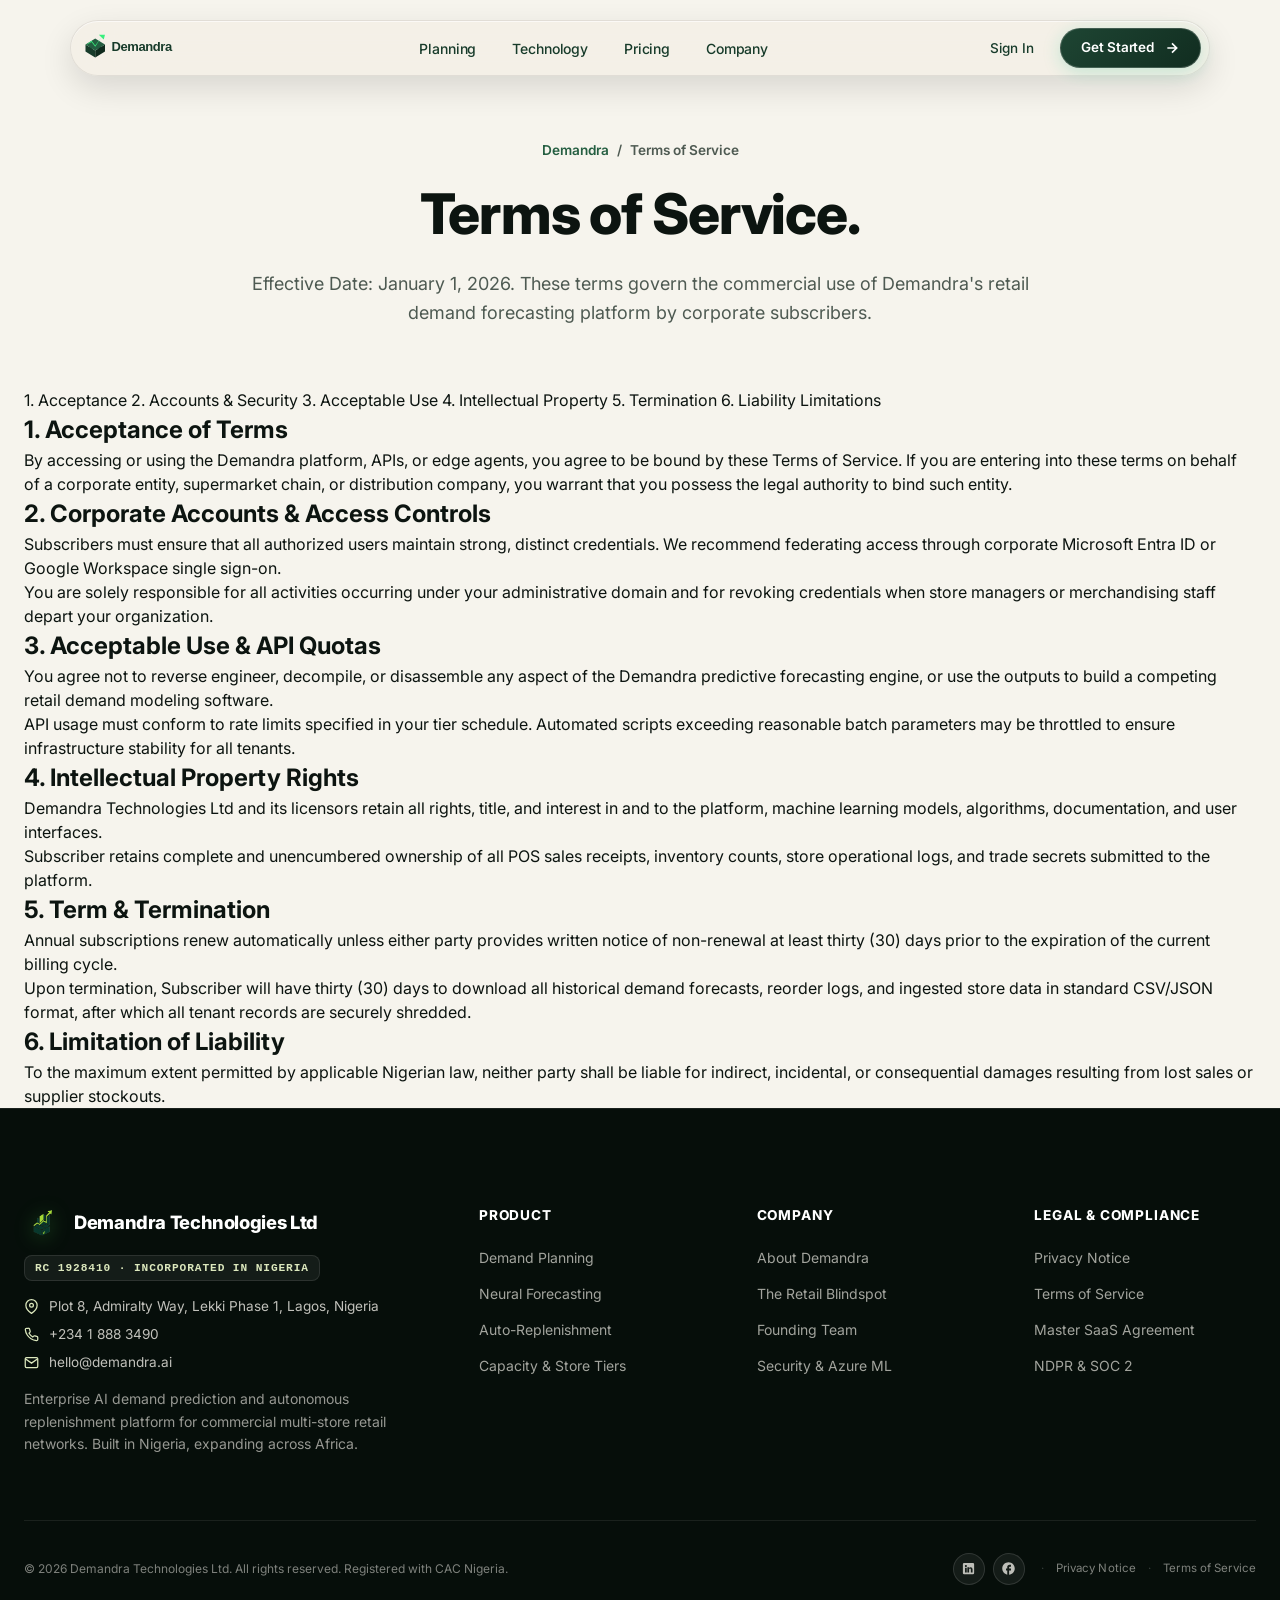
<file: terms.html>
<!doctype html>
<html lang="en">
<head>
  <meta charset="utf-8" />
  <meta name="viewport" content="width=device-width, initial-scale=1" />
  <title>Terms of Service — Demandra</title>
  <meta name="description" content="Terms of service governing the access and use of the Demandra retail demand intelligence platform." />
  <link rel="preconnect" href="https://fonts.googleapis.com" />
  <link rel="preconnect" href="https://fonts.gstatic.com" crossorigin />
  <link href="https://fonts.googleapis.com/css2?family=Inter:wght@400;500;600;700;800&display=swap" rel="stylesheet" />
  <link rel="stylesheet" href="assets/styles.css" />
  <link rel="icon" type="image/png" href="assets/logo-mark.png">
</head>
<body>
  <a href="#mainContent" class="skip-link">Skip to main content</a>

    <!-- Header -->
  <header class="site-nav-wrapper" id="siteNavWrapper">
    <div class="nav-pill-container">
      <a href="index.html" class="nav-brand-symbol" aria-label="Demandra Home">
        <img src="assets/img/logo-dark.svg" alt="Demandra Symbol" height="32" width="130" style="object-fit: contain;">
      </a>

      <!-- Spacious Primary Navigation Links (Per PRD Section 5) -->
      <nav class="nav-links" aria-label="Primary Navigation">
        <a href="solution.html" class="nav-link">Planning</a>
        <a href="technology.html" class="nav-link">Technology</a>
        <a href="pricing.html" class="nav-link">Pricing</a>
        <a href="about.html" class="nav-link">Company</a>
      </nav>

      <!-- Nav Actions -->
      <div class="nav-actions">
        <a href="login.html" class="btn-nav-signin">Sign In</a>
        <button type="button" class="btn-primary btn-nav-cta" data-open-modal>
          Get Started
          <svg viewBox="0 0 24 24" fill="none" stroke="currentColor" stroke-width="2.5"><path d="M5 12h14M12 5l7 7-7 7"/></svg>
        </button>
        
        <!-- Mobile Toggle -->
        <button class="mobile-toggle" id="mobileToggle" aria-label="Toggle menu" aria-expanded="false">
          <svg width="24" height="24" viewBox="0 0 24 24" fill="none" stroke="currentColor" stroke-width="2" stroke-linecap="round" stroke-linejoin="round">
            <line x1="3" y1="12" x2="21" y2="12"></line>
            <line x1="3" y1="6" x2="21" y2="6"></line>
            <line x1="3" y1="18" x2="21" y2="18"></line>
          </svg>
        </button>
      </div>
    </div>
  </header>

  <!-- Mobile Drawer -->
  <div class="nav-drawer" id="navDrawer">
    <a href="solution.html" class="drawer-link">Planning</a>
    <a href="technology.html" class="drawer-link">Technology</a>
    <a href="pricing.html" class="drawer-link">Pricing</a>
    <a href="about.html" class="drawer-link">Company</a>
    <a href="login.html" class="drawer-link">Retail Ops Portal</a>
    <button type="button" class="btn-primary" style="width: 100%; margin-top: 1rem;" data-open-modal>
      Get Started
      <svg viewBox="0 0 24 24" fill="none" stroke="currentColor" stroke-width="2.5"><path d="M5 12h14M12 5l7 7-7 7"/></svg>
    </button>
  </div>

  <main id="mainContent">
    <section class="page-hero">
      <div class="container">
        <div class="page-hero-inner">
          <div class="breadcrumbs">
            <a href="index.html">Demandra</a>
            <span>/</span>
            <span>Terms of Service</span>
          </div>
          <h1 class="page-title">
            Terms of Service.
          </h1>
          <p class="page-lead">
            Effective Date: January 1, 2026. These terms govern the commercial use of Demandra's retail demand forecasting platform by corporate subscribers.
          </p>
        </div>
      </div>
    </section>

    <section class="container">
      <div class="legal-layout">
        <aside class="legal-nav">
          <a href="#acceptance" class="legal-nav-link is-active">1. Acceptance</a>
          <a href="#accounts" class="legal-nav-link">2. Accounts &amp; Security</a>
          <a href="#usage" class="legal-nav-link">3. Acceptable Use</a>
          <a href="#proprietary" class="legal-nav-link">4. Intellectual Property</a>
          <a href="#termination" class="legal-nav-link">5. Termination</a>
          <a href="#liability" class="legal-nav-link">6. Liability Limitations</a>
        </aside>

        <article class="legal-body">
          <h2 id="acceptance">1. Acceptance of Terms</h2>
          <p>
            By accessing or using the Demandra platform, APIs, or edge agents, you agree to be bound by these Terms of Service. If you are entering into these terms on behalf of a corporate entity, supermarket chain, or distribution company, you warrant that you possess the legal authority to bind such entity.
          </p>

          <h2 id="accounts">2. Corporate Accounts &amp; Access Controls</h2>
          <p>
            Subscribers must ensure that all authorized users maintain strong, distinct credentials. We recommend federating access through corporate Microsoft Entra ID or Google Workspace single sign-on.
          </p>
          <p>
            You are solely responsible for all activities occurring under your administrative domain and for revoking credentials when store managers or merchandising staff depart your organization.
          </p>

          <h2 id="usage">3. Acceptable Use &amp; API Quotas</h2>
          <p>
            You agree not to reverse engineer, decompile, or disassemble any aspect of the Demandra predictive forecasting engine, or use the outputs to build a competing retail demand modeling software.
          </p>
          <p>
            API usage must conform to rate limits specified in your tier schedule. Automated scripts exceeding reasonable batch parameters may be throttled to ensure infrastructure stability for all tenants.
          </p>

          <h2 id="proprietary">4. Intellectual Property Rights</h2>
          <p>
            Demandra Technologies Ltd and its licensors retain all rights, title, and interest in and to the platform, machine learning models, algorithms, documentation, and user interfaces.
          </p>
          <p>
            Subscriber retains complete and unencumbered ownership of all POS sales receipts, inventory counts, store operational logs, and trade secrets submitted to the platform.
          </p>

          <h2 id="termination">5. Term &amp; Termination</h2>
          <p>
            Annual subscriptions renew automatically unless either party provides written notice of non-renewal at least thirty (30) days prior to the expiration of the current billing cycle.
          </p>
          <p>
            Upon termination, Subscriber will have thirty (30) days to download all historical demand forecasts, reorder logs, and ingested store data in standard CSV/JSON format, after which all tenant records are securely shredded.
          </p>

          <h2 id="liability">6. Limitation of Liability</h2>
          <p>
            To the maximum extent permitted by applicable Nigerian law, neither party shall be liable for indirect, incidental, or consequential damages resulting from lost sales or supplier stockouts.
          </p>
        </article>
      </div>
    </section>
  </main>

  <!-- Footer -->
  <footer class="site-footer">
    <div class="container">
      <div class="footer-columns-grid">
        <!-- Corporate Info with Address, Phone, and Email Placed Cleanly Under Company Name -->
        <div>
          <div class="footer-brand-header">
            <a href="index.html" class="nav-brand-symbol" aria-label="Demandra Home">
        <img src="assets/img/demandra-symbol@2x.png" alt="Demandra" class="brand-symbol-img" width="36" height="36" />
      </a>
            <span class="footer-brand-title">Demandra Technologies Ltd</span>
          </div>

          <!-- CAC / Registration -->
          <div class="footer-corp-meta">
            <span class="footer-registration-pill">RC 1928410 · INCORPORATED IN NIGERIA</span>
          </div>

          <!-- ADDRESS AND PHONE PLACED DIRECTLY UNDER COMPANY NAME -->
          <div class="footer-contact-details">
            <div class="footer-contact-item">
              <svg width="15" height="15" viewBox="0 0 24 24" fill="none" stroke="currentColor" stroke-width="2"><path d="M21 10c0 7-9 13-9 13s-9-6-9-13a9 9 0 0 1 18 0z"></path><circle cx="12" cy="10" r="3"></circle></svg>
              <span>Plot 8, Admiralty Way, Lekki Phase 1, Lagos, Nigeria</span>
            </div>
            <div class="footer-contact-item">
              <svg width="15" height="15" viewBox="0 0 24 24" fill="none" stroke="currentColor" stroke-width="2"><path d="M22 16.92v3a2 2 0 0 1-2.18 2 19.79 19.79 0 0 1-8.63-3.07 19.5 19.5 0 0 1-6-6 19.79 19.79 0 0 1-3.07-8.67A2 2 0 0 1 4.11 2h3a2 2 0 0 1 2 1.72 12.84 12.84 0 0 0 .7 2.81 2 2 0 0 1-.45 2.11L8.09 9.91a16 16 0 0 0 6 6l1.27-1.27a2 2 0 0 1 2.11-.45 12.84 12.84 0 0 0 2.81.7A2 2 0 0 1 22 16.92z"></path></svg>
              <span>+234 1 888 3490</span>
            </div>
            <div class="footer-contact-item">
              <svg width="15" height="15" viewBox="0 0 24 24" fill="none" stroke="currentColor" stroke-width="2"><path d="M4 4h16c1.1 0 2 .9 2 2v12c0 1.1-.9 2-2 2H4c-1.1 0-2-.9-2-2V6c0-1.1.9-2 2-2z"></path><polyline points="22,6 12,13 2,6"></polyline></svg>
              <span>hello@demandra.ai</span>
            </div>
          </div>

          <p class="footer-mission">
            Enterprise AI demand prediction and autonomous replenishment platform for commercial multi-store retail networks. Built in Nigeria, expanding across Africa.
          </p>
        </div>

        <!-- Product Group -->
        <div>
          <h4 class="footer-col-head">Product</h4>
          <ul class="footer-links-list">
            <li><a href="solution.html">Demand Planning</a></li>
            <li><a href="#neural-engine">Neural Forecasting</a></li>
            <li><a href="solution.html#replenishment">Auto-Replenishment</a></li>
            <li><a href="pricing.html">Capacity &amp; Store Tiers</a></li>
          </ul>
        </div>

        <!-- Company Group -->
        <div>
          <h4 class="footer-col-head">Company</h4>
          <ul class="footer-links-list">
            <li><a href="about.html">About Demandra</a></li>
            <li><a href="#blindspot">The Retail Blindspot</a></li>
            <li><a href="#team">Founding Team</a></li>
            <li><a href="security.html">Security &amp; Azure ML</a></li>
          </ul>
        </div>

        <!-- Legal Group -->
        <div>
          <h4 class="footer-col-head">Legal &amp; Compliance</h4>
          <ul class="footer-links-list">
            <li><a href="privacy.html">Privacy Notice</a></li>
            <li><a href="terms.html">Terms of Service</a></li>
            <li><a href="legal.html">Master SaaS Agreement</a></li>
            <li><a href="security.html#compliance">NDPR &amp; SOC 2</a></li>
          </ul>
        </div>
      </div>

      <div class="footer-bottom-bar">
        <div class="footer-copyright">
          © 2026 Demandra Technologies Ltd. All rights reserved. Registered with CAC Nigeria.
        </div>
        <div class="footer-bottom-links">
          <div class="footer-social-icons">
            <a href="https://linkedin.com" target="_blank" rel="noopener" class="footer-social-btn" aria-label="Demandra on LinkedIn" title="LinkedIn">
              <svg width="15" height="15" viewBox="0 0 24 24" fill="currentColor"><path d="M19 3a2 2 0 0 1 2 2v14a2 2 0 0 1-2 2H5a2 2 0 0 1-2-2V5a2 2 0 0 1 2-2h14m-.5 15.5v-5.3a3.26 3.26 0 0 0-3.26-3.26c-.85 0-1.84.52-2.28 1.3v-1.11h-2.79v8.37h2.79v-4.93c0-.77.62-1.4 1.39-1.4a1.4 1.4 0 0 1 1.4 1.4v4.93h2.75M6.46 10.9v7.6H9.2v-7.6H6.46M7.83 6.25c-.9 0-1.63.73-1.63 1.63s.73 1.63 1.63 1.63 1.63-.73 1.63-1.63-.73-1.63-1.63-1.63Z"/></svg>
            </a>
            <a href="https://facebook.com" target="_blank" rel="noopener" class="footer-social-btn" aria-label="Demandra on Facebook" title="Facebook">
              <svg width="15" height="15" viewBox="0 0 24 24" fill="currentColor"><path d="M22 12c0-5.52-4.48-10-10-10S2 6.48 2 12c0 4.84 3.44 8.87 8 9.8V15H8v-3h2V9.5C10 7.57 11.57 6 13.5 6H16v3h-2c-.55 0-1 .45-1 1v2h3v3h-3v6.95c5.05-.5 9-4.76 9-9.95Z"/></svg>
            </a>
          </div>
          <span class="footer-legal-sep">·</span>
          <a href="privacy.html" class="footer-legal-link">Privacy Notice</a>
          <span class="footer-legal-sep">·</span>
          <a href="terms.html" class="footer-legal-link">Terms of Service</a>
        </div>
      </div>
    </div>
  </footer>

  <!-- Enterprise Modal -->
  <div class="modal-backdrop" id="demoModal" role="dialog" aria-modal="true" aria-labelledby="modalHeading">
    <div class="modal-dialog">
      <div class="modal-head">
        <div>
          <h3 id="modalHeading" style="margin: 0; font-size: 1.15rem;">Get Started with Demandra</h3>
          <p style="font-size: 0.78125rem; color: var(--text-ink-muted); margin-top: 0.2rem;">Enterprise Retail Demand Intelligence Platform</p>
        </div>
        <button type="button" class="modal-close" data-close-modal aria-label="Close modal">
          <svg width="16" height="16" viewBox="0 0 24 24" fill="none" stroke="currentColor" stroke-width="2.5"><line x1="18" y1="6" x2="6" y2="18"></line><line x1="6" y1="6" x2="18" y2="18"></line></svg>
        </button>
      </div>

      <div class="modal-body">
        <div id="modalFormView">
          <div class="sso-group">
            <button type="button" class="btn-sso" id="btnSsoEntra">
              <svg viewBox="0 0 21 21" fill="none">
                <path fill="#f25022" d="M1 1h9v9H1z"/>
                <path fill="#00a4ef" d="M1 11h9v9H1z"/>
                <path fill="#7fba00" d="M11 1h9v9h-9z"/>
                <path fill="#ffb900" d="M11 11h9v9h-9z"/>
              </svg>
              Continue with Microsoft Entra ID
            </button>
            <button type="button" class="btn-sso" id="btnSsoGoogle">
              <svg viewBox="0 0 24 24">
                <path fill="#4285F4" d="M22.5 12.2c0-.7-.1-1.4-.2-2H12v3.8h5.9a5 5 0 01-2.2 3.3v2.7h3.5c2-1.9 3.3-4.7 3.3-7.8z"/>
                <path fill="#34A853" d="M12 23c3 0 5.5-1 7.3-2.7l-3.5-2.7c-1 .7-2.3 1.1-3.8 1.1-2.9 0-5.3-2-6.2-4.6H2.2v2.8A11 11 0 0012 23z"/>
                <path fill="#FBBC05" d="M5.8 14.1a6.6 6.6 0 010-4.2V7.1H2.2a11 11 0 000 9.8z"/>
                <path fill="#EA4335" d="M12 5.4c1.6 0 3 .6 4.2 1.6l3.1-3.1A11 11 0 002.2 7.1l3.6 2.8C6.7 7.3 9.1 5.4 12 5.4z"/>
              </svg>
              Continue with Google Workspace
            </button>
          </div>

          <div class="modal-divider">
            <span>or create workspace with work email</span>
          </div>

          <form class="modal-form" id="demoForm">
            <div class="form-group">
              <label class="form-label" for="workEmail">Corporate Work Email</label>
              <input type="email" class="form-input" id="workEmail" placeholder="inventory.head@retailchain.ng" required />
            </div>

            <div class="form-group">
              <label class="form-label" for="storeCount">Retail Store Network Size</label>
              <select class="form-input" id="storeCount">
                <option value="1-5">1 – 5 Stores (Regional Trial)</option>
                <option value="6-20">6 – 20 Stores (Growing Chain)</option>
                <option value="21-50" selected>21 – 50 Stores (Commercial Retailer)</option>
                <option value="50+">50+ Stores / FMCG Wholesale Distributor</option>
              </select>
            </div>

            <div class="form-group">
              <label class="form-label" for="modalPassword">Workspace Password</label>
              <div class="password-input-wrap">
                <input type="password" class="form-input" id="modalPassword" placeholder="Minimum 8 characters" required />
                <button type="button" class="password-toggle-btn" id="passwordToggle" aria-label="Toggle password visibility">
                  <svg width="18" height="18" viewBox="0 0 24 24" fill="none" stroke="currentColor" stroke-width="2"><path d="M1 12s4-8 11-8 11 8 11 8-4 8-11 8-11-8-11-8z"></path><circle cx="12" cy="12" r="3"></circle></svg>
                </button>
              </div>
              <div class="strength-meter-wrap" id="strengthMeter">
                <div class="strength-meter-bars">
                  <div class="strength-segment"></div>
                  <div class="strength-segment"></div>
                  <div class="strength-segment"></div>
                  <div class="strength-segment"></div>
                </div>
                <div class="strength-label">
                  <span id="strengthText">Password security rating</span>
                  <span style="color: var(--text-ink-faint);">Min 8 chars</span>
                </div>
              </div>
            </div>

            <div style="font-size: 0.75rem; color: var(--text-ink-muted); margin-top: 0.25rem;">
              By continuing, you agree to Demandra's <a href="terms.html" style="color: var(--accent-leaf); text-decoration: underline;">Terms of Service</a> and <a href="privacy.html" style="color: var(--accent-leaf); text-decoration: underline;">Privacy Policy</a>.
            </div>

            <button type="submit" class="btn-primary" style="width: 100%; justify-content: center; margin-top: 0.5rem;">
              Get Started
              <svg viewBox="0 0 24 24" fill="none" stroke="currentColor" stroke-width="2.5"><path d="M5 12h14M12 5l7 7-7 7"/></svg>
            </button>
          </form>
        </div>

        <div id="modalProvisionView" style="display: none; padding: 0.5rem 0;">
          <div style="text-align: center; margin-bottom: 1.25rem;">
            <div class="provision-spinner" style="width: 28px; height: 28px; margin: 0 auto 0.75rem; border-width: 3px;"></div>
            <h4 style="font-size: 1.1rem; font-weight: 700; color: var(--text-ink);">Provisioning Isolated Retail Sandbox</h4>
            <p style="font-size: 0.8125rem; color: var(--text-ink-muted);">Allocating dedicated Azure resources and initial model checkpoints...</p>
          </div>

          <ul class="provision-list">
            <li class="provision-item is-active" id="provStep1">
              <span class="provision-icon"><div class="provision-spinner"></div></span>
              <span>Verifying enterprise work domain &amp; Entra ID directory</span>
            </li>
            <li class="provision-item" id="provStep2">
              <span class="provision-icon"><svg width="14" height="14" viewBox="0 0 24 24" fill="none" stroke="currentColor" stroke-width="2"><circle cx="12" cy="12" r="10"></circle></svg></span>
              <span>Allocating Azure Blob Customer-Managed Key isolation</span>
            </li>
            <li class="provision-item" id="provStep3">
              <span class="provision-icon"><svg width="14" height="14" viewBox="0 0 24 24" fill="none" stroke="currentColor" stroke-width="2"><circle cx="12" cy="12" r="10"></circle></svg></span>
              <span>Compiling baseline time-series replenishment models</span>
            </li>
          </ul>
        </div>

        <div id="modalSuccessView" style="display: none; text-align: center; padding: 1.25rem 0;">
          <div style="width: 48px; height: 48px; border-radius: 50%; background: var(--accent-leaf-subtle); color: var(--accent-leaf); display: flex; align-items: center; justify-content: center; margin: 0 auto 1rem;">
            <svg width="24" height="24" viewBox="0 0 24 24" fill="none" stroke="currentColor" stroke-width="3"><polyline points="20 6 9 17 4 12"></polyline></svg>
          </div>
          <h4 style="font-size: 1.25rem; font-weight: 700; color: var(--text-ink); margin-bottom: 0.5rem;">Retail Workspace Ready</h4>
          <p style="font-size: 0.875rem; color: var(--text-ink-muted); line-height: 1.55;">
            An enterprise sandbox has been provisioned for <strong id="confirmedEmail" style="color: var(--text-ink);">retail@chain.ng</strong>. Your activation link and API keys have been dispatched.
          </p>
          <div style="margin-top: 1.5rem; display: flex; flex-direction: column; gap: 0.625rem;">
            <a href="login.html" class="btn-primary" style="width: 100%; justify-content: center;">
              Launch Retail Ops Console
              <svg viewBox="0 0 24 24" fill="none" stroke="currentColor" stroke-width="2.5"><path d="M5 12h14M12 5l7 7-7 7"/></svg>
            </a>
            <button type="button" class="btn-secondary" data-close-modal style="width: 100%; justify-content: center;">
              Close Window
            </button>
          </div>
        </div>
      </div>
    </div>
  </div>

  <script src="assets/app.js"></script>
</body>
</html>
</file>
<file: assets/styles.css>
/* ==========================================================================
   DEMANDRA — Enterprise AI Retail Demand & Planning Platform
   Visual Benchmarks: o9 Solutions (Enterprise Visual Hierarchy) + RELEX (Unified Value Chain Flow)
   Aesthetic: Premium Warm Ivory + Obsidian Forest + Acid Lime Accents
   ========================================================================== */

:root {
  /* Alias variables for legacy secondary pages */
  --green: var(--accent-emerald);
  --muted: var(--text-muted);
  --line: var(--border-light);
  --line-main: var(--border-light);
  --line-subtle: rgba(12, 20, 16, 0.05);
  --bg-ivory: var(--bg-primary);
  --text-ink: var(--text-main);
  --text-ink-muted: var(--text-muted);
  --text-ink-faint: var(--text-faint);
  --alert-red: var(--accent-coral);
  --accent-leaf: var(--accent-emerald);
  --accent-leaf-dark: var(--accent-forest);
  --accent-leaf-subtle: var(--accent-lime);
  --accent-clay: var(--accent-amber);
  --text-warm-white: var(--text-inverse);
  --text-on-dark: var(--text-inverse);
  --text-on-dark-muted: var(--text-inverse-muted);

  /* Color Palette */
  --bg-primary: #f6f4ed;
  --bg-surface: #ffffff;
  --bg-secondary: #ede9de;
  --bg-dark: #08120c;
  --bg-dark-surface: #0f1c14;
  --bg-dark-elevated: #16261c;
  
  --text-main: #0c1410;
  --text-muted: #4e5a52;
  --text-faint: #859188;
  --text-inverse: #f6f4ed;
  --text-inverse-muted: rgba(246, 244, 237, 0.72);
  
  --accent-forest: #173b2a;
  --accent-forest-hover: #0f2a1d;
  --accent-emerald: #245e41;
  --accent-lime: #dce8bd;
  --accent-neon: #38ef7d;
  --accent-amber: #f59e0b;
  --accent-coral: #e05244;
  
  --border-light: rgba(12, 20, 16, 0.10);
  --border-dark: rgba(255, 255, 255, 0.12);
  --border-glow: rgba(56, 239, 125, 0.35);
  
  --radius-xl: 28px;
  --radius-2xl: 32px;
  --radius-lg: 20px;
  --radius-md: 14px;
  --radius-sm: 8px;
  --radius-full: 9999px;
  
  --shadow-sm: 0 4px 14px rgba(8, 18, 12, 0.05);
  --shadow-md: 0 16px 36px rgba(8, 18, 12, 0.09);
  --shadow-lg: 0 28px 70px rgba(8, 18, 12, 0.14);
  --shadow-dark: 0 28px 80px rgba(0, 0, 0, 0.55);
}

/* Reset & Base */
* {
  box-sizing: border-box;
  margin: 0;
  padding: 0;
}

html {
  scroll-behavior: smooth;
  width: 100%;
  max-width: 100vw;
  overflow-x: hidden;
}

body {
  background-color: var(--bg-primary);
  color: var(--text-main);
  font-family: Inter, -apple-system, BlinkMacSystemFont, "Segoe UI", Roboto, sans-serif;
  line-height: 1.5;
  -webkit-font-smoothing: antialiased;
  -moz-osx-font-smoothing: grayscale;
  width: 100%;
  max-width: 100vw;
  overflow-x: hidden;
  position: relative;
}

/* Accessible Skip Link */
.skip-link {
  position: absolute;
  top: -100px;
  left: 2rem;
  background: var(--accent-forest);
  color: #ffffff;
  padding: 0.7rem 1.4rem;
  border-radius: var(--radius-sm);
  z-index: 9999;
  text-decoration: none;
  font-weight: 600;
  font-size: 0.875rem;
  box-shadow: var(--shadow-md);
  transition: top 0.2s ease;
}

.skip-link:focus {
  top: 1.5rem;
}

a {
  color: inherit;
  text-decoration: none;
}

img, video {
  max-width: 100%;
  height: auto;
  display: block;
}

button {
  font-family: inherit;
  cursor: pointer;
  border: none;
  outline: none;
  background: none;
}

.container {
  width: min(1280px, calc(100% - 48px));
  margin-left: auto;
  margin-right: auto;
}

/* Typography Helpers */
.mono-tag {
  display: inline-flex;
  align-items: center;
  gap: 8px;
  font-family: ui-monospace, SFMono-Regular, Menlo, Monaco, Consolas, monospace;
  font-size: 0.72rem;
  letter-spacing: 0.16em;
  text-transform: uppercase;
  font-weight: 700;
  color: var(--accent-emerald);
  margin-bottom: 12px;
}

.mono-tag::before {
  content: "";
  display: inline-block;
  width: 14px;
  height: 2px;
  background-color: currentColor;
}

.mono-tag-light {
  color: var(--accent-lime);
}

.mono-tag-light::before {
  background-color: var(--accent-lime);
}

/* Primary Button */
.btn-primary {
  display: inline-flex;
  align-items: center;
  justify-content: center;
  gap: 10px;
  background: linear-gradient(135deg, #1e4533 0%, #112d20 100%);
  color: #ffffff;
  padding: 0 1.6rem;
  height: 44px;
  box-sizing: border-box;
  line-height: 1;
  border-radius: var(--radius-full);
  font-size: 0.9375rem;
  font-weight: 600;
  letter-spacing: -0.01em;
  transition: all 0.2s cubic-bezier(0.16, 1, 0.3, 1);
  box-shadow: 0 4px 18px rgba(23, 59, 42, 0.25);
  border: 1px solid rgba(255, 255, 255, 0.15);
  cursor: pointer;
  text-decoration: none;
}

.btn-primary:hover {
  transform: translateY(-2px);
  box-shadow: 0 8px 24px rgba(23, 59, 42, 0.38);
  background: linear-gradient(135deg, #245e41 0%, #173b2a 100%);
}

.btn-primary svg {
  width: 16px;
  height: 16px;
  transition: transform 0.2s ease;
}

.btn-primary:hover svg {
  transform: translateX(3px);
}

/* Secondary Translucent Button */
.btn-secondary {
  display: inline-flex;
  align-items: center;
  justify-content: center;
  gap: 8px;
  background: rgba(255, 255, 255, 0.10);
  color: #ffffff;
  padding: 0 1.6rem;
  height: 44px;
  box-sizing: border-box;
  line-height: 1;
  border-radius: var(--radius-full);
  font-size: 0.9375rem;
  font-weight: 600;
  letter-spacing: -0.01em;
  border: 1px solid rgba(255, 255, 255, 0.22);
  backdrop-filter: blur(12px);
  -webkit-backdrop-filter: blur(12px);
  transition: all 0.2s ease;
  cursor: pointer;
  text-decoration: none;
}

.btn-secondary:hover {
  background: rgba(255, 255, 255, 0.18);
  border-color: rgba(255, 255, 255, 0.35);
  transform: translateY(-2px);
}

/* Locked Height Hero CTAs (Secondary NEVER taller than Primary) */
.btn-hero {
  height: 48px !important;
  min-height: 48px !important;
  max-height: 48px !important;
  box-sizing: border-box !important;
  line-height: 1 !important;
  padding: 0 1.8rem !important;
  font-size: 0.95rem !important;
}

.btn-secondary-dark {
    background: rgba(12, 20, 16, 0.03);
    color: var(--text-main);
    border: 1px solid var(--border-light);
    transition: all 0.3s ease;
}

.btn-secondary-dark:hover {
  background: rgba(12, 20, 16, 0.10);
  border-color: var(--border-light);
}

/* ==========================================================================
   1. FLOATING NAVIGATION BAR (Ultra-Sleek Pill Navbar)
   ========================================================================== */
.site-nav-wrapper {
  position: fixed;
  top: 20px;
  left: 0;
  right: 0;
  z-index: 1000;
  padding: 0 24px;
  pointer-events: none;
}

.nav-pill-container {
  pointer-events: auto;
  max-width: 1140px;
  margin: 0 auto;
  height: 56px;
  /* Concentric clearance: 8px right padding matching 8px top/bottom gap of 40px CTA button */
  padding: 0 8px 0 10px;
  display: flex;
  align-items: center;
  justify-content: space-between;
  border-radius: var(--radius-full);
  background: rgba(8, 18, 12, 0.84);
  backdrop-filter: blur(24px);
  -webkit-backdrop-filter: blur(24px);
  border: 1px solid rgba(255, 255, 255, 0.12);
  box-shadow: 0 16px 40px rgba(0, 0, 0, 0.50), inset 0 1px 0 rgba(255, 255, 255, 0.08);
  transition: all 0.3s cubic-bezier(0.16, 1, 0.3, 1);
}

/* Pure Geometric Symbol Logo (Extracted Demandra Mark) */
.nav-brand-symbol {
  display: inline-flex;
  align-items: center;
  justify-content: center;
  text-decoration: none;
  flex-shrink: 0;
  line-height: 0;
  padding: 0;
  margin: 0;
  transition: transform 0.2s cubic-bezier(0.16, 1, 0.3, 1), filter 0.2s ease;
}

.nav-brand-symbol:hover {
  transform: scale(1.08);
}

.brand-symbol-img {
  width: 36px;
  height: 36px;
  object-fit: contain;
  display: block;
  filter: drop-shadow(0 2px 10px rgba(72, 184, 67, 0.35));
}

.brand-svg-mark {
  width: 36px;
  height: 36px;
  display: block;
  filter: drop-shadow(0 2px 8px rgba(56, 239, 125, 0.25));
}

/* Spacious Primary Navigation Links (Per PRD Section 5) */
.nav-links {
  display: flex;
  align-items: center;
  gap: 36px;
}

.nav-link {
  font-size: 14px;
  font-weight: 500;
  color: rgba(246, 244, 237, 0.80);
  transition: color 0.15s ease, opacity 0.15s ease;
  position: relative;
  padding: 6px 0;
  text-decoration: none;
  letter-spacing: -0.01em;
}

.nav-link:hover {
  color: #ffffff;
}

.nav-link::after {
  content: "";
  position: absolute;
  bottom: 0;
  left: 50%;
  transform: translateX(-50%);
  width: 0;
  height: 2px;
  background-color: var(--accent-neon);
  border-radius: var(--radius-full);
  transition: width 0.2s ease;
}

.nav-link:hover::after {
  width: 100%;
}

/* Nav Actions - Perfectly Synchronized with Pill Container */
.nav-actions {
  display: flex;
  align-items: center;
  gap: 12px;
  margin: 0;
}

.btn-nav-signin {
  font-size: 13.5px;
  font-weight: 500;
  color: rgba(246, 244, 237, 0.80);
  padding: 6px 14px;
  border-radius: var(--radius-full);
  transition: all 0.15s ease;
  text-decoration: none;
}

.btn-nav-signin:hover {
  color: #ffffff;
  background: rgba(255, 255, 255, 0.08);
}

/* Pill CTA nested concentrically within the 56px navbar */
.btn-nav-cta {
  height: 40px;
  padding: 0 20px;
  font-size: 13.5px;
  font-weight: 600;
  letter-spacing: -0.01em;
  border-radius: var(--radius-full);
  background: linear-gradient(135deg, #1e4533 0%, #112d20 100%);
  border: 1px solid rgba(255, 255, 255, 0.18);
  box-shadow: 0 4px 18px rgba(16, 185, 129, 0.22);
}

.mobile-toggle {
  display: none;
  color: #ffffff;
  padding: 8px;
  background: transparent;
  border: none;
  cursor: pointer;
}

/* Mobile Drawer */
.nav-drawer {
  position: fixed;
  top: 88px;
  left: 20px;
  right: 20px;
  background: rgba(8, 18, 12, 0.96);
  backdrop-filter: blur(28px);
  -webkit-backdrop-filter: blur(28px);
  border: 1px solid rgba(255, 255, 255, 0.12);
  border-radius: var(--radius-lg);
  padding: 24px;
  display: none;
  flex-direction: column;
  gap: 14px;
  z-index: 999;
  box-shadow: var(--shadow-dark);
}

.nav-drawer.is-open {
  display: flex;
}

.drawer-link {
  font-size: 16px;
  font-weight: 600;
  color: #ffffff;
  padding: 10px 0;
  border-bottom: 1px solid rgba(255, 255, 255, 0.08);
  text-decoration: none;
}

/* ==========================================================================
   2. HERO STAGE — CINEMATIC FULL VIDEO BACKGROUND WITH LOW-OPACITY OVERLAY
   (Documentary video loop playing in background with readable typography)
   ========================================================================== */
.hero-stage {
  position: relative;
  min-height: 94vh;
  display: flex;
  flex-direction: column;
  align-items: center;
  justify-content: center;
  padding: 136px 24px 84px;
  background: #08120c;
  color: #ffffff;
  overflow: hidden;
}

/* Full Background Video Layer */
.hero-video-backdrop {
  position: absolute;
  inset: 0;
  width: 100%;
  height: 100%;
  z-index: 1;
  overflow: hidden;
  pointer-events: none;
}

.hero-bg-video {
  width: 100%;
  height: 100%;
  object-fit: cover;
  object-position: center 32%;
  filter: brightness(0.92) contrast(1.05);
}

/* Subtle Low-Opacity Overlay (ensures crisp readability while showing video movement) */
.hero-video-overlay {
  position: absolute;
  inset: 0;
  background: linear-gradient(
    180deg,
    rgba(8, 18, 12, 0.72) 0%,
    rgba(8, 18, 12, 0.52) 35%,
    rgba(8, 18, 12, 0.72) 80%,
    #08120c 100%
  );
  /* backdrop-filter removed for performance */
  -webkit-/* backdrop-filter removed for performance */
}

.hero-container {
  position: relative;
  z-index: 2;
  max-width: 1140px;
  margin: 0 auto;
  width: 100%;
}

/* Editorial Headline Block (Overlaid with Subtle Contrast & Shadow) */
.hero-editorial-center {
  max-width: 900px;
  margin: 0 auto;
  text-align: center;
  display: flex;
  flex-direction: column;
  align-items: center;
}

.hero-editorial-center h1 {
  font-size: clamp(38px, 5.6vw, 74px);
  line-height: 1.05;
  letter-spacing: -0.045em;
  font-weight: 850;
  color: #ffffff;
  margin: 16px 0 20px;
  text-shadow: 0 4px 30px rgba(0, 0, 0, 0.75);
}

.hero-subtext {
  font-size: clamp(16px, 1.35vw, 20px);
  line-height: 1.6;
  color: rgba(246, 244, 237, 0.88);
  max-width: 740px;
  margin: 0 auto 32px;
  font-weight: 400;
  text-shadow: 0 2px 18px rgba(0, 0, 0, 0.75);
}

.hero-cta-group {
  display: flex;
  align-items: center;
  justify-content: center;
  gap: 16px;
  flex-wrap: wrap;
  margin-bottom: 24px;
}

/* Creative Bespoke Continental Scale & Origin Capsule */
.hero-expansion-capsule {
  display: inline-flex;
  align-items: center;
  gap: 16px;
  padding: 8px 22px;
  margin-top: 8px;
  max-width: 100%;
  flex-wrap: wrap;
  justify-content: center;
  transition: all 0.3s ease;
}

.hero-expansion-capsule:hover {
}

.capsule-segment {
  display: inline-flex;
  align-items: center;
  gap: 8px;
  font-size: 0.78rem;
  font-weight: 600;
  letter-spacing: 0.04em;
  color: rgba(246, 244, 237, 0.92);
}


.capsule-label {
  font-family: ui-monospace, SFMono-Regular, monospace;
  font-size: 0.72rem;
  letter-spacing: 0.06em;
  color: var(--accent-lime);
}

.capsule-divider {
  width: 1px;
  height: 16px;
  background: rgba(255, 255, 255, 0.18);
}

.capsule-corridor {
  font-family: ui-monospace, SFMono-Regular, monospace;
  font-size: 0.72rem;
  letter-spacing: 0.06em;
  color: rgba(246, 244, 237, 0.85);
}

.capsule-metric {
  gap: 6px;
  font-size: 0.72rem;
  letter-spacing: 0.05em;
  color: rgba(246, 244, 237, 0.80);
}

.capsule-num {
  font-weight: 800;
  color: #ffffff;
  background: rgba(56, 239, 125, 0.16);
  border: 1px solid rgba(56, 239, 125, 0.35);
  padding: 1px 7px;
  border-radius: var(--radius-full);
}

/* ==========================================================================
   3. SECTION 1 — THE RETAIL BLINDSPOT (Before vs After Photographic Storytelling)
   ========================================================================== */
.section-blindspot {
  padding: 120px 0;
  background-color: var(--bg-primary);
}

.section-head-center {
  text-align: center;
  max-width: 820px;
  margin: 0 auto 64px;
}

.section-head-center h2 {
  font-size: clamp(34px, 4.4vw, 56px);
  line-height: 1.04;
  letter-spacing: -0.05em;
  font-weight: 850;
  margin-bottom: 18px;
  color: var(--text-main);
}

.section-head-center p {
  font-size: clamp(17px, 1.2vw, 19px);
  line-height: 1.6;
  color: var(--text-muted);
}

/* Dual Photographic Showcase Grid */
.blindspot-comparison-grid {
  display: grid;
  grid-template-columns: repeat(2, 1fr);
  gap: 32px;
}

.blindspot-card {
  background: var(--bg-surface);
  border-radius: var(--radius-xl);
  overflow: hidden;
  box-shadow: var(--shadow-md);
  border: 1px solid var(--border-light);
  display: flex;
  flex-direction: column;
  transition: transform 0.25s ease, box-shadow 0.25s ease;
}

.blindspot-card:hover {
  transform: translateY(-4px);
  box-shadow: var(--shadow-lg);
}

.blindspot-photo-frame {
  position: relative;
  width: 100%;
  aspect-ratio: 16 / 10;
  overflow: hidden;
  background-color: #0c1410;
}

.blindspot-photo-frame img {
  width: 100%;
  height: 100%;
  object-fit: cover;
  transition: transform 0.4s ease;
}

.blindspot-card:hover .blindspot-photo-frame img {
  transform: scale(1.03);
}

.blindspot-status-badge {
  position: absolute;
  top: 20px;
  left: 20px;
  padding: 6px 14px;
  border-radius: var(--radius-full);
  font-family: ui-monospace, SFMono-Regular, monospace;
  font-size: 0.75rem;
  font-weight: 750;
  letter-spacing: 0.06em;
  text-transform: uppercase;
  backdrop-filter: blur(12px);
  -webkit-backdrop-filter: blur(12px);
  display: inline-flex;
  align-items: center;
  gap: 8px;
}

.badge-risk {
  background: rgba(224, 82, 68, 0.88);
  color: #ffffff;
  border: 1px solid rgba(255, 255, 255, 0.2);
}

.badge-synchronized {
  background: rgba(23, 59, 42, 0.88);
  color: var(--accent-lime);
  border: 1px solid rgba(56, 239, 125, 0.35);
}

.blindspot-floating-alert {
  position: absolute;
  bottom: 20px;
  left: 20px;
  right: 20px;
  background: rgba(12, 20, 16, 0.85);
  backdrop-filter: blur(16px);
  -webkit-backdrop-filter: blur(16px);
  border-radius: var(--radius-md);
  padding: 12px 18px;
  border: 1px solid rgba(255, 255, 255, 0.15);
  display: flex;
  align-items: center;
  justify-content: space-between;
  color: #ffffff;
  font-size: 0.8125rem;
}

.blindspot-body {
  padding: 36px 32px;
  display: flex;
  flex-direction: column;
  flex-grow: 1;
}

.blindspot-meta-step {
  font-family: ui-monospace, SFMono-Regular, monospace;
  font-size: 0.75rem;
  font-weight: 700;
  letter-spacing: 0.14em;
  color: var(--accent-emerald);
  margin-bottom: 12px;
}

.blindspot-card h3 {
  font-size: 1.65rem;
  line-height: 1.15;
  font-weight: 800;
  letter-spacing: -0.04em;
  margin-bottom: 14px;
  color: var(--text-main);
}

.blindspot-card p {
  font-size: 0.95rem;
  color: var(--text-muted);
  line-height: 1.6;
  margin-bottom: 28px;
}

/* Stat Counters Row Inside Card */
.card-stats-duo {
  display: grid;
  grid-template-columns: repeat(2, 1fr);
  gap: 16px;
  margin-top: auto;
  padding-top: 24px;
  border-top: 1px solid var(--border-light);
}

.card-stat-box {
  display: flex;
  flex-direction: column;
}

.card-stat-num {
  font-size: 2.25rem;
  font-weight: 850;
  letter-spacing: -0.05em;
  line-height: 1;
  color: var(--accent-forest);
  margin-bottom: 6px;
}

.card-stat-num-danger {
  color: var(--accent-coral);
}

.card-stat-lbl {
  font-size: 0.8125rem;
  color: var(--text-muted);
  line-height: 1.4;
}

/* ==========================================================================
   4. SECTION 2 — CONNECTED RETAIL VALUE CHAIN (RELEX-Style Flow)
   ========================================================================== */
.section-value-chain {
  padding: 120px 0;
  background-color: var(--bg-secondary);
  position: relative;
}

.chain-flow-grid {
  display: grid;
  grid-template-columns: repeat(4, 1fr);
  gap: 24px;
  margin-top: 56px;
  position: relative;
}

.chain-node-card {
  background: var(--bg-surface);
  border-radius: var(--radius-lg);
  overflow: hidden;
  box-shadow: var(--shadow-sm);
  border: 1px solid var(--border-light);
  display: flex;
  flex-direction: column;
  transition: all 0.25s ease;
  position: relative;
}

.chain-node-card:hover {
  transform: translateY(-5px);
  box-shadow: var(--shadow-lg);
  border-color: var(--accent-emerald);
}

.chain-photo-wrap {
  width: 100%;
  aspect-ratio: 4 / 3;
  overflow: hidden;
  position: relative;
  background: #0c1410;
}

.chain-photo-wrap img {
  width: 100%;
  height: 100%;
  object-fit: cover;
  transition: transform 0.3s ease;
}

.chain-node-card:hover .chain-photo-wrap img {
  transform: scale(1.05);
}

.chain-stage-pill {
  position: absolute;
  top: 14px;
  left: 14px;
  background: rgba(8, 18, 12, 0.85);
  backdrop-filter: blur(8px);
  color: var(--accent-lime);
  font-family: ui-monospace, SFMono-Regular, monospace;
  font-size: 0.7rem;
  font-weight: 750;
  letter-spacing: 0.08em;
  padding: 4px 10px;
  border-radius: var(--radius-full);
}

.chain-body {
  padding: 24px;
  display: flex;
  flex-direction: column;
  flex-grow: 1;
}

.chain-body h4 {
  font-size: 1.2rem;
  font-weight: 800;
  letter-spacing: -0.03em;
  margin-bottom: 8px;
  color: var(--text-main);
}

.chain-body p {
  font-size: 0.875rem;
  color: var(--text-muted);
  line-height: 1.55;
  margin-bottom: 18px;
}

.chain-telemetry-chip {
  margin-top: auto;
  background: rgba(23, 59, 42, 0.06);
  border: 1px solid rgba(23, 59, 42, 0.15);
  border-radius: var(--radius-sm);
  padding: 10px 14px;
  font-size: 0.775rem;
  color: var(--accent-forest);
  font-weight: 600;
  display: flex;
  align-items: center;
  gap: 8px;
}

.chain-telemetry-chip .indicator {
  width: 6px;
  height: 6px;
  border-radius: 50%;
  background: var(--accent-emerald);
  flex-shrink: 0;
}

/* ==========================================================================
   5. SECTION 3 — INTERACTIVE DECISION SCENE (The Physical Gondola)
   ========================================================================== */
.section-decision-scene {
  padding: 120px 0;
  background: var(--bg-primary);
}

.decision-theater-box {
  background: var(--bg-surface);
  border-radius: var(--radius-xl);
  border: 1px solid var(--border-light);
  box-shadow: var(--shadow-lg);
  padding: 56px;
  display: grid;
  grid-template-columns: 1.1fr 1fr;
  gap: 56px;
  align-items: center;
}

.decision-copy-side h3 {
  font-size: clamp(30px, 3.6vw, 46px);
  line-height: 1.08;
  font-weight: 850;
  letter-spacing: -0.045em;
  margin-bottom: 18px;
  color: var(--text-main);
}

.decision-copy-side p {
  font-size: 1.05rem;
  line-height: 1.6;
  color: var(--text-muted);
  margin-bottom: 32px;
}

/* Parameter Selector Chips */
.param-chips-grid {
  display: flex;
  flex-wrap: wrap;
  gap: 10px;
  margin-bottom: 36px;
}

.param-chip {
  background: rgba(12, 20, 16, 0.05);
  border: 1px solid var(--border-light);
  color: var(--text-main);
  padding: 10px 18px;
  border-radius: var(--radius-full);
  font-size: 0.85rem;
  font-weight: 600;
  transition: all 0.2s ease;
}

.param-chip:hover {
  background: rgba(12, 20, 16, 0.09);
}

.param-chip.is-active {
  background: var(--accent-forest);
  color: #ffffff;
  border-color: var(--accent-forest);
  box-shadow: 0 4px 14px rgba(23, 59, 42, 0.25);
}

/* Right Side: Interactive Gondola Shelf Simulation */
.gondola-display-stage {
  background: var(--bg-secondary);
  border-radius: var(--radius-lg);
  padding: 32px;
  position: relative;
  display: flex;
  flex-direction: column;
  gap: 20px;
}

.gondola-shelves-grid {
  display: grid;
  grid-template-columns: repeat(2, 1fr);
  gap: 16px;
}

.shelf-bay-card {
  background: var(--bg-surface);
  border-radius: var(--radius-md);
  padding: 20px;
  border: 1px solid var(--border-light);
  box-shadow: var(--shadow-sm);
  cursor: pointer;
  transition: all 0.2s ease;
}

.shelf-bay-card:hover,
.shelf-bay-card.is-active {
  border-color: var(--accent-emerald);
  transform: translateY(-2px);
  box-shadow: 0 10px 24px rgba(23, 59, 42, 0.12);
}

.shelf-bay-meta {
  display: flex;
  justify-content: space-between;
  align-items: center;
  margin-bottom: 12px;
}

.shelf-sku-name {
  font-size: 0.9rem;
  font-weight: 750;
  color: var(--text-main);
}

.shelf-stock-pill {
  font-size: 0.72rem;
  font-weight: 700;
  padding: 2px 8px;
  border-radius: var(--radius-full);
  font-family: ui-monospace, SFMono-Regular, monospace;
}

.pill-low {
  background: rgba(224, 82, 68, 0.12);
  color: var(--accent-coral);
}

.pill-ok {
  background: rgba(36, 94, 65, 0.12);
  color: var(--accent-emerald);
}

/* Simulated Shelf Product Bars */
.shelf-level-visual {
  height: 8px;
  background: rgba(12, 20, 16, 0.08);
  border-radius: var(--radius-full);
  overflow: hidden;
  margin-bottom: 8px;
}

.shelf-fill-bar {
  height: 100%;
  border-radius: var(--radius-full);
  background: var(--accent-emerald);
  transition: width 0.4s ease;
}

.shelf-fill-bar.is-critical {
  background: var(--accent-coral);
}

.shelf-depletion-rate {
  font-size: 0.75rem;
  color: var(--text-muted);
}

/* Floating AI Dispatch Order Card */
.floating-dispatch-order {
  background: #0c1811;
  color: #ffffff;
  border-radius: var(--radius-md);
  padding: 20px 24px;
  border: 1px solid rgba(56, 239, 125, 0.3);
  box-shadow: 0 16px 36px rgba(0, 0, 0, 0.3);
  display: flex;
  align-items: center;
  justify-content: space-between;
}

.dispatch-info strong {
  display: block;
  font-size: 0.95rem;
  color: var(--accent-lime);
  margin-bottom: 4px;
}

.dispatch-info span {
  font-size: 0.8rem;
  color: rgba(246, 244, 237, 0.7);
}

.dispatch-action-badge {
  background: var(--accent-forest);
  border: 1px solid rgba(56, 239, 125, 0.4);
  color: #ffffff;
  padding: 8px 16px;
  border-radius: var(--radius-full);
  font-size: 0.8rem;
  font-weight: 700;
  letter-spacing: 0.02em;
}

/* ==========================================================================
   6. SECTION 4 — THE NEURAL PREDICTION ENGINE (o9-Style Deep Forest Theater)
   ========================================================================== */
.section-neural-engine {
  padding: 130px 0;
  background-color: var(--bg-dark);
  color: #ffffff;
  position: relative;
  overflow: hidden;
}

.neural-grid-layout {
  display: grid;
  grid-template-columns: 1fr 1.2fr;
  gap: 64px;
  align-items: center;
}

.neural-narrative-side h2 {
  font-size: clamp(34px, 4.4vw, 56px);
  line-height: 1.04;
  letter-spacing: -0.05em;
  font-weight: 850;
  margin-bottom: 20px;
  color: #ffffff;
}

.neural-narrative-side p {
  font-size: 1.05rem;
  line-height: 1.6;
  color: rgba(246, 244, 237, 0.8);
  margin-bottom: 40px;
}

/* 5-Stage Interactive Pipeline Nodes */
.neural-pipeline-list {
  display: flex;
  flex-direction: column;
  gap: 12px;
}

.pipeline-node-item {
  display: flex;
  align-items: center;
  gap: 16px;
  padding: 14px 20px;
  border-radius: var(--radius-md);
  background: rgba(255, 255, 255, 0.04);
  border: 1px solid rgba(255, 255, 255, 0.08);
  cursor: pointer;
  transition: all 0.2s ease;
}

.pipeline-node-item:hover,
.pipeline-node-item.is-active {
  background: rgba(23, 59, 42, 0.6);
  border-color: rgba(56, 239, 125, 0.4);
  transform: translateX(6px);
}

.pipeline-stage-idx {
  font-family: ui-monospace, SFMono-Regular, monospace;
  font-size: 0.75rem;
  font-weight: 750;
  color: var(--accent-lime);
}

.pipeline-stage-name {
  font-size: 0.95rem;
  font-weight: 700;
  color: #ffffff;
}

/* Interactive Neural Wave Canvas */
.neural-graph-stage {
  position: relative;
  background: rgba(15, 28, 20, 0.8);
  border: 1px solid rgba(255, 255, 255, 0.12);
  border-radius: var(--radius-xl);
  padding: 40px;
  box-shadow: var(--shadow-dark);
}

.graph-axis-label {
  font-family: ui-monospace, SFMono-Regular, monospace;
  font-size: 0.72rem;
  color: rgba(246, 244, 237, 0.5);
  letter-spacing: 0.12em;
  text-transform: uppercase;
}

.svg-wave-container {
  width: 100%;
  height: 220px;
  margin: 24px 0;
  position: relative;
}

.svg-wave-container svg {
  width: 100%;
  height: 100%;
}

.wave-pulse-node {
  position: absolute;
  width: 14px;
  height: 14px;
  border-radius: 50%;
  background: var(--accent-neon);
  box-shadow: 0 0 16px var(--accent-neon);
  cursor: pointer;
  transform: translate(-50%, -50%);
  transition: transform 0.2s ease;
}

.wave-pulse-node:hover {
  transform: translate(-50%, -50%) scale(1.4);
}

/* Live Dynamic Forecast Callout Card */
.neural-forecast-callout {
  background: rgba(8, 18, 12, 0.92);
  border: 1px solid rgba(56, 239, 125, 0.35);
  border-radius: var(--radius-md);
  padding: 20px 24px;
  box-shadow: 0 12px 32px rgba(0, 0, 0, 0.5);
  display: flex;
  flex-direction: column;
  gap: 6px;
}

.neural-forecast-callout strong {
  font-size: 1.05rem;
  color: var(--accent-lime);
  font-weight: 750;
}

.neural-forecast-callout span {
  font-size: 0.875rem;
  color: rgba(246, 244, 237, 0.8);
  line-height: 1.5;
}

/* ==========================================================================
   7. SECTION 5 — ENTERPRISE SCALE & CONTINENTAL EXPANSION
   ========================================================================== */
.section-scale-proof {
  padding: 120px 0;
  background: var(--bg-primary);
}

.scale-metrics-grid {
  display: grid;
  grid-template-columns: repeat(3, 1fr);
  gap: 32px;
  margin-bottom: 72px;
}

.scale-metric-cell {
  background: var(--bg-surface);
  border: 1px solid var(--border-light);
  border-radius: var(--radius-lg);
  padding: 40px 32px;
  box-shadow: var(--shadow-sm);
  transition: transform 0.2s ease;
}

.scale-metric-cell:hover {
  transform: translateY(-3px);
  box-shadow: var(--shadow-md);
}

.scale-giant-number {
  font-size: clamp(44px, 4.8vw, 68px);
  font-weight: 850;
  letter-spacing: -0.05em;
  line-height: 1;
  color: var(--accent-forest);
  margin-bottom: 12px;
}

.scale-caption {
  font-size: 1rem;
  color: var(--text-muted);
  line-height: 1.5;
}

/* Continental Expansion Corridor Theater */
.expansion-corridor-box {
  background: var(--bg-secondary);
  border-radius: var(--radius-xl);
  border: 1px solid var(--border-light);
  padding: 56px;
  display: grid;
  grid-template-columns: 1fr 1.2fr;
  gap: 56px;
  align-items: center;
}

.corridor-copy h3 {
  font-size: clamp(28px, 3.2vw, 42px);
  line-height: 1.1;
  font-weight: 850;
  letter-spacing: -0.04em;
  margin-bottom: 16px;
  color: var(--text-main);
}

.corridor-copy p {
  font-size: 1rem;
  line-height: 1.6;
  color: var(--text-muted);
  margin-bottom: 28px;
}

.corridor-map-visual {
  position: relative;
  background: var(--bg-surface);
  border-radius: var(--radius-lg);
  border: 1px solid var(--border-light);
  padding: 36px;
  box-shadow: var(--shadow-sm);
  min-height: 320px;
  display: flex;
  flex-direction: column;
  justify-content: center;
}

.corridor-route-svg {
  width: 100%;
  height: 240px;
}

.route-node-pill {
  position: absolute;
  padding: 6px 14px;
  border-radius: var(--radius-full);
  font-size: 0.75rem;
  font-weight: 750;
  box-shadow: var(--shadow-sm);
}

.node-lagos {
  top: 42%;
  left: 22%;
  background: var(--accent-forest);
  color: #ffffff;
}

.node-accra {
  top: 32%;
  left: 60%;
  background: var(--bg-secondary);
  color: var(--text-main);
  border: 1px solid var(--border-light);
}

/* ==========================================================================
   8. SECTION 6 — EXECUTIVE LEADERSHIP (Mandatory Authentic Nigerian Team)
   ========================================================================== */
.section-team {
  padding: 120px 0;
  background-color: var(--bg-surface);
}

.team-grid-triad {
  display: grid;
  grid-template-columns: repeat(3, 1fr);
  gap: 32px;
  margin-top: 56px;
}

.team-portrait-card {
  background: var(--bg-primary);
  border-radius: var(--radius-xl);
  overflow: hidden;
  border: 1px solid var(--border-light);
  box-shadow: var(--shadow-sm);
  transition: transform 0.25s ease, box-shadow 0.25s ease;
  display: flex;
  flex-direction: column;
}

.team-portrait-card:hover {
  transform: translateY(-5px);
  box-shadow: var(--shadow-lg);
}

.portrait-photo-container {
  position: relative;
  width: 100%;
  aspect-ratio: 4 / 4.5;
  overflow: hidden;
  background: #0c1410;
}

.portrait-photo-container img {
  width: 100%;
  height: 100%;
  object-fit: cover;
  transition: transform 0.35s ease;
}

.team-portrait-card:hover .portrait-photo-container img {
  transform: scale(1.04);
}

.portrait-nationality-pill {
  position: absolute;
  bottom: 16px;
  left: 16px;
  background: rgba(8, 18, 12, 0.85);
  backdrop-filter: blur(10px);
  color: var(--accent-lime);
  font-family: ui-monospace, SFMono-Regular, monospace;
  font-size: 0.68rem;
  font-weight: 750;
  letter-spacing: 0.1em;
  padding: 4px 10px;
  border-radius: var(--radius-full);
}

.portrait-details-box {
  padding: 28px;
  display: flex;
  flex-direction: column;
  flex-grow: 1;
}

.portrait-details-box strong {
  font-size: 1.35rem;
  font-weight: 850;
  color: var(--text-main);
  letter-spacing: -0.03em;
  margin-bottom: 4px;
}

.portrait-role {
  font-size: 0.825rem;
  font-weight: 700;
  color: var(--accent-emerald);
  margin-bottom: 12px;
  text-transform: uppercase;
  letter-spacing: 0.04em;
}

.portrait-bio {
  font-size: 0.875rem;
  color: var(--text-muted);
  line-height: 1.6;
  margin-bottom: 20px;
}

/* Team Member Social Buttons (LinkedIn & Direct Email) */
.team-social-row {
  display: flex;
  align-items: center;
  gap: 10px;
  margin-top: auto;
  padding-top: 16px;
  border-top: 1px solid var(--border-light);
}

.team-social-link {
  display: inline-flex;
  align-items: center;
  gap: 8px;
  background: var(--bg-surface);
  border: 1px solid var(--border-light);
  color: var(--text-main);
  padding: 8px 14px;
  border-radius: var(--radius-full);
  font-size: 0.8rem;
  font-weight: 600;
  text-decoration: none;
  transition: all 0.2s ease;
}

.team-social-link:hover {
  background: var(--accent-forest);
  color: #ffffff;
  border-color: var(--accent-forest);
  transform: translateY(-2px);
  box-shadow: 0 4px 12px rgba(23, 59, 42, 0.2);
}

.team-social-link svg {
  flex-shrink: 0;
}

/* ==========================================================================
   9. SECTION 7 — CALLOUT CONVERSION BANNER
   ========================================================================== */
.section-cta-banner {
  padding: 100px 0;
  background-color: var(--bg-primary);
}

.cta-banner-theater {
  background: linear-gradient(135deg, #173b2a 0%, #0d2218 100%);
  border-radius: var(--radius-xl);
  padding: 72px 56px;
  color: #ffffff;
  display: flex;
  align-items: center;
  justify-content: space-between;
  gap: 40px;
  box-shadow: 0 28px 70px rgba(15, 38, 27, 0.35);
  border: 1px solid rgba(255, 255, 255, 0.15);
}

.cta-banner-theater h2 {
  font-size: clamp(32px, 3.8vw, 48px);
  line-height: 1.08;
  font-weight: 850;
  letter-spacing: -0.045em;
  color: #ffffff;
  margin-top: 10px;
}

.btn-cta-white {
  display: inline-flex;
  align-items: center;
  gap: 12px;
  background: #ffffff;
  color: #0c1811;
  padding: 1.1rem 2.2rem;
  border-radius: var(--radius-full);
  font-size: 1.05rem;
  font-weight: 750;
  letter-spacing: -0.01em;
  box-shadow: 0 8px 24px rgba(0, 0, 0, 0.2);
  transition: all 0.2s ease;
  flex-shrink: 0;
}

.btn-cta-white:hover {
  background: #f6f4ed;
  transform: translateY(-2px);
  box-shadow: 0 12px 32px rgba(0, 0, 0, 0.3);
}

/* ==========================================================================
   10. MASTER REGULATORY FOOTER
   ========================================================================== */
.site-footer {
  background-color: #060e0a;
  color: #ffffff;
  padding: 96px 0 48px;
  border-top: 1px solid rgba(255, 255, 255, 0.08);
}

.footer-columns-grid {
  display: grid;
  grid-template-columns: 1.8fr 1fr 1fr 1fr;
  gap: 56px;
  margin-bottom: 64px;
}

.footer-brand-header {
  display: flex;
  align-items: center;
  gap: 14px;
  margin-bottom: 12px;
}

.footer-brand-title {
  font-size: 1.15rem;
  font-weight: 800;
  letter-spacing: -0.02em;
  color: #ffffff;
}

.footer-corp-meta {
  margin-bottom: 16px;
}

.footer-registration-pill {
  display: inline-block;
  font-family: ui-monospace, SFMono-Regular, monospace;
  font-size: 0.7rem;
  font-weight: 750;
  letter-spacing: 0.08em;
  color: var(--accent-lime);
  background: rgba(255, 255, 255, 0.06);
  padding: 4px 10px;
  border-radius: var(--radius-sm);
  border: 1px solid rgba(255, 255, 255, 0.1);
}

/* Address and Phone Placed Cleanly Under Company Name */
.footer-contact-details {
  display: flex;
  flex-direction: column;
  gap: 8px;
  margin-top: 12px;
}

.footer-contact-item {
  display: flex;
  align-items: flex-start;
  gap: 10px;
  font-size: 0.85rem;
  color: rgba(246, 244, 237, 0.78);
  line-height: 1.45;
}

.footer-contact-item svg {
  flex-shrink: 0;
  color: var(--accent-lime);
  margin-top: 2px;
}

.footer-mission {
  font-size: 0.875rem;
  color: rgba(246, 244, 237, 0.6);
  line-height: 1.6;
  margin: 16px 0 0;
  max-width: 380px;
}

.footer-col-head {
  font-size: 0.85rem;
  font-weight: 750;
  letter-spacing: 0.06em;
  text-transform: uppercase;
  color: #ffffff;
  margin-bottom: 20px;
}

.footer-links-list {
  list-style: none;
  display: flex;
  flex-direction: column;
  gap: 12px;
}

.footer-links-list a {
  font-size: 0.875rem;
  color: rgba(246, 244, 237, 0.65);
  transition: color 0.15s ease;
}

.footer-links-list a:hover {
  color: #ffffff;
}

.footer-bottom-bar {
  padding-top: 32px;
  border-top: 1px solid rgba(255, 255, 255, 0.08);
  display: flex;
  justify-content: space-between;
  align-items: center;
  flex-wrap: wrap;
  gap: 20px;
  font-size: 0.75rem;
  color: rgba(246, 244, 237, 0.55);
}

.footer-copyright {
  font-size: 0.75rem;
  color: rgba(246, 244, 237, 0.50);
  line-height: 1.5;
}

.footer-bottom-links {
  display: flex;
  align-items: center;
  gap: 12px;
  flex-wrap: wrap;
}

.footer-social-icons {
  display: inline-flex;
  align-items: center;
  gap: 8px;
  margin-right: 4px;
}

.footer-social-btn {
  display: inline-flex;
  align-items: center;
  justify-content: center;
  width: 32px;
  height: 32px;
  border-radius: var(--radius-full);
  background: rgba(255, 255, 255, 0.06);
  border: 1px solid rgba(255, 255, 255, 0.12);
  color: rgba(246, 244, 237, 0.75);
  transition: all 0.2s ease;
  text-decoration: none;
}

.footer-social-btn:hover {
  background: var(--accent-forest);
  border-color: var(--accent-neon);
  color: #ffffff;
  transform: translateY(-2px);
}

.footer-social-btn svg {
  display: block;
}

.footer-legal-sep {
  color: rgba(255, 255, 255, 0.20);
  font-size: 0.72rem;
  user-select: none;
}

.footer-legal-link {
  font-size: 0.72rem !important;
  color: rgba(246, 244, 237, 0.50) !important;
  transition: color 0.15s ease;
  letter-spacing: 0.01em;
  text-decoration: none;
}

.footer-legal-link:hover {
  color: var(--accent-neon) !important;
  text-decoration: underline;
}

/* ==========================================================================
   11. ENTERPRISE ACCESS MODAL (AGENTS.md Rule 3 Compliant)
   ========================================================================== */
.modal-backdrop {
  position: fixed;
  top: 0;
  left: 0;
  width: 100vw;
  height: 100vh;
  background: rgba(8, 18, 12, 0.85);
  backdrop-filter: blur(20px);
  -webkit-backdrop-filter: blur(20px);
  z-index: 2000;
  display: none;
  align-items: center;
  justify-content: center;
  padding: 24px;
}

.modal-backdrop.is-open {
  display: flex;
}

.modal-dialog {
  background: var(--bg-surface);
  border-radius: var(--radius-xl);
  max-width: 520px;
  width: 100%;
  box-shadow: var(--shadow-dark);
  border: 1px solid var(--border-light);
  overflow: hidden;
  animation: modalPop 0.25s cubic-bezier(0.16, 1, 0.3, 1);
  max-height: 90vh;
  overflow-y: auto;
}

@keyframes modalPop {
  0% { opacity: 0; transform: scale(0.94); }
  100% { opacity: 1; transform: scale(1); }
}

.modal-head {
  padding: 24px 28px;
  border-bottom: 1px solid var(--border-light);
  display: flex;
  justify-content: space-between;
  align-items: center;
}

.modal-head h3 {
  font-size: 1.25rem;
  font-weight: 800;
  color: var(--text-main);
  letter-spacing: -0.02em;
}

.modal-close {
  color: var(--text-muted);
  padding: 6px;
  border-radius: var(--radius-full);
  display: grid;
  place-items: center;
  transition: all 0.15s ease;
}

.modal-close:hover {
  background: rgba(12, 20, 16, 0.06);
  color: var(--text-main);
}

.modal-body {
  padding: 28px;
}

.sso-group {
  display: flex;
  flex-direction: column;
  gap: 12px;
  margin-bottom: 24px;
}

.btn-sso {
  display: flex;
  align-items: center;
  justify-content: center;
  gap: 12px;
  width: 100%;
  padding: 12px;
  background: #ffffff;
  border: 1px solid var(--border-light);
  border-radius: var(--radius-md);
  font-size: 0.9rem;
  font-weight: 600;
  color: var(--text-main);
  transition: all 0.15s ease;
}

.btn-sso:hover {
  background: rgba(12, 20, 16, 0.03);
  border-color: rgba(12, 20, 16, 0.25);
}

.btn-sso svg {
  width: 20px;
  height: 20px;
}

.sso-separator {
  text-align: center;
  position: relative;
  margin: 20px 0;
}

.sso-separator::before {
  content: "";
  position: absolute;
  top: 50%;
  left: 0;
  right: 0;
  height: 1px;
  background: var(--border-light);
}

.sso-separator span {
  position: relative;
  background: var(--bg-surface);
  padding: 0 12px;
  font-family: ui-monospace, SFMono-Regular, monospace;
  font-size: 0.72rem;
  color: var(--text-faint);
  font-weight: 700;
  letter-spacing: 0.08em;
}

.form-group {
  display: flex;
  flex-direction: column;
  gap: 8px;
  margin-bottom: 18px;
}

.form-label {
  font-size: 0.8125rem;
  font-weight: 700;
  color: var(--text-main);
}

.form-input, .form-select {
  width: 100%;
  padding: 12px 16px;
  border-radius: var(--radius-md);
  border: 1px solid var(--border-light);
  font-size: 0.9375rem;
  color: var(--text-main);
  background: var(--bg-primary);
  outline: none;
  transition: border-color 0.2s ease;
}

.form-input:focus, .form-select:focus {
  border-color: var(--accent-emerald);
  box-shadow: 0 0 0 3px rgba(36, 94, 65, 0.15);
}

.password-input-wrap {
  position: relative;
}

.password-toggle-btn {
  position: absolute;
  right: 12px;
  top: 50%;
  transform: translateY(-50%);
  color: var(--text-muted);
}

/* Password Strength Bar */
.strength-meter-wrap {
  margin-top: 6px;
}

.strength-meter-bars {
  display: grid;
  grid-template-columns: repeat(4, 1fr);
  gap: 4px;
  height: 4px;
}

.strength-segment {
  height: 100%;
  background: rgba(12, 20, 16, 0.12);
  border-radius: var(--radius-full);
  transition: background 0.3s ease;
}

.strength-label {
  display: flex;
  justify-content: space-between;
  font-size: 0.72rem;
  color: var(--text-muted);
  margin-top: 6px;
}

/* 3-Step Provisioning View */
.provisioning-view {
  display: none;
  text-align: center;
  padding: 24px 0;
}

.provisioning-spinner {
  width: 48px;
  height: 48px;
  border: 4px solid rgba(36, 94, 65, 0.15);
  border-top-color: var(--accent-neon);
  border-radius: 50%;
  animation: spin 0.8s linear infinite;
  margin: 0 auto 24px;
}

@keyframes spin {
  to { transform: rotate(360deg); }
}

.provisioning-steps {
  display: flex;
  flex-direction: column;
  gap: 14px;
  text-align: left;
  margin-top: 24px;
}

.prov-step-item {
  display: flex;
  align-items: center;
  gap: 12px;
  font-size: 0.875rem;
  color: var(--text-muted);
  padding: 10px 14px;
  border-radius: var(--radius-sm);
  background: rgba(12, 20, 16, 0.03);
}

.prov-step-item.is-done {
  color: var(--accent-forest);
  font-weight: 600;
  background: rgba(36, 94, 65, 0.08);
}

/* ==========================================================================
   12. RESPONSIVE BREAKPOINTS (Mobile & Tablet Audited)
   ========================================================================== */
@media (max-width: 1080px) {
  .blindspot-comparison-grid {
    grid-template-columns: 1fr;
  }
  .chain-flow-grid {
    grid-template-columns: repeat(2, 1fr);
  }
  .decision-theater-box {
    grid-template-columns: 1fr;
    padding: 36px;
  }
  .neural-grid-layout {
    grid-template-columns: 1fr;
  }
  .scale-metrics-grid {
    grid-template-columns: 1fr;
  }
  .expansion-corridor-box {
    grid-template-columns: 1fr;
    padding: 36px;
  }
  .team-grid-triad {
    grid-template-columns: 1fr;
  }
  .footer-columns-grid {
    grid-template-columns: 1fr 1fr;
    gap: 40px;
  }
}

@media (max-width: 768px) {
  /* Prevent horizontal blowout */
  .container {
    width: 100%;
    max-width: calc(100% - 24px);
    padding: 0;
    box-sizing: border-box;
  }

  /* Section Spacing on Mobile */
  .section-blindspot,
  .section-value-chain,
  .section-decision-scene,
  .section-neural-engine,
  .section-scale-proof,
  .section-team,
  .section-cta-banner,
  .site-footer {
    padding: 56px 0;
  }

  .section-head-center {
    margin-bottom: 36px;
  }

  .section-head-center h2 {
    font-size: clamp(26px, 7vw, 34px);
  }

  /* Navigation Bar */
  .site-nav-wrapper {
    top: 12px;
    padding: 0 10px;
    width: 100%;
    box-sizing: border-box;
  }

  .nav-pill-container {
    height: 52px;
    width: 100%;
    padding: 0 10px 0 12px;
    box-sizing: border-box;
  }

  .nav-links, .nav-actions .btn-nav-signin, .nav-actions .btn-primary {
    display: none !important;
  }

  .mobile-toggle {
    display: flex !important;
    align-items: center;
    justify-content: center;
    width: 38px;
    height: 38px;
    padding: 0;
    cursor: pointer;
  }

  .nav-drawer {
    position: fixed;
    top: 72px;
    left: 10px;
    right: 10px;
    padding: 20px 16px;
    max-height: calc(100vh - 88px);
    overflow-y: auto;
    -webkit-overflow-scrolling: touch;
    z-index: 1001;
  }

  /* Hero Stage */
  .hero-stage {
    min-height: 85vh;
    padding: 96px 14px 48px;
  }

  .hero-editorial-center h1 {
    font-size: clamp(28px, 8vw, 42px);
    letter-spacing: -0.04em;
    margin: 14px 0 16px;
  }

  .hero-subtext {
    font-size: 0.9375rem;
    line-height: 1.55;
    margin-bottom: 24px;
  }

  .hero-cta-group {
    flex-direction: column;
    width: 100%;
    gap: 12px;
    margin-bottom: 20px;
  }

  .btn-hero {
    width: 100%;
    justify-content: center;
  }

  /* Hero Expansion Capsule Mobile */
  .hero-expansion-capsule {
    flex-direction: column;
    gap: 10px;
    padding: 12px 16px;
    border-radius: var(--radius-lg);
    width: 100%;
    box-sizing: border-box;
  }

  .capsule-divider {
    display: none;
  }

  .capsule-segment {
    width: 100%;
    justify-content: center;
    font-size: 0.72rem;
  }

  /* Section 1 Blindspot */
  .blindspot-comparison-grid {
    grid-template-columns: 1fr;
    gap: 20px;
  }

  .blindspot-body {
    padding: 24px 18px;
  }

  .blindspot-card h3 {
    font-size: 1.35rem;
  }

  .card-stats-duo {
    grid-template-columns: 1fr 1fr;
    gap: 12px;
  }

  .card-stat-num {
    font-size: 1.85rem;
  }

  /* Section 2 Connected Value Chain */
  .chain-flow-grid {
    grid-template-columns: 1fr;
    gap: 18px;
  }

  .chain-body {
    padding: 20px 16px;
  }

  /* Section 3 Interactive Decision Scene — Mobile Fix */
  .decision-theater-box {
    grid-template-columns: 1fr;
    padding: 20px 14px;
    gap: 24px;
    border-radius: var(--radius-lg);
    box-sizing: border-box;
  }

  .decision-copy-side h3 {
    font-size: clamp(24px, 6.5vw, 32px);
    margin-bottom: 12px;
  }

  .decision-copy-side p {
    font-size: 0.9375rem;
    margin-bottom: 20px;
  }

  .param-chips-grid {
    gap: 8px;
    margin-bottom: 20px;
  }

  .param-chip {
    font-size: 0.75rem;
    padding: 7px 13px;
  }

  .gondola-display-stage {
    padding: 16px 10px;
    border-radius: var(--radius-md);
    box-sizing: border-box;
  }

  .gondola-shelves-grid {
    grid-template-columns: 1fr !important;
    gap: 10px !important;
  }

  .shelf-bay-card {
    padding: 12px 14px;
    border-radius: var(--radius-sm);
    box-sizing: border-box;
  }

  .shelf-bay-meta {
    flex-wrap: wrap;
    gap: 6px;
    margin-bottom: 8px;
  }

  .shelf-sku-name {
    font-size: 0.85rem;
  }

  .floating-dispatch-order {
    flex-direction: column;
    align-items: stretch;
    gap: 12px;
    padding: 14px 16px;
    border-radius: var(--radius-sm);
    box-sizing: border-box;
  }

  .dispatch-action-badge {
    text-align: center;
    justify-content: center;
    width: 100%;
    box-sizing: border-box;
  }

  /* Section 4 Neural Prediction Engine */
  .neural-grid-layout {
    grid-template-columns: 1fr;
    gap: 32px;
  }

  .neural-narrative-side h2 {
    font-size: clamp(26px, 7vw, 36px);
    margin-bottom: 14px;
  }

  .neural-narrative-side p {
    font-size: 0.9375rem;
    margin-bottom: 24px;
  }

  .pipeline-node-item {
    padding: 12px 14px;
    gap: 10px;
  }

  .pipeline-stage-name {
    font-size: 0.85rem;
  }

  .neural-graph-stage {
    padding: 18px 12px;
    border-radius: var(--radius-lg);
    box-sizing: border-box;
  }

  .svg-wave-container {
    height: 150px;
    margin: 16px 0;
  }

  .neural-forecast-callout {
    padding: 14px 16px;
  }

  .neural-forecast-callout strong {
    font-size: 0.95rem;
  }

  .neural-forecast-callout span {
    font-size: 0.8125rem;
  }

  /* Section 5 Continental Expansion — Mobile Fix */
  .scale-metrics-grid {
    grid-template-columns: 1fr;
    gap: 16px;
    margin-bottom: 36px;
  }

  .scale-metric-cell {
    padding: 24px 18px;
    border-radius: var(--radius-md);
  }

  .scale-giant-number {
    font-size: 38px;
  }

  .expansion-corridor-box {
    grid-template-columns: 1fr;
    padding: 20px 14px;
    gap: 24px;
    border-radius: var(--radius-lg);
    box-sizing: border-box;
  }

  .corridor-copy h3 {
    font-size: clamp(24px, 6.5vw, 32px);
    margin-bottom: 12px;
  }

  .corridor-copy p {
    font-size: 0.9375rem;
    margin-bottom: 20px;
  }

  .corridor-map-visual {
    padding: 16px 10px;
    min-height: 240px;
    position: relative;
    overflow: hidden;
    border-radius: var(--radius-md);
    box-sizing: border-box;
  }

  .corridor-route-svg {
    height: 170px;
  }

  .route-node-pill {
    font-size: 0.68rem;
    padding: 4px 10px;
    max-width: 82%;
    white-space: nowrap;
    overflow: hidden;
    text-overflow: ellipsis;
  }

  .node-lagos {
    top: 36%;
    left: 8px;
  }

  .node-accra {
    top: 60%;
    right: 8px;
    left: auto;
  }

  /* Section 6 Executive Leadership */
  .team-grid-triad {
    grid-template-columns: 1fr;
    gap: 24px;
    margin-top: 36px;
  }

  .portrait-details-box {
    padding: 20px 16px;
  }

  /* CTA Banner & Footer */
  .cta-banner-theater {
    flex-direction: column;
    text-align: center;
    padding: 36px 18px;
    border-radius: var(--radius-lg);
  }

  .cta-banner-copy h2 {
    font-size: clamp(26px, 7vw, 36px);
  }

  .btn-cta-white {
    width: 100%;
    justify-content: center;
  }

  .footer-columns-grid {
    grid-template-columns: 1fr;
    gap: 32px;
  }

  .footer-bottom-bar {
    flex-direction: column;
    text-align: center;
    gap: 16px;
    align-items: center;
    justify-content: center;
  }

  .footer-bottom-links {
    justify-content: center;
    gap: 10px;
  }
}

@media (max-width: 480px) {
  .hero-editorial-center h1 {
    font-size: 28px;
  }

  .capsule-segment {
    font-size: 0.68rem;
  }

  .card-stats-duo {
    grid-template-columns: 1fr;
  }

  .shelf-sku-name {
    font-size: 0.8rem;
  }

  .footer-bottom-links {
    flex-direction: column;
    gap: 8px;
  }

  .footer-legal-sep {
    display: none;
  }
}

/* ==========================================================================
   GLOBAL SCROLL REVEAL ANIMATIONS
   ========================================================================== */
.reveal-up { opacity: 0; transform: translateY(30px); transition: opacity 0.8s ease-out, transform 0.8s ease-out; }
.reveal-left { opacity: 0; transform: translateX(-30px); transition: opacity 0.8s ease-out, transform 0.8s ease-out; }
.reveal-right { opacity: 0; transform: translateX(30px); transition: opacity 0.8s ease-out, transform 0.8s ease-out; }
.reveal-fade { opacity: 0; transition: opacity 0.8s ease-out; }
.reveal-up.is-visible, .reveal-left.is-visible, .reveal-right.is-visible, .reveal-fade.is-visible { opacity: 1; transform: translate(0, 0); }
.delay-100 { transition-delay: 0.1s; }
.delay-200 { transition-delay: 0.2s; }
.delay-300 { transition-delay: 0.3s; }
.delay-400 { transition-delay: 0.4s; }


/* --- NEW NAVBAR OVERRIDES --- */
.nav-pill-container {
  background: rgba(244, 240, 231, 0.95) !important;
  border: 1px solid rgba(0, 0, 0, 0.08) !important;
  box-shadow: 0 12px 32px rgba(0, 0, 0, 0.12), inset 0 1px 0 rgba(255, 255, 255, 0.6) !important;
}

.nav-link { color: #173b2a !important; }
.nav-link:hover { color: #0f2a1d !important; }
.btn-nav-signin { color: #173b2a !important; }
.btn-nav-signin:hover { color: #0f2a1d !important; background: rgba(23, 59, 42, 0.08) !important; }
.mobile-toggle svg { stroke: #173b2a !important; }

/* Ensure the roadmap section looks good on homepage */
.section-roadmap { background-color: var(--bg-primary); }

/* ==========================================================================
   11. SECONDARY PAGES (Pricing, Solution, About, etc.)
   ========================================================================== */

/* Page Hero */
.page-hero {
  padding: 140px 0 60px;
  background: var(--bg-primary);
  text-align: center;
}
.page-hero-inner {
  max-width: 800px;
  margin: 0 auto;
}
.breadcrumbs {
  font-size: 0.85rem;
  font-weight: 600;
  color: var(--text-muted);
  margin-bottom: 24px;
  display: flex;
  align-items: center;
  justify-content: center;
  gap: 8px;
}
.breadcrumbs a {
  color: var(--accent-emerald);
  text-decoration: none;
}
.page-title {
  font-size: clamp(32px, 5vw, 56px);
  font-weight: 800;
  color: var(--text-main);
  letter-spacing: -0.02em;
  margin-bottom: 24px;
  line-height: 1.1;
}
.page-lead {
  font-size: 1.125rem;
  color: var(--text-muted);
  line-height: 1.6;
}

/* Inner Sections */
.inner-section {
  padding: 96px 0;
  background: var(--bg-surface);
}
.inner-section.alt-bg {
  background: var(--bg-primary);
}

/* Pricing Cards */
.pricing-cards-grid {
  display: grid;
  grid-template-columns: repeat(3, 1fr);
  gap: 24px;
}
.pricing-plan-card {
  background: var(--bg-primary);
  border: 1px solid rgba(0,0,0,0.08);
  border-radius: var(--radius-xl);
  padding: 40px;
  display: flex;
  flex-direction: column;
  position: relative;
}
.pricing-plan-card.is-recommended {
  border: 2px solid var(--accent-emerald);
  background: var(--bg-surface);
  box-shadow: 0 24px 48px rgba(0,0,0,0.06);
}
.recommended-banner {
  position: absolute;
  top: -14px;
  left: 50%;
  transform: translateX(-50%);
  background: var(--accent-emerald);
  color: #fff;
  font-size: 0.75rem;
  font-weight: 750;
  padding: 4px 12px;
  border-radius: 20px;
  letter-spacing: 0.05em;
}
.plan-tier-name {
  font-size: 1.25rem;
  font-weight: 700;
  color: var(--text-main);
  margin-bottom: 8px;
}
.plan-scope {
  font-size: 0.875rem;
  color: var(--text-muted);
  margin-bottom: 24px;
  min-height: 42px;
}
.plan-cost-box {
  margin-bottom: 32px;
  padding-bottom: 32px;
  border-bottom: 1px solid rgba(0,0,0,0.08);
}
.plan-cost {
  font-size: 2.5rem;
  font-weight: 800;
  color: var(--text-main);
  letter-spacing: -0.02em;
}
.plan-term {
  font-size: 0.875rem;
  color: var(--text-muted);
}
.plan-feature-list {
  list-style: none;
  padding: 0;
  margin: 0 0 32px 0;
  flex-grow: 1;
}
.plan-feature-list li {
  display: flex;
  align-items: flex-start;
  gap: 12px;
  margin-bottom: 16px;
  font-size: 0.9rem;
  color: var(--text-main);
}
.plan-feature-list li svg {
  width: 18px;
  height: 18px;
  color: var(--accent-emerald);
  flex-shrink: 0;
  margin-top: 2px;
}

/* Final CTA Block */
.final-cta-block {
  padding: 60px 0 96px;
  background: var(--bg-primary);
}
.final-cta-box {
  background: var(--bg-dark);
  border-radius: var(--radius-2xl);
  padding: 80px 40px;
  text-align: center;
  color: #fff;
    border: 1px solid rgba(255, 255, 255, 0.08);
    box-shadow: 0 32px 64px rgba(0,0,0,0.4), inset 0 2px 4px rgba(255,255,255,0.06);
    position: relative;
    overflow: hidden;
}
.final-cta-box .section-headline {
  color: #fff;
  font-size: clamp(28px, 5vw, 42px);
}
.final-cta-box .section-lead {
  color: rgba(255,255,255,0.7);
  max-width: 600px;
  margin: 16px auto 32px;
}

/* Fix missing footer classes from secondary pages */
.footer-columns {
  display: grid;
  grid-template-columns: 1.8fr 1fr 1fr 1fr;
  gap: 56px;
  margin-bottom: 64px;
}
.footer-link-list {
  list-style: none;
  padding: 0;
  margin: 0;
  display: flex;
  flex-direction: column;
  gap: 12px;
}
.footer-link-list a {
  font-size: 0.875rem;
  color: rgba(246, 244, 237, 0.65);
  transition: color 0.15s ease;
  text-decoration: none;
}
.footer-link-list a:hover {
  color: #ffffff;
}

/* Mobile Responsiveness */
@media (max-width: 900px) {
  .pricing-cards-grid {
    grid-template-columns: 1fr;
  }
  .footer-columns {
    grid-template-columns: 1fr;
    gap: 32px;
  }
}
/* ==========================================================================
   12. ADDITIONAL SECONDARY STYLES (Solution & About Pages)
   ========================================================================== */

/* Detail Grid Layout */
.detail-grid {
  display: grid;
  grid-template-columns: 1fr 1fr;
  gap: 64px;
  align-items: center;
  margin-bottom: 96px;
}
.detail-grid.reverse {
  direction: rtl;
}
.detail-grid.reverse > * {
  direction: ltr;
}
.detail-content {
  max-width: 540px;
}
.detail-image-wrap {
  position: relative;
  border-radius: var(--radius-xl);
  overflow: hidden;
  box-shadow: 0 24px 64px rgba(0,0,0,0.1);
  border: 1px solid rgba(0,0,0,0.05);
}
.detail-image-wrap img {
  width: 100%;
  height: auto;
  display: block;
}

/* Eyebrow & Spec List */
.eyebrow-tag {
  display: inline-block;
  font-family: ui-monospace, SFMono-Regular, monospace;
  font-size: 0.75rem;
  font-weight: 750;
  letter-spacing: 0.08em;
  color: var(--accent-emerald);
  margin-bottom: 16px;
}
.spec-list {
  list-style: none;
  padding: 0;
  margin: 32px 0 0 0;
}
.spec-list li {
  position: relative;
  padding-left: 24px;
  margin-bottom: 16px;
  font-size: 0.95rem;
  color: var(--text-main);
  line-height: 1.5;
}
.spec-list li::before {
  content: "â€”";
  position: absolute;
  left: 0;
  color: var(--accent-emerald);
  font-weight: 800;
}

/* Section Headings inside details */
.detail-content h2 {
  font-size: clamp(28px, 4vw, 36px);
  font-weight: 800;
  letter-spacing: -0.02em;
  color: var(--text-main);
  line-height: 1.2;
  margin-bottom: 24px;
}
.detail-content p {
  font-size: 1.05rem;
  color: var(--text-muted);
  line-height: 1.6;
  margin-bottom: 20px;
}

/* Mobile Responsiveness for Details */
@media (max-width: 900px) {
  .detail-grid {
    grid-template-columns: 1fr;
    gap: 40px;
  }
  .detail-grid.reverse {
    direction: ltr;
  }
  .page-hero {
    padding: 120px 24px 60px;
  }
  .inner-section {
    padding: 64px 24px;
  }
}
/* ==========================================================================
   13. ABOUT PAGE CARDS (Team & Roadmap)
   ========================================================================== */

/* Three-column card grid (Used for Team and Roadmap) */
.cards-triad {
  display: grid;
  grid-template-columns: repeat(3, 1fr);
  gap: 32px;
  margin-top: 48px;
}

/* Team Person Card */
.person {
  background: var(--bg-surface);
  border: 1px solid var(--border-light);
  border-radius: var(--radius-xl);
  overflow: hidden;
  display: flex;
  flex-direction: column;
  transition: transform 0.3s ease, box-shadow 0.3s ease;
}
.person:hover {
  transform: translateY(-4px);
  box-shadow: var(--shadow-lg);
}
.person img {
  width: 100%;
  height: 340px;
  object-fit: cover;
  object-position: top center;
  display: block;
}

/* Feature/Roadmap Card */
.feature-card {
  background: var(--bg-surface);
  border: 1px solid var(--border-light);
  border-radius: var(--radius-lg);
  padding: 32px;
  display: flex;
  flex-direction: column;
  box-shadow: var(--shadow-sm);
  transition: transform 0.3s ease;
}
.feature-card:hover {
  transform: translateY(-2px);
  box-shadow: var(--shadow-md);
}
.feature-card-num {
  font-family: ui-monospace, SFMono-Regular, monospace;
  font-size: 0.75rem;
  font-weight: 750;
  letter-spacing: 0.08em;
  color: var(--text-faint);
  margin-bottom: 16px;
  display: block;
}

/* Mobile Responsiveness for Triads */
@media (max-width: 900px) {
  .cards-triad {
    grid-template-columns: 1fr;
    gap: 24px;
  }
}
/* ==========================================================================
   13. ABOUT PAGE CARDS (Team & Roadmap)
   ========================================================================== */

/* Three-column card grid (Used for Team and Roadmap) */
.cards-triad {
  display: grid;
  grid-template-columns: repeat(3, 1fr);
  gap: 32px;
  margin-top: 48px;
}

/* Team Person Card */
.person {
  background: var(--bg-surface);
  border: 1px solid var(--border-light);
  border-radius: var(--radius-xl);
  overflow: hidden;
  display: flex;
  flex-direction: column;
  transition: transform 0.3s ease, box-shadow 0.3s ease;
}
.person:hover {
  transform: translateY(-4px);
  box-shadow: var(--shadow-lg);
}
.person img {
  width: 100%;
  height: 340px;
  object-fit: cover;
  object-position: top center;
  display: block;
}

/* Feature/Roadmap Card */
.feature-card {
  background: var(--bg-surface);
  border: 1px solid var(--border-light);
  border-radius: var(--radius-lg);
  padding: 32px;
  display: flex;
  flex-direction: column;
  box-shadow: var(--shadow-sm);
  transition: transform 0.3s ease;
}
.feature-card:hover {
  transform: translateY(-2px);
  box-shadow: var(--shadow-md);
}
.feature-card-num {
  font-family: ui-monospace, SFMono-Regular, monospace;
  font-size: 0.75rem;
  font-weight: 750;
  letter-spacing: 0.08em;
  color: var(--text-faint);
  margin-bottom: 16px;
  display: block;
}

/* Mobile Responsiveness for Triads */
@media (max-width: 900px) {
  .cards-triad {
    grid-template-columns: 1fr;
    gap: 24px;
  }
}

.person-role-tag { position: absolute; bottom: 12px; left: 12px; font-size: 10px; letter-spacing: 0.1em; font-weight: 700; color: #fff; background: rgba(16, 21, 18, 0.78); padding: 4px 8px; border-radius: 6px; text-transform: uppercase; backdrop-filter: blur(4px); }



/* Standard Section Spacing */
.section-padding {
  padding: 120px 0;
}
@media (max-width: 900px) {
  .section-padding {
    padding: 80px 0;
  }
}


/* Global Mobile Section Padding Adjustments */
@media (max-width: 900px) {
  .section-blindspot, .section-value-chain, .section-decision-scene, .section-scale-proof, .section-team, .section-roadmap, .section-padding {
    padding: 80px 0 !important;
  }
}
</file>
